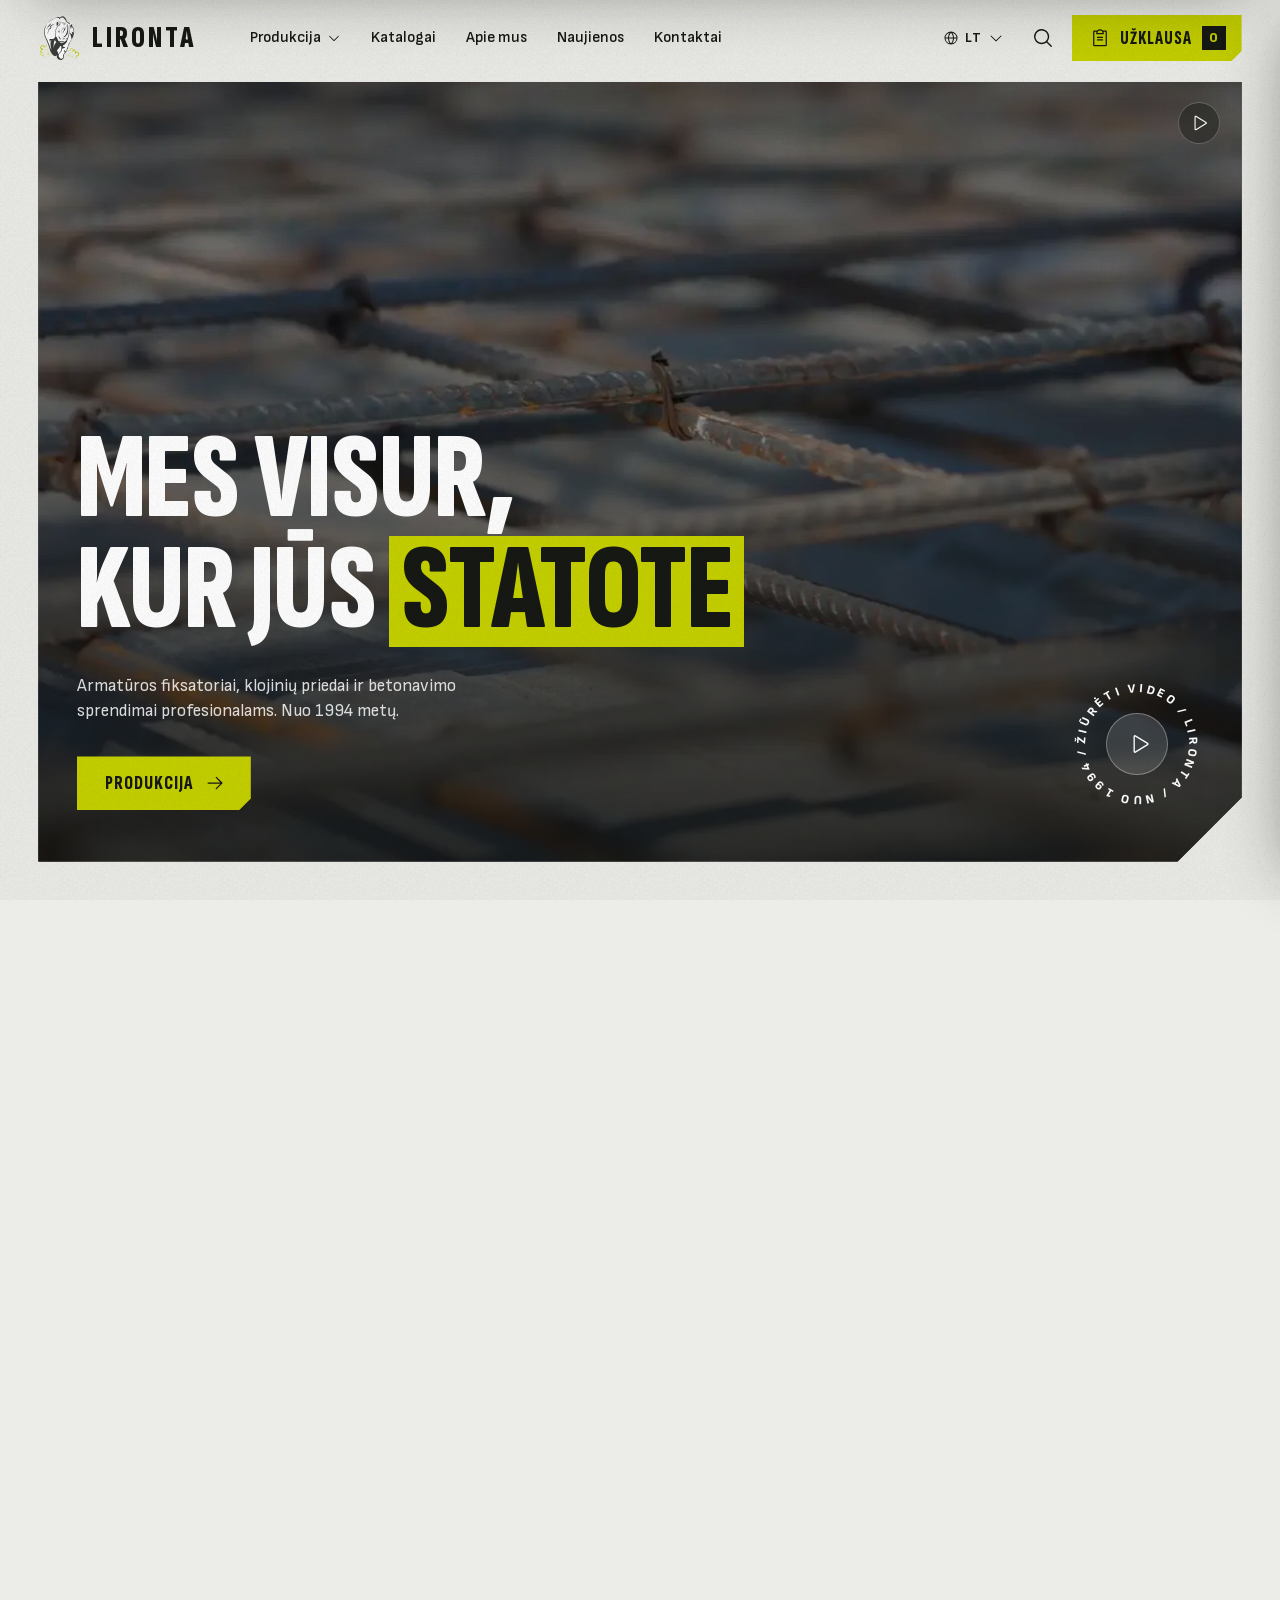
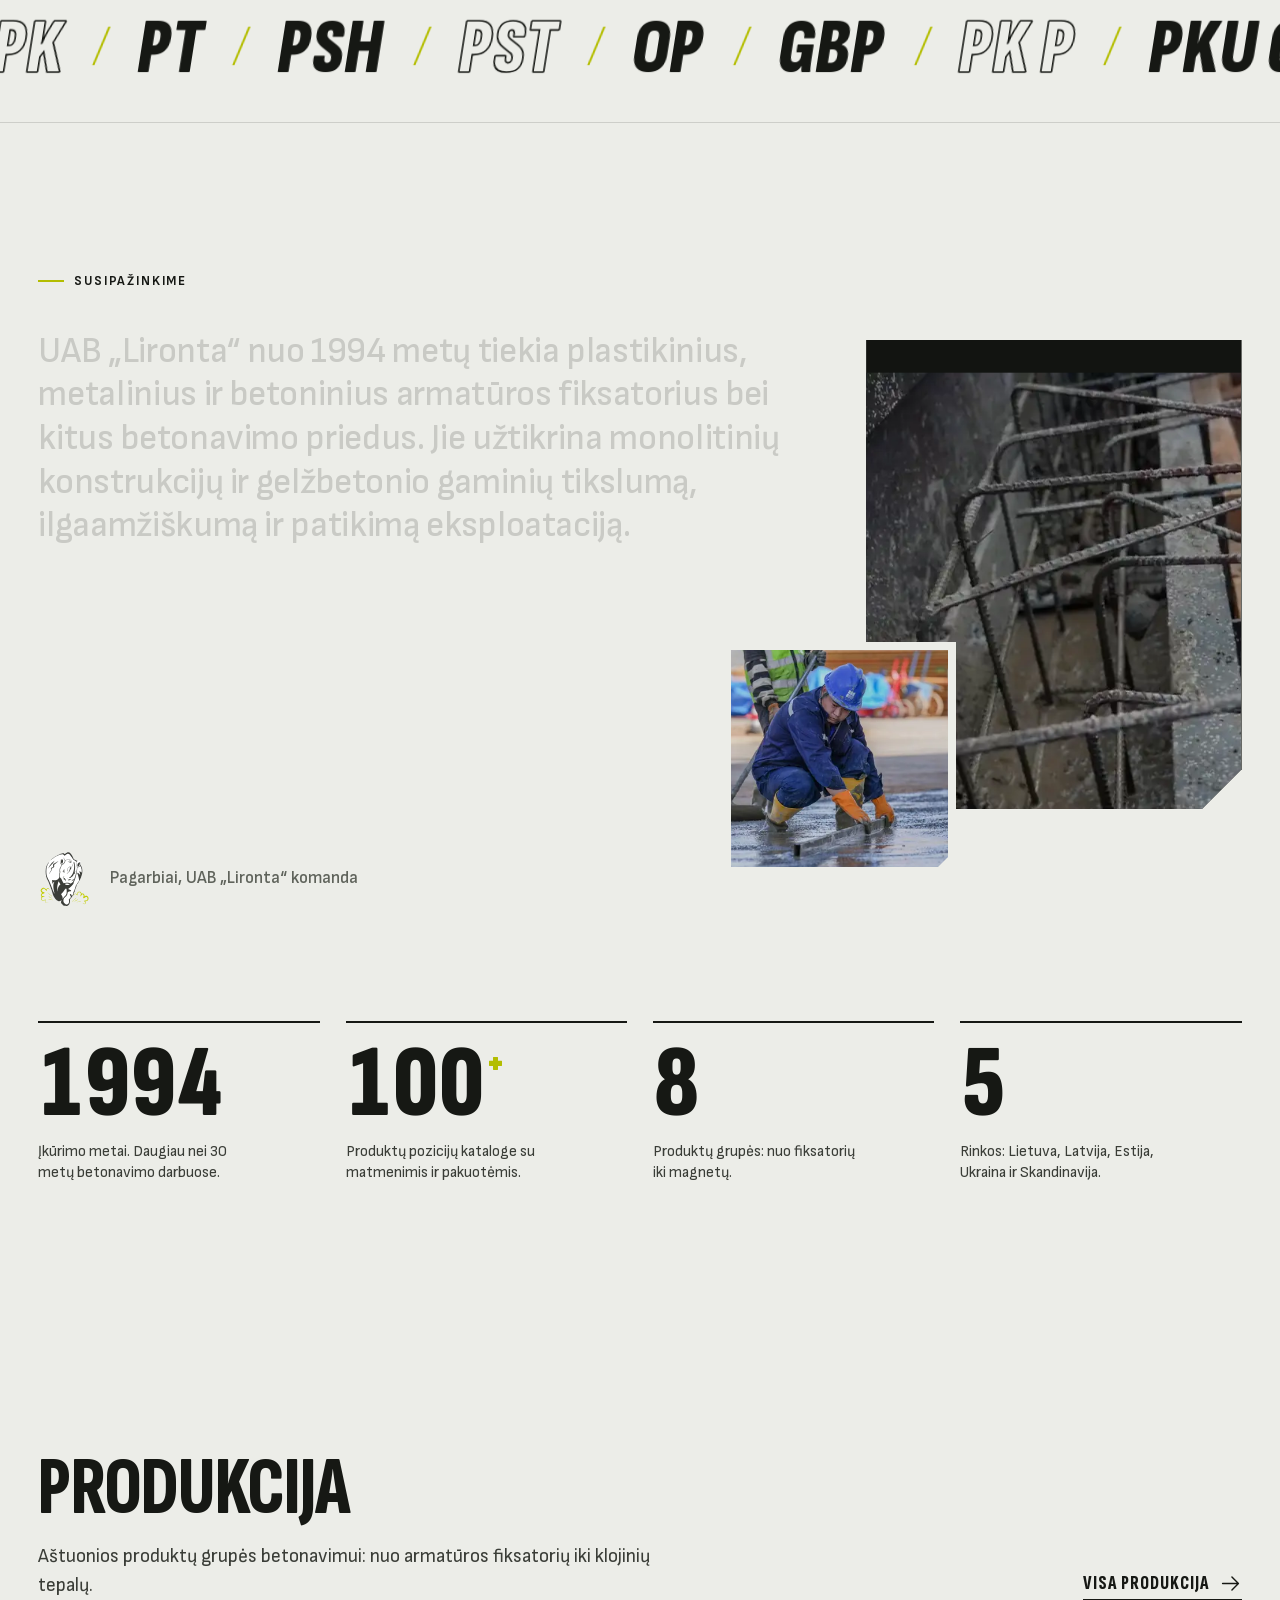
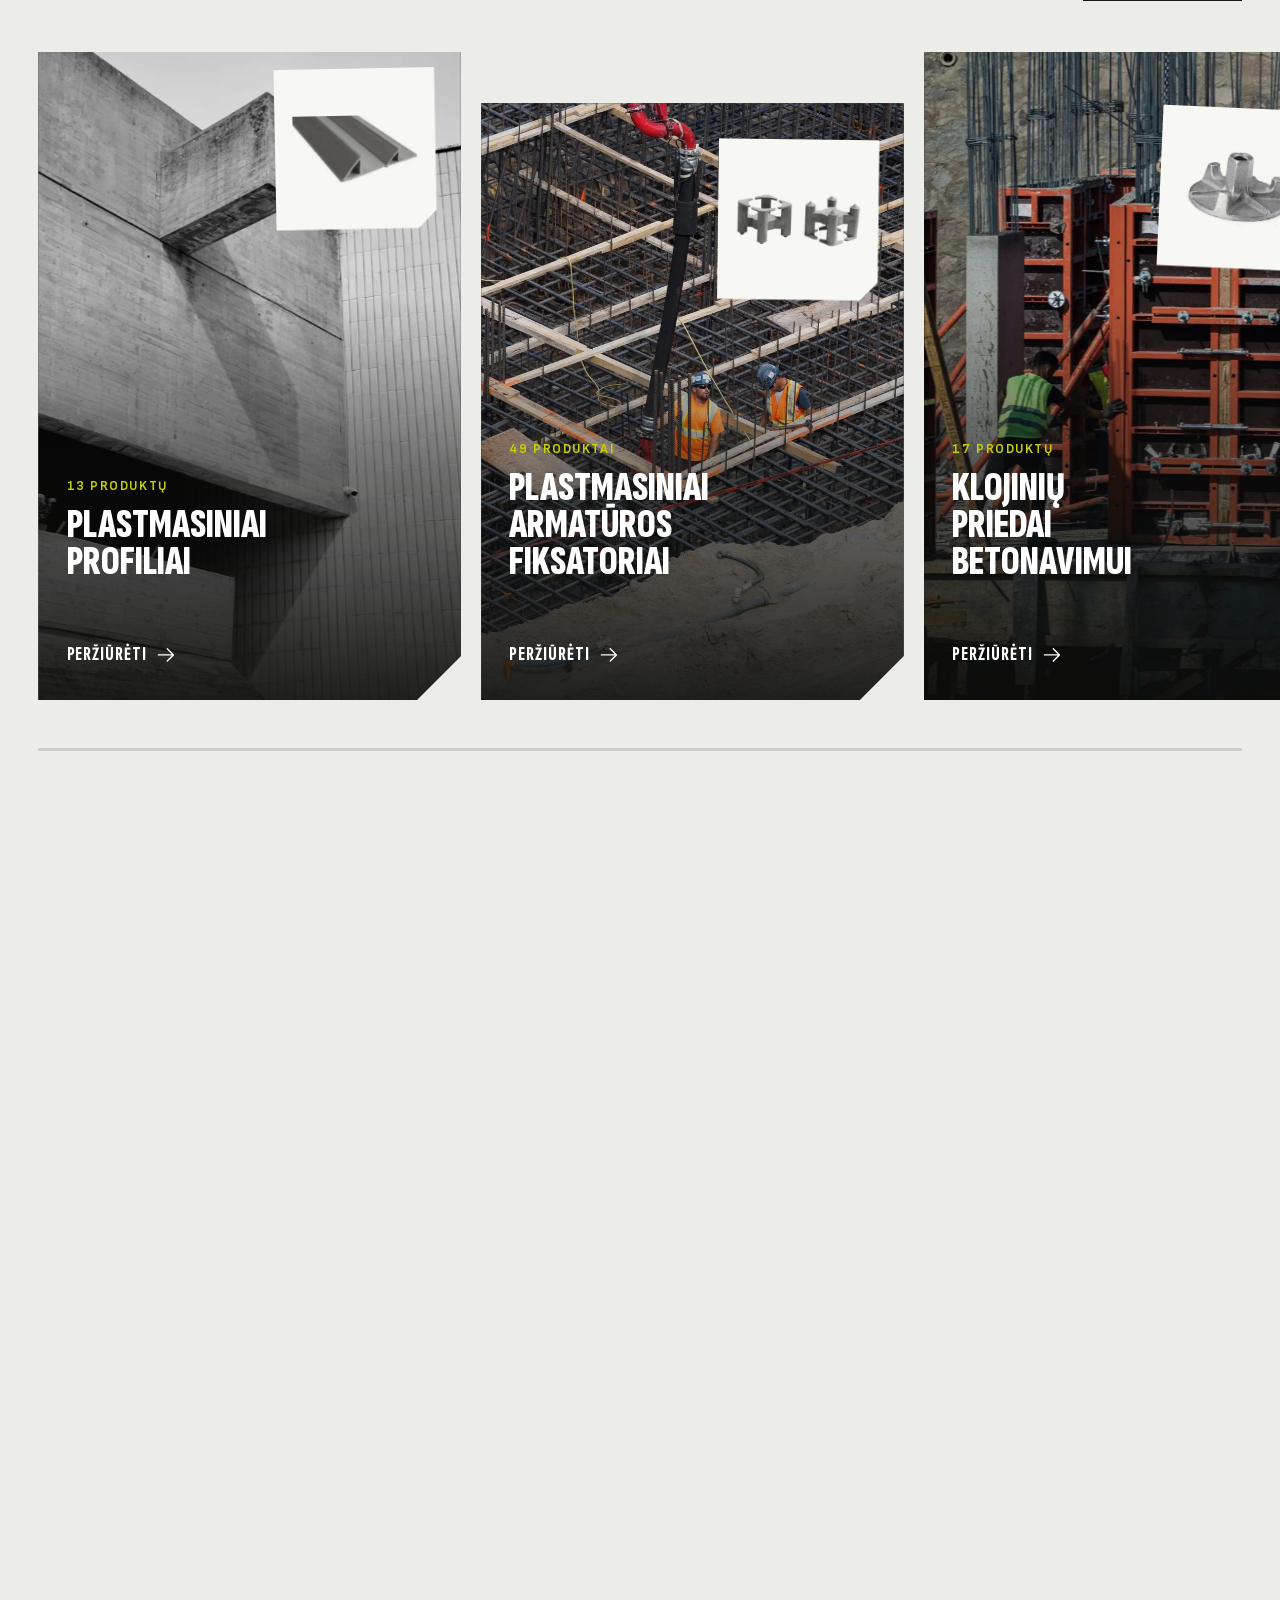
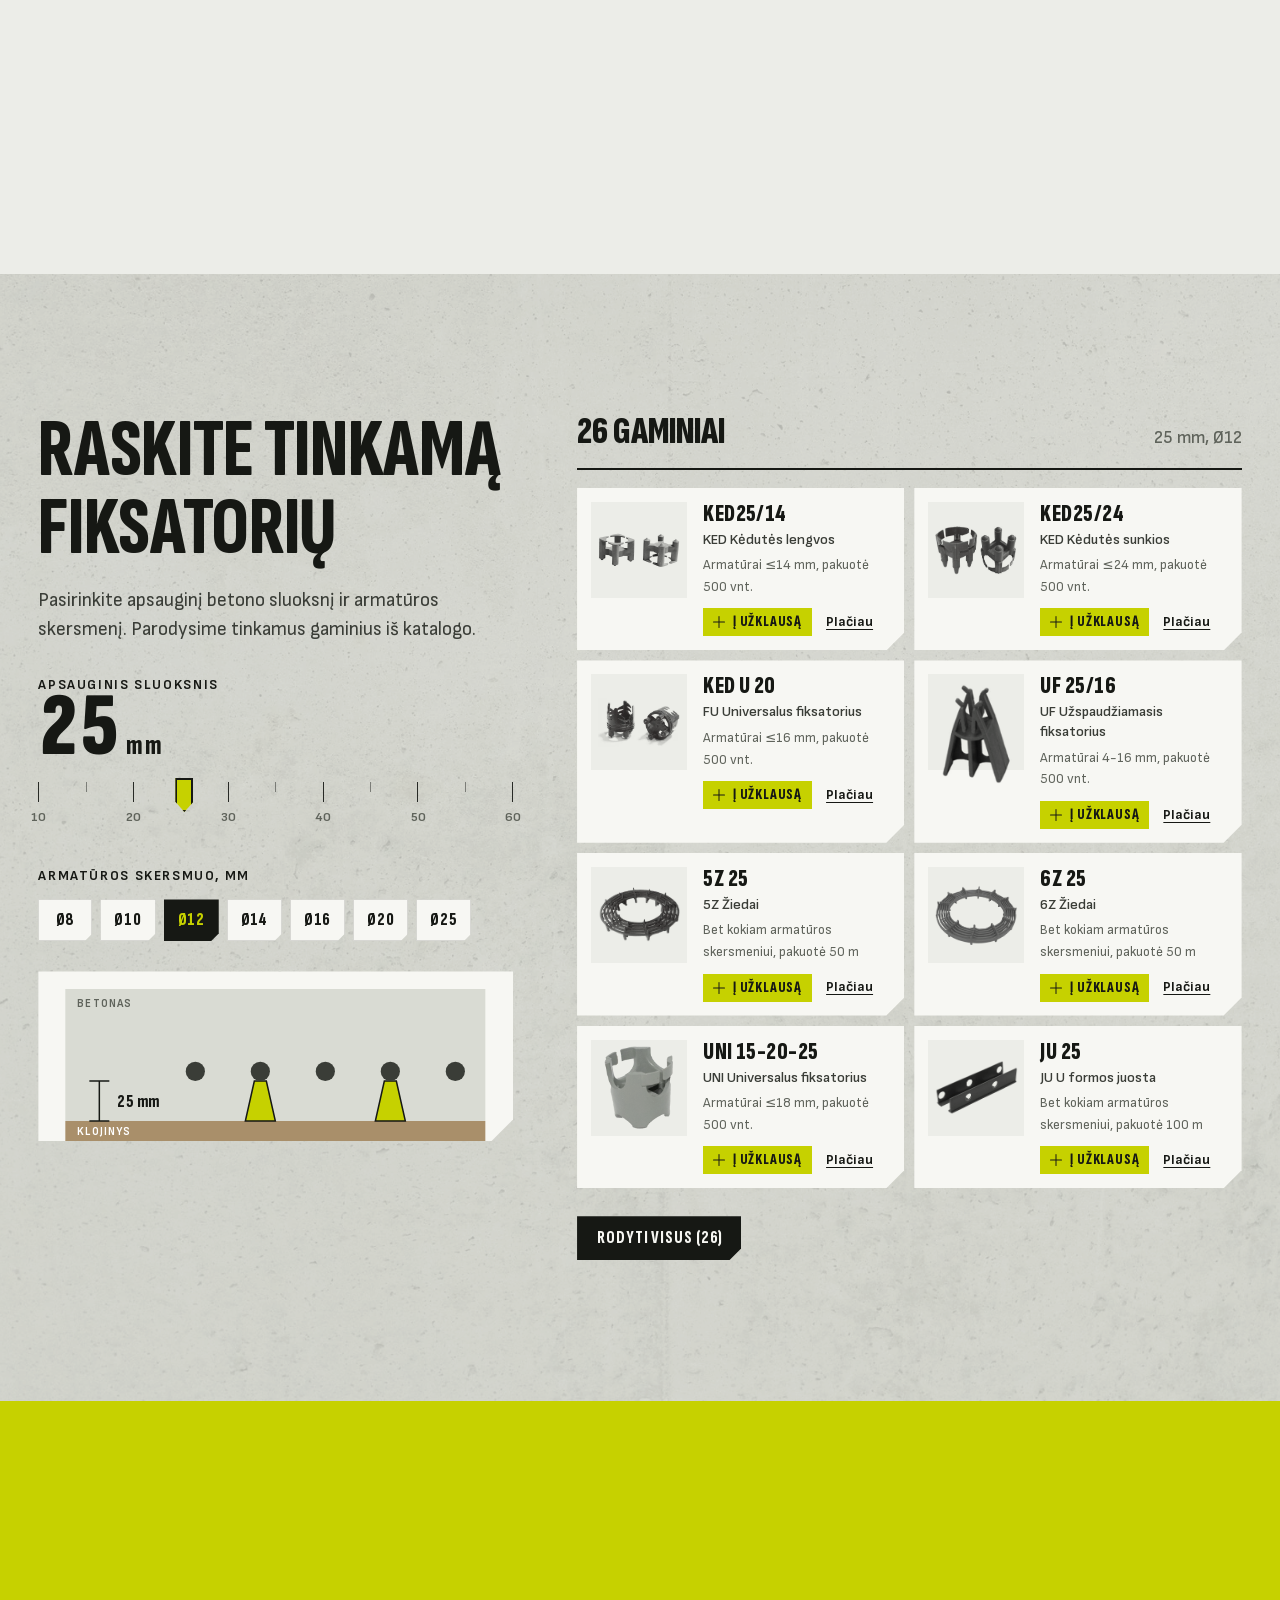
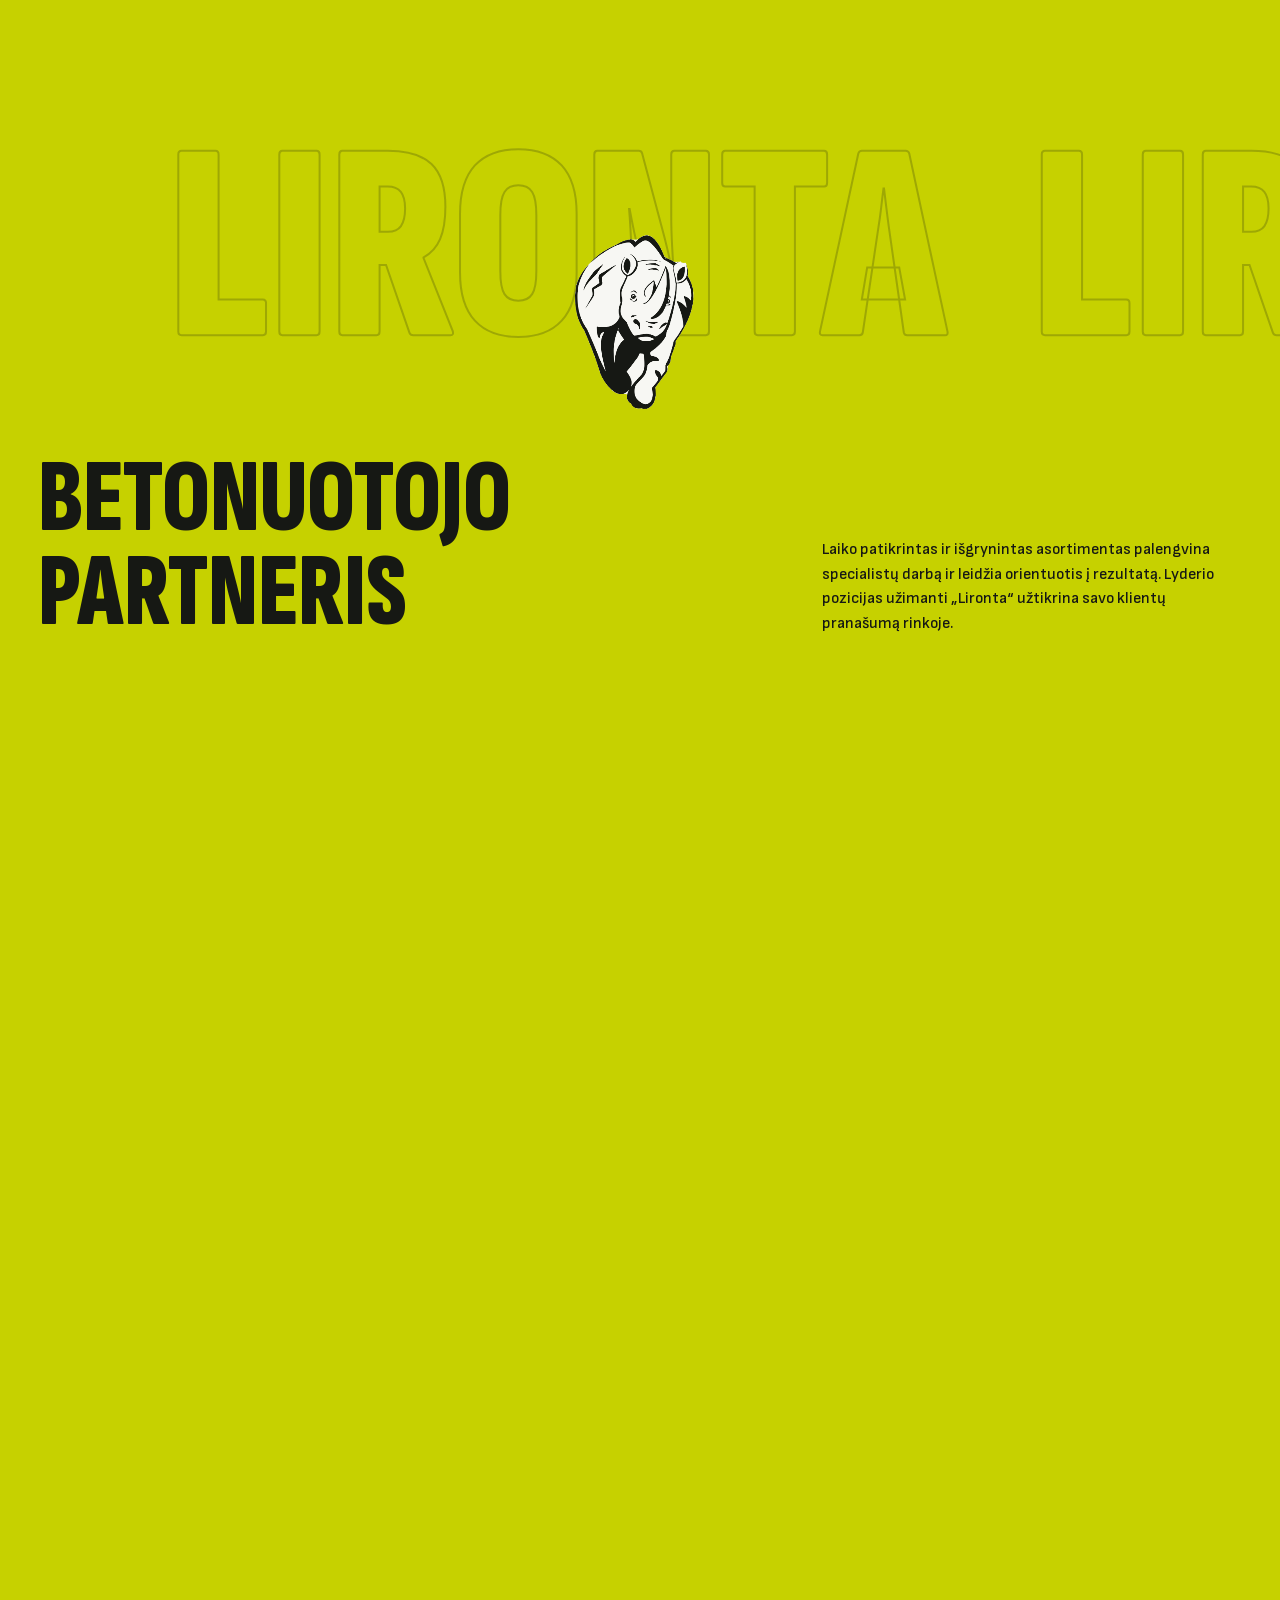
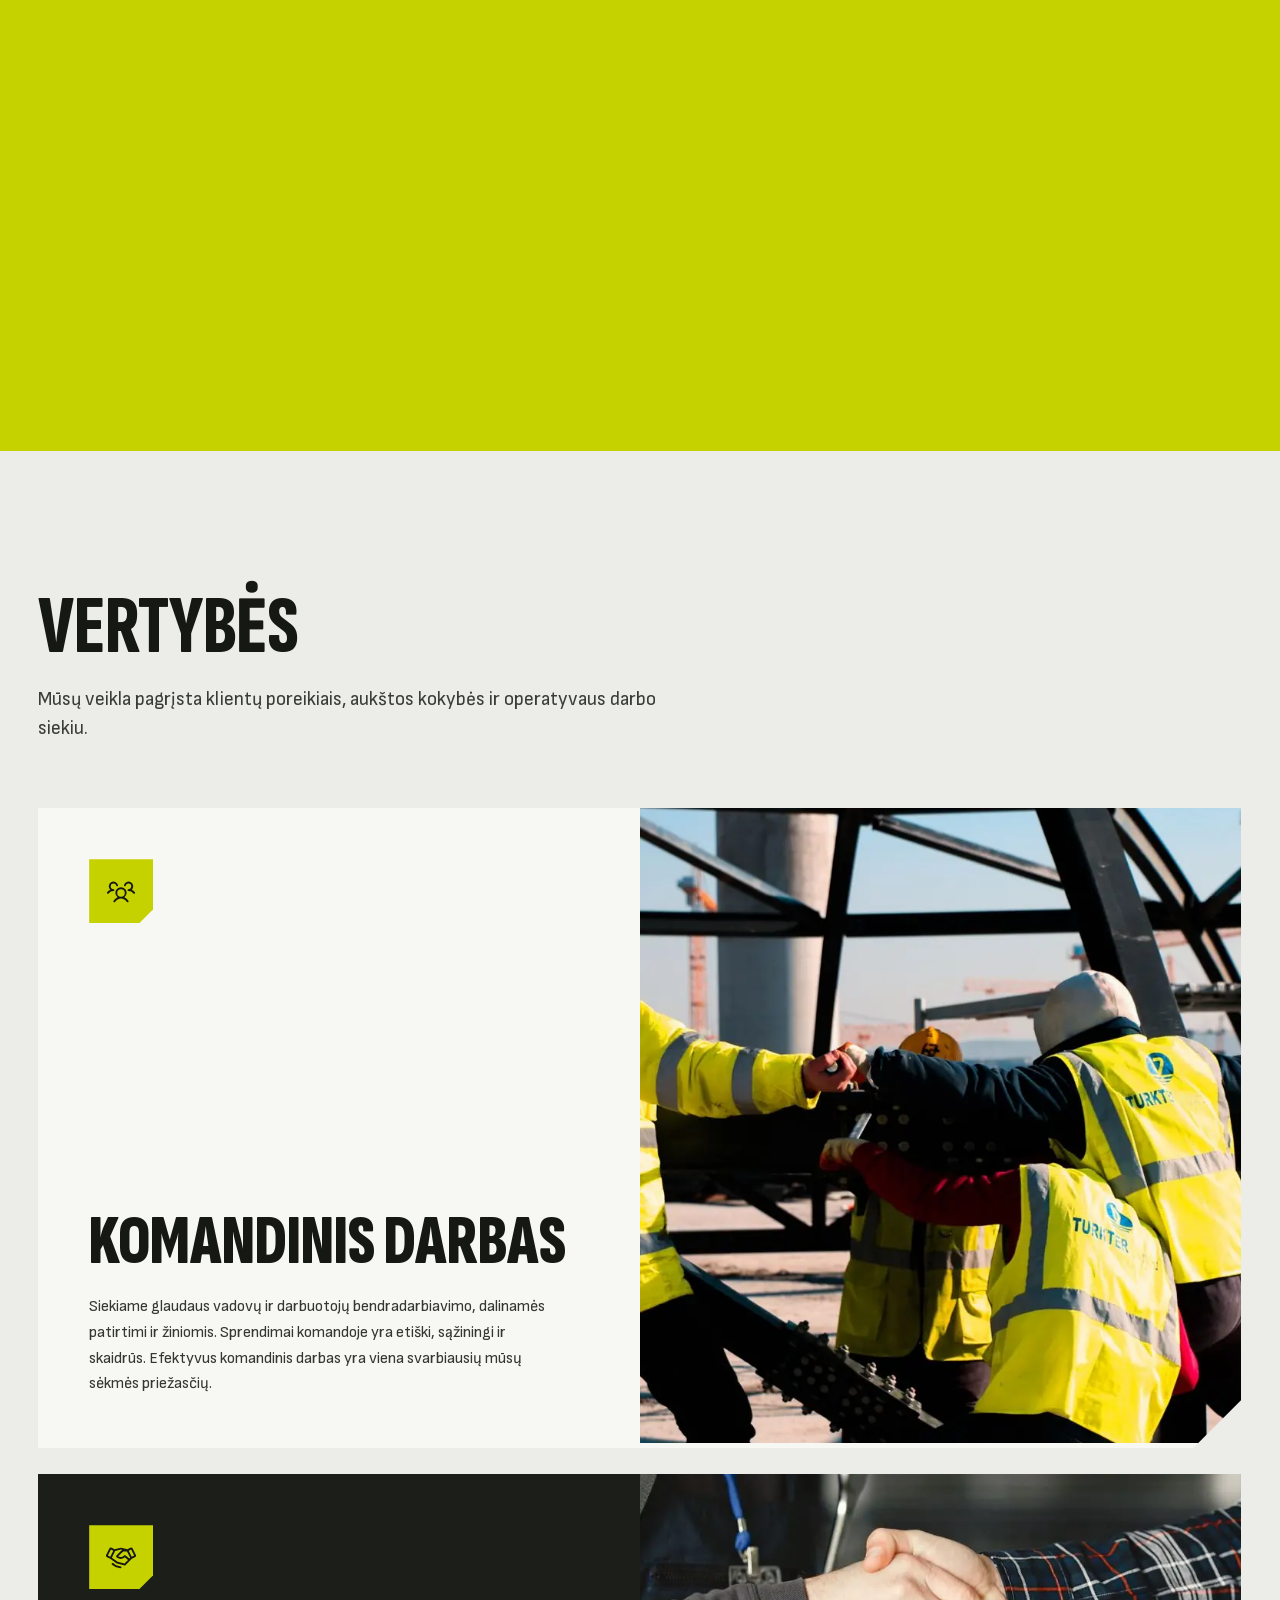
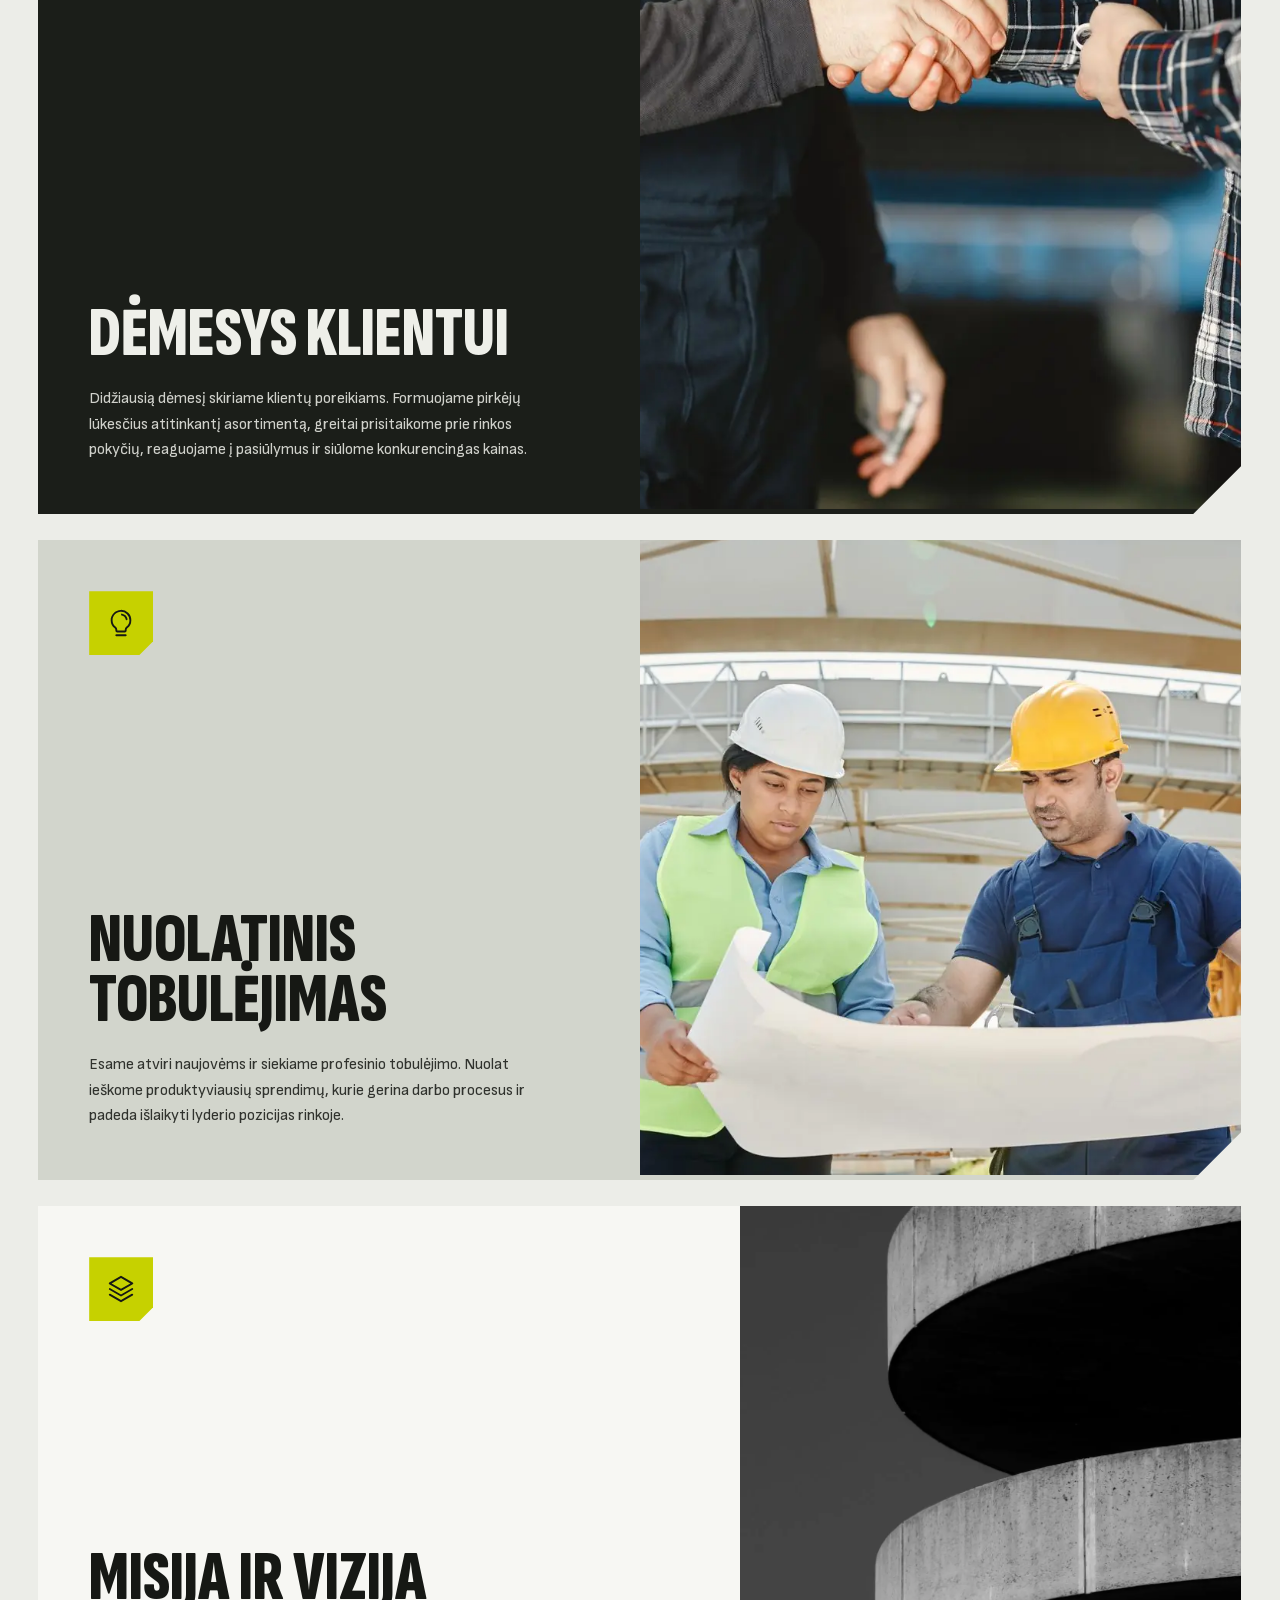
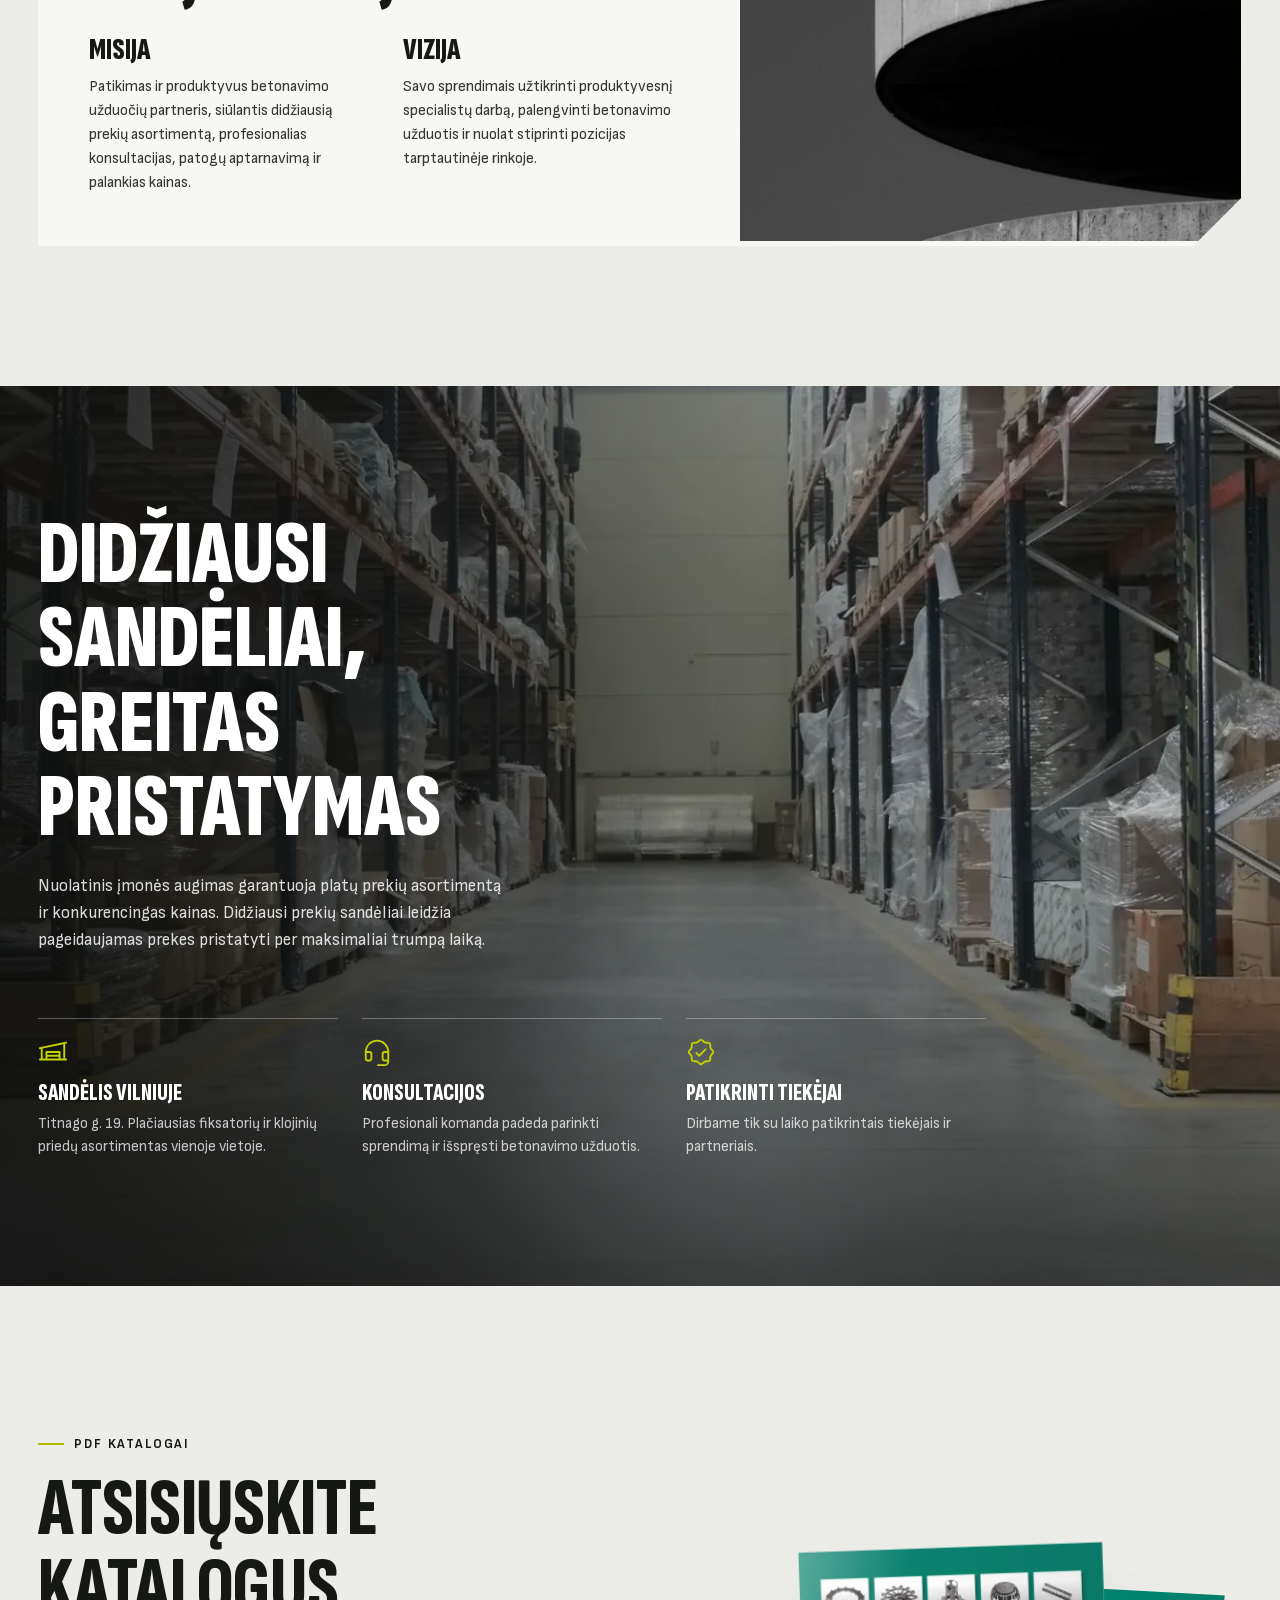
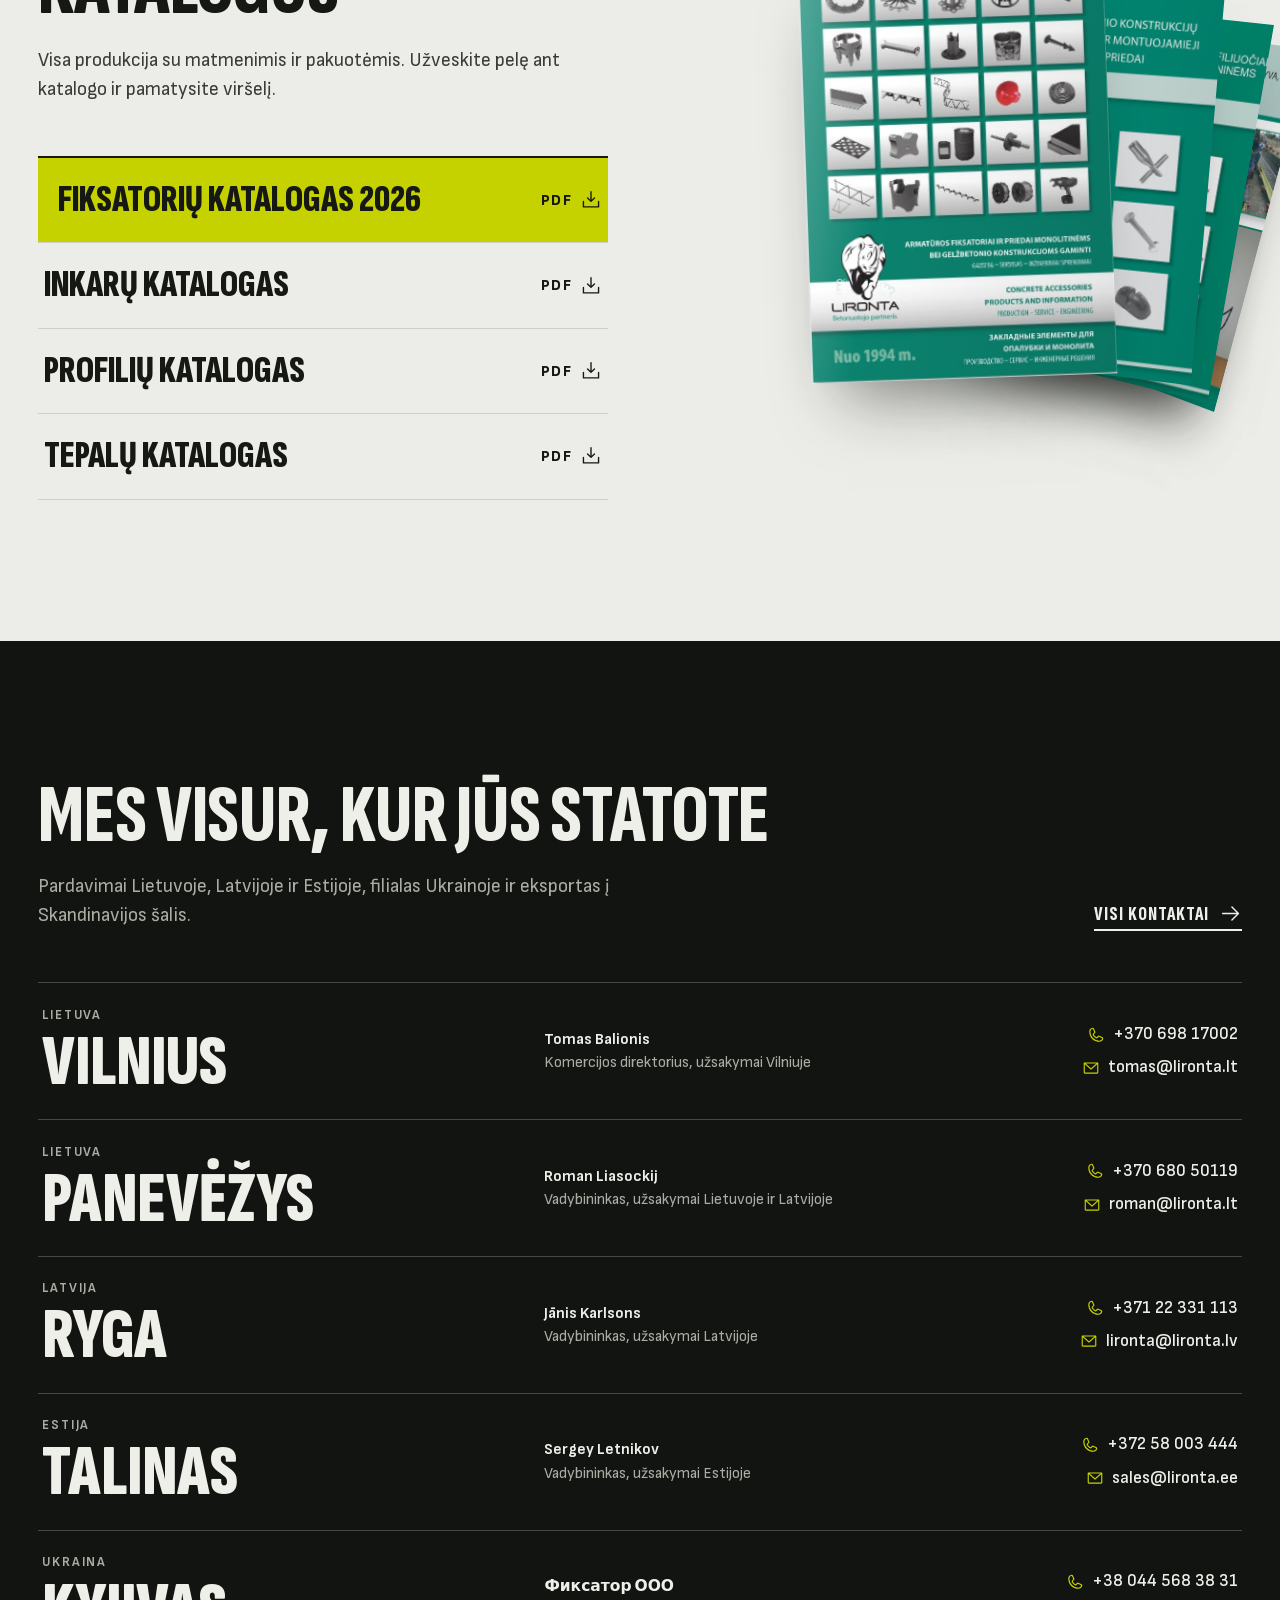
<file: index.html>
<!doctype html>
<html lang="lt" class="no-js">
<head>
<meta charset="utf-8">
<meta name="viewport" content="width=device-width, initial-scale=1, viewport-fit=cover">
<title>Lironta | Betonuotojo partneris nuo 1994 m.</title>
<meta name="description" content="Plastikiniai, metaliniai ir betoniniai armatūros fiksatoriai, klojinių priedai, profiliai, hidroizoliacija ir klojinių tepalai. UAB „Lironta“, Vilnius.">
<meta name="robots" content="noindex, nofollow">
<meta name="theme-color" content="#ECEDE8">
<link rel="icon" href="assets/img/brand/rhino.svg" type="image/svg+xml">
<link rel="preload" href="assets/fonts/sofia-sans-extra-condensed-normal-latin.woff2" as="font" type="font/woff2" crossorigin>
<link rel="preload" href="assets/fonts/sofia-sans-normal-latin.woff2" as="font" type="font/woff2" crossorigin>
<link rel="stylesheet" href="assets/css/fonts.css">
<link rel="stylesheet" href="assets/css/style.css">
<script>(function(h){h.className='js';if(/[?&]static=1/.test(location.search))h.classList.add('is-static');try{if(sessionStorage.getItem('lir-intro'))h.classList.add('no-intro')}catch(e){}})(document.documentElement);</script>
</head>
<body data-page="index">
<svg xmlns="http://www.w3.org/2000/svg" style="display:none" aria-hidden="true">
<symbol id="i-magnifying-glass" viewBox="0 0 256 256"><path d="M229.66,218.34l-50.07-50.06a88.11,88.11,0,1,0-11.31,11.31l50.06,50.07a8,8,0,0,0,11.32-11.32ZM40,112a72,72,0,1,1,72,72A72.08,72.08,0,0,1,40,112Z"/></symbol>
<symbol id="i-list" viewBox="0 0 256 256"><path d="M224,128a8,8,0,0,1-8,8H40a8,8,0,0,1,0-16H216A8,8,0,0,1,224,128ZM40,72H216a8,8,0,0,0,0-16H40a8,8,0,0,0,0,16ZM216,184H40a8,8,0,0,0,0,16H216a8,8,0,0,0,0-16Z"/></symbol>
<symbol id="i-x" viewBox="0 0 256 256"><path d="M205.66,194.34a8,8,0,0,1-11.32,11.32L128,139.31,61.66,205.66a8,8,0,0,1-11.32-11.32L116.69,128,50.34,61.66A8,8,0,0,1,61.66,50.34L128,116.69l66.34-66.35a8,8,0,0,1,11.32,11.32L139.31,128Z"/></symbol>
<symbol id="i-arrow-right" viewBox="0 0 256 256"><path d="M221.66,133.66l-72,72a8,8,0,0,1-11.32-11.32L196.69,136H40a8,8,0,0,1,0-16H196.69L138.34,61.66a8,8,0,0,1,11.32-11.32l72,72A8,8,0,0,1,221.66,133.66Z"/></symbol>
<symbol id="i-arrow-up-right" viewBox="0 0 256 256"><path d="M200,64V168a8,8,0,0,1-16,0V83.31L69.66,197.66a8,8,0,0,1-11.32-11.32L172.69,72H88a8,8,0,0,1,0-16H192A8,8,0,0,1,200,64Z"/></symbol>
<symbol id="i-arrow-left" viewBox="0 0 256 256"><path d="M224,128a8,8,0,0,1-8,8H59.31l58.35,58.34a8,8,0,0,1-11.32,11.32l-72-72a8,8,0,0,1,0-11.32l72-72a8,8,0,0,1,11.32,11.32L59.31,120H216A8,8,0,0,1,224,128Z"/></symbol>
<symbol id="i-arrow-down" viewBox="0 0 256 256"><path d="M205.66,149.66l-72,72a8,8,0,0,1-11.32,0l-72-72a8,8,0,0,1,11.32-11.32L120,196.69V40a8,8,0,0,1,16,0V196.69l58.34-58.35a8,8,0,0,1,11.32,11.32Z"/></symbol>
<symbol id="i-arrow-up" viewBox="0 0 256 256"><path d="M205.66,117.66a8,8,0,0,1-11.32,0L136,59.31V216a8,8,0,0,1-16,0V59.31L61.66,117.66a8,8,0,0,1-11.32-11.32l72-72a8,8,0,0,1,11.32,0l72,72A8,8,0,0,1,205.66,117.66Z"/></symbol>
<symbol id="i-caret-down" viewBox="0 0 256 256"><path d="M213.66,101.66l-80,80a8,8,0,0,1-11.32,0l-80-80A8,8,0,0,1,53.66,90.34L128,164.69l74.34-74.35a8,8,0,0,1,11.32,11.32Z"/></symbol>
<symbol id="i-caret-right" viewBox="0 0 256 256"><path d="M181.66,133.66l-80,80a8,8,0,0,1-11.32-11.32L164.69,128,90.34,53.66a8,8,0,0,1,11.32-11.32l80,80A8,8,0,0,1,181.66,133.66Z"/></symbol>
<symbol id="i-caret-left" viewBox="0 0 256 256"><path d="M165.66,202.34a8,8,0,0,1-11.32,11.32l-80-80a8,8,0,0,1,0-11.32l80-80a8,8,0,0,1,11.32,11.32L91.31,128Z"/></symbol>
<symbol id="i-phone" viewBox="0 0 256 256"><path d="M222.37,158.46l-47.11-21.11-.13-.06a16,16,0,0,0-15.17,1.4,8.12,8.12,0,0,0-.75.56L134.87,160c-15.42-7.49-31.34-23.29-38.83-38.51l20.78-24.71c.2-.25.39-.5.57-.77a16,16,0,0,0,1.32-15.06l0-.12L97.54,33.64a16,16,0,0,0-16.62-9.52A56.26,56.26,0,0,0,32,80c0,79.4,64.6,144,144,144a56.26,56.26,0,0,0,55.88-48.92A16,16,0,0,0,222.37,158.46ZM176,208A128.14,128.14,0,0,1,48,80,40.2,40.2,0,0,1,82.87,40a.61.61,0,0,0,0,.12l21,47L83.2,111.86a6.13,6.13,0,0,0-.57.77,16,16,0,0,0-1,15.7c9.06,18.53,27.73,37.06,46.46,46.11a16,16,0,0,0,15.75-1.14,8.44,8.44,0,0,0,.74-.56L168.89,152l47,21.05h0s.08,0,.11,0A40.21,40.21,0,0,1,176,208Z"/></symbol>
<symbol id="i-envelope-simple" viewBox="0 0 256 256"><path d="M224,48H32a8,8,0,0,0-8,8V192a16,16,0,0,0,16,16H216a16,16,0,0,0,16-16V56A8,8,0,0,0,224,48ZM203.43,64,128,133.15,52.57,64ZM216,192H40V74.19l82.59,75.71a8,8,0,0,0,10.82,0L216,74.19V192Z"/></symbol>
<symbol id="i-map-pin" viewBox="0 0 256 256"><path d="M128,64a40,40,0,1,0,40,40A40,40,0,0,0,128,64Zm0,64a24,24,0,1,1,24-24A24,24,0,0,1,128,128Zm0-112a88.1,88.1,0,0,0-88,88c0,31.4,14.51,64.68,42,96.25a254.19,254.19,0,0,0,41.45,38.3,8,8,0,0,0,9.18,0A254.19,254.19,0,0,0,174,200.25c27.45-31.57,42-64.85,42-96.25A88.1,88.1,0,0,0,128,16Zm0,206c-16.53-13-72-60.75-72-118a72,72,0,0,1,144,0C200,161.23,144.53,209,128,222Z"/></symbol>
<symbol id="i-download-simple" viewBox="0 0 256 256"><path d="M224,144v64a8,8,0,0,1-8,8H40a8,8,0,0,1-8-8V144a8,8,0,0,1,16,0v56H208V144a8,8,0,0,1,16,0Zm-101.66,5.66a8,8,0,0,0,11.32,0l40-40a8,8,0,0,0-11.32-11.32L136,124.69V32a8,8,0,0,0-16,0v92.69L93.66,98.34a8,8,0,0,0-11.32,11.32Z"/></symbol>
<symbol id="i-file-pdf" viewBox="0 0 256 256"><path d="M224,152a8,8,0,0,1-8,8H192v16h16a8,8,0,0,1,0,16H192v16a8,8,0,0,1-16,0V152a8,8,0,0,1,8-8h32A8,8,0,0,1,224,152ZM92,172a28,28,0,0,1-28,28H56v8a8,8,0,0,1-16,0V152a8,8,0,0,1,8-8H64A28,28,0,0,1,92,172Zm-16,0a12,12,0,0,0-12-12H56v24h8A12,12,0,0,0,76,172Zm88,8a36,36,0,0,1-36,36H112a8,8,0,0,1-8-8V152a8,8,0,0,1,8-8h16A36,36,0,0,1,164,180Zm-16,0a20,20,0,0,0-20-20h-8v40h8A20,20,0,0,0,148,180ZM40,112V40A16,16,0,0,1,56,24h96a8,8,0,0,1,5.66,2.34l56,56A8,8,0,0,1,216,88v24a8,8,0,0,1-16,0V96H152a8,8,0,0,1-8-8V40H56v72a8,8,0,0,1-16,0ZM160,80h28.69L160,51.31Z"/></symbol>
<symbol id="i-play" viewBox="0 0 256 256"><path d="M232.4,114.49,88.32,26.35a16,16,0,0,0-16.2-.3A15.86,15.86,0,0,0,64,39.87V216.13A15.94,15.94,0,0,0,80,232a16.07,16.07,0,0,0,8.36-2.35L232.4,141.51a15.81,15.81,0,0,0,0-27ZM80,215.94V40l143.83,88Z"/></symbol>
<symbol id="i-pause" viewBox="0 0 256 256"><path d="M200,32H160a16,16,0,0,0-16,16V208a16,16,0,0,0,16,16h40a16,16,0,0,0,16-16V48A16,16,0,0,0,200,32Zm0,176H160V48h40ZM96,32H56A16,16,0,0,0,40,48V208a16,16,0,0,0,16,16H96a16,16,0,0,0,16-16V48A16,16,0,0,0,96,32Zm0,176H56V48H96Z"/></symbol>
<symbol id="i-plus" viewBox="0 0 256 256"><path d="M224,128a8,8,0,0,1-8,8H136v80a8,8,0,0,1-16,0V136H40a8,8,0,0,1,0-16h80V40a8,8,0,0,1,16,0v80h80A8,8,0,0,1,224,128Z"/></symbol>
<symbol id="i-minus" viewBox="0 0 256 256"><path d="M224,128a8,8,0,0,1-8,8H40a8,8,0,0,1,0-16H216A8,8,0,0,1,224,128Z"/></symbol>
<symbol id="i-check" viewBox="0 0 256 256"><path d="M229.66,77.66l-128,128a8,8,0,0,1-11.32,0l-56-56a8,8,0,0,1,11.32-11.32L96,188.69,218.34,66.34a8,8,0,0,1,11.32,11.32Z"/></symbol>
<symbol id="i-clipboard-text" viewBox="0 0 256 256"><path d="M168,152a8,8,0,0,1-8,8H96a8,8,0,0,1,0-16h64A8,8,0,0,1,168,152Zm-8-40H96a8,8,0,0,0,0,16h64a8,8,0,0,0,0-16Zm56-64V216a16,16,0,0,1-16,16H56a16,16,0,0,1-16-16V48A16,16,0,0,1,56,32H92.26a47.92,47.92,0,0,1,71.48,0H200A16,16,0,0,1,216,48ZM96,64h64a32,32,0,0,0-64,0ZM200,48H173.25A47.93,47.93,0,0,1,176,64v8a8,8,0,0,1-8,8H88a8,8,0,0,1-8-8V64a47.93,47.93,0,0,1,2.75-16H56V216H200Z"/></symbol>
<symbol id="i-trash" viewBox="0 0 256 256"><path d="M216,48H176V40a24,24,0,0,0-24-24H104A24,24,0,0,0,80,40v8H40a8,8,0,0,0,0,16h8V208a16,16,0,0,0,16,16H192a16,16,0,0,0,16-16V64h8a8,8,0,0,0,0-16ZM96,40a8,8,0,0,1,8-8h48a8,8,0,0,1,8,8v8H96Zm96,168H64V64H192ZM112,104v64a8,8,0,0,1-16,0V104a8,8,0,0,1,16,0Zm48,0v64a8,8,0,0,1-16,0V104a8,8,0,0,1,16,0Z"/></symbol>
<symbol id="i-globe-simple" viewBox="0 0 256 256"><path d="M128,24h0A104,104,0,1,0,232,128,104.12,104.12,0,0,0,128,24Zm87.62,96H175.79C174,83.49,159.94,57.67,148.41,42.4A88.19,88.19,0,0,1,215.63,120ZM96.23,136h63.54c-2.31,41.61-22.23,67.11-31.77,77C118.45,203.1,98.54,177.6,96.23,136Zm0-16C98.54,78.39,118.46,52.89,128,43c9.55,9.93,29.46,35.43,31.77,77Zm11.36-77.6C96.06,57.67,82,83.49,80.21,120H40.37A88.19,88.19,0,0,1,107.59,42.4ZM40.37,136H80.21c1.82,36.51,15.85,62.33,27.38,77.6A88.19,88.19,0,0,1,40.37,136Zm108,77.6c11.53-15.27,25.56-41.09,27.38-77.6h39.84A88.19,88.19,0,0,1,148.41,213.6Z"/></symbol>
<symbol id="i-truck" viewBox="0 0 256 256"><path d="M255.42,117l-14-35A15.93,15.93,0,0,0,226.58,72H192V64a8,8,0,0,0-8-8H32A16,16,0,0,0,16,72V184a16,16,0,0,0,16,16H49a32,32,0,0,0,62,0h50a32,32,0,0,0,62,0h17a16,16,0,0,0,16-16V120A7.94,7.94,0,0,0,255.42,117ZM192,88h34.58l9.6,24H192ZM32,72H176v64H32ZM80,208a16,16,0,1,1,16-16A16,16,0,0,1,80,208Zm81-24H111a32,32,0,0,0-62,0H32V152H176v12.31A32.11,32.11,0,0,0,161,184Zm31,24a16,16,0,1,1,16-16A16,16,0,0,1,192,208Zm48-24H223a32.06,32.06,0,0,0-31-24V128h48Z"/></symbol>
<symbol id="i-warehouse" viewBox="0 0 256 256"><path d="M240,184h-8V57.9l9.67-2.08a8,8,0,1,0-3.35-15.64l-224,48A8,8,0,0,0,16,104a8.16,8.16,0,0,0,1.69-.18L24,102.47V184H16a8,8,0,0,0,0,16H240a8,8,0,0,0,0-16ZM40,99,216,61.33V184H192V128a8,8,0,0,0-8-8H72a8,8,0,0,0-8,8v56H40Zm136,53H80V136h96ZM80,168h96v16H80Z"/></symbol>
<symbol id="i-headset" viewBox="0 0 256 256"><path d="M201.89,54.66A103.43,103.43,0,0,0,128.79,24H128A104,104,0,0,0,24,128v56a24,24,0,0,0,24,24H64a24,24,0,0,0,24-24V144a24,24,0,0,0-24-24H40.36A88.12,88.12,0,0,1,190.54,65.93,87.39,87.39,0,0,1,215.65,120H192a24,24,0,0,0-24,24v40a24,24,0,0,0,24,24h24a24,24,0,0,1-24,24H136a8,8,0,0,0,0,16h56a40,40,0,0,0,40-40V128A103.41,103.41,0,0,0,201.89,54.66ZM64,136a8,8,0,0,1,8,8v40a8,8,0,0,1-8,8H48a8,8,0,0,1-8-8V136Zm128,56a8,8,0,0,1-8-8V144a8,8,0,0,1,8-8h24v56Z"/></symbol>
<symbol id="i-seal-check" viewBox="0 0 256 256"><path d="M225.86,102.82c-3.77-3.94-7.67-8-9.14-11.57-1.36-3.27-1.44-8.69-1.52-13.94-.15-9.76-.31-20.82-8-28.51s-18.75-7.85-28.51-8c-5.25-.08-10.67-.16-13.94-1.52-3.56-1.47-7.63-5.37-11.57-9.14C146.28,23.51,138.44,16,128,16s-18.27,7.51-25.18,14.14c-3.94,3.77-8,7.67-11.57,9.14C88,40.64,82.56,40.72,77.31,40.8c-9.76.15-20.82.31-28.51,8S41,67.55,40.8,77.31c-.08,5.25-.16,10.67-1.52,13.94-1.47,3.56-5.37,7.63-9.14,11.57C23.51,109.72,16,117.56,16,128s7.51,18.27,14.14,25.18c3.77,3.94,7.67,8,9.14,11.57,1.36,3.27,1.44,8.69,1.52,13.94.15,9.76.31,20.82,8,28.51s18.75,7.85,28.51,8c5.25.08,10.67.16,13.94,1.52,3.56,1.47,7.63,5.37,11.57,9.14C109.72,232.49,117.56,240,128,240s18.27-7.51,25.18-14.14c3.94-3.77,8-7.67,11.57-9.14,3.27-1.36,8.69-1.44,13.94-1.52,9.76-.15,20.82-.31,28.51-8s7.85-18.75,8-28.51c.08-5.25.16-10.67,1.52-13.94,1.47-3.56,5.37-7.63,9.14-11.57C232.49,146.28,240,138.44,240,128S232.49,109.73,225.86,102.82Zm-11.55,39.29c-4.79,5-9.75,10.17-12.38,16.52-2.52,6.1-2.63,13.07-2.73,19.82-.1,7-.21,14.33-3.32,17.43s-10.39,3.22-17.43,3.32c-6.75.1-13.72.21-19.82,2.73-6.35,2.63-11.52,7.59-16.52,12.38S132,224,128,224s-9.15-4.92-14.11-9.69-10.17-9.75-16.52-12.38c-6.1-2.52-13.07-2.63-19.82-2.73-7-.1-14.33-.21-17.43-3.32s-3.22-10.39-3.32-17.43c-.1-6.75-.21-13.72-2.73-19.82-2.63-6.35-7.59-11.52-12.38-16.52S32,132,32,128s4.92-9.15,9.69-14.11,9.75-10.17,12.38-16.52c2.52-6.1,2.63-13.07,2.73-19.82.1-7,.21-14.33,3.32-17.43S70.51,56.9,77.55,56.8c6.75-.1,13.72-.21,19.82-2.73,6.35-2.63,11.52-7.59,16.52-12.38S124,32,128,32s9.15,4.92,14.11,9.69,10.17,9.75,16.52,12.38c6.1,2.52,13.07,2.63,19.82,2.73,7,.1,14.33.21,17.43,3.32s3.22,10.39,3.32,17.43c.1,6.75.21,13.72,2.73,19.82,2.63,6.35,7.59,11.52,12.38,16.52S224,124,224,128,219.08,137.15,214.31,142.11ZM173.66,98.34a8,8,0,0,1,0,11.32l-56,56a8,8,0,0,1-11.32,0l-24-24a8,8,0,0,1,11.32-11.32L112,148.69l50.34-50.35A8,8,0,0,1,173.66,98.34Z"/></symbol>
<symbol id="i-funnel" viewBox="0 0 256 256"><path d="M230.6,49.53A15.81,15.81,0,0,0,216,40H40A16,16,0,0,0,28.19,66.76l.08.09L96,139.17V216a16,16,0,0,0,24.87,13.32l32-21.34A16,16,0,0,0,160,194.66V139.17l67.74-72.32.08-.09A15.8,15.8,0,0,0,230.6,49.53ZM40,56h0Zm106.18,74.58A8,8,0,0,0,144,136v58.66L112,216V136a8,8,0,0,0-2.16-5.47L40,56H216Z"/></symbol>
<symbol id="i-squares-four" viewBox="0 0 256 256"><path d="M104,40H56A16,16,0,0,0,40,56v48a16,16,0,0,0,16,16h48a16,16,0,0,0,16-16V56A16,16,0,0,0,104,40Zm0,64H56V56h48v48Zm96-64H152a16,16,0,0,0-16,16v48a16,16,0,0,0,16,16h48a16,16,0,0,0,16-16V56A16,16,0,0,0,200,40Zm0,64H152V56h48v48Zm-96,32H56a16,16,0,0,0-16,16v48a16,16,0,0,0,16,16h48a16,16,0,0,0,16-16V152A16,16,0,0,0,104,136Zm0,64H56V152h48v48Zm96-64H152a16,16,0,0,0-16,16v48a16,16,0,0,0,16,16h48a16,16,0,0,0,16-16V152A16,16,0,0,0,200,136Zm0,64H152V152h48v48Z"/></symbol>
<symbol id="i-rows" viewBox="0 0 256 256"><path d="M208,136H48a16,16,0,0,0-16,16v40a16,16,0,0,0,16,16H208a16,16,0,0,0,16-16V152A16,16,0,0,0,208,136Zm0,56H48V152H208v40Zm0-144H48A16,16,0,0,0,32,64v40a16,16,0,0,0,16,16H208a16,16,0,0,0,16-16V64A16,16,0,0,0,208,48Zm0,56H48V64H208v40Z"/></symbol>
<symbol id="i-arrows-out-simple" viewBox="0 0 256 256"><path d="M216,48V96a8,8,0,0,1-16,0V67.31l-50.34,50.35a8,8,0,0,1-11.32-11.32L188.69,56H160a8,8,0,0,1,0-16h48A8,8,0,0,1,216,48ZM106.34,138.34,56,188.69V160a8,8,0,0,0-16,0v48a8,8,0,0,0,8,8H96a8,8,0,0,0,0-16H67.31l50.35-50.34a8,8,0,0,0-11.32-11.32Z"/></symbol>
<symbol id="i-ruler" viewBox="0 0 256 256"><path d="M235.32,73.37,182.63,20.69a16,16,0,0,0-22.63,0L20.68,160a16,16,0,0,0,0,22.63l52.69,52.68a16,16,0,0,0,22.63,0L235.32,96A16,16,0,0,0,235.32,73.37ZM84.68,224,32,171.31l32-32,26.34,26.35a8,8,0,0,0,11.32-11.32L75.31,128,96,107.31l26.34,26.35a8,8,0,0,0,11.32-11.32L107.31,96,128,75.31l26.34,26.35a8,8,0,0,0,11.32-11.32L139.31,64l32-32L224,84.69Z"/></symbol>
<symbol id="i-package" viewBox="0 0 256 256"><path d="M223.68,66.15,135.68,18a15.88,15.88,0,0,0-15.36,0l-88,48.17a16,16,0,0,0-8.32,14v95.64a16,16,0,0,0,8.32,14l88,48.17a15.88,15.88,0,0,0,15.36,0l88-48.17a16,16,0,0,0,8.32-14V80.18A16,16,0,0,0,223.68,66.15ZM128,32l80.34,44-29.77,16.3-80.35-44ZM128,120,47.66,76l33.9-18.56,80.34,44ZM40,90l80,43.78v85.79L40,175.82Zm176,85.78h0l-80,43.79V133.82l32-17.51V152a8,8,0,0,0,16,0V107.55L216,90v85.77Z"/></symbol>
<symbol id="i-cube" viewBox="0 0 256 256"><path d="M223.68,66.15,135.68,18h0a15.88,15.88,0,0,0-15.36,0l-88,48.17a16,16,0,0,0-8.32,14v95.64a16,16,0,0,0,8.32,14l88,48.17a15.88,15.88,0,0,0,15.36,0l88-48.17a16,16,0,0,0,8.32-14V80.18A16,16,0,0,0,223.68,66.15ZM128,32h0l80.34,44L128,120,47.66,76ZM40,90l80,43.78v85.79L40,175.82Zm96,129.57V133.82L216,90v85.78Z"/></symbol>
<symbol id="i-facebook-logo" viewBox="0 0 256 256"><path d="M128,24A104,104,0,1,0,232,128,104.11,104.11,0,0,0,128,24Zm8,191.63V152h24a8,8,0,0,0,0-16H136V112a16,16,0,0,1,16-16h16a8,8,0,0,0,0-16H152a32,32,0,0,0-32,32v24H96a8,8,0,0,0,0,16h24v63.63a88,88,0,1,1,16,0Z"/></symbol>
<symbol id="i-linkedin-logo" viewBox="0 0 256 256"><path d="M216,24H40A16,16,0,0,0,24,40V216a16,16,0,0,0,16,16H216a16,16,0,0,0,16-16V40A16,16,0,0,0,216,24Zm0,192H40V40H216V216ZM96,112v64a8,8,0,0,1-16,0V112a8,8,0,0,1,16,0Zm88,28v36a8,8,0,0,1-16,0V140a20,20,0,0,0-40,0v36a8,8,0,0,1-16,0V112a8,8,0,0,1,15.79-1.78A36,36,0,0,1,184,140ZM100,84A12,12,0,1,1,88,72,12,12,0,0,1,100,84Z"/></symbol>
<symbol id="i-youtube-logo" viewBox="0 0 256 256"><path d="M164.44,121.34l-48-32A8,8,0,0,0,104,96v64a8,8,0,0,0,12.44,6.66l48-32a8,8,0,0,0,0-13.32ZM120,145.05V111l25.58,17ZM234.33,69.52a24,24,0,0,0-14.49-16.4C185.56,39.88,131,40,128,40s-57.56-.12-91.84,13.12a24,24,0,0,0-14.49,16.4C19.08,79.5,16,97.74,16,128s3.08,48.5,5.67,58.48a24,24,0,0,0,14.49,16.41C69,215.56,120.4,216,127.34,216h1.32c6.94,0,58.37-.44,91.18-13.11a24,24,0,0,0,14.49-16.41c2.59-10,5.67-28.22,5.67-58.48S236.92,79.5,234.33,69.52Zm-15.49,113a8,8,0,0,1-4.77,5.49c-31.65,12.22-85.48,12-86,12H128c-.54,0-54.33.2-86-12a8,8,0,0,1-4.77-5.49C34.8,173.39,32,156.57,32,128s2.8-45.39,5.16-54.47A8,8,0,0,1,41.93,68c30.52-11.79,81.66-12,85.85-12h.27c.54,0,54.38-.18,86,12a8,8,0,0,1,4.77,5.49C221.2,82.61,224,99.43,224,128S221.2,173.39,218.84,182.47Z"/></symbol>
<symbol id="i-instagram-logo" viewBox="0 0 256 256"><path d="M128,80a48,48,0,1,0,48,48A48.05,48.05,0,0,0,128,80Zm0,80a32,32,0,1,1,32-32A32,32,0,0,1,128,160ZM176,24H80A56.06,56.06,0,0,0,24,80v96a56.06,56.06,0,0,0,56,56h96a56.06,56.06,0,0,0,56-56V80A56.06,56.06,0,0,0,176,24Zm40,152a40,40,0,0,1-40,40H80a40,40,0,0,1-40-40V80A40,40,0,0,1,80,40h96a40,40,0,0,1,40,40ZM192,76a12,12,0,1,1-12-12A12,12,0,0,1,192,76Z"/></symbol>
<symbol id="i-magnet" viewBox="0 0 256 256"><path d="M207,50.25A87.46,87.46,0,0,0,144.6,24h-.33A87.48,87.48,0,0,0,82,49.81L20.61,112a16,16,0,0,0,.06,22.56l28.66,28.66a15.92,15.92,0,0,0,11.32,4.69h.09a16,16,0,0,0,11.36-4.82L133,100.69a16.08,16.08,0,0,1,22.41-.21,15.6,15.6,0,0,1,4.73,11.19,16.89,16.89,0,0,1-4.85,12L93,183.88a16,16,0,0,0-.17,22.79l28.66,28.66a16.06,16.06,0,0,0,22.52.12L205.81,175C240.26,140.5,240.79,84.56,207,50.25ZM60.65,151.89,32,123.24,55.8,99.12l28.52,28.52ZM132.79,224l-28.68-28.65,24.38-23.57L157,200.32Zm61.76-60.44-26.11,25.54L140,160.68l26.44-25.57.1-.09a33,33,0,0,0,9.57-23.5A31.44,31.44,0,0,0,166.47,89a32.2,32.2,0,0,0-44.9.5L95.49,116.18,67,87.74,93.35,61.09A71.51,71.51,0,0,1,144.27,40h.27a71.55,71.55,0,0,1,51.05,21.48C223.25,89.55,222.75,135.38,194.55,163.58Z"/></symbol>
<symbol id="i-drop" viewBox="0 0 256 256"><path d="M174,47.75a254.19,254.19,0,0,0-41.45-38.3,8,8,0,0,0-9.18,0A254.19,254.19,0,0,0,82,47.75C54.51,79.32,40,112.6,40,144a88,88,0,0,0,176,0C216,112.6,201.49,79.32,174,47.75ZM128,216a72.08,72.08,0,0,1-72-72c0-57.23,55.47-105,72-118,16.53,13,72,60.75,72,118A72.08,72.08,0,0,1,128,216Zm55.89-62.66a57.6,57.6,0,0,1-46.56,46.55A8.75,8.75,0,0,1,136,200a8,8,0,0,1-1.32-15.89c16.57-2.79,30.63-16.85,33.44-33.45a8,8,0,0,1,15.78,2.68Z"/></symbol>
<symbol id="i-stack" viewBox="0 0 256 256"><path d="M230.91,172A8,8,0,0,1,228,182.91l-96,56a8,8,0,0,1-8.06,0l-96-56A8,8,0,0,1,36,169.09l92,53.65,92-53.65A8,8,0,0,1,230.91,172ZM220,121.09l-92,53.65L36,121.09A8,8,0,0,0,28,134.91l96,56a8,8,0,0,0,8.06,0l96-56A8,8,0,1,0,220,121.09ZM24,80a8,8,0,0,1,4-6.91l96-56a8,8,0,0,1,8.06,0l96,56a8,8,0,0,1,0,13.82l-96,56a8,8,0,0,1-8.06,0l-96-56A8,8,0,0,1,24,80Zm23.88,0L128,126.74,208.12,80,128,33.26Z"/></symbol>
<symbol id="i-shield-check" viewBox="0 0 256 256"><path d="M208,40H48A16,16,0,0,0,32,56v56c0,52.72,25.52,84.67,46.93,102.19,23.06,18.86,46,25.26,47,25.53a8,8,0,0,0,4.2,0c1-.27,23.91-6.67,47-25.53C198.48,196.67,224,164.72,224,112V56A16,16,0,0,0,208,40Zm0,72c0,37.07-13.66,67.16-40.6,89.42A129.3,129.3,0,0,1,128,223.62a128.25,128.25,0,0,1-38.92-21.81C61.82,179.51,48,149.3,48,112l0-56,160,0ZM82.34,141.66a8,8,0,0,1,11.32-11.32L112,148.69l50.34-50.35a8,8,0,0,1,11.32,11.32l-56,56a8,8,0,0,1-11.32,0Z"/></symbol>
<symbol id="i-buildings" viewBox="0 0 256 256"><path d="M240,208H224V96a16,16,0,0,0-16-16H144V32a16,16,0,0,0-24.88-13.32L39.12,72A16,16,0,0,0,32,85.34V208H16a8,8,0,0,0,0,16H240a8,8,0,0,0,0-16ZM208,96V208H144V96ZM48,85.34,128,32V208H48ZM112,112v16a8,8,0,0,1-16,0V112a8,8,0,1,1,16,0Zm-32,0v16a8,8,0,0,1-16,0V112a8,8,0,1,1,16,0Zm0,56v16a8,8,0,0,1-16,0V168a8,8,0,0,1,16,0Zm32,0v16a8,8,0,0,1-16,0V168a8,8,0,0,1,16,0Z"/></symbol>
<symbol id="i-factory" viewBox="0 0 256 256"><path d="M116,176a8,8,0,0,1-8,8H80a8,8,0,0,1,0-16h28A8,8,0,0,1,116,176Zm60-8H148a8,8,0,0,0,0,16h28a8,8,0,0,0,0-16Zm64,48a8,8,0,0,1-8,8H24a8,8,0,0,1,0-16h8V88a8,8,0,0,1,12.8-6.4L96,120V88a8,8,0,0,1,12.8-6.4l38.74,29.05L159.1,29.74A16.08,16.08,0,0,1,174.94,16h18.12A16.08,16.08,0,0,1,208.9,29.74l15,105.13s.08.78.08,1.13v72h8A8,8,0,0,1,240,216Zm-77.86-94.4,8.53,6.4h36.11L193.06,32H174.94ZM48,208H208V144H168a8,8,0,0,1-4.8-1.6l-14.4-10.8,0,0L112,104v32a8,8,0,0,1-12.8,6.4L48,104Z"/></symbol>
<symbol id="i-handshake" viewBox="0 0 256 256"><path d="M254.3,107.91,228.78,56.85a16,16,0,0,0-21.47-7.15L182.44,62.13,130.05,48.27a8.14,8.14,0,0,0-4.1,0L73.56,62.13,48.69,49.7a16,16,0,0,0-21.47,7.15L1.7,107.9a16,16,0,0,0,7.15,21.47l27,13.51,55.49,39.63a8.06,8.06,0,0,0,2.71,1.25l64,16a8,8,0,0,0,7.6-2.1l55.07-55.08,26.42-13.21a16,16,0,0,0,7.15-21.46Zm-54.89,33.37L165,113.72a8,8,0,0,0-10.68.61C136.51,132.27,116.66,130,104,122L147.24,80h31.81l27.21,54.41ZM41.53,64,62,74.22,36.43,125.27,16,115.06Zm116,119.13L99.42,168.61l-49.2-35.14,28-56L128,64.28l9.8,2.59-45,43.68-.08.09a16,16,0,0,0,2.72,24.81c20.56,13.13,45.37,11,64.91-5L188,152.66Zm62-57.87-25.52-51L214.47,64,240,115.06Zm-87.75,92.67a8,8,0,0,1-7.75,6.06,8.13,8.13,0,0,1-1.95-.24L80.41,213.33a7.89,7.89,0,0,1-2.71-1.25L51.35,193.26a8,8,0,0,1,9.3-13l25.11,17.94L126,208.24A8,8,0,0,1,131.82,217.94Z"/></symbol>
<symbol id="i-users-three" viewBox="0 0 256 256"><path d="M244.8,150.4a8,8,0,0,1-11.2-1.6A51.6,51.6,0,0,0,192,128a8,8,0,0,1-7.37-4.89,8,8,0,0,1,0-6.22A8,8,0,0,1,192,112a24,24,0,1,0-23.24-30,8,8,0,1,1-15.5-4A40,40,0,1,1,219,117.51a67.94,67.94,0,0,1,27.43,21.68A8,8,0,0,1,244.8,150.4ZM190.92,212a8,8,0,1,1-13.84,8,57,57,0,0,0-98.16,0,8,8,0,1,1-13.84-8,72.06,72.06,0,0,1,33.74-29.92,48,48,0,1,1,58.36,0A72.06,72.06,0,0,1,190.92,212ZM128,176a32,32,0,1,0-32-32A32,32,0,0,0,128,176ZM72,120a8,8,0,0,0-8-8A24,24,0,1,1,87.24,82a8,8,0,1,0,15.5-4A40,40,0,1,0,37,117.51,67.94,67.94,0,0,0,9.6,139.19a8,8,0,1,0,12.8,9.61A51.6,51.6,0,0,1,64,128,8,8,0,0,0,72,120Z"/></symbol>
<symbol id="i-lightbulb" viewBox="0 0 256 256"><path d="M176,232a8,8,0,0,1-8,8H88a8,8,0,0,1,0-16h80A8,8,0,0,1,176,232Zm40-128a87.55,87.55,0,0,1-33.64,69.21A16.24,16.24,0,0,0,176,186v6a16,16,0,0,1-16,16H96a16,16,0,0,1-16-16v-6a16,16,0,0,0-6.23-12.66A87.59,87.59,0,0,1,40,104.49C39.74,56.83,78.26,17.14,125.88,16A88,88,0,0,1,216,104Zm-16,0a72,72,0,0,0-73.74-72c-39,.92-70.47,33.39-70.26,72.39a71.65,71.65,0,0,0,27.64,56.3A32,32,0,0,1,96,186v6h64v-6a32.15,32.15,0,0,1,12.47-25.35A71.65,71.65,0,0,0,200,104Zm-16.11-9.34a57.6,57.6,0,0,0-46.56-46.55,8,8,0,0,0-2.66,15.78c16.57,2.79,30.63,16.85,33.44,33.45A8,8,0,0,0,176,104a9,9,0,0,0,1.35-.11A8,8,0,0,0,183.89,94.66Z"/></symbol>
<symbol id="i-wrench" viewBox="0 0 256 256"><path d="M226.76,69a8,8,0,0,0-12.84-2.88l-40.3,37.19-17.23-3.7-3.7-17.23,37.19-40.3A8,8,0,0,0,187,29.24,72,72,0,0,0,88,96,72.34,72.34,0,0,0,94,124.94L33.79,177c-.15.12-.29.26-.43.39a32,32,0,0,0,45.26,45.26c.13-.13.27-.28.39-.42L131.06,162A72,72,0,0,0,232,96,71.56,71.56,0,0,0,226.76,69ZM160,152a56.14,56.14,0,0,1-27.07-7,8,8,0,0,0-9.92,1.77L67.11,211.51a16,16,0,0,1-22.62-22.62L109.18,133a8,8,0,0,0,1.77-9.93,56,56,0,0,1,58.36-82.31l-31.2,33.81a8,8,0,0,0-1.94,7.1L141.83,108a8,8,0,0,0,6.14,6.14l26.35,5.66a8,8,0,0,0,7.1-1.94l33.81-31.2A56.06,56.06,0,0,1,160,152Z"/></symbol>
<symbol id="i-clock" viewBox="0 0 256 256"><path d="M128,24A104,104,0,1,0,232,128,104.11,104.11,0,0,0,128,24Zm0,192a88,88,0,1,1,88-88A88.1,88.1,0,0,1,128,216Zm64-88a8,8,0,0,1-8,8H128a8,8,0,0,1-8-8V72a8,8,0,0,1,16,0v48h48A8,8,0,0,1,192,128Z"/></symbol>
<symbol id="i-info" viewBox="0 0 256 256"><path d="M128,24A104,104,0,1,0,232,128,104.11,104.11,0,0,0,128,24Zm0,192a88,88,0,1,1,88-88A88.1,88.1,0,0,1,128,216Zm16-40a8,8,0,0,1-8,8,16,16,0,0,1-16-16V128a8,8,0,0,1,0-16,16,16,0,0,1,16,16v40A8,8,0,0,1,144,176ZM112,84a12,12,0,1,1,12,12A12,12,0,0,1,112,84Z"/></symbol>
<symbol id="i-sliders-horizontal" viewBox="0 0 256 256"><path d="M40,88H73a32,32,0,0,0,62,0h81a8,8,0,0,0,0-16H135a32,32,0,0,0-62,0H40a8,8,0,0,0,0,16Zm64-24A16,16,0,1,1,88,80,16,16,0,0,1,104,64ZM216,168H199a32,32,0,0,0-62,0H40a8,8,0,0,0,0,16h97a32,32,0,0,0,62,0h17a8,8,0,0,0,0-16Zm-48,24a16,16,0,1,1,16-16A16,16,0,0,1,168,192Z"/></symbol>
<symbol id="i-circle-notch" viewBox="0 0 256 256"><path d="M232,128a104,104,0,0,1-208,0c0-41,23.81-78.36,60.66-95.27a8,8,0,0,1,6.68,14.54C60.15,61.59,40,93.27,40,128a88,88,0,0,0,176,0c0-34.73-20.15-66.41-51.34-80.73a8,8,0,0,1,6.68-14.54C208.19,49.64,232,87,232,128Z"/></symbol>
<symbol id="i-copy" viewBox="0 0 256 256"><path d="M216,32H88a8,8,0,0,0-8,8V80H40a8,8,0,0,0-8,8V216a8,8,0,0,0,8,8H168a8,8,0,0,0,8-8V176h40a8,8,0,0,0,8-8V40A8,8,0,0,0,216,32ZM160,208H48V96H160Zm48-48H176V88a8,8,0,0,0-8-8H96V48H208Z"/></symbol>
<symbol id="i-arrow-counter-clockwise" viewBox="0 0 256 256"><path d="M224,128a96,96,0,0,1-94.71,96H128A95.38,95.38,0,0,1,62.1,197.8a8,8,0,0,1,11-11.63A80,80,0,1,0,71.43,71.39a3.07,3.07,0,0,1-.26.25L44.59,96H72a8,8,0,0,1,0,16H24a8,8,0,0,1-8-8V56a8,8,0,0,1,16,0V85.8L60.25,60A96,96,0,0,1,224,128Z"/></symbol>
<symbol id="i-speaker-simple-slash" viewBox="0 0 256 256"><path d="M192,152V104a8,8,0,0,1,16,0v48a8,8,0,0,1-16,0Zm40-72a8,8,0,0,0-8,8v80a8,8,0,0,0,16,0V88A8,8,0,0,0,232,80ZM221.92,210.62a8,8,0,1,1-11.84,10.76L168,175.09V224a8,8,0,0,1-12.91,6.31L85.25,176H40a16,16,0,0,1-16-16V96A16,16,0,0,1,40,80H81.55L50.08,45.38A8,8,0,0,1,61.92,34.62ZM152,157.49,96.1,96H40v64H88a7.94,7.94,0,0,1,4.91,1.69L152,207.64ZM125.06,69.31l26.94-21v58.47a8,8,0,0,0,16,0V32a8,8,0,0,0-12.91-6.31l-39.85,31a8,8,0,0,0,9.82,12.63Z"/></symbol>
<symbol id="i-newspaper" viewBox="0 0 256 256"><path d="M88,112a8,8,0,0,1,8-8h80a8,8,0,0,1,0,16H96A8,8,0,0,1,88,112Zm8,40h80a8,8,0,0,0,0-16H96a8,8,0,0,0,0,16ZM232,64V184a24,24,0,0,1-24,24H32A24,24,0,0,1,8,184.11V88a8,8,0,0,1,16,0v96a8,8,0,0,0,16,0V64A16,16,0,0,1,56,48H216A16,16,0,0,1,232,64Zm-16,0H56V184a23.84,23.84,0,0,1-1.37,8H208a8,8,0,0,0,8-8Z"/></symbol>
<symbol id="i-calendar-blank" viewBox="0 0 256 256"><path d="M208,32H184V24a8,8,0,0,0-16,0v8H88V24a8,8,0,0,0-16,0v8H48A16,16,0,0,0,32,48V208a16,16,0,0,0,16,16H208a16,16,0,0,0,16-16V48A16,16,0,0,0,208,32ZM72,48v8a8,8,0,0,0,16,0V48h80v8a8,8,0,0,0,16,0V48h24V80H48V48ZM208,208H48V96H208V208Z"/></symbol>
</svg>
<a class="skip" href="#main">Pereiti prie turinio</a>
<!-- XStore: Header Builder (Elementor), permatoma virš hero, lipni su fonu ir slėpimu slenkant žemyn. Produkcija: XStore Mega Menu. Užklausa: mini krepšelis (off-canvas). -->
<header class="hdr " id="hdr">
  <div class="wrap hdr__in">
    <a class="brand" href="index.html" aria-label="Lironta, pradžia">
      <img class="brand__mark" src="assets/img/brand/rhino.svg" alt="" width="44" height="44">
      <span class="brand__word">Lironta</span>
    </a>
    <nav class="nav" aria-label="Pagrindinis meniu">
      <div class="nav__item" data-mega>
        <a class="nav__link" href="produkcija.html" aria-haspopup="true" aria-expanded="false" >Produkcija <svg class="ic" aria-hidden="true" focusable="false"><use href="#i-caret-down"/></svg></a>
        <div class="mega">
          <div class="mega__panel">
            <div class="wrap mega__in">
              <div class="mega__grid">
<a class="mega__item" href="produkcija.html?k=plastmasiniai-profiliai" style="--i:0">
  <span class="mega__thumb"><img src="assets/img/products/2017-08-pku.webp" alt="" loading="lazy" decoding="async"></span>
  <span class="mega__txt"><span class="mega__name">Plastmasiniai profiliai</span><span class="mega__count">13 produktų</span></span>
</a>
<a class="mega__item" href="produkcija.html?k=plastmasiniai-armaturos-fiksatoriai" style="--i:1">
  <span class="mega__thumb"><img src="assets/img/products/2017-08-ked-14-smail.webp" alt="" loading="lazy" decoding="async"></span>
  <span class="mega__txt"><span class="mega__name">Plastmasiniai armatūros fiksatoriai</span><span class="mega__count">49 produktai</span></span>
</a>
<a class="mega__item" href="produkcija.html?k=klojiniu-priedai-betonavimui" style="--i:2">
  <span class="mega__thumb"><img src="assets/img/products/2017-08-poverzle1-1.webp" alt="" loading="lazy" decoding="async"></span>
  <span class="mega__txt"><span class="mega__name">Klojinių priedai betonavimui</span><span class="mega__count">17 produktų</span></span>
</a>
<a class="mega__item" href="produkcija.html?k=metaliniai-armaturos-fiksatoriai" style="--i:3">
  <span class="mega__thumb"><img src="assets/img/products/2017-08-metalinis-gyvatukas-perdangai-130.webp" alt="" loading="lazy" decoding="async"></span>
  <span class="mega__txt"><span class="mega__name">Metaliniai armatūros fiksatoriai</span><span class="mega__count">6 produktai</span></span>
</a>
<a class="mega__item" href="produkcija.html?k=betoniniai-armaturos-fiksatoriai" style="--i:4">
  <span class="mega__thumb"><img src="assets/img/products/2017-08-armaturos-fiksatorius-betoninis-kaulas130.webp" alt="" loading="lazy" decoding="async"></span>
  <span class="mega__txt"><span class="mega__name">Betoniniai armatūros fiksatoriai</span><span class="mega__count">11 produktų</span></span>
</a>
<a class="mega__item" href="produkcija.html?k=hidroizoliacines-medziagos" style="--i:5">
  <span class="mega__thumb"><img src="assets/img/products/2017-08-bhj2.webp" alt="" loading="lazy" decoding="async"></span>
  <span class="mega__txt"><span class="mega__name">Hidroizoliacinės medžiagos</span><span class="mega__count">3 produktai</span></span>
</a>
<a class="mega__item" href="produkcija.html?k=klojiniu-alyva-tepalai" style="--i:6">
  <span class="mega__thumb"><img src="assets/img/products/2017-08-tepalai1.webp" alt="" loading="lazy" decoding="async"></span>
  <span class="mega__txt"><span class="mega__name">Klojinių ir gelžbetonių alyva, tepalai bei priedai</span><span class="mega__count">7 produktų grupės</span></span>
</a>
<a class="mega__item" href="produkcija.html?k=magnetai" style="--i:7">
  <span class="mega__thumb"><img src="assets/img/products/2017-08-magnetas21.webp" alt="" loading="lazy" decoding="async"></span>
  <span class="mega__txt"><span class="mega__name">Magnetai</span><span class="mega__count">1 produktas</span></span>
</a>
              </div>
              <a class="mega__promo" href="index.html#katalogai">
                <img src="assets/img/products/2026-07-lironta-katalogas-2026.webp" alt="" loading="lazy">
                <div><b>Katalogas 2026</b><span>Atsisiųsti PDF <svg class="ic" aria-hidden="true" focusable="false"><use href="#i-arrow-right"/></svg></span></div>
              </a>
            </div>
          </div>
        </div>
      </div>
      <a class="nav__link" href="index.html#katalogai">Katalogai</a>
      <a class="nav__link" href="index.html#apie">Apie mus</a>
      <a class="nav__link" href="index.html#naujienos">Naujienos</a>
      <a class="nav__link" href="kontaktai.html" >Kontaktai</a>
    </nav>
    <div class="hdr__actions">
      <a class="hdr__phone" href="tel:+37069817002"><svg class="ic" aria-hidden="true" focusable="false"><use href="#i-phone"/></svg>+370 698 17002</a>
      <div class="lang" data-lang>
        <button class="lang__btn" type="button" aria-expanded="false" aria-label="Kalba: lietuvių"><svg class="ic" aria-hidden="true" focusable="false"><use href="#i-globe-simple"/></svg>LT<svg class="ic" aria-hidden="true" focusable="false"><use href="#i-caret-down"/></svg></button>
        <div class="lang__menu">
          <a href="#" aria-current="true">Lietuvių <span>LT</span></a>
          <a href="#" data-demo="lang">English <span>EN</span></a>
          <a href="#" data-demo="lang">Русский <span>RU</span></a>
          <a href="#" data-demo="lang">Eesti <span>ET</span></a>
          <a href="#" data-demo="lang">Suomi <span>FI</span></a>
        </div>
      </div>
      <button class="icon-btn hdr__search" type="button" data-open="search" aria-label="Produktų paieška"><svg class="ic" aria-hidden="true" focusable="false"><use href="#i-magnifying-glass"/></svg></button>
      <button class="inq-btn" type="button" data-open="drawer" aria-label="Užklausos sąrašas"><svg class="ic" aria-hidden="true" focusable="false"><use href="#i-clipboard-text"/></svg><span>Užklausa</span><span class="inq-btn__count" data-inq-count>0</span></button>
      <button class="icon-btn burger" type="button" data-open="mnav" aria-label="Meniu" aria-expanded="false"><svg class="ic" aria-hidden="true" focusable="false"><use href="#i-list"/></svg></button>
    </div>
  </div>
</header>

<div class="mnav" id="mnav" aria-hidden="true">
  <ul class="mnav__main">
    <li style="--i:0"><a href="produkcija.html">Produkcija</a></li>
    <li style="--i:1"><a href="index.html#katalogai">Katalogai</a></li>
    <li style="--i:2"><a href="index.html#apie">Apie mus</a></li>
    <li style="--i:3"><a href="index.html#naujienos">Naujienos</a></li>
    <li style="--i:4"><a href="kontaktai.html">Kontaktai</a></li>
  </ul>
  <ul class="mnav__cats">
<li><a href="produkcija.html?k=plastmasiniai-profiliai">Profiliai</a></li>
<li><a href="produkcija.html?k=plastmasiniai-armaturos-fiksatoriai">Plastmasiniai fiksatoriai</a></li>
<li><a href="produkcija.html?k=klojiniu-priedai-betonavimui">Klojinių priedai</a></li>
<li><a href="produkcija.html?k=metaliniai-armaturos-fiksatoriai">Metaliniai fiksatoriai</a></li>
<li><a href="produkcija.html?k=betoniniai-armaturos-fiksatoriai">Betoniniai fiksatoriai</a></li>
<li><a href="produkcija.html?k=hidroizoliacines-medziagos">Hidroizoliacija</a></li>
<li><a href="produkcija.html?k=klojiniu-alyva-tepalai">Alyva ir tepalai</a></li>
<li><a href="produkcija.html?k=magnetai">Magnetai</a></li>
  </ul>
  <div class="mnav__foot">
    <button type="button" data-open="search" style="justify-self:start;display:inline-flex;gap:10px;align-items:center"><svg class="ic" aria-hidden="true" focusable="false"><use href="#i-magnifying-glass"/></svg>Produktų paieška</button>
    <a href="tel:+37069817002"><svg class="ic" aria-hidden="true" focusable="false"><use href="#i-phone"/></svg>+370 698 17002</a>
    <a href="mailto:lironta@lironta.lt"><svg class="ic" aria-hidden="true" focusable="false"><use href="#i-envelope-simple"/></svg>lironta@lironta.lt</a>
    <span style="color:var(--on-night-2)">LT / <a href="#" data-demo="lang">EN</a> / <a href="#" data-demo="lang">RU</a> / <a href="#" data-demo="lang">ET</a> / <a href="#" data-demo="lang">FI</a></span>
  </div>
</div>

<main id="main">


<div class="intro-curtain" aria-hidden="true">
  <div>
    <img class="intro-curtain__mark" src="assets/img/brand/rhino.svg" alt="">
    <div class="intro-curtain__word">Lironta</div>
  </div>
</div>

<!-- XStore: Elementor sekcija su fono video (Pexels) ir „Scrolling effects“; išsiplečiantis rėmelis yra papildomas GSAP scenarijus child temoje. -->
<section class="hero" id="top" aria-label="Lironta">
  <div class="hero__frame" data-hero-frame>
    <div class="hero__media" data-hero-media>
      <video class="is-d" autoplay muted loop playsinline preload="auto" poster="assets/video/hero-rebar.webp" data-hero-video><source src="assets/video/hero-rebar.mp4" type="video/mp4"></video>
      <video class="is-m" autoplay muted loop playsinline preload="metadata" poster="assets/video/hero-rebar-m.webp" data-hero-video><source src="assets/video/hero-rebar-m.mp4" type="video/mp4"></video>
    </div>
  </div>
  <button class="vtoggle" type="button" data-vtoggle aria-label="Sustabdyti fono video"><svg class="ic i-pause" aria-hidden="true"><use href="#i-pause"/></svg><svg class="ic i-play" aria-hidden="true"><use href="#i-play"/></svg></button>
  <div class="hero__content" data-hero-content>
    <div class="wrap">
      <div>
        <h1 class="h-display hero__title" data-hero-title><span class="line"><span>Mes visur,</span></span><span class="line"><span>kur Jūs <span class="tape">statote</span></span></span></h1>
        <p class="hero__sub" data-hero-fade>Armatūros fiksatoriai, klojinių priedai ir betonavimo sprendimai profesionalams. Nuo 1994 metų.</p>
        <div class="hero__ctas" data-hero-fade>
          <a class="btn" href="produkcija.html">Produkcija <span class="btn__arrow"><svg class="ic" aria-hidden="true" focusable="false"><use href="#i-arrow-right"/></svg><svg class="ic" aria-hidden="true" focusable="false"><use href="#i-arrow-right"/></svg></span></a>
        </div>
      </div>
      <button class="play" type="button" data-open="lightbox" aria-label="Žiūrėti video apie Lironta" data-hero-fade data-magnet>
        <svg class="play__ring" viewBox="0 0 132 132" aria-hidden="true"><defs><path id="play-ring" d="M66,66 m-52,0 a52,52 0 1,1 104,0 a52,52 0 1,1 -104,0"/></defs><text><textPath href="#play-ring" textLength="322" lengthAdjust="spacing">Žiūrėti video / Lironta / nuo 1994 /</textPath></text></svg>
        <span class="play__core"><svg class="ic" aria-hidden="true" focusable="false"><use href="#i-play"/></svg></span>
      </button>
    </div>
  </div>
</section>

<!-- XStore: „Marquee“ tipo teksto juosta (Elementor Pro Loop arba child temos trumpasis kodas). Kodai generuojami iš katalogo. -->
<div class="mq" role="img" aria-label="Lironta produktų kodai: KED, FU, UF, 5Z, ZV ir kiti">
  <div class="mq__track" data-marquee><div class="mq__group"><span class="mq__item">PKU</span><span class="mq__sep" aria-hidden="true">/</span><span class="mq__item mq__item--o">PK</span><span class="mq__sep" aria-hidden="true">/</span><span class="mq__item">PT</span><span class="mq__sep" aria-hidden="true">/</span><span class="mq__item">PSH</span><span class="mq__sep" aria-hidden="true">/</span><span class="mq__item mq__item--o">PST</span><span class="mq__sep" aria-hidden="true">/</span><span class="mq__item">OP</span><span class="mq__sep" aria-hidden="true">/</span><span class="mq__item">GBP</span><span class="mq__sep" aria-hidden="true">/</span><span class="mq__item mq__item--o">PK P</span><span class="mq__sep" aria-hidden="true">/</span><span class="mq__item">PKU G</span><span class="mq__sep" aria-hidden="true">/</span><span class="mq__item">PKU P</span><span class="mq__sep" aria-hidden="true">/</span><span class="mq__item mq__item--o">PKU R</span><span class="mq__sep" aria-hidden="true">/</span><span class="mq__item">PTP</span><span class="mq__sep" aria-hidden="true">/</span><span class="mq__item">PKM</span><span class="mq__sep" aria-hidden="true">/</span><span class="mq__item mq__item--o">KED</span><span class="mq__sep" aria-hidden="true">/</span><span class="mq__item">FU</span><span class="mq__sep" aria-hidden="true">/</span><span class="mq__item">UF</span><span class="mq__sep" aria-hidden="true">/</span><span class="mq__item mq__item--o">5Z</span><span class="mq__sep" aria-hidden="true">/</span><span class="mq__item">6Z</span><span class="mq__sep" aria-hidden="true">/</span><span class="mq__item">UNI</span><span class="mq__sep" aria-hidden="true">/</span><span class="mq__item mq__item--o">JU</span><span class="mq__sep" aria-hidden="true">/</span><span class="mq__item">JT</span><span class="mq__sep" aria-hidden="true">/</span><span class="mq__item">JS</span><span class="mq__sep" aria-hidden="true">/</span><span class="mq__item mq__item--o">JK</span><span class="mq__sep" aria-hidden="true">/</span><span class="mq__item">GR</span><span class="mq__sep" aria-hidden="true">/</span><span class="mq__item">ZV</span><span class="mq__sep" aria-hidden="true">/</span><span class="mq__item mq__item--o">ZVU</span><span class="mq__sep" aria-hidden="true">/</span><span class="mq__item">AN</span><span class="mq__sep" aria-hidden="true">/</span><span class="mq__item">ANG</span><span class="mq__sep" aria-hidden="true">/</span><span class="mq__item mq__item--o">KO</span><span class="mq__sep" aria-hidden="true">/</span><span class="mq__item">V</span><span class="mq__sep" aria-hidden="true">/</span><span class="mq__item">VKK</span><span class="mq__sep" aria-hidden="true">/</span><span class="mq__item mq__item--o">KS</span><span class="mq__sep" aria-hidden="true">/</span><span class="mq__item">KAI</span><span class="mq__sep" aria-hidden="true">/</span><span class="mq__item">KP</span><span class="mq__sep" aria-hidden="true">/</span></div><div class="mq__group" aria-hidden="true"><span class="mq__item">PKU</span><span class="mq__sep" aria-hidden="true">/</span><span class="mq__item mq__item--o">PK</span><span class="mq__sep" aria-hidden="true">/</span><span class="mq__item">PT</span><span class="mq__sep" aria-hidden="true">/</span><span class="mq__item">PSH</span><span class="mq__sep" aria-hidden="true">/</span><span class="mq__item mq__item--o">PST</span><span class="mq__sep" aria-hidden="true">/</span><span class="mq__item">OP</span><span class="mq__sep" aria-hidden="true">/</span><span class="mq__item">GBP</span><span class="mq__sep" aria-hidden="true">/</span><span class="mq__item mq__item--o">PK P</span><span class="mq__sep" aria-hidden="true">/</span><span class="mq__item">PKU G</span><span class="mq__sep" aria-hidden="true">/</span><span class="mq__item">PKU P</span><span class="mq__sep" aria-hidden="true">/</span><span class="mq__item mq__item--o">PKU R</span><span class="mq__sep" aria-hidden="true">/</span><span class="mq__item">PTP</span><span class="mq__sep" aria-hidden="true">/</span><span class="mq__item">PKM</span><span class="mq__sep" aria-hidden="true">/</span><span class="mq__item mq__item--o">KED</span><span class="mq__sep" aria-hidden="true">/</span><span class="mq__item">FU</span><span class="mq__sep" aria-hidden="true">/</span><span class="mq__item">UF</span><span class="mq__sep" aria-hidden="true">/</span><span class="mq__item mq__item--o">5Z</span><span class="mq__sep" aria-hidden="true">/</span><span class="mq__item">6Z</span><span class="mq__sep" aria-hidden="true">/</span><span class="mq__item">UNI</span><span class="mq__sep" aria-hidden="true">/</span><span class="mq__item mq__item--o">JU</span><span class="mq__sep" aria-hidden="true">/</span><span class="mq__item">JT</span><span class="mq__sep" aria-hidden="true">/</span><span class="mq__item">JS</span><span class="mq__sep" aria-hidden="true">/</span><span class="mq__item mq__item--o">JK</span><span class="mq__sep" aria-hidden="true">/</span><span class="mq__item">GR</span><span class="mq__sep" aria-hidden="true">/</span><span class="mq__item">ZV</span><span class="mq__sep" aria-hidden="true">/</span><span class="mq__item mq__item--o">ZVU</span><span class="mq__sep" aria-hidden="true">/</span><span class="mq__item">AN</span><span class="mq__sep" aria-hidden="true">/</span><span class="mq__item">ANG</span><span class="mq__sep" aria-hidden="true">/</span><span class="mq__item mq__item--o">KO</span><span class="mq__sep" aria-hidden="true">/</span><span class="mq__item">V</span><span class="mq__sep" aria-hidden="true">/</span><span class="mq__item">VKK</span><span class="mq__sep" aria-hidden="true">/</span><span class="mq__item mq__item--o">KS</span><span class="mq__sep" aria-hidden="true">/</span><span class="mq__item">KAI</span><span class="mq__sep" aria-hidden="true">/</span><span class="mq__item">KP</span><span class="mq__sep" aria-hidden="true">/</span></div></div>
</div>

<!-- XStore: Text Editor + Counter valdikliai; žodžių paryškėjimas slenkant yra child temos GSAP scenarijus. -->
<section class="section about" id="apie">
  <div class="wrap about__grid">
    <div class="about__head"><span class="kicker">Susipažinkime</span></div>
    <p class="about__statement" data-words>UAB „Lironta“ nuo 1994 metų tiekia plastikinius, metalinius ir betoninius armatūros fiksatorius bei kitus betonavimo priedus. Jie užtikrina monolitinių konstrukcijų ir gelžbetonio gaminių tikslumą, ilgaamžiškumą ir patikimą eksploataciją.</p>
    <div class="about__media">
      <div class="about__video cut" data-reveal><video muted loop playsinline preload="none" poster="assets/video/pour-formwork.webp" data-src="assets/video/pour-formwork.mp4" data-autoplay data-parallax="-6"></video></div>
      <div class="about__photo cut" data-reveal style="--d:.15s"><img src="assets/img/photos/about-worker-sm.webp" alt="Darbininkas lygina šviežią betoną" loading="lazy" data-parallax="8"></div>
    </div>
    <div class="about__sign" data-reveal><img src="assets/img/brand/rhino.svg" alt="" width="54" height="54"><span>Pagarbiai, UAB „Lironta“ komanda</span></div>
    <div class="stats">
      <div class="stat" data-reveal><span class="stat__n" data-count="1994" data-count-from="1960">1994</span><span class="stat__l">Įkūrimo metai. Daugiau nei 30 metų betonavimo darbuose.</span></div>
      <div class="stat" data-reveal style="--d:.08s"><span class="stat__n"><span data-count="100">100</span><sup>+</sup></span><span class="stat__l">Produktų pozicijų kataloge su matmenimis ir pakuotėmis.</span></div>
      <div class="stat" data-reveal style="--d:.16s"><span class="stat__n" data-count="8">8</span><span class="stat__l">Produktų grupės: nuo fiksatorių iki magnetų.</span></div>
      <div class="stat" data-reveal style="--d:.24s"><span class="stat__n" data-count="5">5</span><span class="stat__l">Rinkos: Lietuva, Latvija, Estija, Ukraina ir Skandinavija.</span></div>
    </div>
  </div>
</section>

<!-- XStore: produktų kategorijų karuselė (Product Categories). Horizontalus slinkimas su prisegimu yra child temos GSAP ScrollTrigger scenarijus. -->
<section class="cats" id="produkcija" aria-labelledby="cats-title">
  <div class="wrap cats__head">
    <div>
      <h2 class="h2" id="cats-title" data-split>Produkcija</h2>
      <p class="lead">Aštuonios produktų grupės betonavimui: nuo armatūros fiksatorių iki klojinių tepalų.</p>
    </div>
    <a class="link-arrow" href="produkcija.html">Visa produkcija <svg class="ic" aria-hidden="true" focusable="false"><use href="#i-arrow-right"/></svg></a>
  </div>
  <div class="cats__pin" data-hscroll>
    <div class="cats__track" data-hscroll-track>
<a class="cpanel" href="produkcija.html?k=plastmasiniai-profiliai">
  <div class="cpanel__media">
    <div class="cpanel__pan">
      <img class="cpanel__photo" src="assets/img/photos/cat-profiliai.webp" alt="" loading="lazy" decoding="async">
      
    </div>
  </div>
  <div class="cpanel__tile"><img src="assets/img/products/2017-08-pku.webp" alt="" loading="lazy" decoding="async"></div>
  <div class="cpanel__body">
    <span class="cpanel__count">13 produktų</span>
    <h3 class="cpanel__title">Plastmasiniai profiliai</h3>
    <p class="cpanel__desc">Kampų, trapecijų ir siūlių profiliai klojiniams: lygios ir tikslios betono briaunos.</p>
    <span class="cpanel__more">Peržiūrėti <svg class="ic" aria-hidden="true" focusable="false"><use href="#i-arrow-right"/></svg></span>
  </div>
</a>
<a class="cpanel" href="produkcija.html?k=plastmasiniai-armaturos-fiksatoriai">
  <div class="cpanel__media">
    <div class="cpanel__pan">
      <img class="cpanel__photo" src="assets/img/photos/cat-plastmasiniai-fiksatoriai.webp" alt="" loading="lazy" decoding="async">
      <video class="cpanel__video" muted loop playsinline preload="none" data-src="assets/video/pour-formwork.mp4"></video>
    </div>
  </div>
  <div class="cpanel__tile"><img src="assets/img/products/2017-08-ked-14-smail.webp" alt="" loading="lazy" decoding="async"></div>
  <div class="cpanel__body">
    <span class="cpanel__count">49 produktai</span>
    <h3 class="cpanel__title">Plastmasiniai armatūros fiksatoriai</h3>
    <p class="cpanel__desc">Kėdutės, žiedai, juostos ir antgaliai, kurie išlaiko tikslų apsauginį betono sluoksnį.</p>
    <span class="cpanel__more">Peržiūrėti <svg class="ic" aria-hidden="true" focusable="false"><use href="#i-arrow-right"/></svg></span>
  </div>
</a>
<a class="cpanel" href="produkcija.html?k=klojiniu-priedai-betonavimui">
  <div class="cpanel__media">
    <div class="cpanel__pan">
      <img class="cpanel__photo" src="assets/img/photos/cat-klojiniu-priedai.webp" alt="" loading="lazy" decoding="async">
      <video class="cpanel__video" muted loop playsinline preload="none" data-src="assets/video/cages-formwork.mp4"></video>
    </div>
  </div>
  <div class="cpanel__tile"><img src="assets/img/products/2017-08-poverzle1-1.webp" alt="" loading="lazy" decoding="async"></div>
  <div class="cpanel__body">
    <span class="cpanel__count">17 produktų</span>
    <h3 class="cpanel__title">Klojinių priedai betonavimui</h3>
    <p class="cpanel__desc">Strypai, veržlės, gofruoti vamzdžiai, kaitinantys laidai ir kiti klojinių sistemos priedai.</p>
    <span class="cpanel__more">Peržiūrėti <svg class="ic" aria-hidden="true" focusable="false"><use href="#i-arrow-right"/></svg></span>
  </div>
</a>
<a class="cpanel" href="produkcija.html?k=metaliniai-armaturos-fiksatoriai">
  <div class="cpanel__media">
    <div class="cpanel__pan">
      <img class="cpanel__photo" src="assets/img/photos/cat-metaliniai.webp" alt="" loading="lazy" decoding="async">
      
    </div>
  </div>
  <div class="cpanel__tile"><img src="assets/img/products/2017-08-metalinis-gyvatukas-perdangai-130.webp" alt="" loading="lazy" decoding="async"></div>
  <div class="cpanel__body">
    <span class="cpanel__count">6 produktai</span>
    <h3 class="cpanel__title">Metaliniai armatūros fiksatoriai</h3>
    <p class="cpanel__desc">Metaliniai gyvatukai perdangoms, rišamoji viela ir akumuliatoriniai armatūros rišikliai.</p>
    <span class="cpanel__more">Peržiūrėti <svg class="ic" aria-hidden="true" focusable="false"><use href="#i-arrow-right"/></svg></span>
  </div>
</a>
<a class="cpanel" href="produkcija.html?k=betoniniai-armaturos-fiksatoriai">
  <div class="cpanel__media">
    <div class="cpanel__pan">
      <img class="cpanel__photo" src="assets/img/photos/cat-betoniniai.webp" alt="" loading="lazy" decoding="async">
      <video class="cpanel__video" muted loop playsinline preload="none" data-src="assets/video/chute.mp4"></video>
    </div>
  </div>
  <div class="cpanel__tile"><img src="assets/img/products/2017-08-armaturos-fiksatorius-betoninis-kaulas130.webp" alt="" loading="lazy" decoding="async"></div>
  <div class="cpanel__body">
    <span class="cpanel__count">11 produktų</span>
    <h3 class="cpanel__title">Betoniniai armatūros fiksatoriai</h3>
    <p class="cpanel__desc">Betoninės juostos, kaulai, padai ir kamščiai sunkiai armatūrai ir gelžbetonio gaminiams.</p>
    <span class="cpanel__more">Peržiūrėti <svg class="ic" aria-hidden="true" focusable="false"><use href="#i-arrow-right"/></svg></span>
  </div>
</a>
<a class="cpanel" href="produkcija.html?k=hidroizoliacines-medziagos">
  <div class="cpanel__media">
    <div class="cpanel__pan">
      <img class="cpanel__photo" src="assets/img/photos/cat-hidroizoliacija.webp" alt="" loading="lazy" decoding="async">
      
    </div>
  </div>
  <div class="cpanel__tile"><img src="assets/img/products/2017-08-bhj2.webp" alt="" loading="lazy" decoding="async"></div>
  <div class="cpanel__body">
    <span class="cpanel__count">3 produktai</span>
    <h3 class="cpanel__title">Hidroizoliacinės medžiagos</h3>
    <p class="cpanel__desc">Bentonitinės ir metalinės juostos bei guminiai profiliai siūlėms sandarinti.</p>
    <span class="cpanel__more">Peržiūrėti <svg class="ic" aria-hidden="true" focusable="false"><use href="#i-arrow-right"/></svg></span>
  </div>
</a>
<a class="cpanel" href="produkcija.html?k=klojiniu-alyva-tepalai">
  <div class="cpanel__media">
    <div class="cpanel__pan">
      <img class="cpanel__photo" src="assets/img/photos/cat-alyva.webp" alt="" loading="lazy" decoding="async">
      <video class="cpanel__video" muted loop playsinline preload="none" data-src="assets/video/cement-surface.mp4"></video>
    </div>
  </div>
  <div class="cpanel__tile"><img src="assets/img/products/2017-08-tepalai1.webp" alt="" loading="lazy" decoding="async"></div>
  <div class="cpanel__body">
    <span class="cpanel__count">7 produktų grupės</span>
    <h3 class="cpanel__title">Klojinių ir gelžbetonių alyva, tepalai bei priedai</h3>
    <p class="cpanel__desc">Saugūs, ekologiški klojinių tepalai, betono apsaugos ir paviršiaus priežiūros produktai.</p>
    <span class="cpanel__more">Peržiūrėti <svg class="ic" aria-hidden="true" focusable="false"><use href="#i-arrow-right"/></svg></span>
  </div>
</a>
<a class="cpanel" href="produkcija.html?k=magnetai">
  <div class="cpanel__media">
    <div class="cpanel__pan">
      <img class="cpanel__photo" src="assets/img/photos/cat-magnetai.webp" alt="" loading="lazy" decoding="async">
      
    </div>
  </div>
  <div class="cpanel__tile"><img src="assets/img/products/2017-08-magnetas21.webp" alt="" loading="lazy" decoding="async"></div>
  <div class="cpanel__body">
    <span class="cpanel__count">1 produktas</span>
    <h3 class="cpanel__title">Magnetai</h3>
    <p class="cpanel__desc">Universalūs magnetai klojiniams tvirtinti ant metalinio paviršiaus gelžbetonio gamyklose.</p>
    <span class="cpanel__more">Peržiūrėti <svg class="ic" aria-hidden="true" focusable="false"><use href="#i-arrow-right"/></svg></span>
  </div>
</a>
      <div class="cats__end">
        <p>Nerandate reikiamo gaminio?</p>
        <a class="btn btn--ink" href="kontaktai.html#forma">Pateikti užklausą <span class="btn__arrow"><svg class="ic" aria-hidden="true" focusable="false"><use href="#i-arrow-right"/></svg><svg class="ic" aria-hidden="true" focusable="false"><use href="#i-arrow-right"/></svg></span></a>
      </div>
    </div>
    <div class="cats__bar" aria-hidden="true"><i data-hscroll-bar></i></div>
  </div>
</section>

<!-- XStore: nėra standartinio atitikmens. Parinkiklis yra child temos JS modulis, duomenys imami iš WooCommerce variacijų (apsauginis sluoksnis, armatūros skersmuo). -->
<section class="section pick" id="parinkimas" aria-labelledby="pick-title">
  <div class="wrap pick__grid">
    <div class="pick__ctrl">
      <h2 class="h2" id="pick-title" data-split>Raskite tinkamą fiksatorių</h2>
      <p class="lead">Pasirinkite apsauginį betono sluoksnį ir armatūros skersmenį. Parodysime tinkamus gaminius iš katalogo.</p>
      <div class="pick__field">
        <div class="pick__label"><label for="pick-cover">Apsauginis sluoksnis</label></div>
        <div class="pick__value" aria-hidden="true"><span data-pick-cover-out>25</span><small>mm</small></div>
        <div class="ruler">
          <div class="ruler__ticks" aria-hidden="true"><i></i><i></i><i></i><i></i><i></i><i></i><i></i><i></i><i></i><i></i><i></i></div>
          <input id="pick-cover" type="range" min="10" max="60" step="5" value="25" data-pick-cover aria-valuetext="25 milimetrai">
          <div class="ruler__nums" aria-hidden="true"><span>10</span><span>20</span><span>30</span><span>40</span><span>50</span><span>60</span></div>
        </div>
      </div>
      <div class="pick__field">
        <div class="pick__label" id="pick-rebar-l">Armatūros skersmuo, mm</div>
        <div class="chips" role="group" aria-labelledby="pick-rebar-l" data-pick-rebar>
          <button class="chip" type="button" aria-pressed="false" data-v="8">Ø8</button>
          <button class="chip" type="button" aria-pressed="false" data-v="10">Ø10</button>
          <button class="chip" type="button" aria-pressed="true" data-v="12">Ø12</button>
          <button class="chip" type="button" aria-pressed="false" data-v="14">Ø14</button>
          <button class="chip" type="button" aria-pressed="false" data-v="16">Ø16</button>
          <button class="chip" type="button" aria-pressed="false" data-v="20">Ø20</button>
          <button class="chip" type="button" aria-pressed="false" data-v="25">Ø25</button>
        </div>
      </div>
      <div class="section-x cut" aria-hidden="true">
        <svg viewBox="0 0 420 170" preserveAspectRatio="xMidYMid meet" data-pick-svg>
          <rect class="sx-concrete" x="0" y="18" width="420" height="132"/>
          <rect class="sx-form" x="0" y="150" width="420" height="20"/>
          <g data-sx-spacers></g>
          <g data-sx-rebars></g>
          <line class="sx-dim" x1="34" y1="150" x2="34" y2="110" data-sx-dim/>
          <line class="sx-dim" x1="24" y1="150" x2="44" y2="150"/>
          <line class="sx-dim" x1="24" y1="110" x2="44" y2="110" data-sx-dimtop/>
          <text class="sx-label" x="52" y="136" data-sx-label>25 mm</text>
          <text class="sx-cap" x="12" y="36">Betonas</text>
          <text class="sx-cap" x="12" y="164" style="fill:#fff">Klojinys</text>
        </svg>
      </div>
    </div>
    <div class="pick__res" aria-live="polite">
      <div class="pick__res-head"><b data-pick-count>Gaminiai</b><span data-pick-summary></span></div>
      <div class="pick__list" data-pick-list></div>
    </div>
  </div>
</section>

<!-- XStore: Elementor sekcija su „Sticky“ ir „Scrolling effects“ (mastelis); raganosio judesys yra child temos GSAP scenarijus, SVG perpieštas iš logotipo. -->
<section class="rhino-sec" aria-labelledby="rhino-title">
  <div class="rhino-sec__pin" data-rhino>
    <div class="rhino-sec__bg" aria-hidden="true" data-rhino-bg><span>Lironta</span><span>Lironta</span><span>Lironta</span><span>Lironta</span></div>
    <div class="rhino-sec__beast" data-rhino-beast><svg class="rhino" xmlns="http://www.w3.org/2000/svg" viewBox="0 0 512 512" role="img" aria-label="Lironta">
  <path class="rh-body" fill="#fff" d="M262.8 511.3C262.0 510.2 260.7 510.0 253.2 510.0L246.6 510.0L244.3 509.3C240.6 508.1 238.3 506.8 236.0 504.4C233.9 502.3 231.2 498.5 230.9 497.3C230.8 496.9 230.3 496.2 229.8 495.8C222.4 489.5 219.8 486.2 219.0 481.9C218.8 481.1 218.6 480.2 218.4 479.9C218.2 479.6 218.1 477.3 218.0 473.8C217.9 468.5 217.9 468.2 217.3 467.7L216.7 467.1L206.3 467.0L195.9 466.9L192.5 465.7C187.8 464.1 185.8 463.0 181.6 460.0C181.1 459.7 180.2 459.1 179.8 458.9C178.6 458.3 163.3 442.9 162.1 441.1C161.5 440.2 160.8 439.4 160.6 439.2C160.4 439.0 159.8 438.1 159.2 437.2C158.6 436.3 157.6 434.9 156.9 433.9C156.3 433.0 155.5 431.9 155.1 431.6C154.8 431.2 154.2 430.2 153.7 429.4C153.3 428.6 152.5 427.2 152.0 426.5C151.5 425.7 149.1 421.2 146.8 416.5C143.0 409.1 142.3 407.4 140.9 403.1C140.0 400.4 139.1 397.5 138.9 396.7C138.7 395.8 138.3 394.2 138.0 393.0C137.7 391.8 137.3 390.2 137.1 389.3C136.9 388.4 135.7 384.5 134.4 380.6C133.1 376.7 132.0 373.3 132.0 373.0C132.0 372.3 123.6 347.2 123.0 346.0C122.7 345.4 121.8 343.0 121.0 340.5C120.2 338.0 119.3 335.6 119.0 335.0C118.7 334.4 117.6 331.3 116.5 328.0C115.4 324.7 114.2 321.5 113.9 320.8C113.6 320.2 113.2 319.1 113.0 318.5C112.8 317.9 112.4 316.8 112.0 316.0C111.6 315.2 111.2 314.1 111.0 313.5C110.8 312.9 110.4 311.8 110.1 311.2C109.7 310.5 108.8 307.9 108.0 305.5C107.2 303.1 106.3 300.5 105.9 299.8C105.6 299.2 105.2 298.1 105.0 297.5C104.8 296.9 104.4 295.8 104.0 295.0C103.6 294.2 103.2 293.1 103.0 292.5C102.8 291.9 102.4 290.8 102.0 290.0C101.6 289.2 101.2 288.1 101.0 287.5C100.8 286.9 100.4 285.8 100.0 285.0C99.6 284.2 98.9 282.3 98.4 280.7C97.7 278.6 97.1 277.1 96.0 275.5C94.7 273.4 94.2 272.6 92.2 269.1C91.7 268.3 90.8 266.9 90.2 265.8C88.6 263.4 86.4 258.9 86.0 257.5C85.8 256.9 85.4 255.8 85.0 255.0C84.6 254.2 84.2 253.1 84.0 252.5C83.8 251.9 83.4 250.8 83.1 250.2C82.4 248.8 78.4 237.0 77.9 234.6C77.7 233.7 77.3 232.2 77.1 231.3C76.9 230.4 76.6 229.1 76.4 228.6C76.2 228.0 76.0 227.1 76.0 226.5C76.0 226.0 75.8 224.9 75.5 224.0C75.2 223.1 75.0 221.8 75.0 221.0C75.0 220.2 74.8 218.9 74.5 218.0C74.1 216.9 74.0 215.7 74.0 214.0C74.0 212.3 73.9 211.1 73.5 210.0C73.1 208.7 73.0 207.7 73.0 204.0C73.0 200.3 72.9 199.3 72.5 198.0C71.7 195.6 71.7 179.4 72.5 177.0C72.9 175.7 73.0 174.7 73.0 170.5C73.0 166.3 73.1 165.3 73.5 164.0C73.9 162.9 74.0 161.7 74.0 160.0C74.0 158.3 74.1 157.1 74.5 156.0C74.8 155.0 75.0 153.7 75.0 152.5C75.0 151.3 75.2 150.0 75.5 149.0C75.8 148.1 76.0 147.0 76.0 146.5C76.0 146.0 76.4 144.3 76.9 142.8C77.4 141.4 77.9 139.6 78.0 138.9C78.1 138.2 78.6 136.8 79.1 135.8C79.6 134.7 80.0 133.6 80.0 133.4C80.0 132.8 88.9 115.1 90.0 113.5C90.5 112.7 91.2 111.6 91.6 111.1C92.0 110.5 92.7 109.5 93.0 109.0C94.3 107.0 96.0 104.6 96.3 104.2C96.5 104.0 97.3 103.0 98.0 102.0C98.7 101.0 99.5 100.0 99.7 99.8C99.9 99.6 100.5 98.8 101.0 98.0C101.5 97.3 102.9 95.7 104.0 94.5C105.1 93.3 106.5 91.7 107.0 90.9C107.6 90.1 109.7 87.9 111.7 85.9C113.7 84.0 116.1 81.5 117.1 80.5C122.2 75.2 134.2 63.4 135.0 63.0C135.5 62.7 136.8 61.6 138.0 60.5C139.2 59.4 140.5 58.3 141.0 58.0C141.5 57.7 142.4 57.1 143.0 56.5C143.6 55.9 144.5 55.3 144.9 55.1C145.3 54.9 146.0 54.4 146.5 54.0C147.0 53.6 147.7 53.2 148.0 53.0C148.4 52.8 149.3 52.1 150.0 51.5C150.7 50.9 151.7 50.1 152.2 49.9C152.6 49.6 153.5 49.0 154.1 48.6C157.1 46.5 158.1 46.0 160.0 45.0C161.2 44.4 162.7 43.5 163.5 43.0C164.3 42.5 166.3 41.4 168.0 40.5C169.7 39.6 171.7 38.5 172.5 38.0C174.3 36.8 179.1 34.4 180.5 34.0C181.1 33.8 183.6 32.7 186.0 31.5C188.4 30.3 190.9 29.2 191.5 29.0C192.1 28.8 197.8 26.1 204.3 22.9C210.7 19.6 216.2 17.0 216.4 17.0C216.6 17.0 217.7 16.6 218.7 16.1C219.8 15.7 221.4 15.1 222.2 14.9C223.1 14.7 224.8 14.3 225.9 14.1C227.0 13.8 228.0 13.5 228.2 13.4C228.4 13.3 229.8 13.1 231.4 13.0C232.9 12.9 234.7 12.6 235.3 12.4C236.0 12.2 236.9 12.0 237.5 12.0C238.0 12.0 239.0 11.8 239.7 11.6L241.0 11.2L243.2 12.1L245.4 13.0L252.5 13.0C261.0 13.0 261.0 13.0 264.5 10.1C267.1 7.8 269.5 6.2 272.7 4.6C275.4 3.3 279.2 2.0 280.4 2.0C280.8 2.0 281.9 1.8 282.8 1.5C286.7 0.3 293.1 1.6 299.8 4.9L303.0 6.5L308.0 11.5C310.7 14.2 313.4 17.1 314.0 18.0C314.5 18.8 315.2 19.6 315.4 19.8C315.7 20.2 316.8 21.8 318.5 24.2C318.7 24.6 319.4 25.6 319.9 26.4C320.5 27.2 321.2 28.4 321.5 29.0C321.8 29.6 322.5 30.7 323.0 31.5C324.2 33.3 330.6 46.1 331.0 47.5C331.2 48.1 331.6 49.2 332.0 50.0C332.4 50.8 332.8 51.9 333.0 52.5C333.2 53.1 333.6 54.2 334.0 55.0C334.4 55.8 334.8 56.9 335.0 57.5C335.2 58.1 335.6 59.2 336.0 60.0C336.4 60.8 336.9 62.0 337.1 62.9C337.6 64.6 339.3 66.4 341.7 67.8C342.6 68.2 344.1 69.2 345.2 69.8C347.3 71.2 351.0 73.0 351.6 73.0C352.2 73.0 361.9 77.9 363.6 79.1C366.4 81.0 366.6 81.0 374.9 81.0C381.0 81.0 382.6 80.9 383.9 80.6C385.8 80.1 386.6 80.4 387.0 82.0C387.5 83.8 387.6 83.9 394.0 84.0C399.7 84.1 399.7 84.1 400.3 84.8C401.0 85.4 402.4 89.4 403.1 92.3C403.3 93.2 403.7 94.8 403.9 95.7C404.1 96.6 404.4 97.9 404.6 98.4C404.8 99.0 405.0 100.0 405.0 100.6C405.0 101.2 405.2 102.1 405.4 102.6C405.8 103.5 405.9 105.2 406.0 114.4L406.1 125.1L407.0 127.0C407.5 128.1 408.4 129.6 408.9 130.4C410.2 132.3 411.6 135.1 412.0 136.5C412.2 137.1 412.6 138.2 412.9 138.8C413.9 140.7 418.0 153.4 418.0 154.5C418.0 155.0 418.2 156.1 418.5 157.0C418.8 157.9 419.0 159.0 419.0 159.5C419.0 160.0 419.2 161.1 419.5 162.0C419.8 163.0 420.0 164.3 420.0 165.5C420.0 166.7 420.2 168.0 420.5 169.0C421.0 170.4 421.0 171.3 421.0 179.5C421.0 187.7 421.0 188.6 420.5 190.0C420.1 191.2 420.0 192.3 420.0 194.5C420.0 196.7 419.9 197.8 419.5 199.0C419.2 199.9 419.0 201.0 419.0 201.5C419.0 202.0 418.8 203.1 418.5 204.0C418.2 204.9 418.0 206.0 418.0 206.5C418.0 207.0 417.8 208.1 417.5 209.0C417.2 209.9 417.0 211.0 417.0 211.5C417.0 212.1 416.8 213.0 416.6 213.6C416.4 214.1 416.1 215.4 415.9 216.3C415.7 217.2 415.3 218.8 415.1 219.7C414.9 220.6 414.4 222.3 414.0 223.6C413.6 224.8 413.1 226.3 413.0 227.1C412.9 227.8 412.5 229.0 412.1 229.7C411.7 230.5 411.0 232.4 410.5 234.0C410.0 235.6 409.3 237.5 408.9 238.1C408.6 238.8 408.2 239.9 408.0 240.5C407.8 241.1 407.4 242.2 407.0 243.0C406.6 243.8 406.2 244.9 406.0 245.5C405.8 246.1 405.4 247.2 405.0 248.0C404.6 248.8 404.2 249.9 404.0 250.5C403.6 251.9 394.2 270.7 393.0 272.5C392.5 273.3 391.6 274.8 391.0 276.0C390.4 277.2 389.5 278.8 389.0 279.6C388.4 280.4 387.6 281.6 387.0 282.4C386.5 283.2 385.6 284.8 385.0 286.0C384.0 287.9 383.5 288.8 381.4 291.9C381.0 292.5 380.3 293.5 380.0 294.0C378.7 296.0 377.0 298.4 376.5 299.0C376.0 299.6 374.4 301.9 373.0 304.0C371.3 306.6 370.3 308.0 368.8 309.7C366.2 312.8 365.4 314.9 365.1 320.1C365.0 323.4 364.9 323.9 363.7 327.3C363.1 329.3 362.3 331.5 361.9 332.2C361.6 332.8 361.2 333.9 361.0 334.5C360.8 335.1 360.4 336.2 360.0 337.0C359.6 337.8 359.2 338.9 359.0 339.5C358.8 340.1 358.4 341.2 358.0 342.0C357.6 342.8 357.2 343.9 357.0 344.5C356.8 345.1 356.4 346.2 356.1 346.9C355.7 347.5 355.0 349.4 354.5 351.0C354.0 352.6 353.3 354.4 353.0 355.0C352.4 356.2 351.0 360.4 351.0 361.0C351.0 361.2 350.8 362.1 350.5 363.0C350.1 364.1 350.0 365.3 350.0 367.0C350.0 368.6 349.9 369.9 349.6 370.6C349.4 371.2 349.1 372.3 349.0 373.0C348.9 373.7 348.4 375.2 347.9 376.2C347.4 377.3 347.0 378.4 347.0 378.6C347.0 379.3 344.0 383.4 342.3 385.0C341.4 385.8 340.5 386.7 340.4 387.0C340.2 387.2 340.1 390.0 340.0 393.2L339.9 399.1L338.9 401.2C338.3 402.4 337.3 404.2 336.7 405.1C334.1 408.9 332.7 410.9 332.5 411.0C332.4 411.1 331.7 412.0 331.0 413.0C330.3 414.0 329.5 415.0 329.3 415.2C329.1 415.4 328.6 416.1 328.2 416.7C327.8 417.3 326.8 418.6 326.0 419.5C325.2 420.4 324.2 421.6 323.8 422.2C323.4 422.9 322.8 423.7 322.5 424.0C322.2 424.3 321.6 425.1 321.2 425.8C320.8 426.4 319.8 427.6 319.0 428.5C318.2 429.4 317.3 430.5 317.0 431.0C316.7 431.5 315.8 432.6 315.0 433.5C314.2 434.4 313.2 435.7 312.8 436.3C312.4 436.9 311.9 437.6 311.7 437.8C311.5 438.0 310.7 439.0 310.0 440.0C309.3 441.0 308.5 442.0 308.3 442.2C308.1 442.4 307.6 443.1 307.2 443.7C306.8 444.3 305.8 445.6 305.0 446.5C304.2 447.4 303.4 448.5 303.3 448.8C303.1 449.2 303.0 454.4 303.0 462.4C303.0 474.8 303.0 475.4 302.5 477.0C302.2 477.8 302.0 479.0 302.0 479.5C302.0 480.0 301.8 481.1 301.5 482.0C301.2 482.9 301.0 483.8 301.0 484.0C301.0 484.7 299.6 488.8 298.8 490.5C298.3 491.4 298.0 492.3 298.0 492.5C298.0 493.0 295.5 496.9 294.5 498.0C294.2 498.3 293.5 499.3 293.0 500.0C291.8 501.7 288.2 505.4 287.1 505.9C286.7 506.2 285.9 506.7 285.4 507.0C283.2 508.6 281.0 510.0 279.7 510.6C278.9 511.0 278.2 511.5 278.2 511.6C278.0 511.9 276.8 512.0 270.7 512.0L263.3 512.0L262.8 511.3Z"/>
  <path class="rh-dust rh-dust-l" fill="#C1CC00" fill-rule="evenodd" d="M82.4 482.3C77.2 481.1 74.0 479.5 71.2 476.5C69.0 474.2 68.2 473.0 67.2 470.1C66.3 467.6 66.2 464.7 66.6 459.3C66.8 456.9 66.8 456.5 66.4 456.4C66.2 456.3 64.8 456.7 63.2 457.4C48.7 463.4 43.0 463.4 35.8 457.6C32.6 455.1 29.9 450.7 28.7 446.3C28.0 443.5 28.0 439.3 28.8 436.6C29.7 433.3 32.1 429.1 34.0 427.3C35.1 426.4 36.0 425.3 36.0 424.9C36.0 424.7 35.1 424.0 34.0 423.2C29.5 420.3 27.5 416.8 27.0 411.2C26.8 407.9 27.0 405.9 28.2 402.2C30.0 397.0 33.4 392.9 39.4 388.5C40.3 387.9 41.0 387.3 41.1 387.1C41.2 386.7 40.2 385.9 37.9 384.6C35.9 383.5 32.0 380.8 32.0 380.5C32.0 380.4 31.2 379.5 30.2 378.4C28.8 376.8 28.1 375.7 26.9 373.1C24.6 368.5 24.4 366.9 25.3 363.1C27.4 353.9 34.1 345.8 42.5 341.9C47.4 339.7 55.2 339.1 59.6 340.6C64.5 342.4 70.0 346.6 74.3 351.9C76.5 354.7 77.9 356.0 78.5 356.0C78.8 356.0 79.7 354.4 79.9 353.5C80.4 351.2 82.7 347.2 84.7 345.4C86.9 343.5 90.0 342.3 93.7 342.1C97.1 341.8 101.6 343.6 103.1 345.7C105.4 348.8 106.4 351.1 107.0 354.8C107.3 356.6 107.0 362.4 106.5 363.6C106.0 365.0 105.8 364.2 105.8 360.6C105.7 358.0 105.6 356.5 105.3 355.5C103.6 349.3 101.2 346.6 97.0 345.6C94.4 345.1 93.4 345.2 91.1 346.4C85.8 349.0 82.8 356.3 83.7 364.0C84.2 367.1 84.0 367.4 82.4 368.1C79.9 369.2 79.2 368.9 78.5 366.6C78.2 365.7 77.9 365.3 76.9 364.6C74.9 363.1 72.7 361.0 68.8 356.8C63.7 351.3 62.1 350.0 59.2 348.7C57.2 347.8 51.3 347.8 49.2 348.7C43.1 351.4 37.9 357.1 35.8 363.6C35.1 365.6 35.2 366.7 36.1 368.9C38.2 373.5 46.7 378.5 57.6 381.5C59.3 382.0 60.8 382.5 61.0 382.6C61.4 383.0 61.4 387.7 61.0 389.6C60.6 391.6 60.3 391.8 56.4 392.3C49.0 393.3 43.3 395.9 39.4 399.9C37.7 401.6 36.2 404.2 35.9 406.0C35.8 406.5 35.5 407.2 35.4 407.5C33.8 410.6 34.9 414.4 37.7 415.9C41.6 417.8 41.8 417.9 48.0 417.8C51.6 417.8 53.9 417.7 54.3 417.5C55.7 417.0 60.5 416.4 60.9 416.8C62.0 417.7 62.7 421.7 61.9 422.6C61.2 423.3 57.4 424.2 51.2 425.1C50.6 425.2 49.3 425.6 48.2 426.1C47.2 426.5 46.0 427.0 45.5 427.1C40.5 429.0 36.3 432.7 34.7 436.6C33.9 438.5 33.4 441.2 33.6 442.7C34.6 452.0 41.4 458.5 49.1 457.3C55.2 456.3 58.6 455.2 65.1 452.0C67.6 450.7 69.8 449.8 70.1 449.8C70.5 449.8 71.0 450.1 71.4 450.5C72.3 451.6 72.1 452.9 70.6 457.2L69.4 460.6L69.3 464.6L69.2 468.7L70.5 471.3C71.9 474.1 72.6 475.0 74.8 476.7C81.0 481.3 90.6 482.9 96.0 480.1C98.0 479.1 98.1 479.1 97.6 480.0C97.2 480.7 95.2 481.8 93.1 482.3C90.9 482.8 84.6 482.8 82.4 482.3ZM142.4 457.4C142.0 457.2 141.0 456.9 140.2 456.7C139.5 456.5 137.6 455.9 136.0 455.5C132.5 454.5 123.3 452.3 119.9 451.5C118.5 451.2 116.8 450.8 116.1 450.6C115.4 450.4 114.4 450.2 113.8 450.1C112.4 449.9 108.9 449.1 107.8 448.6C106.9 448.3 104.6 447.7 101.3 447.1C100.3 446.9 99.3 446.7 99.0 446.5C98.7 446.3 98.0 446.1 97.4 446.0C96.9 445.9 96.4 445.7 96.3 445.6C96.2 445.3 97.1 445.3 100.4 445.3C108.5 445.6 112.5 446.3 121.4 449.0C122.3 449.3 123.7 449.7 124.4 449.9C125.1 450.1 126.3 450.4 127.1 450.7C128.0 451.0 129.8 451.7 131.1 452.1C132.5 452.6 134.0 453.1 134.5 453.3C135.0 453.5 136.1 453.9 136.9 454.2C137.7 454.5 138.7 454.9 139.1 455.1C139.5 455.3 140.9 455.9 142.2 456.4C143.6 456.9 144.7 457.4 144.9 457.5C145.2 457.9 143.2 457.8 142.4 457.4ZM136.9 443.3C136.7 443.3 135.8 442.8 135.0 442.4C134.3 442.0 133.2 441.4 132.6 441.2C131.7 440.8 131.0 440.4 129.5 439.6C129.2 439.4 125.1 437.4 120.6 435.2C116.0 432.9 111.3 430.5 110.2 429.8C102.6 425.1 99.7 423.0 100.6 422.8C101.7 422.6 113.9 428.0 118.0 430.6C119.3 431.4 120.9 432.3 121.6 432.7C122.3 433.0 123.5 433.7 124.2 434.2C125.0 434.8 127.5 436.3 129.7 437.6C137.4 442.3 137.8 442.6 137.8 443.3C137.8 443.5 137.7 443.5 136.9 443.3ZM132.1 420.1C130.9 419.3 127.3 416.6 124.0 414.0C122.6 413.0 120.3 411.2 118.9 410.1C116.0 408.0 110.8 403.7 106.5 400.1C102.1 396.4 91.2 385.0 91.6 384.6C91.8 384.4 94.0 385.8 96.3 387.8C97.5 388.8 99.3 390.2 100.2 390.9C101.2 391.6 102.6 392.6 103.4 393.2C104.2 393.9 105.1 394.5 105.4 394.8C105.7 395.0 106.9 396.0 108.0 397.1C109.2 398.3 111.1 400.1 112.4 401.3C113.6 402.4 115.2 403.9 115.9 404.5C116.6 405.2 117.8 406.3 118.7 407.0C119.6 407.8 121.5 409.4 122.9 410.8C126.1 413.8 129.2 416.6 131.0 418.0C133.7 420.2 134.4 421.6 132.1 420.1Z"/>
  <path class="rh-dust rh-dust-r" fill="#C1CC00" fill-rule="evenodd" d="M439.4 494.2C433.8 493.8 430.7 492.3 426.2 487.8C423.0 484.7 422.9 484.1 426.0 486.5C427.9 488.0 431.9 490.3 434.3 491.3C437.6 492.6 442.0 492.4 444.2 490.8C445.8 489.7 447.0 488.4 448.0 486.5C449.1 484.4 449.2 481.2 448.2 478.9C446.4 474.5 443.2 471.2 437.8 468.1C434.7 466.4 434.4 465.9 435.6 463.3C436.3 461.9 436.5 461.8 438.2 462.4C439.4 462.8 439.4 462.8 442.1 461.9C445.1 460.9 450.6 459.7 452.2 459.8C454.5 459.8 460.9 457.9 463.0 456.7C463.8 456.2 465.2 455.0 466.4 453.5C469.2 450.3 469.8 448.8 469.8 443.8C469.8 440.1 469.3 437.9 468.0 434.3C466.6 430.4 463.5 426.6 461.1 426.0C458.2 425.1 453.7 426.0 449.5 428.3C446.3 430.0 440.5 434.1 438.2 436.1C436.5 437.7 434.7 439.0 434.2 439.0C433.3 439.0 427.9 434.8 427.7 433.8C427.6 433.5 428.2 431.8 429.1 429.8C431.5 424.5 432.0 422.8 432.5 418.1C432.8 414.9 432.2 410.7 431.1 408.4C430.5 407.3 427.5 403.3 426.5 402.3C426.0 401.9 425.0 401.2 424.2 400.9C422.8 400.2 422.6 400.2 421.5 400.5C419.1 401.2 417.8 402.0 415.6 404.4C412.5 407.7 411.4 409.5 408.7 415.7C406.7 420.1 406.5 420.5 405.8 420.5C405.1 420.5 403.4 419.9 401.9 419.1C401.1 418.7 400.9 418.4 400.8 417.9C400.7 417.1 401.8 413.5 402.7 411.5C404.4 407.8 404.7 407.0 404.9 406.2C405.0 405.8 405.2 404.9 405.4 404.2C405.8 402.9 406.2 400.5 406.5 397.4C406.9 393.3 405.2 388.5 402.4 385.7C399.4 382.7 395.4 381.1 390.6 381.1C386.4 381.1 383.8 382.2 380.8 385.2C379.2 386.8 379.0 387.1 377.7 390.5C376.9 392.5 376.0 395.2 375.7 396.5C375.5 397.8 375.0 399.7 374.8 400.8C374.5 401.9 374.2 404.1 374.1 406.2C374.0 408.2 373.8 410.0 373.7 410.2C373.4 410.6 372.0 410.8 371.1 410.6C370.5 410.5 369.8 409.8 368.4 408.0C367.3 406.7 366.2 405.2 365.7 404.7C364.6 403.3 361.3 400.7 359.2 399.7C355.7 397.9 351.6 397.9 347.1 399.7C342.3 401.7 337.2 406.7 334.9 411.7C333.9 413.7 333.9 414.0 333.9 415.9C333.9 418.2 333.6 418.6 333.1 416.9C332.6 415.3 332.7 414.0 333.4 412.4C333.8 411.6 334.1 410.6 334.2 410.2C334.3 409.9 334.5 409.5 334.7 409.4C334.9 409.2 335.0 408.9 335.0 408.6C334.9 408.3 335.4 407.4 336.4 406.1C337.2 405.0 338.1 403.7 338.3 403.1C338.7 402.3 338.9 402.1 339.3 402.2C339.6 402.3 340.1 402.0 340.8 401.3C342.2 400.0 345.1 398.1 346.5 397.5C349.9 396.2 350.8 396.0 354.0 396.0C359.0 396.0 362.0 397.3 366.7 401.3C368.1 402.5 369.5 403.5 369.7 403.4C370.2 403.3 370.6 402.2 371.1 399.2C372.1 393.1 372.2 392.8 374.5 386.8C376.0 383.1 378.6 380.1 381.9 378.5C382.8 378.1 383.9 377.5 384.3 377.4C384.9 377.0 385.9 376.7 388.1 376.2C391.2 375.6 396.4 376.2 400.5 377.8C405.5 379.7 409.8 384.5 411.5 390.1C411.7 391.1 412.2 392.6 412.4 393.4C413.0 395.3 413.4 395.4 416.1 394.0C419.9 392.1 424.6 392.3 429.1 394.5C431.4 395.6 431.9 396.0 433.7 398.0C437.6 402.1 438.6 403.8 440.1 408.3C440.8 410.4 441.0 411.5 441.2 414.8C441.4 416.9 441.6 418.9 441.8 419.2C442.1 420.0 443.0 419.9 445.7 418.5C452.5 415.1 460.2 414.4 466.4 416.6C469.2 417.6 474.7 424.0 476.4 428.3C476.7 429.2 477.2 430.6 477.6 431.4C478.4 433.3 479.3 438.4 479.2 441.1C479.2 446.8 476.8 453.9 473.3 458.2C469.4 463.0 461.2 466.2 450.1 467.4C448.2 467.6 447.2 467.9 447.2 468.5C447.2 468.8 447.9 469.7 448.6 470.5C450.0 472.2 452.0 475.5 452.5 477.1C453.1 478.8 453.0 483.6 452.3 485.3C451.5 487.2 450.1 489.7 449.3 490.6C447.1 492.9 444.1 494.6 442.4 494.5C442.1 494.4 440.8 494.3 439.4 494.2ZM363.3 478.8C363.5 478.6 366.0 477.6 367.6 477.1C368.3 476.9 369.0 476.6 369.2 476.5C369.6 476.1 371.6 475.4 374.9 474.3C376.4 473.8 378.4 473.1 379.4 472.7C380.3 472.3 381.5 471.9 382.0 471.8C382.5 471.6 383.8 471.2 385.0 470.8C388.7 469.5 392.1 468.4 393.8 468.0C394.6 467.8 396.3 467.3 397.5 466.9C398.7 466.6 400.9 466.1 402.5 465.8C404.1 465.5 407.1 464.9 409.2 464.5C411.4 464.1 413.5 463.7 414.0 463.7C414.5 463.7 415.3 463.6 415.8 463.5C416.3 463.4 416.7 463.4 416.7 463.5C416.7 463.7 414.5 464.6 411.4 465.6C410.0 466.1 407.6 466.9 406.0 467.5C401.0 469.3 398.9 469.9 396.5 470.5C393.8 471.1 390.7 471.9 388.9 472.4C388.2 472.6 385.2 473.4 382.2 474.1C379.3 474.8 375.8 475.8 374.4 476.2C373.0 476.6 370.6 477.3 369.0 477.6C367.4 477.9 365.6 478.4 365.0 478.6C363.9 479.0 363.0 479.1 363.3 478.8ZM339.5 471.5C339.5 471.2 340.5 470.4 341.4 469.9C343.4 468.9 352.6 463.6 355.0 462.0C355.8 461.5 356.7 461.0 357.1 460.8C357.4 460.5 359.5 459.3 361.7 458.1C366.1 455.5 368.3 454.4 370.9 453.4C371.8 453.0 372.7 452.6 372.9 452.5C373.0 452.4 373.6 452.1 374.1 451.9C374.7 451.7 376.0 451.2 377.0 450.7C378.0 450.2 379.3 449.7 379.7 449.6L380.6 449.4L379.5 450.4C378.9 451.0 378.1 451.6 377.8 451.7C377.5 451.9 375.8 453.0 374.0 454.3C370.1 457.0 368.1 458.2 364.5 460.0C363.1 460.7 361.6 461.4 361.4 461.6C358.7 463.0 352.8 465.8 351.5 466.3C350.6 466.7 348.0 467.9 345.6 469.0C341.2 471.2 339.5 471.9 339.5 471.5ZM324.0 469.5C324.0 469.4 324.7 468.7 325.6 468.1C327.0 467.0 328.7 465.5 334.0 460.6C335.1 459.7 337.0 457.9 338.3 456.8C339.7 455.6 342.9 452.6 345.4 450.0C348.0 447.4 351.5 444.1 353.2 442.5C355.0 440.9 358.0 438.1 359.9 436.1C361.9 434.2 363.5 432.7 363.5 432.8C363.5 433.1 360.7 437.8 359.9 438.8C359.5 439.4 358.9 440.2 358.7 440.5C356.7 443.7 347.3 452.7 340.3 458.1C339.2 458.9 337.0 460.7 335.2 462.0C333.5 463.3 330.7 465.4 328.9 466.6C327.1 467.7 325.4 468.9 325.1 469.2C324.7 469.8 324.0 469.9 324.0 469.5Z"/>
  <path class="rh-ink" fill="#3B3D38" fill-rule="evenodd" d="M263.7 511.4C262.7 510.0 261.5 509.7 257.6 510.0C249.9 510.4 245.8 509.8 241.1 507.6C238.0 506.1 235.1 503.7 233.1 500.9C232.1 499.4 230.8 496.8 230.8 496.3C230.8 496.0 229.5 494.9 228.1 494.1C224.9 492.2 221.7 488.2 219.7 483.4C219.0 481.9 218.3 477.7 218.2 475.6C218.2 471.1 220.3 464.0 222.9 459.5C223.9 457.7 224.3 456.2 223.8 456.2C223.6 456.2 222.7 457.0 221.7 457.9C220.7 458.8 219.3 460.0 218.5 460.5C217.7 461.1 216.5 461.9 215.8 462.5C210.4 466.3 202.7 467.8 196.1 466.4C193.5 465.8 189.2 464.3 187.2 463.3C179.1 459.3 166.3 447.1 158.6 436.0C154.9 430.8 152.2 426.5 149.7 421.9C149.0 420.5 148.2 419.1 148.0 418.7C146.6 416.4 146.0 415.2 146.0 415.1C146.0 415.0 144.9 412.5 143.6 409.5C142.2 406.1 141.0 403.1 140.5 401.2C138.9 395.0 137.9 391.6 137.0 388.4C136.7 387.4 136.3 386.2 136.2 385.6C136.1 385.1 135.7 384.0 135.5 383.3C135.2 382.6 135.0 381.8 135.0 381.5C135.0 381.3 134.8 380.8 134.6 380.5C134.5 380.1 134.2 379.4 134.1 379.0C134.0 378.5 133.8 377.7 133.6 377.2C133.5 376.8 133.0 375.4 132.7 374.2C129.9 365.2 125.1 350.7 124.5 349.4C124.4 349.1 124.1 348.5 124.0 348.1C123.9 347.7 123.5 346.6 123.1 345.6C122.8 344.7 122.3 343.4 122.1 342.8C121.8 341.7 120.3 337.5 118.2 331.8C117.8 330.6 117.2 329.1 117.0 328.4C116.7 327.7 116.3 326.5 116.0 325.8C115.7 325.0 115.2 323.8 115.0 323.1C114.7 322.4 114.3 321.3 114.0 320.5C113.2 318.4 112.8 317.5 112.2 315.8C111.8 314.9 110.8 312.1 109.9 309.6C108.9 307.1 108.0 304.7 107.9 304.2C107.7 303.8 107.2 302.5 106.8 301.5C106.3 300.5 106.0 299.5 106.0 299.4C106.0 299.3 105.8 298.8 105.6 298.4C105.4 298.0 105.0 296.8 104.6 295.9C104.3 294.9 103.8 293.7 103.5 293.1C103.2 292.5 103.0 292.0 103.0 291.9C103.0 291.8 102.5 290.4 101.9 288.8C101.2 287.2 100.0 284.0 99.1 281.6C97.5 277.2 97.0 276.2 94.5 272.6C91.8 268.6 86.9 259.2 84.9 254.1C84.7 253.7 84.2 252.5 83.8 251.4C83.3 250.3 82.8 249.0 82.6 248.6C82.3 247.8 80.9 243.8 79.8 240.2C76.6 230.2 73.5 212.9 73.0 201.9C72.8 199.4 72.7 196.1 72.6 194.6C72.2 187.5 72.8 170.8 73.6 164.9C73.8 163.4 74.0 161.6 74.0 161.0C74.0 160.4 74.1 159.5 74.2 159.0C74.4 158.5 74.6 156.8 74.9 155.2C76.2 145.2 77.7 139.7 81.8 130.1C88.1 115.5 97.1 102.0 109.2 88.9C111.9 86.0 113.9 84.2 113.9 84.5C114.0 84.6 113.9 84.9 113.8 85.1C113.7 85.2 112.6 86.6 111.5 88.1C108.6 91.9 106.2 95.3 102.6 100.8C100.3 104.3 97.1 109.9 95.0 114.3C94.7 114.8 94.4 115.3 94.3 115.4C94.1 115.5 94.0 115.7 94.0 115.9C94.0 116.1 93.3 117.7 92.4 119.6C91.5 121.4 90.6 123.4 90.3 124.1C88.6 128.3 87.2 132.0 86.9 132.9C86.7 133.4 86.2 134.7 85.9 135.6C85.5 136.6 85.1 137.8 85.0 138.3C84.8 138.9 84.6 139.6 84.4 140.0C84.2 140.4 84.0 140.9 84.0 141.2C84.0 141.4 83.8 141.9 83.6 142.3C83.4 142.7 83.2 143.4 83.1 143.9C83.0 144.5 82.8 145.1 82.7 145.4C82.4 145.9 81.6 150.8 81.1 155.4C80.9 157.3 80.6 159.5 80.5 160.4C79.3 168.1 79.0 189.5 80.0 200.4C80.3 203.8 80.6 207.1 80.7 207.6C80.9 208.2 81.0 209.4 81.1 210.2C81.4 212.7 82.7 219.9 83.3 222.4C83.4 222.9 83.7 223.9 83.8 224.6C84.3 227.3 85.6 231.5 87.6 237.8C91.7 250.4 96.7 260.3 105.2 272.9C105.7 273.6 107.8 278.6 109.6 283.1C109.8 283.8 110.3 285.0 110.6 285.8C110.9 286.5 111.4 287.7 111.7 288.5C112.0 289.3 112.4 290.1 112.5 290.4C112.6 290.6 113.0 291.6 113.4 292.5C113.7 293.4 114.3 294.5 114.5 295.0C114.8 295.6 115.0 296.1 115.0 296.3C115.0 296.4 115.2 297.1 115.5 297.7C115.8 298.3 116.2 299.2 116.5 299.8C116.8 300.4 117.0 301.1 117.0 301.2C117.0 301.4 117.2 301.8 117.4 302.2C117.7 302.8 119.0 306.1 120.6 310.2C121.8 313.3 123.2 316.8 123.6 317.5C123.8 317.9 124.0 318.4 124.0 318.5C124.0 318.7 124.2 319.3 124.5 319.9C124.8 320.4 125.0 321.0 125.0 321.2C125.0 321.4 125.2 321.9 125.5 322.5C125.8 323.0 126.5 324.7 127.1 326.4C127.8 328.0 128.6 330.2 129.0 331.1C129.6 332.6 131.3 337.2 133.1 342.2C133.3 342.7 133.8 344.0 134.2 345.0C134.7 346.0 135.0 347.0 135.0 347.1C135.0 347.3 135.2 347.7 135.4 348.1C135.6 348.5 135.8 349.1 136.0 349.6C136.1 350.0 136.5 351.1 136.8 352.0C137.9 354.8 139.5 359.4 139.7 359.9C140.0 361.0 144.1 370.5 146.3 375.2C146.7 376.0 147.3 377.5 147.7 378.3C148.1 379.2 149.4 382.0 150.6 384.7C151.8 387.4 153.3 390.6 153.9 391.9C154.5 393.2 155.0 394.4 155.0 394.6C155.0 394.8 155.2 395.2 155.5 395.5C155.7 395.9 156.0 396.4 156.1 396.7C156.3 397.3 156.6 397.4 156.9 397.0C157.0 396.8 156.8 395.7 156.5 394.6C156.3 393.4 155.8 391.4 155.5 390.1C155.2 388.8 155.0 387.7 155.0 387.4C155.0 387.2 154.8 386.5 154.6 385.8C154.4 385.2 154.0 383.5 153.8 382.1C153.5 380.8 153.0 378.6 152.7 377.4C152.5 376.1 151.9 373.4 151.5 371.4C151.1 369.3 150.6 367.1 150.5 366.4C150.1 364.4 149.2 359.8 149.0 358.1C148.9 357.3 148.6 355.7 148.4 354.5C147.9 351.5 147.5 349.0 147.2 346.2C147.1 344.9 146.7 342.3 146.5 340.3C146.2 338.4 146.0 335.9 146.0 334.7C146.0 333.6 145.9 331.0 145.7 329.0C145.2 321.8 145.6 308.6 146.5 306.4C146.6 306.1 146.8 305.1 147.0 304.2C147.2 303.3 147.4 302.5 147.5 302.4C147.6 302.2 147.8 301.7 147.9 301.2C148.0 300.8 148.2 300.0 148.4 299.5C148.5 299.0 149.1 297.5 149.6 296.1C150.8 293.2 153.8 287.2 155.1 285.2C156.4 283.2 156.2 282.9 153.9 283.1C148.1 283.5 143.5 289.3 142.2 297.8C141.8 300.7 141.1 301.0 139.3 299.1C136.1 295.7 134.6 288.5 134.3 274.5C134.2 267.6 134.2 267.6 134.7 267.0C135.1 266.7 135.5 266.5 135.7 266.6C136.8 267.1 145.0 268.1 149.2 268.3C162.8 269.0 172.4 267.5 180.9 263.3C189.3 259.2 195.2 253.4 199.6 245.0C202.0 240.4 202.4 238.5 201.5 235.9C201.3 235.2 201.0 234.0 200.9 233.3C200.8 232.7 200.5 231.7 200.3 231.1C199.7 229.7 199.7 217.1 200.3 214.9C200.5 214.1 200.8 212.9 200.9 212.3C201.0 211.3 201.6 209.1 202.7 205.6C203.4 203.6 205.0 199.8 205.6 198.9C206.1 198.3 206.1 198.2 205.7 196.2C205.4 195.1 205.2 193.5 205.2 192.8C205.2 192.0 205.1 189.7 204.8 187.6C204.2 181.4 204.2 170.5 204.9 165.0C205.6 159.8 206.0 158.2 207.3 155.0C208.3 152.5 208.4 152.2 211.1 147.6C212.6 145.0 217.5 135.2 219.2 131.4C220.3 129.1 221.1 127.4 222.0 125.8C223.1 123.9 224.2 120.8 224.3 119.9C224.3 119.4 224.0 119.1 223.1 118.6C219.4 116.3 215.7 112.6 213.1 108.2C208.8 101.1 208.1 91.6 211.1 82.1C211.6 80.6 212.1 79.2 212.2 78.9C212.4 78.6 212.8 77.5 213.3 76.5C214.2 74.2 215.5 71.8 217.3 68.9C218.0 67.7 218.7 66.5 218.9 66.3C219.4 65.4 221.6 62.8 221.8 62.8C222.1 62.7 222.0 63.1 221.5 63.8C221.2 64.2 221.0 64.5 221.0 64.6C221.0 64.7 220.6 65.5 220.1 66.3C218.5 68.9 218.3 69.3 216.9 72.1C215.4 75.0 215.2 75.5 214.0 79.0C211.0 87.4 210.8 95.6 213.4 102.4C214.3 104.7 218.7 110.3 221.9 113.2C224.2 115.4 225.9 116.1 228.6 116.1L230.9 116.1L233.8 114.6C241.0 110.8 245.1 106.4 249.9 97.4C250.7 95.9 251.4 94.5 251.6 94.2C253.8 91.5 254.8 84.2 253.9 78.9C252.5 71.1 247.2 62.8 240.3 57.5C239.3 56.8 238.2 56.0 238.0 55.9C237.7 55.7 237.5 55.5 237.5 55.3C237.5 55.1 237.6 55.0 237.7 55.1C237.8 55.1 238.4 55.4 239.1 55.7C242.5 57.3 248.4 62.2 251.5 66.1C253.6 68.8 257.2 75.5 257.2 76.7C257.2 77.2 258.4 77.3 259.7 77.0C271.7 74.2 272.1 74.1 283.6 73.5C291.6 73.1 306.0 74.0 313.4 75.5C314.1 75.6 315.8 76.0 317.2 76.3C318.7 76.6 321.0 77.1 322.4 77.4C323.8 77.8 325.5 78.2 326.3 78.4C327.8 78.7 328.2 78.9 327.9 79.2C327.8 79.3 326.9 79.2 325.9 78.9C324.9 78.7 323.3 78.4 322.4 78.3C321.4 78.1 319.9 77.9 319.0 77.7C315.5 77.1 308.0 76.1 304.5 75.8C298.9 75.2 292.0 75.0 286.9 75.3C281.9 75.5 274.1 76.2 273.8 76.4C273.7 76.4 272.6 76.6 271.4 76.7C270.2 76.9 268.4 77.2 267.5 77.4C266.6 77.6 264.5 78.0 262.9 78.4C258.6 79.4 258.2 79.5 258.3 80.7C258.3 81.2 258.4 82.6 258.6 83.8C259.2 87.4 258.0 93.7 256.1 97.9C252.6 105.3 247.0 111.8 240.4 116.3C239.8 116.7 239.3 117.0 239.1 117.0C239.0 117.0 238.7 117.2 238.5 117.3C237.5 118.2 232.2 120.0 230.4 120.2C229.3 120.3 228.4 120.4 228.3 120.6C228.2 120.8 227.8 121.7 227.5 122.8C227.2 123.8 226.3 126.0 225.5 127.8C224.7 129.5 224.0 131.0 224.0 131.1C224.0 131.3 222.0 135.5 217.5 144.6C212.9 154.0 211.2 158.5 209.6 165.6C209.2 167.2 209.1 168.6 209.1 172.8C209.2 177.8 209.2 177.9 210.0 180.9C210.8 183.8 210.9 184.0 210.9 188.9C210.9 192.7 210.8 194.4 210.4 196.2C209.8 199.5 208.3 205.8 207.6 208.0C207.3 209.1 206.9 210.6 205.8 215.8C204.7 221.3 204.8 227.6 206.1 231.4C206.5 232.3 206.9 233.6 207.1 234.1C209.2 240.3 212.1 244.5 218.4 250.9C220.4 253.0 222.3 255.1 222.4 255.4C222.6 255.8 223.4 257.8 224.1 259.8C224.9 261.7 225.6 263.6 225.7 263.9C225.9 264.1 226.3 265.1 226.6 266.0C227.5 268.2 228.7 270.7 230.8 275.3C231.5 276.6 232.0 277.8 232.0 277.8C232.0 277.9 232.7 279.2 233.5 280.6C234.3 282.0 235.0 283.3 235.0 283.3C235.0 283.5 237.6 288.0 238.6 289.6C239.2 290.4 240.4 292.0 241.5 293.0C243.8 295.4 245.2 296.0 246.9 295.6C247.5 295.4 249.0 295.1 250.3 295.0C253.1 294.7 256.4 294.1 259.2 293.5C260.3 293.2 261.6 293.0 261.9 293.0C262.3 293.0 263.4 292.8 264.4 292.6C266.1 292.2 269.6 291.8 276.1 291.2C278.5 291.0 279.9 291.0 281.6 291.2C285.3 291.7 288.3 292.2 289.5 292.6C290.1 292.8 290.7 293.0 291.0 293.0C291.2 293.0 292.0 293.2 292.7 293.5C293.5 293.8 294.5 294.2 295.0 294.4C300.7 296.4 302.8 297.5 303.9 298.6C304.6 299.4 304.8 299.5 306.0 299.5C308.9 299.5 312.2 297.9 319.2 292.9C327.2 287.2 330.6 283.7 335.2 276.4C337.9 272.0 341.5 263.8 340.6 263.8C340.6 263.8 339.9 264.2 339.2 264.7C338.4 265.3 336.5 266.4 334.7 267.3C332.1 268.7 330.4 269.6 328.3 270.9C326.1 272.2 320.9 276.3 320.2 277.3C319.7 278.0 318.8 278.2 318.3 277.7C317.8 277.2 317.9 276.8 319.3 274.5C324.6 265.7 331.8 259.6 337.4 259.1C339.0 258.9 339.2 259.0 339.9 259.6C340.4 260.0 340.8 260.6 340.9 261.1C341.1 261.5 341.3 261.9 341.4 261.9C341.7 262.0 343.0 259.5 343.0 258.9C343.0 258.8 343.2 258.3 343.4 257.9C343.8 256.9 344.4 255.2 344.9 253.8C345.1 253.1 345.7 251.2 346.4 249.4C348.1 244.6 349.6 239.7 352.3 231.2C352.8 229.4 353.4 227.4 353.6 226.9C353.9 225.9 354.3 224.5 355.5 220.5C355.8 219.5 356.2 218.3 356.3 217.9C356.4 217.5 356.7 216.6 356.9 215.9C357.1 215.2 357.5 213.6 357.9 212.4C358.2 211.1 359.1 207.6 359.9 204.5C360.7 201.4 361.4 198.3 361.6 197.6C361.8 196.9 362.1 195.9 362.2 195.2C362.4 194.6 362.8 192.8 363.1 191.1C364.3 185.9 364.5 184.9 364.8 183.4C364.9 182.6 365.3 181.0 365.5 179.9C365.8 178.8 366.0 177.5 366.0 177.1C366.0 176.7 366.2 175.8 366.4 175.1C366.6 174.4 366.8 172.9 367.0 171.7C367.1 170.5 367.4 169.2 367.5 168.9C367.6 168.6 367.8 167.5 367.9 166.5C368.0 165.5 368.1 163.9 368.3 163.1C368.7 160.2 369.3 153.3 369.4 149.0C369.6 145.3 369.5 144.4 369.2 143.4C368.9 142.7 368.7 141.4 368.7 140.5C368.7 139.6 368.6 138.0 368.4 136.9C368.2 135.8 368.0 134.4 368.0 133.8C368.0 133.1 367.9 132.2 367.7 131.6C367.6 131.1 367.3 129.2 367.0 127.5C366.5 124.4 366.4 123.8 365.6 119.5C365.4 118.3 365.1 116.8 365.0 116.0C364.9 115.2 364.8 114.5 364.7 114.3C364.6 114.2 364.4 113.4 364.2 112.6C364.1 111.8 363.8 110.4 363.6 109.5C362.8 105.7 362.3 100.4 362.7 98.7C362.9 98.0 362.9 97.5 362.6 96.8C362.2 96.0 362.2 95.9 363.0 95.2C363.4 94.7 363.8 93.9 364.0 93.4L364.4 92.4L363.2 91.4C362.3 90.6 360.1 89.0 355.7 85.9C351.3 82.7 345.0 78.7 340.2 76.0C338.3 74.9 336.5 73.9 336.2 73.7C336.0 73.6 335.5 73.3 335.1 73.1C334.4 72.8 333.9 72.2 332.9 70.4C332.3 69.3 327.9 62.1 327.4 61.2C326.3 59.5 323.9 55.8 323.3 54.9C322.9 54.4 322.3 53.5 322.0 53.0C321.7 52.5 320.7 51.1 319.9 49.9C319.1 48.7 318.2 47.5 318.0 47.2C317.6 46.5 314.1 41.9 312.1 39.2C306.5 31.9 297.9 23.0 293.4 20.1C292.9 19.7 292.1 19.2 291.8 18.9C286.6 15.5 280.9 15.1 275.6 17.9C275.2 18.1 274.8 18.2 274.7 18.2C274.4 18.3 269.5 21.1 266.8 23.0C262.9 25.6 259.0 28.5 254.5 32.4C252.4 34.2 250.6 35.6 250.4 35.6C250.3 35.6 249.6 34.9 249.0 34.0C243.5 26.0 240.3 22.6 237.0 21.5C235.4 21.0 234.9 21.0 231.5 21.1C224.9 21.2 217.9 22.8 203.0 27.3C199.6 28.3 199.1 28.5 197.4 29.1C196.4 29.5 195.2 29.9 194.8 30.0C193.9 30.3 179.4 37.6 176.8 39.1C175.9 39.6 175.2 40.0 175.1 40.0C174.9 40.0 168.8 43.5 162.9 47.1C157.2 50.5 145.4 58.3 141.5 61.1C134.7 66.2 128.5 71.2 123.6 75.4C122.0 76.7 120.6 77.7 120.4 77.7C119.9 77.5 130.6 66.8 134.5 63.6C134.9 63.4 135.9 62.5 136.8 61.8C139.8 59.1 148.4 52.8 153.6 49.3C157.5 46.8 163.7 43.1 166.2 41.7C166.5 41.6 167.6 41.0 168.8 40.3C172.1 38.4 187.2 31.0 187.8 31.0C188.0 31.0 188.3 30.9 188.4 30.8C188.5 30.6 189.9 30.0 191.5 29.3C193.9 28.3 199.9 25.3 203.4 23.4C206.3 21.9 214.8 17.9 217.0 17.1C224.2 14.5 229.5 13.1 234.0 12.9C236.2 12.7 238.5 12.2 239.9 11.6C241.1 11.1 241.5 11.2 241.5 11.9C241.6 12.5 241.7 12.6 242.6 12.7C244.0 12.7 247.6 14.4 249.4 15.9C250.2 16.6 251.5 17.4 252.1 17.8C253.4 18.4 253.5 18.7 252.8 19.1C252.4 19.4 252.4 19.5 252.7 20.1C253.2 21.0 254.0 21.0 254.0 20.1C254.0 19.8 254.2 19.4 254.5 19.2C254.8 19.1 256.1 18.0 257.2 16.8C268.3 5.6 279.7 0.4 290.1 1.7C301.4 3.2 312.7 13.6 323.2 32.3C325.1 35.7 328.7 43.0 330.4 46.9C332.2 51.1 332.5 51.9 333.6 54.3C333.8 54.8 334.0 55.3 334.0 55.4C334.0 55.6 335.1 58.5 335.5 59.4C335.8 60.0 336.4 61.7 336.9 63.4C337.7 66.0 341.6 68.6 350.4 72.6C357.4 75.8 364.4 79.6 368.8 82.6C369.8 83.3 371.0 84.1 371.5 84.4C371.9 84.7 372.6 85.0 372.9 85.0C373.5 85.0 376.4 83.6 376.6 83.2C376.7 83.1 377.2 83.0 377.6 83.0C378.1 83.0 378.6 82.8 378.7 82.7C378.9 82.2 379.8 82.0 380.2 82.2C380.6 82.5 379.9 83.0 379.1 83.0C378.8 83.0 378.4 83.2 378.2 83.5C377.9 83.8 377.5 84.0 377.2 84.0C376.8 84.0 376.4 84.2 376.1 84.5C375.9 84.8 375.6 85.0 375.4 85.0C375.0 85.0 371.7 87.1 369.8 88.4C365.4 91.8 363.4 96.9 364.2 102.8C364.8 106.9 365.2 108.5 366.5 113.4C366.8 114.3 367.0 115.4 367.0 115.8C367.0 116.2 367.1 116.8 367.3 117.2C367.4 117.6 367.6 118.5 367.8 119.2C367.9 120.0 368.2 121.3 368.4 122.1C368.6 123.0 368.8 124.4 369.0 125.2C369.2 126.1 369.6 128.3 369.9 130.0C370.2 131.7 370.7 134.8 371.0 137.0C371.8 142.7 371.7 142.5 372.3 142.7C372.9 142.9 373.2 142.9 377.9 141.9C382.8 140.8 386.0 139.8 389.0 138.3C391.6 137.0 392.1 136.6 394.3 134.5C400.1 128.7 402.6 123.3 403.6 114.5C404.2 109.7 404.0 104.5 402.9 97.8C402.2 93.2 402.0 91.7 402.1 91.6C402.2 91.4 402.4 91.8 403.3 94.6C403.7 95.7 404.0 97.1 404.1 97.8C404.2 98.4 404.4 99.4 404.6 100.0C405.9 104.1 406.4 117.0 405.4 120.4C404.8 122.7 404.9 123.9 405.9 125.4C408.3 129.0 412.6 138.2 414.8 144.4C416.3 148.6 417.6 153.0 418.1 155.9C418.3 156.8 418.6 157.9 418.7 158.3C418.9 158.7 419.0 159.4 419.0 159.8C419.0 160.3 419.2 161.4 419.4 162.4C420.0 165.5 420.6 173.4 420.6 179.5C420.6 185.3 420.0 195.1 419.5 196.8C419.4 197.2 419.2 198.4 419.1 199.5C419.0 200.5 418.7 202.2 418.5 203.2C418.3 204.3 418.0 205.7 417.9 206.4C417.8 207.1 417.6 208.2 417.4 208.8C417.2 209.3 417.0 210.2 417.0 210.7C417.0 211.1 416.8 211.9 416.7 212.3C416.5 212.8 416.2 213.7 416.1 214.3C416.0 214.9 415.8 215.9 415.6 216.5C415.5 217.1 414.8 219.3 414.3 221.4C413.1 225.6 410.3 234.2 409.4 236.5C409.2 237.0 408.7 238.2 408.4 239.1C408.0 240.1 407.6 241.2 407.4 241.6C407.2 242.0 406.7 243.2 406.4 244.1C406.0 245.1 405.6 246.0 405.5 246.1C405.4 246.3 405.2 246.7 405.1 247.0C405.0 247.3 404.6 248.3 404.2 249.1C403.9 249.9 402.9 252.2 402.0 254.1C399.0 260.8 390.9 276.1 387.9 280.7C387.7 281.1 387.3 281.7 387.1 282.2C383.7 288.3 370.0 308.4 367.1 311.5C365.7 313.0 365.3 314.4 365.2 319.1C365.0 323.6 364.7 324.7 363.1 328.2C362.6 329.2 362.2 330.1 362.2 330.2C362.2 330.3 361.3 332.8 360.2 335.7C359.1 338.5 358.1 341.3 358.0 341.8C357.8 342.2 357.6 342.7 357.5 342.9C357.4 343.0 357.2 343.6 357.0 344.1C356.8 344.7 356.5 345.3 356.3 345.6C356.2 345.9 356.0 346.3 356.0 346.5C356.0 346.8 355.8 347.5 355.5 348.1C354.8 349.7 354.1 351.3 352.9 354.6C352.2 356.3 351.5 358.2 351.2 358.8C350.6 360.3 350.1 363.1 349.7 366.8C348.8 375.9 345.7 382.6 340.5 386.1L338.8 387.3L338.8 388.9C338.8 389.7 338.9 391.4 339.2 392.6C339.4 394.2 339.5 395.7 339.4 397.6C339.3 400.1 339.2 400.5 338.5 402.1C337.6 403.9 336.6 405.5 334.9 407.7C334.4 408.3 333.5 409.5 332.9 410.3C332.3 411.0 330.5 413.3 328.9 415.4C327.2 417.4 325.3 419.9 324.6 420.8C322.6 423.4 317.2 430.4 313.6 435.0C310.0 439.6 307.7 442.6 305.4 445.6C304.6 446.7 303.5 448.0 303.1 448.5C302.2 449.5 302.2 449.5 302.4 451.2C302.5 452.1 302.6 453.5 302.8 454.3C303.1 456.0 303.1 471.1 302.9 473.1C301.9 480.8 300.1 487.2 297.5 492.6C293.9 500.1 288.1 506.0 280.6 509.7C279.6 510.3 278.2 510.9 277.7 511.0C277.2 511.2 276.7 511.4 276.6 511.6C276.5 511.9 275.4 512.0 270.3 512.0L264.1 512.0L263.7 511.4ZM274.3 498.4C282.0 496.9 287.4 493.0 290.6 486.5C291.0 485.7 291.4 484.9 291.5 484.7C293.0 481.9 294.4 474.0 294.3 468.9C294.3 466.1 293.7 459.3 293.4 458.2C293.2 457.5 293.0 456.5 293.0 456.1C293.0 455.7 292.8 454.6 292.5 453.6C292.2 452.6 292.0 451.5 292.0 451.2C292.0 450.9 293.6 449.1 296.9 445.7C299.7 442.9 302.7 439.6 303.7 438.2C304.7 436.9 306.5 434.7 307.6 433.2C310.0 430.3 310.6 429.0 311.1 426.0C311.8 422.2 310.8 419.3 307.7 415.9C306.5 414.6 305.7 413.4 305.3 412.5C305.0 411.7 304.6 410.9 304.5 410.6C303.5 408.4 302.3 403.8 302.3 402.0C302.2 397.9 304.8 397.4 310.1 400.3C313.4 402.1 316.0 404.1 316.9 405.5C318.0 407.2 319.7 411.7 320.4 415.1C320.7 416.6 321.8 415.6 326.8 409.0C327.7 408.0 329.1 406.1 330.1 404.9C333.4 400.8 333.1 401.6 333.3 396.4C333.4 393.9 333.6 390.5 333.6 388.9C333.7 387.2 333.7 385.7 333.7 385.5C333.7 385.2 334.0 384.7 334.3 384.3C334.6 383.9 335.2 382.7 335.5 381.6C336.3 378.6 336.4 378.4 337.9 376.2C339.1 374.5 342.3 368.3 343.7 365.0C343.9 364.5 344.3 363.7 344.5 363.1C344.9 362.2 345.5 360.7 347.4 355.6C348.2 353.5 351.6 343.5 352.5 340.2C352.8 339.2 353.2 337.9 353.4 337.2C353.7 336.6 353.9 335.7 354.0 335.2C354.1 334.8 354.4 333.9 354.6 333.2C354.9 332.2 355.3 331.0 356.5 326.8C356.8 325.7 357.2 324.3 357.4 323.6C358.1 321.3 358.7 318.6 359.2 316.5C359.7 314.7 359.9 314.3 360.8 313.3C361.4 312.6 362.0 311.9 362.1 311.6C362.3 311.0 363.3 309.5 367.0 304.8C368.7 302.5 372.5 297.3 374.6 294.2C375.1 293.5 375.9 292.3 376.4 291.6C376.9 290.9 377.6 289.9 378.0 289.2C378.8 288.1 383.6 280.5 384.3 279.3C384.5 278.9 385.7 277.0 386.9 275.0L389.1 271.4L388.9 265.5C388.9 262.1 388.6 258.6 388.4 257.2C388.2 255.9 387.9 254.1 387.8 253.1C387.4 250.0 386.8 246.7 386.5 245.9C386.4 245.5 386.2 244.5 386.0 243.8C385.7 241.9 385.2 239.7 383.7 234.2C382.5 229.4 380.0 221.0 379.5 219.8C379.3 219.4 378.9 218.2 378.5 217.0C378.1 215.8 377.5 214.1 377.2 213.2C376.8 212.4 376.4 211.2 376.2 210.8C376.1 210.3 375.8 209.5 375.6 209.1C375.4 208.7 375.1 208.0 375.0 207.6C374.9 207.2 373.9 204.7 372.9 202.1C370.7 196.6 370.7 196.6 373.2 197.1C379.8 198.5 387.9 204.1 395.8 212.6C397.7 214.8 399.5 216.5 399.7 216.5C400.1 216.5 399.9 213.4 399.4 211.2C399.2 210.5 399.0 209.6 399.0 209.3C399.0 208.9 398.8 207.7 398.5 206.6C398.0 204.5 397.7 203.0 397.2 201.1C397.1 200.4 396.8 199.4 396.6 198.8C396.4 198.1 396.1 197.1 396.0 196.5C395.7 195.3 394.9 192.3 394.5 191.1C391.6 182.3 391.6 182.4 394.3 183.0C400.5 184.3 405.2 187.5 411.7 195.0C412.4 195.8 412.5 195.8 412.8 195.5C413.7 194.6 414.7 186.4 414.7 180.2C414.8 176.5 414.2 168.5 413.7 166.6C413.6 166.1 413.4 164.8 413.3 163.9C412.8 160.9 411.0 154.1 409.9 151.1C409.5 150.2 409.1 149.0 409.0 148.6C408.9 148.2 408.6 147.5 408.3 147.0C408.1 146.5 407.7 145.7 407.5 145.1C406.5 142.9 405.4 140.5 404.6 139.0C401.5 132.7 400.9 132.3 399.5 134.5C398.5 136.0 397.0 137.4 393.9 139.4C389.8 142.1 386.2 143.7 381.6 144.8C380.4 145.0 375.5 145.0 374.0 144.8C372.7 144.5 372.3 144.6 372.2 145.3C372.1 145.6 372.0 149.0 372.0 152.8C371.9 162.8 371.1 171.1 369.4 181.9C369.1 183.1 368.9 184.9 368.8 185.8C368.6 186.6 368.4 188.0 368.3 188.8C367.4 193.2 367.2 194.8 367.0 196.0C366.9 196.8 366.6 197.9 366.4 198.6C366.2 199.2 366.0 200.1 366.0 200.6C366.0 201.1 365.8 202.1 365.5 203.0C365.2 203.9 365.0 204.8 365.0 205.1C365.0 205.6 364.3 209.0 363.6 211.4C363.4 212.1 363.0 213.8 362.7 215.1C362.4 216.5 362.0 218.2 361.9 219.0C361.7 219.8 361.1 222.1 360.6 224.1C360.1 226.2 359.5 228.7 359.2 229.8C359.0 230.8 358.6 232.3 358.3 233.1C357.6 236.0 357.0 238.1 356.5 239.8C355.6 242.9 355.0 244.9 354.5 246.8C354.2 247.8 353.9 249.0 353.7 249.4C353.6 249.8 353.3 250.7 353.1 251.4C352.9 252.1 352.7 253.0 352.5 253.4C352.4 253.8 352.0 255.0 351.7 256.0C348.9 265.8 346.4 272.6 343.6 278.1C343.1 279.1 342.5 280.2 342.3 280.6C342.1 281.0 341.5 282.1 341.0 282.9C339.9 284.7 338.7 289.2 337.7 295.1C337.6 295.8 337.4 297.0 337.1 297.9C336.9 298.7 336.8 299.6 336.8 300.0C336.8 300.4 336.4 301.0 335.5 301.8C334.8 302.5 334.2 303.3 334.1 303.5C333.9 304.1 331.9 307.4 330.6 309.3C325.8 316.3 316.8 325.3 306.2 333.8C305.6 334.3 304.9 334.8 304.7 334.9C304.5 335.0 303.9 335.5 303.3 335.9C302.3 336.9 293.7 343.0 292.3 343.9C289.9 345.3 289.4 346.5 289.6 349.5C289.7 351.4 290.0 352.4 290.8 353.7C291.8 355.5 292.5 355.9 295.2 356.5C296.5 356.8 298.7 357.3 300.0 357.6C310.7 360.4 315.8 365.0 314.2 370.4C313.6 372.3 313.4 372.4 310.6 371.9C309.0 371.6 306.9 371.4 304.6 371.4C295.9 371.4 289.1 374.3 283.3 380.7C280.9 383.2 280.5 384.1 280.1 387.7C279.2 396.1 275.9 406.6 272.6 411.4C272.3 411.9 272.0 412.3 272.0 412.4C272.0 412.5 271.2 413.6 270.2 415.0C269.0 416.6 265.8 420.0 260.4 425.4C251.1 434.6 245.4 440.6 244.7 442.1C243.6 444.3 242.2 448.9 241.3 454.0C240.6 457.6 240.8 466.4 241.6 469.4C243.2 474.8 244.5 477.9 246.7 481.2C250.1 486.3 256.1 491.5 262.5 495.0C265.9 496.8 271.3 499.0 271.9 498.9C272.2 498.8 273.3 498.6 274.3 498.4ZM232.8 443.6C237.4 437.5 248.1 425.9 259.0 415.0C263.7 410.3 265.9 407.1 268.1 401.3C269.3 398.2 269.7 396.8 270.1 395.0C270.3 394.1 270.6 393.1 270.7 392.7C270.9 392.3 271.0 391.6 271.0 391.1C271.0 390.7 271.2 389.5 271.4 388.6C272.5 384.0 272.5 366.2 271.5 359.0C271.3 358.0 271.1 356.2 271.0 355.1C270.5 350.5 270.1 349.5 268.3 349.5C267.8 349.5 266.8 349.3 266.0 349.1C264.2 348.7 259.1 348.1 258.6 348.3C258.4 348.4 257.9 349.1 257.6 349.9C256.0 353.4 255.6 354.3 254.3 356.5C252.5 359.6 250.1 363.1 247.8 365.9C246.8 367.2 242.3 372.9 241.5 374.0C240.8 375.0 231.7 386.2 229.3 389.1C227.0 391.9 222.1 397.6 220.7 399.1C218.9 401.2 218.8 401.3 220.0 402.7C222.0 405.3 225.1 410.2 227.0 413.8C228.1 415.9 229.0 417.7 229.0 417.8C229.0 418.0 229.2 418.3 229.4 418.7C229.8 419.5 230.4 421.1 230.9 422.8C231.1 423.4 231.3 424.2 231.5 424.5C231.7 424.8 232.1 426.0 232.4 427.1C233.0 428.9 233.1 429.5 233.1 433.4C233.1 437.7 232.6 440.5 231.4 443.5C230.7 445.3 231.4 445.3 232.8 443.6ZM184.8 373.2C184.9 372.9 185.0 371.1 185.1 369.1C185.2 367.2 185.4 364.6 185.6 363.2C185.8 361.9 186.1 359.8 186.2 358.6C186.4 357.3 186.6 356.0 186.8 355.6C186.9 355.3 187.0 354.7 187.0 354.3C187.0 351.4 191.0 338.4 193.9 332.0C198.1 322.7 205.3 313.2 211.7 308.5C212.7 307.8 213.5 307.0 213.6 306.8C213.8 306.4 213.7 306.2 209.5 299.9C206.1 294.9 203.1 290.1 202.0 288.0C201.7 287.5 201.3 286.8 201.0 286.4C200.6 285.7 199.9 284.5 199.1 283.0C198.9 282.7 198.3 281.6 197.8 280.6C197.0 279.2 196.7 278.9 196.2 278.9C195.5 278.9 194.2 281.7 191.3 290.1C190.1 293.5 189.2 296.3 188.2 300.0C188.1 300.6 187.7 301.9 187.5 302.8C187.2 303.6 186.8 305.4 186.5 306.6C186.3 307.9 185.9 309.6 185.7 310.5C185.4 311.4 185.2 312.7 185.1 313.5C185.0 314.3 184.9 315.3 184.7 315.8C184.5 316.9 183.4 325.4 182.8 330.6C182.5 334.0 182.4 337.4 182.4 347.6C182.4 360.3 182.6 363.4 183.5 370.9C183.8 373.4 184.5 374.6 184.8 373.2ZM285.8 312.7C286.4 312.6 287.5 312.4 288.2 312.2C290.6 311.8 295.2 310.4 299.2 308.8C302.0 307.8 302.5 307.4 302.0 306.9C301.7 306.5 298.6 305.0 295.5 303.6C294.3 303.1 293.1 302.6 292.7 302.4C292.3 302.2 291.9 302.0 291.6 302.0C291.4 302.0 290.9 301.8 290.5 301.6C289.5 301.1 288.0 300.7 284.2 299.9C278.7 298.6 269.4 299.2 257.1 301.6C254.5 302.2 254.2 302.2 254.2 302.5C254.2 302.9 257.1 305.4 259.4 307.2C262.5 309.5 266.8 311.4 271.6 312.4C272.7 312.6 273.7 312.8 273.9 312.9C274.5 313.1 284.8 312.9 285.8 312.7ZM199.9 274.3C199.9 270.9 199.6 270.6 198.5 272.8C197.6 274.8 197.6 275.1 198.5 276.3C199.7 277.8 199.9 277.5 199.9 274.3ZM258.6 276.8C258.3 276.6 258.3 276.2 258.4 275.8C259.1 272.7 258.5 270.2 256.2 266.8C255.1 265.2 251.9 262.1 251.1 261.9C247.4 261.0 244.0 258.6 242.7 255.9C241.8 254.0 241.8 252.9 242.6 250.9C243.5 248.9 244.0 248.4 245.6 247.9C250.0 246.5 254.2 248.3 256.9 252.6C257.5 253.5 258.5 254.9 259.0 255.5C260.7 257.7 261.7 260.1 262.0 262.9C262.4 265.8 262.4 265.4 262.0 269.0C261.9 270.6 261.6 272.3 261.4 272.9C261.2 273.4 261.0 274.4 260.9 275.0C260.5 277.0 259.6 277.8 258.6 276.8ZM292.8 273.4C291.0 272.5 287.3 271.0 286.8 271.0C286.3 271.0 284.2 269.9 284.3 269.6C284.4 269.5 285.0 269.3 285.6 269.2C286.3 269.1 287.8 268.8 288.9 268.6C291.4 268.2 294.7 268.1 295.4 268.4C296.1 268.8 299.0 272.0 299.0 272.4C299.0 272.8 298.4 273.0 297.1 273.0C296.5 273.0 295.6 273.2 295.1 273.4C294.0 273.8 293.6 273.8 292.8 273.4ZM298.4 262.0C296.6 261.8 295.4 261.5 291.6 260.3C286.4 258.7 277.5 253.9 278.3 253.1C278.5 252.9 279.1 253.1 281.9 254.4C286.0 256.2 292.3 257.2 298.1 256.9C300.2 256.8 302.3 256.7 302.8 256.7C303.2 256.8 306.1 256.8 309.2 256.8C312.2 256.9 314.7 257.0 314.7 257.1C314.7 257.2 314.8 257.4 314.8 257.5C314.8 257.7 308.3 261.0 307.8 261.0C307.6 261.0 307.0 261.2 306.3 261.5C305.0 262.1 301.3 262.3 298.4 262.0ZM295.2 247.3C294.2 246.9 293.4 245.7 293.6 244.9C293.7 244.5 294.9 243.5 297.7 241.6C303.6 237.7 306.2 235.5 310.4 231.3C316.0 225.7 319.2 221.6 323.8 214.1C326.6 209.6 330.2 202.1 332.1 197.0C332.3 196.2 332.8 195.1 333.0 194.4C333.3 193.7 333.8 192.2 334.2 191.0C334.7 189.8 335.0 188.7 335.0 188.5C335.0 188.3 335.2 187.7 335.5 187.1C335.8 186.6 336.0 185.9 336.0 185.6C336.0 185.3 336.2 184.6 336.4 184.0C336.6 183.4 336.9 182.4 337.0 181.9C337.1 181.3 337.5 179.8 337.8 178.4C338.5 175.6 339.2 172.3 340.0 168.0C341.0 162.0 341.2 160.3 341.2 159.1C341.2 158.4 341.4 157.5 341.5 157.1C341.6 156.8 341.9 155.0 342.0 153.1C342.1 151.2 342.4 148.5 342.5 147.1C343.0 142.5 343.1 140.2 343.1 128.0C343.1 118.8 343.0 114.7 342.7 111.0C342.4 108.3 342.1 104.7 342.0 103.0C341.7 98.5 341.0 98.3 339.6 102.1C339.1 103.4 338.5 104.8 338.2 105.4C338.0 106.0 337.8 106.5 337.8 106.7C337.8 106.8 337.6 107.3 337.4 107.7C337.0 108.3 336.9 108.8 335.5 112.0C335.2 112.8 334.6 114.0 334.2 114.9C333.9 115.7 332.2 119.4 330.6 123.0C329.0 126.6 327.4 130.2 327.1 131.0C324.5 136.5 316.0 153.7 314.5 156.5C313.9 157.5 313.2 158.8 312.9 159.4C309.3 166.0 304.3 174.4 302.2 177.4C301.8 177.9 301.3 178.7 301.1 179.0C299.1 182.7 292.9 190.6 288.6 194.9C283.3 200.3 279.1 202.7 275.0 202.8L273.1 202.9L273.1 201.9C273.1 200.9 273.1 200.9 274.2 200.7C277.0 200.3 280.1 199.0 282.5 197.1C283.1 196.6 285.1 194.7 286.8 193.0C289.5 190.4 290.0 189.8 290.0 189.1C290.0 188.7 290.2 188.1 290.6 187.8C290.9 187.4 291.9 186.0 292.6 184.6C293.4 183.2 294.2 182.0 294.4 181.8C294.6 181.5 295.4 180.1 296.2 178.5C297.5 175.9 298.2 174.1 299.6 169.1C300.4 166.3 301.6 161.2 302.0 158.9C302.1 158.2 302.4 156.9 302.6 156.1C302.8 155.2 303.0 154.1 303.0 153.6C303.0 153.1 303.2 151.9 303.4 151.1C303.6 150.3 303.8 148.9 303.9 148.0C304.0 147.1 304.2 145.4 304.4 144.2C305.4 137.5 305.2 137.0 302.3 139.0C296.6 142.9 287.6 151.0 284.2 155.2C282.5 157.4 280.3 160.8 279.4 162.9C277.8 166.2 277.5 167.5 277.5 170.9C277.5 174.4 277.9 175.8 279.5 178.5C280.6 180.4 280.7 181.0 279.6 181.5C278.8 181.9 278.1 181.3 276.9 179.0C272.8 171.1 275.4 161.2 284.1 151.5C284.7 150.9 285.6 149.8 286.1 149.2C286.7 148.5 287.9 147.3 288.9 146.5C289.8 145.7 291.2 144.5 292.0 143.8C293.6 142.2 297.9 139.0 301.4 136.6C302.7 135.7 304.1 134.7 304.5 134.4C306.0 133.4 306.1 133.6 308.4 141.2C308.9 143.0 309.5 144.9 309.7 145.6C310.0 146.3 310.4 147.7 310.7 148.8C311.1 149.8 311.5 151.2 311.7 151.9C311.9 152.6 312.1 153.3 312.2 153.5C312.2 153.6 312.4 153.8 312.7 153.7C313.3 153.6 322.7 134.6 327.9 123.0C328.8 121.0 329.7 119.0 329.9 118.6C330.1 118.2 330.2 117.7 330.2 117.6C330.2 117.5 330.6 116.7 331.1 115.7C331.6 114.7 332.2 113.1 332.6 112.2C333.0 111.4 333.5 110.1 333.8 109.5C335.7 105.3 336.9 102.3 338.6 98.0C339.5 95.7 340.3 93.7 340.3 93.4C340.4 93.2 340.6 93.0 340.8 93.0C341.0 93.0 341.3 93.2 341.6 93.4C341.9 93.9 345.0 100.1 345.0 100.4C345.0 100.5 345.2 101.1 345.5 101.7C346.8 104.6 346.7 104.2 348.1 108.4C349.5 112.4 350.3 116.4 350.5 120.9C350.6 123.3 350.8 125.3 350.8 125.4C350.9 125.6 351.6 132.6 351.8 135.2C351.8 136.2 351.8 144.4 351.8 148.2C351.7 156.0 350.4 168.6 349.1 175.5C348.5 178.8 348.6 179.4 349.7 180.0C352.0 181.2 355.0 185.3 355.0 187.3C355.0 188.2 354.5 188.1 354.0 187.1C353.1 185.1 349.7 182.0 348.5 182.0C348.0 182.0 347.0 184.2 347.0 185.3C347.0 185.5 346.8 186.4 346.5 187.2C345.7 189.4 345.8 189.5 347.6 190.3C350.4 191.5 351.5 193.3 351.5 196.2C351.5 201.4 347.7 204.6 343.0 203.3C342.5 203.1 342.0 203.1 341.8 203.2C341.3 203.5 339.5 207.8 339.5 208.6C339.5 209.1 341.2 209.9 342.8 210.1C345.0 210.4 344.1 210.9 341.1 211.0C338.5 211.1 338.4 211.2 338.1 211.8C337.9 212.1 336.8 214.5 335.5 217.0C334.3 219.5 332.3 223.3 331.1 225.4C329.0 229.0 328.8 229.2 324.8 233.3C317.8 240.2 312.3 244.0 305.9 246.2C301.9 247.5 297.1 248.1 295.2 247.3ZM235.0 241.5C235.0 241.0 235.6 239.9 237.4 237.6C238.3 236.4 238.8 235.9 239.5 235.7C240.9 235.3 249.0 235.6 250.7 236.1C252.8 236.8 252.3 237.1 248.0 238.0C246.9 238.2 244.5 239.3 241.8 240.8C241.3 241.0 240.4 241.3 239.8 241.3C239.1 241.3 238.1 241.4 237.4 241.6C235.7 242.1 235.0 242.1 235.0 241.5ZM102.2 211.4C102.2 211.2 102.4 210.9 102.6 210.8C102.8 210.8 103.0 210.5 103.0 210.2C103.0 210.0 103.4 209.1 104.0 208.3C104.5 207.5 105.0 206.8 105.0 206.7C105.0 206.6 105.6 205.5 106.3 204.3C107.5 202.5 111.3 195.9 113.0 192.8C113.3 192.4 113.8 191.6 114.1 191.0C114.5 190.4 114.9 189.7 115.0 189.4C115.3 188.8 115.6 188.3 118.7 183.1C120.0 180.9 121.3 178.8 121.6 178.4C121.8 178.0 122.5 176.6 123.0 175.2C124.0 172.7 124.1 172.5 124.1 169.6C124.1 167.3 124.0 166.2 123.6 164.6C123.3 163.5 122.8 161.2 122.6 159.4C122.2 156.4 122.2 156.0 122.6 155.4C122.8 155.0 123.0 154.3 123.1 153.9C123.4 152.6 125.1 150.8 126.8 150.0C127.7 149.6 129.2 148.7 130.3 147.9C131.3 147.2 132.8 146.2 133.5 145.8C134.3 145.3 135.6 144.4 136.5 143.9C137.4 143.3 139.1 142.2 140.2 141.5C145.0 138.7 145.2 138.6 144.7 136.1C144.5 135.2 144.2 133.3 144.1 131.9C144.0 130.5 143.8 129.1 143.6 128.6C142.9 126.9 142.5 123.8 142.7 122.4C142.9 121.7 143.0 120.5 143.1 119.8C143.2 119.0 143.5 118.0 143.6 117.5C143.8 117.0 144.0 116.3 144.1 115.9C144.5 114.3 145.2 113.6 148.4 111.7C150.2 110.8 154.5 108.3 157.9 106.3C165.6 101.8 165.1 102.1 170.5 99.1C172.9 97.8 175.4 96.4 176.0 96.1C176.6 95.7 177.5 95.2 178.0 95.0C178.5 94.7 179.7 94.0 180.6 93.5C184.2 91.5 193.5 87.0 194.1 87.0C195.1 87.0 194.9 87.4 193.1 88.6C192.1 89.2 190.0 90.7 188.4 92.0C185.0 94.5 184.8 94.7 178.7 99.6C176.2 101.5 173.8 103.5 173.3 103.9C172.3 104.6 165.1 110.7 161.2 113.9C160.2 114.8 158.0 116.7 156.2 118.1C154.5 119.6 153.0 120.9 153.0 121.1C152.8 121.6 153.2 131.3 153.5 135.4C153.7 138.3 153.7 139.5 153.5 140.1C152.9 141.8 149.8 146.0 149.1 146.0C148.5 146.0 147.0 146.6 146.1 147.2C145.1 147.8 142.5 149.2 135.2 153.0C132.7 154.2 130.2 155.5 129.6 155.9L128.4 156.6L128.6 160.5C129.1 169.8 128.8 172.8 127.4 175.8C127.2 176.1 126.9 176.7 126.8 177.0C126.6 177.3 126.2 178.1 125.9 178.6C125.5 179.2 125.2 179.8 125.1 180.0C124.8 180.7 122.1 184.6 119.9 187.6C118.8 189.1 117.4 191.0 116.9 191.8C115.2 194.2 114.5 195.1 113.2 196.9C112.1 198.5 108.6 203.5 105.8 207.6C105.2 208.4 104.6 209.2 104.4 209.3C104.2 209.4 104.0 209.7 104.0 209.9C104.0 210.1 103.8 210.4 103.5 210.5C103.3 210.7 103.0 211.1 102.9 211.3C102.7 211.9 102.2 211.9 102.2 211.4ZM343.0 208.4C342.3 208.1 341.6 207.7 341.6 207.6C341.5 207.4 342.4 207.3 343.7 207.2C345.7 207.1 346.0 207.0 347.7 206.0C348.6 205.5 349.6 205.0 349.8 205.0C350.0 205.0 350.7 204.8 351.4 204.6C352.3 204.3 352.6 204.2 352.8 204.5C353.2 205.2 351.5 207.6 350.0 208.4C348.3 209.2 345.0 209.2 343.0 208.4ZM347.5 199.5C348.2 199.1 348.8 197.3 348.6 196.2C348.4 194.9 346.6 193.0 345.6 193.0C345.3 193.0 345.0 193.0 345.0 193.1C345.0 193.2 344.9 193.4 344.8 193.6C344.7 193.9 345.1 194.3 345.8 195.0C346.8 196.0 346.9 196.1 346.9 197.4C346.9 198.2 346.8 199.1 346.7 199.3C346.4 199.8 346.8 199.9 347.5 199.5ZM243.8 195.2C243.0 195.0 242.0 194.6 241.6 194.4L240.9 193.9L243.7 193.7C247.4 193.5 248.3 193.1 250.5 190.3C251.5 189.2 252.5 187.7 252.8 187.1C253.3 185.9 253.9 185.7 254.1 186.6C254.3 187.4 253.8 191.2 253.4 192.0C252.0 194.6 247.6 196.1 243.8 195.2ZM239.2 191.8C236.1 191.2 234.1 189.4 233.6 186.6C233.5 185.6 233.5 185.5 233.9 185.5C234.6 185.5 236.6 186.9 238.4 188.5C239.2 189.3 240.5 190.2 241.3 190.6C242.1 191.0 242.8 191.4 242.8 191.5C242.8 192.0 241.4 192.1 239.2 191.8ZM240.6 186.5C238.5 185.6 237.5 184.3 237.0 181.9C236.1 176.9 238.8 173.2 243.5 173.2C246.5 173.2 248.2 174.1 249.5 176.4C249.9 177.1 250.6 178.0 251.0 178.3C251.4 178.6 252.1 179.1 252.5 179.5C253.4 180.2 253.4 180.4 252.7 180.7C252.3 180.9 251.8 181.3 251.5 181.7C248.9 185.0 248.4 185.6 246.9 186.3C245.0 187.2 242.6 187.3 240.6 186.5ZM241.0 181.4C241.0 178.5 243.9 177.3 246.3 179.1C247.9 180.4 248.1 180.2 247.3 178.6C246.5 176.8 243.8 176.0 242.0 176.9C239.9 177.9 239.1 180.7 240.3 182.2C240.8 182.8 241.0 182.5 241.0 181.4ZM252.7 170.4C251.8 169.7 250.8 168.9 250.4 168.6C250.0 168.3 249.1 167.7 248.5 167.1C245.1 164.0 242.4 164.3 237.7 168.1C235.7 169.7 235.4 169.2 237.1 167.2C240.3 163.2 244.9 161.6 248.5 163.2C250.1 163.9 251.1 164.8 252.5 166.9C255.8 171.9 255.9 173.0 252.7 170.4ZM98.0 157.8C98.0 155.8 99.8 149.4 101.4 146.1C104.2 140.0 107.3 134.5 110.6 129.6C114.2 124.4 115.2 123.0 124.7 110.8C126.0 109.0 127.7 106.7 128.6 105.6C130.3 103.2 131.1 102.5 141.8 94.5C146.1 91.2 146.9 90.6 149.5 88.7C150.8 87.8 152.8 86.3 153.9 85.5C155.7 84.2 157.0 83.6 157.0 84.1C157.0 84.2 156.5 84.8 155.9 85.6C155.4 86.3 153.5 88.7 151.9 91.0C150.2 93.2 148.5 95.6 148.0 96.2C146.9 97.6 140.9 106.0 139.0 109.0C138.0 110.5 136.2 112.4 132.2 116.2C125.6 122.6 115.4 132.8 113.3 135.1C108.4 140.5 103.9 147.0 101.2 152.4C100.3 154.2 98.8 157.8 98.8 158.1C98.8 158.3 98.6 158.6 98.4 158.8C98.1 159.0 98.0 158.9 98.0 157.8ZM375.4 136.4C374.2 135.1 373.6 121.9 374.6 117.8C375.2 115.3 375.4 114.6 375.8 113.5C378.7 105.1 384.9 99.3 393.6 96.6C394.7 96.3 396.0 96.0 396.3 96.0L396.9 96.1L396.9 103.6C396.9 109.9 396.8 111.4 396.4 112.7C396.2 113.5 396.0 114.5 396.0 114.8C396.0 115.5 395.2 118.4 394.3 121.1C392.1 127.6 388.4 132.2 383.3 134.8C380.4 136.2 376.1 137.1 375.4 136.4ZM226.7 111.2C216.5 102.4 214.3 89.8 220.8 76.3C222.2 73.3 222.9 72.1 225.0 69.0C226.4 66.9 226.9 66.8 229.3 68.4C232.9 70.9 235.0 73.8 236.5 78.5C237.1 80.2 237.1 80.7 237.1 85.8C237.1 91.6 237.0 92.4 235.3 98.4C234.5 101.3 234.3 101.9 233.2 104.6C231.8 108.0 229.7 112.3 229.4 112.6C228.9 112.9 228.6 112.7 226.7 111.2ZM319.5 105.4C319.2 105.2 318.7 105.0 318.5 105.0C318.3 105.0 317.4 104.8 316.7 104.5C315.9 104.2 314.1 104.0 312.6 103.9C311.1 103.8 309.6 103.6 309.2 103.4C308.5 103.1 305.9 102.6 303.2 102.2C301.0 101.9 295.4 102.1 293.1 102.6C289.5 103.4 288.4 103.3 289.3 102.5C289.9 102.0 293.8 100.5 296.7 99.7C301.0 98.4 304.1 97.9 307.9 97.9L311.2 97.9L313.1 99.0C314.2 99.6 315.7 100.5 316.5 101.1C318.1 102.3 321.0 105.1 321.0 105.5C321.0 105.8 320.3 105.8 319.5 105.4ZM322.7 92.7C321.2 91.8 315.6 90.4 312.4 90.0C311.0 89.8 309.1 89.5 308.2 89.2C301.8 87.4 291.4 86.7 284.8 87.8C282.8 88.1 281.5 87.9 281.9 87.5C282.3 87.1 285.1 86.1 287.9 85.5C289.2 85.2 291.1 84.8 292.0 84.6C296.2 83.7 310.2 83.4 311.9 84.3C316.7 86.7 318.7 88.0 322.2 90.7C324.5 92.5 324.8 93.0 323.8 93.0C323.4 93.0 322.9 92.9 322.7 92.7ZM343.4 70.8C343.4 70.7 343.1 70.3 342.7 70.0C342.2 69.8 341.4 69.2 340.8 68.8C339.6 67.9 338.8 67.8 338.8 68.5C338.8 69.1 339.7 69.9 340.6 70.1C341.0 70.2 341.6 70.5 341.9 70.7C342.4 71.0 343.2 71.1 343.4 70.8Z"/>
</svg>
</div>
    <div class="rhino-sec__copy">
      <h2 class="rhino-sec__title" id="rhino-title" data-split>Betonuotojo partneris</h2>
      <p class="rhino-sec__text" data-reveal>Laiko patikrintas ir išgrynintas asortimentas palengvina specialistų darbą ir leidžia orientuotis į rezultatą. Lyderio pozicijas užimanti „Lironta“ užtikrina savo klientų pranašumą rinkoje.</p>
    </div>
  </div>
</section>

<!-- XStore: keturios Elementor kortelės su „Sticky“ (top) ir „Scrolling effects“ (mastelis). -->
<section class="section values" id="vertybes" aria-labelledby="values-title">
  <div class="wrap">
    <div class="values__head">
      <h2 class="h2" id="values-title" data-split>Vertybės</h2>
      <p class="lead" data-reveal>Mūsų veikla pagrįsta klientų poreikiais, aukštos kokybės ir operatyvaus darbo siekiu.</p>
    </div>
    <div class="vstack" data-vstack>
      <article class="vcard" style="--i:0">
        <div class="vcard__body">
          <span class="vcard__icon"><svg class="ic" aria-hidden="true" focusable="false"><use href="#i-users-three"/></svg></span>
          <h3 class="vcard__title">Komandinis darbas</h3>
          <p class="vcard__text">Siekiame glaudaus vadovų ir darbuotojų bendradarbiavimo, dalinamės patirtimi ir žiniomis. Sprendimai komandoje yra etiški, sąžiningi ir skaidrūs. Efektyvus komandinis darbas yra viena svarbiausių mūsų sėkmės priežasčių.</p>
        </div>
        <div class="vcard__media"><img src="assets/img/photos/val-komanda.webp" alt="Statybininkų komanda ant plieninės konstrukcijos" loading="lazy" data-parallax="6"></div>
      </article>
      <article class="vcard vcard--dark" style="--i:1">
        <div class="vcard__body">
          <span class="vcard__icon"><svg class="ic" aria-hidden="true" focusable="false"><use href="#i-handshake"/></svg></span>
          <h3 class="vcard__title">Dėmesys klientui</h3>
          <p class="vcard__text">Didžiausią dėmesį skiriame klientų poreikiams. Formuojame pirkėjų lūkesčius atitinkantį asortimentą, greitai prisitaikome prie rinkos pokyčių, reaguojame į pasiūlymus ir siūlome konkurencingas kainas.</p>
        </div>
        <div class="vcard__media"><img src="assets/img/photos/val-klientas.webp" alt="Rankų paspaudimas statybų aikštelėje" loading="lazy" data-parallax="6"></div>
      </article>
      <article class="vcard vcard--stone" style="--i:2">
        <div class="vcard__body">
          <span class="vcard__icon"><svg class="ic" aria-hidden="true" focusable="false"><use href="#i-lightbulb"/></svg></span>
          <h3 class="vcard__title">Nuolatinis tobulėjimas</h3>
          <p class="vcard__text">Esame atviri naujovėms ir siekiame profesinio tobulėjimo. Nuolat ieškome produktyviausių sprendimų, kurie gerina darbo procesus ir padeda išlaikyti lyderio pozicijas rinkoje.</p>
        </div>
        <div class="vcard__media"><img src="assets/img/photos/val-tobulejimas.webp" alt="Inžinieriai aptaria brėžinį statybvietėje" loading="lazy" data-parallax="6"></div>
      </article>
      <article class="vcard vcard--mv" style="--i:3">
        <div class="vcard__body">
          <span class="vcard__icon"><svg class="ic" aria-hidden="true" focusable="false"><use href="#i-stack"/></svg></span>
          <h3 class="vcard__title">Misija ir vizija</h3>
          <div class="vcard__mv">
            <div><b>Misija</b><p>Patikimas ir produktyvus betonavimo užduočių partneris, siūlantis didžiausią prekių asortimentą, profesionalias konsultacijas, patogų aptarnavimą ir palankias kainas.</p></div>
            <div><b>Vizija</b><p>Savo sprendimais užtikrinti produktyvesnį specialistų darbą, palengvinti betonavimo užduotis ir nuolat stiprinti pozicijas tarptautinėje rinkoje.</p></div>
          </div>
        </div>
        <div class="vcard__media"><img src="assets/img/photos/arch-curve.webp" alt="Lenktos betoninės architektūros detalė" loading="lazy" data-parallax="6"></div>
      </article>
    </div>
  </div>
</section>

<!-- XStore: Elementor sekcija su fono video ir „Scrolling effects“ (vertikalus paralaksas). -->
<section class="band on-dark" id="sandeliai" aria-labelledby="band-title">
  <div class="band__media" data-parallax-bg><video muted loop playsinline preload="none" poster="assets/video/warehouse.webp" data-src="assets/video/warehouse.mp4" data-autoplay></video></div>
  <div class="wrap band__in">
    <h2 class="band__title" id="band-title" data-split>Didžiausi sandėliai, greitas pristatymas</h2>
    <p class="band__text" data-reveal>Nuolatinis įmonės augimas garantuoja platų prekių asortimentą ir konkurencingas kainas. Didžiausi prekių sandėliai leidžia pageidaujamas prekes pristatyti per maksimaliai trumpą laiką.</p>
    <div class="band__feats">
      <div class="feat" data-reveal><svg class="ic" aria-hidden="true" focusable="false"><use href="#i-warehouse"/></svg><b>Sandėlis Vilniuje</b><p>Titnago g. 19. Plačiausias fiksatorių ir klojinių priedų asortimentas vienoje vietoje.</p></div>
      <div class="feat" data-reveal style="--d:.1s"><svg class="ic" aria-hidden="true" focusable="false"><use href="#i-headset"/></svg><b>Konsultacijos</b><p>Profesionali komanda padeda parinkti sprendimą ir išspręsti betonavimo užduotis.</p></div>
      <div class="feat" data-reveal style="--d:.2s"><svg class="ic" aria-hidden="true" focusable="false"><use href="#i-seal-check"/></svg><b>Patikrinti tiekėjai</b><p>Dirbame tik su laiko patikrintais tiekėjais ir partneriais.</p></div>
    </div>
  </div>
</section>

<!-- XStore: Elementor sąrašas su failų nuorodomis; viršelių vėduoklė yra child temos scenarijus (atsarginis variantas: XStore Image Hotspot / Banner). -->
<section class="section kat" id="katalogai" aria-labelledby="kat-title">
  <div class="wrap kat__grid">
    <div>
      <span class="kicker">PDF katalogai</span>
      <h2 class="h2" id="kat-title" data-split style="margin-top:20px">Atsisiųskite katalogus</h2>
      <p class="lead" data-reveal style="margin-top:22px">Visa produkcija su matmenimis ir pakuotėmis. Užveskite pelę ant katalogo ir pamatysite viršelį.</p>
      <ul class="kat__list" data-kat-list>
<li class="kat__row" data-i="0">
  <a href="https://lironta.lt/wp-content/uploads/2026/07/Lironta-katalogas-2026.pdf" target="_blank" rel="noopener">
    <span class="kat__name">Fiksatorių katalogas 2026</span>
    <span class="kat__meta">PDF <svg class="ic" aria-hidden="true" focusable="false"><use href="#i-download-simple"/></svg></span>
  </a>
</li>
<li class="kat__row" data-i="1">
  <a href="https://lironta.lt/wp-content/uploads/Lironta%20Inkarai%20.pdf" target="_blank" rel="noopener">
    <span class="kat__name">Inkarų katalogas</span>
    <span class="kat__meta">PDF <svg class="ic" aria-hidden="true" focusable="false"><use href="#i-download-simple"/></svg></span>
  </a>
</li>
<li class="kat__row" data-i="2">
  <a href="https://lironta.lt/wp-content/uploads/Profiliuociai_Lironta.pdf" target="_blank" rel="noopener">
    <span class="kat__name">Profilių katalogas</span>
    <span class="kat__meta">PDF <svg class="ic" aria-hidden="true" focusable="false"><use href="#i-download-simple"/></svg></span>
  </a>
</li>
<li class="kat__row" data-i="3">
  <a href="https://lironta.lt/wp-content/uploads/Tepalu%20katalogas.pdf" target="_blank" rel="noopener">
    <span class="kat__name">Tepalų katalogas</span>
    <span class="kat__meta">PDF <svg class="ic" aria-hidden="true" focusable="false"><use href="#i-download-simple"/></svg></span>
  </a>
</li>
      </ul>
    </div>
    <div class="kat__stage" data-kat-stage>
<figure class="kat__cover" data-i="0"><img src="assets/img/products/2026-07-lironta-katalogas-2026.webp" alt="Fiksatorių katalogas 2026, viršelis" loading="lazy" decoding="async"></figure>
<figure class="kat__cover" data-i="1"><img src="assets/img/products/2017-08-lironta-inkarai-page-001.webp" alt="Inkarų katalogas, viršelis" loading="lazy" decoding="async"></figure>
<figure class="kat__cover" data-i="2"><img src="assets/img/products/2017-08-profiliuociai-lironta-page-001.webp" alt="Profilių katalogas, viršelis" loading="lazy" decoding="async"></figure>
<figure class="kat__cover" data-i="3"><img src="assets/img/products/2017-08-tepalu-katalogas-page-001.webp" alt="Tepalų katalogas, viršelis" loading="lazy" decoding="async"></figure>
    </div>
  </div>
</section>

<!-- XStore: Elementor sąrašas; vaizdas, sekantis pelę, yra child temos scenarijus (mobiliajame išjungtas). -->
<section class="section mk on-dark" id="rinkos" aria-labelledby="mk-title">
  <div class="wrap">
    <div class="mk__head">
      <div>
        <h2 class="h2" id="mk-title" data-split>Mes visur, kur Jūs statote</h2>
        <p class="lead" data-reveal>Pardavimai Lietuvoje, Latvijoje ir Estijoje, filialas Ukrainoje ir eksportas į Skandinavijos šalis.</p>
      </div>
      <a class="link-arrow" href="kontaktai.html">Visi kontaktai <svg class="ic" aria-hidden="true" focusable="false"><use href="#i-arrow-right"/></svg></a>
    </div>
    <ul class="mk__list" data-mk>
      <li class="mrow" data-img="0" data-reveal>
        <div><span class="mrow__country">Lietuva</span><span class="mrow__city">Vilnius</span></div>
        <div class="mrow__who"><b>Tomas Balionis</b><span>Komercijos direktorius, užsakymai Vilniuje</span></div>
        <div class="mrow__links"><a href="tel:+37069817002"><svg class="ic" aria-hidden="true" focusable="false"><use href="#i-phone"/></svg>+370 698 17002</a><a href="mailto:tomas@lironta.lt"><svg class="ic" aria-hidden="true" focusable="false"><use href="#i-envelope-simple"/></svg>tomas@lironta.lt</a></div>
      </li>
      <li class="mrow" data-img="1" data-reveal>
        <div><span class="mrow__country">Lietuva</span><span class="mrow__city">Panevėžys</span></div>
        <div class="mrow__who"><b>Roman Liasockij</b><span>Vadybininkas, užsakymai Lietuvoje ir Latvijoje</span></div>
        <div class="mrow__links"><a href="tel:+37068050119"><svg class="ic" aria-hidden="true" focusable="false"><use href="#i-phone"/></svg>+370 680 50119</a><a href="mailto:roman@lironta.lt"><svg class="ic" aria-hidden="true" focusable="false"><use href="#i-envelope-simple"/></svg>roman@lironta.lt</a></div>
      </li>
      <li class="mrow" data-img="2" data-reveal>
        <div><span class="mrow__country">Latvija</span><span class="mrow__city">Ryga</span></div>
        <div class="mrow__who"><b>Jānis Karlsons</b><span>Vadybininkas, užsakymai Latvijoje</span></div>
        <div class="mrow__links"><a href="tel:+37122331113"><svg class="ic" aria-hidden="true" focusable="false"><use href="#i-phone"/></svg>+371 22 331 113</a><a href="mailto:lironta@lironta.lv"><svg class="ic" aria-hidden="true" focusable="false"><use href="#i-envelope-simple"/></svg>lironta@lironta.lv</a></div>
      </li>
      <li class="mrow" data-img="3" data-reveal>
        <div><span class="mrow__country">Estija</span><span class="mrow__city">Talinas</span></div>
        <div class="mrow__who"><b>Sergey Letnikov</b><span>Vadybininkas, užsakymai Estijoje</span></div>
        <div class="mrow__links"><a href="tel:+37258003444"><svg class="ic" aria-hidden="true" focusable="false"><use href="#i-phone"/></svg>+372 58 003 444</a><a href="mailto:sales@lironta.ee"><svg class="ic" aria-hidden="true" focusable="false"><use href="#i-envelope-simple"/></svg>sales@lironta.ee</a></div>
      </li>
      <li class="mrow" data-img="4" data-reveal>
        <div><span class="mrow__country">Ukraina</span><span class="mrow__city">Kyjivas</span></div>
        <div class="mrow__who"><b>Фиксатор ООО</b><span>Filialas Ukrainoje, ул. Бориспольская 40</span></div>
        <div class="mrow__links"><a href="tel:+380445683831"><svg class="ic" aria-hidden="true" focusable="false"><use href="#i-phone"/></svg>+38 044 568 38 31</a><a href="mailto:info@fiksator.biz.ua"><svg class="ic" aria-hidden="true" focusable="false"><use href="#i-envelope-simple"/></svg>info@fiksator.biz.ua</a></div>
      </li>
      <li class="mrow" data-img="5" data-reveal>
        <div><span class="mrow__country">Eksportas</span><span class="mrow__city">Skandinavija</span></div>
        <div class="mrow__who"><b>Joris Girštautas</b><span>Eksportas Skandinavijos rinkai</span></div>
        <div class="mrow__links"><a href="tel:+37062220766"><svg class="ic" aria-hidden="true" focusable="false"><use href="#i-phone"/></svg>+370 622 20766</a><a href="mailto:sales@lironta.lt"><svg class="ic" aria-hidden="true" focusable="false"><use href="#i-envelope-simple"/></svg>sales@lironta.lt</a></div>
      </li>
    </ul>
  </div>
  <div class="mk__float" aria-hidden="true" data-mk-float>
    <img src="assets/img/photos/city-vilnius-sm.webp" alt="" loading="lazy">
    <img src="assets/img/photos/warehouse-sm.webp" alt="" loading="lazy">
    <img src="assets/img/photos/city-riga-sm.webp" alt="" loading="lazy">
    <img src="assets/img/photos/city-tallinn-sm.webp" alt="" loading="lazy">
    <img src="assets/img/photos/city-kyiv-sm.webp" alt="" loading="lazy">
    <img src="assets/img/photos/city-stockholm-sm.webp" alt="" loading="lazy">
  </div>
</section>

<!-- XStore: Blog Posts (Elementor) arba XStore Posts valdiklis, du įrašai. -->
<section class="section news" id="naujienos" aria-labelledby="news-title">
  <div class="wrap">
    <h2 class="h2" id="news-title" data-split>Naujienos</h2>
    <div class="news__grid">
      <article class="ncard" data-reveal>
        <div class="ncard__media"><img src="assets/img/photos/catalog-flatlay.webp" alt="Brėžiniai, gulsčiukas ir šalmas ant betono" loading="lazy"></div>
        <div class="ncard__body">
          <span class="ncard__date"><svg class="ic" aria-hidden="true" focusable="false"><use href="#i-calendar-blank"/></svg>2026 m. liepa</span>
          <h3 class="ncard__title">Fiksatorių katalogas 2026</h3>
          <p class="ncard__text">Atnaujintame kataloge rasite visus plastikinius, metalinius ir betoninius armatūros fiksatorius su matmenimis ir pakuotėmis.</p>
          <a class="link-arrow" href="https://lironta.lt/wp-content/uploads/2026/07/Lironta-katalogas-2026.pdf" target="_blank" rel="noopener">Atsisiųsti PDF <svg class="ic" aria-hidden="true" focusable="false"><use href="#i-arrow-right"/></svg></a>
        </div>
      </article>
      <article class="ncard" data-reveal style="--d:.1s">
        <div class="ncard__media ncard__media--prod"><img src="assets/img/products/2017-08-fanera130.webp" alt="Laminuota fanera" loading="lazy"></div>
        <div class="ncard__body">
          <span class="ncard__date"><svg class="ic" aria-hidden="true" focusable="false"><use href="#i-package"/></svg>Asortimentas</span>
          <h3 class="ncard__title">Laminuota fanera klojiniams</h3>
          <p class="ncard__text">Ruda laminuota fanera (topolis) klojinių gamybai ir kitiems statybos darbams. 2440 × 1220 × 21 mm, parduodama lapais po 2,98 m².</p>
          <a class="link-arrow" href="produktas.html?p=laminuota-fanera">Peržiūrėti produktą <svg class="ic" aria-hidden="true" focusable="false"><use href="#i-arrow-right"/></svg></a>
        </div>
      </article>
    </div>
  </div>
</section>

<!-- XStore: Elementor sekcija su fono video ir mygtuku į užklausos formą. -->
<section class="section cta on-dark" id="uzklausa" aria-labelledby="cta-title">
  <div class="cta__media" data-parallax-bg><video muted loop playsinline preload="none" poster="assets/video/drone-site.webp" data-src="assets/video/drone-site.mp4" data-autoplay></video></div>
  <div class="wrap cta__in">
    <h2 class="cta__title" id="cta-title" data-split>Reikia pasiūlymo?</h2>
    <div data-reveal>
      <p class="cta__text">Atsiųskite produktų sąrašą arba brėžinį. Mūsų specialistai parinks sprendimą ir paskaičiuos kainą.</p>
      <div class="cta__actions"><a class="btn" href="kontaktai.html#forma">Pateikti užklausą <span class="btn__arrow"><svg class="ic" aria-hidden="true" focusable="false"><use href="#i-arrow-right"/></svg><svg class="ic" aria-hidden="true" focusable="false"><use href="#i-arrow-right"/></svg></span></a></div>
      <div class="cta__contacts">
        <a href="tel:+37069817002"><svg class="ic" aria-hidden="true" focusable="false"><use href="#i-phone"/></svg>+370 698 17002</a>
        <a href="mailto:lironta@lironta.lt"><svg class="ic" aria-hidden="true" focusable="false"><use href="#i-envelope-simple"/></svg>lironta@lironta.lt</a>
      </div>
    </div>
  </div>
</section>

</main>
<!-- XStore: Footer Builder (Elementor): 4 stulpeliai, socialiniai tinklai, didelis žodinis ženklas. -->
<footer class="ftr on-dark">
  <div class="wrap">
    <div class="ftr__grid">
      <div class="ftr__brand">
        <a class="brand" href="index.html" aria-label="Lironta, pradžia"><img class="brand__mark" src="assets/img/brand/rhino.svg" alt="" width="44" height="44"><span class="brand__word">Lironta</span></a>
        <p>Betonuotojo partneris nuo 1994 metų. Armatūros fiksatoriai, klojinių priedai ir betonavimo sprendimai monolitinėms konstrukcijoms ir gelžbetonio gaminiams.</p>
        <div class="ftr__social">
          <a href="#" data-demo="social" aria-label="Facebook"><svg class="ic" aria-hidden="true" focusable="false"><use href="#i-facebook-logo"/></svg></a>
          <a href="#" data-demo="social" aria-label="LinkedIn"><svg class="ic" aria-hidden="true" focusable="false"><use href="#i-linkedin-logo"/></svg></a>
          <a href="#" data-demo="social" aria-label="YouTube"><svg class="ic" aria-hidden="true" focusable="false"><use href="#i-youtube-logo"/></svg></a>
        </div>
      </div>
      <div>
        <h4>Produkcija</h4>
        <ul>
<li><a href="produkcija.html?k=plastmasiniai-profiliai">Profiliai</a></li>
<li><a href="produkcija.html?k=plastmasiniai-armaturos-fiksatoriai">Plastmasiniai fiksatoriai</a></li>
<li><a href="produkcija.html?k=klojiniu-priedai-betonavimui">Klojinių priedai</a></li>
<li><a href="produkcija.html?k=metaliniai-armaturos-fiksatoriai">Metaliniai fiksatoriai</a></li>
<li><a href="produkcija.html?k=betoniniai-armaturos-fiksatoriai">Betoniniai fiksatoriai</a></li>
<li><a href="produkcija.html?k=hidroizoliacines-medziagos">Hidroizoliacija</a></li>
<li><a href="produkcija.html?k=klojiniu-alyva-tepalai">Alyva ir tepalai</a></li>
<li><a href="produkcija.html?k=magnetai">Magnetai</a></li>
        </ul>
      </div>
      <div>
        <h4>Įmonė</h4>
        <ul>
          <li><a href="index.html#apie">Apie mus</a></li>
          <li><a href="index.html#katalogai">Katalogai</a></li>
          <li><a href="index.html#naujienos">Naujienos</a></li>
          <li><a href="kontaktai.html">Kontaktai</a></li>
          <li><a href="kontaktai.html#forma">Užklausa</a></li>
          <li><a href="#" data-demo="privacy">Privatumo politika</a></li>
        </ul>
      </div>
      <div>
        <h4>Rekvizitai</h4>
        <p class="ftr__req"><b>UAB „Lironta“</b><br>Įmonės kodas 134230429<br>PVM kodas LT342304219<br>Titnago g. 19, LT-02300 Vilnius<br><a href="mailto:lironta@lironta.lt">lironta@lironta.lt</a></p>
        <p class="ftr__req"><b>Lironta OÜ</b><br>Reg. nr. 12157020, KMKR EE101482381<br>Suur-Sõjamäe põik 9, 11415 Tallinn<br><a href="mailto:sales@lironta.ee">sales@lironta.ee</a></p>
      </div>
    </div>
    <div class="ftr__word" aria-hidden="true"><img src="assets/img/brand/rhino.svg" alt="" loading="lazy"><span data-ftr-word>Lironta</span></div>
  </div>
  <div class="ftr__bottom wrap">
    <span>© 1994-2026 UAB „Lironta“</span>
  </div>
</footer>

<!-- XStore: Ajax Search (pilno ekrano), off-canvas mini krepšelis kaip užklausų sąrašas (Request a Quote įskiepis), pranešimas apie pridėjimą. -->
<div class="overlay-bg" data-close></div>

<div class="search" id="search" role="dialog" aria-modal="true" aria-label="Produktų paieška" aria-hidden="true">
  <div class="wrap search__in">
    <div class="search__top">
      <svg class="ic" aria-hidden="true" focusable="false"><use href="#i-magnifying-glass"/></svg>
      <input class="search__input" type="search" placeholder="Kodas arba pavadinimas" aria-label="Ieškoti produkto" autocomplete="off" data-search-input>
      <button class="icon-btn" type="button" data-close aria-label="Uždaryti paiešką"><svg class="ic" aria-hidden="true" focusable="false"><use href="#i-x"/></svg></button>
    </div>
    <p class="search__hint">Pavyzdžiui: KED, žvaigždutės, gofruotas vamzdis, BHJ</p>
    <div class="search__res" data-search-res></div>
  </div>
</div>

<aside class="drawer" id="drawer" role="dialog" aria-modal="true" aria-label="Užklausos sąrašas" aria-hidden="true">
  <div class="drawer__head">
    <h2 class="h4">Užklausa <b data-inq-total></b></h2>
    <button class="icon-btn" type="button" data-close aria-label="Uždaryti užklausos sąrašą"><svg class="ic" aria-hidden="true" focusable="false"><use href="#i-x"/></svg></button>
  </div>
  <div class="drawer__list" data-inq-list></div>
  <div class="drawer__foot">
    <p class="drawer__note">Kainų čia nerodome: vadybininkas paskaičiuos pasiūlymą pagal kiekius ir pristatymo vietą.</p>
    <a class="btn btn--block" href="kontaktai.html#forma">Pateikti užklausą <span class="btn__arrow"><svg class="ic" aria-hidden="true" focusable="false"><use href="#i-arrow-right"/></svg><svg class="ic" aria-hidden="true" focusable="false"><use href="#i-arrow-right"/></svg></span></a>
  </div>
</aside>

<div class="lightbox" id="lightbox" role="dialog" aria-modal="true" aria-label="Video apie Lironta" aria-hidden="true">
  <button class="icon-btn lightbox__close" type="button" data-close aria-label="Uždaryti video"><svg class="ic" aria-hidden="true" focusable="false"><use href="#i-x"/></svg></button>
  <video controls playsinline preload="none" poster="assets/video/reel.webp" data-lightbox-video data-src="assets/video/reel.mp4"></video>
</div>

<div class="toast" role="status" aria-live="polite"><svg class="ic" aria-hidden="true" focusable="false"><use href="#i-check"/></svg><span data-toast-text></span></div>

<script src="assets/js/vendor/gsap.min.js"></script>
<script src="assets/js/vendor/ScrollTrigger.min.js"></script>
<script src="assets/js/vendor/SplitText.min.js"></script>
<script src="assets/js/vendor/lenis.min.js"></script>
<script src="assets/js/data.js"></script>
<script src="assets/js/main.js"></script>
<script src="assets/js/home.js"></script>
</body>
</html>
</file>
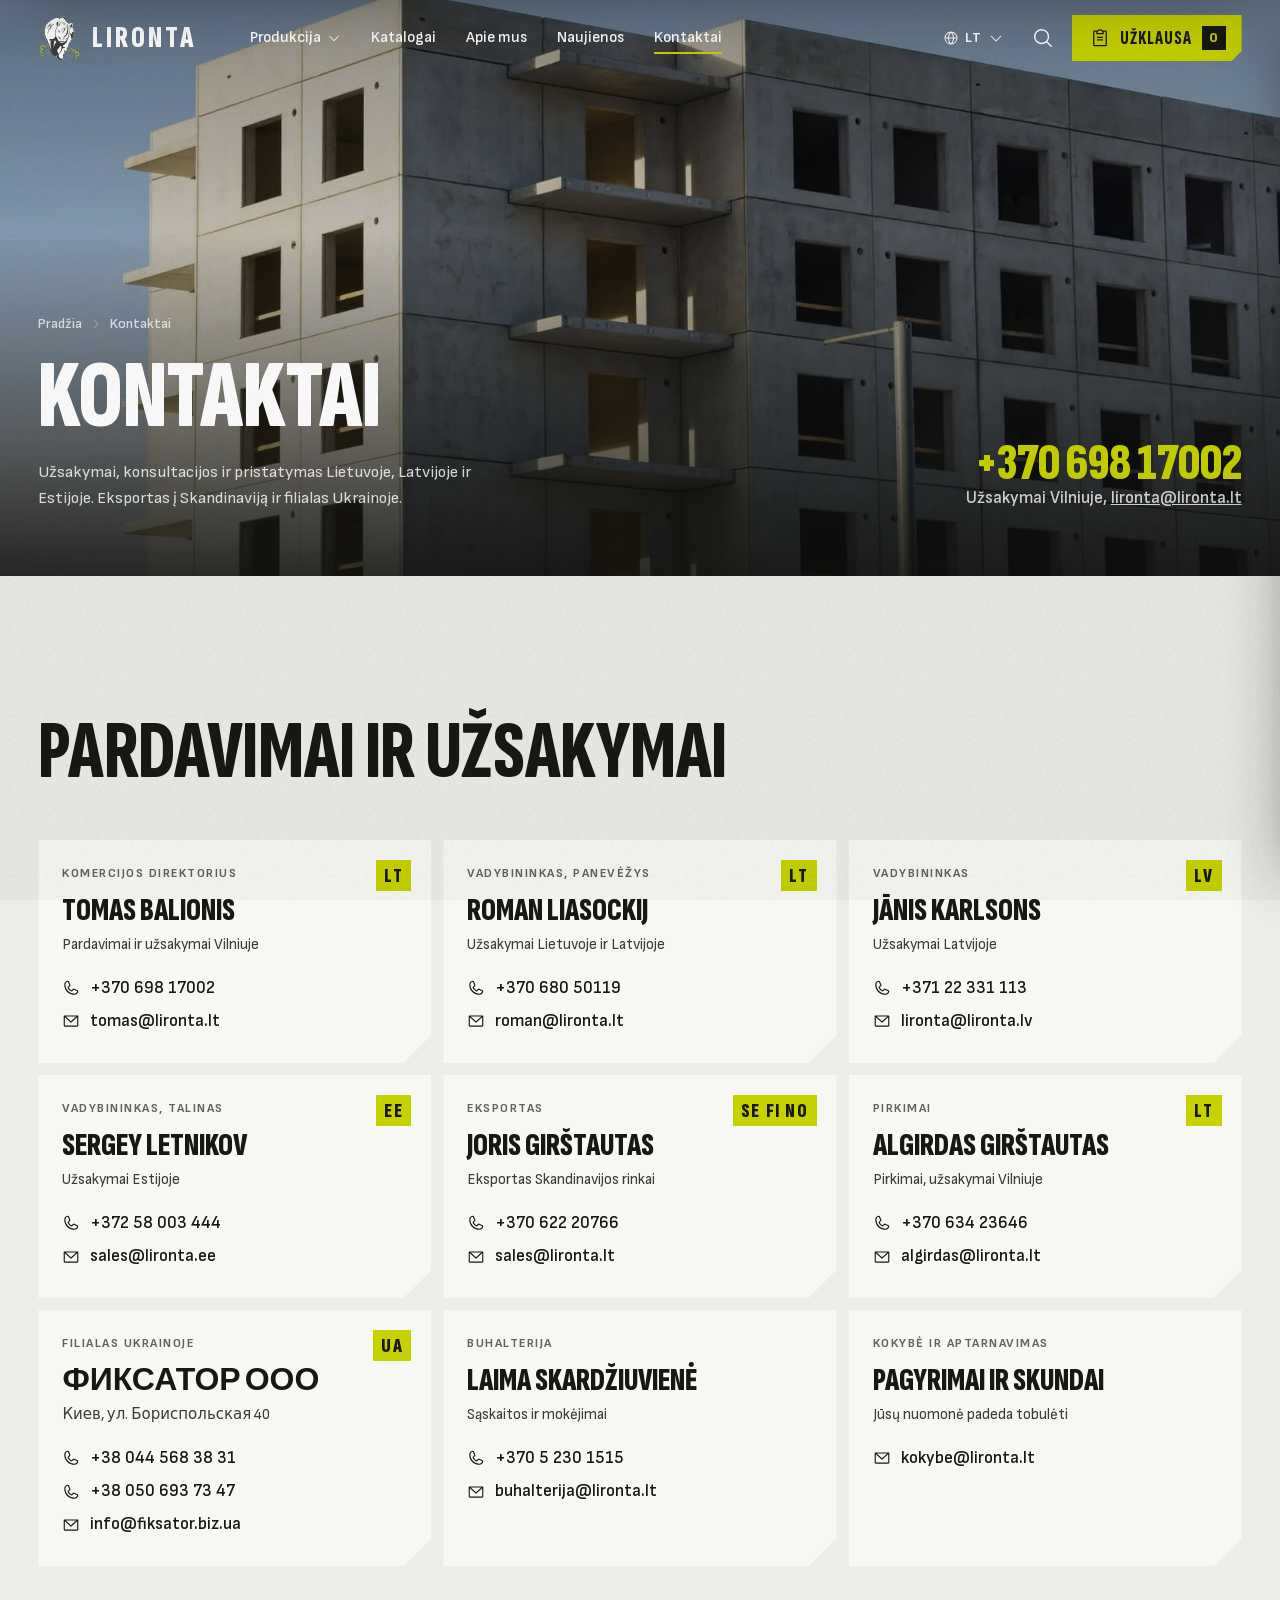
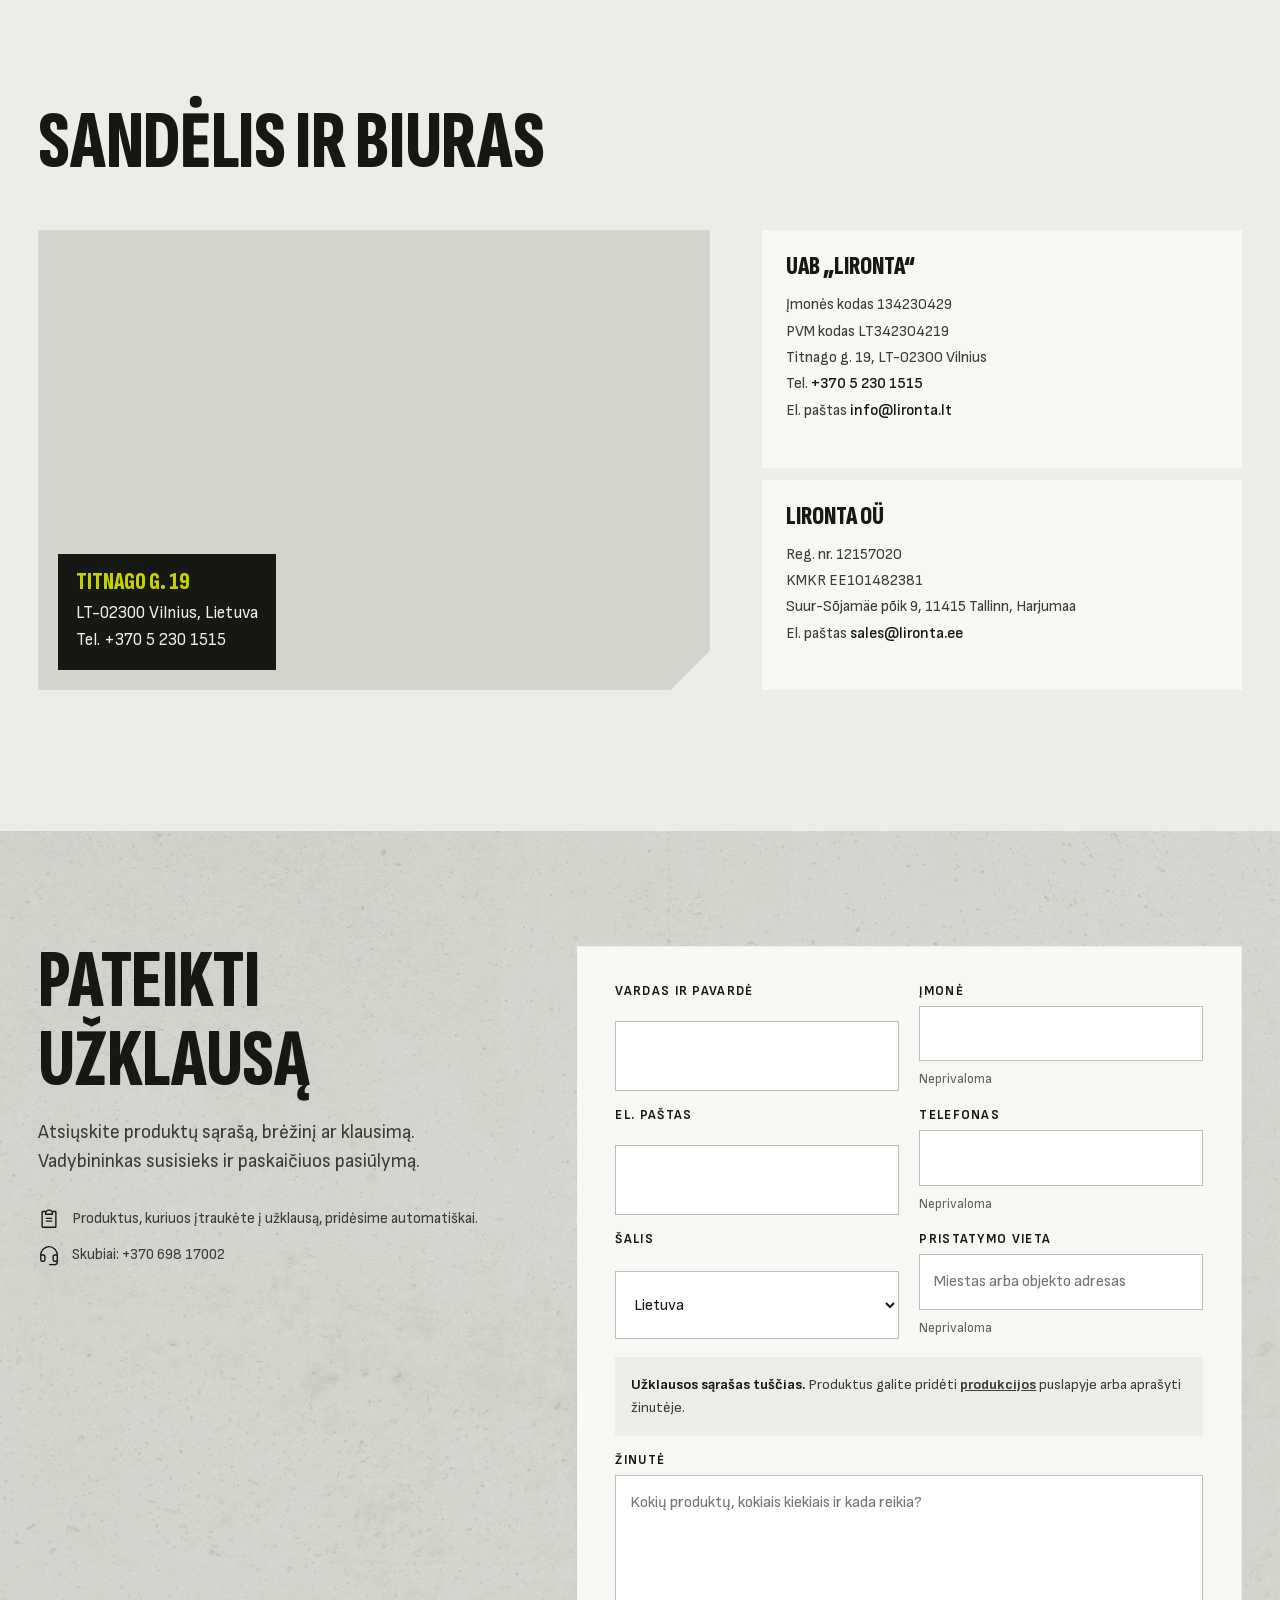
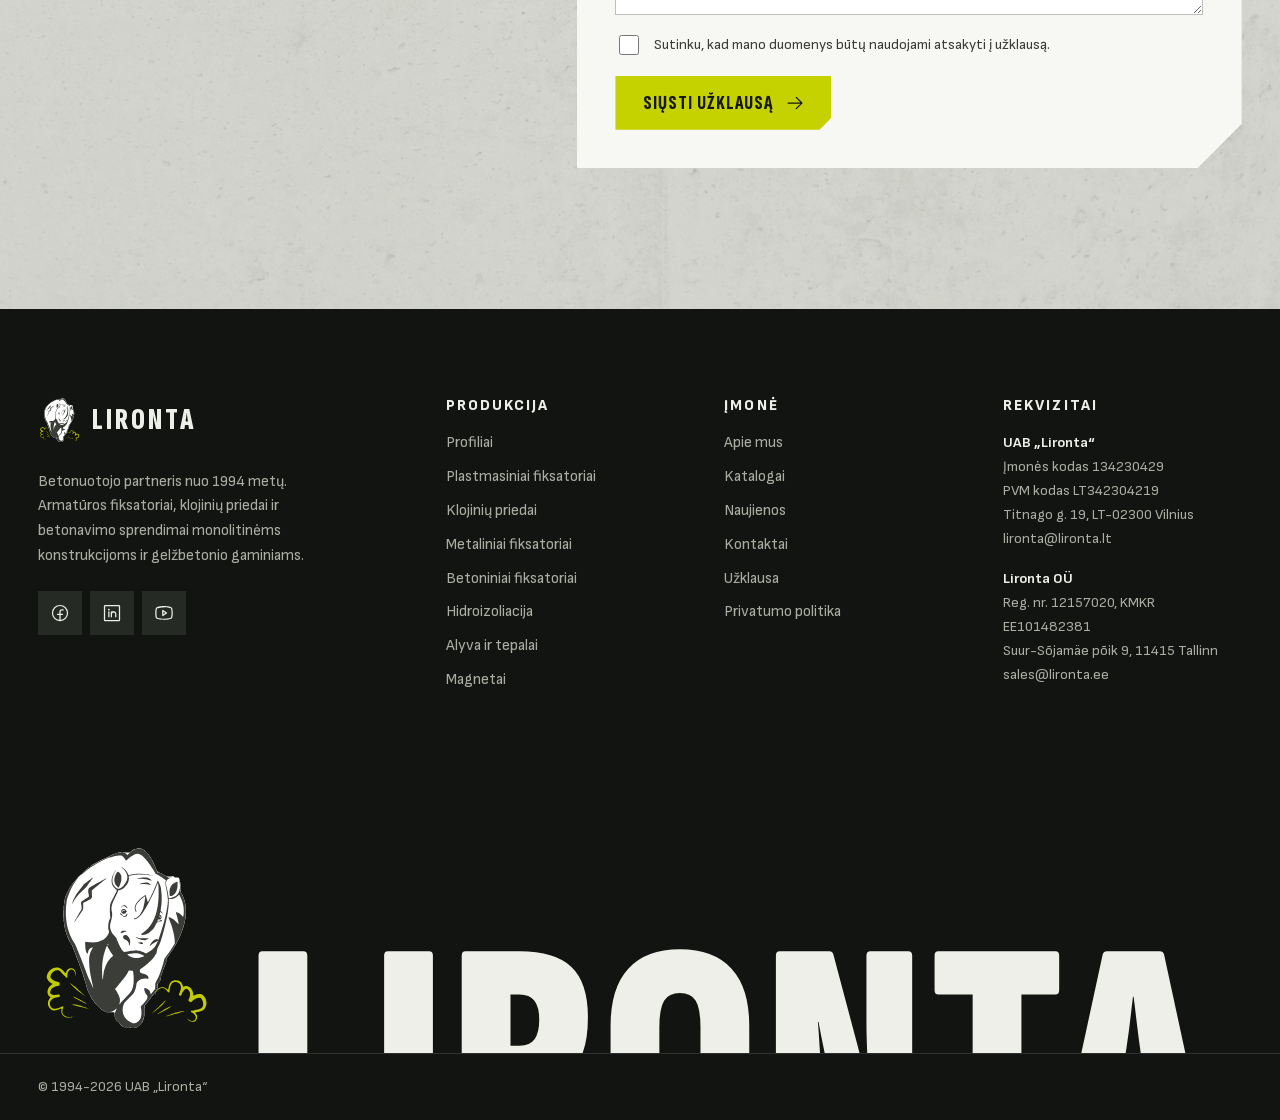
<file: kontaktai.html>
<!doctype html>
<html lang="lt" class="no-js">
<head>
<meta charset="utf-8">
<meta name="viewport" content="width=device-width, initial-scale=1, viewport-fit=cover">
<title>Kontaktai | Lironta</title>
<meta name="description" content="UAB „Lironta“ kontaktai: pardavimai Vilniuje, Lietuvoje, Latvijoje ir Estijoje, eksportas į Skandinaviją, filialas Ukrainoje. Titnago g. 19, Vilnius.">
<meta name="robots" content="noindex, nofollow">
<meta name="theme-color" content="#ECEDE8">
<link rel="icon" href="assets/img/brand/rhino.svg" type="image/svg+xml">
<link rel="preload" href="assets/fonts/sofia-sans-extra-condensed-normal-latin.woff2" as="font" type="font/woff2" crossorigin>
<link rel="preload" href="assets/fonts/sofia-sans-normal-latin.woff2" as="font" type="font/woff2" crossorigin>
<link rel="stylesheet" href="assets/css/fonts.css">
<link rel="stylesheet" href="assets/css/style.css">
<script>(function(h){h.className='js';if(/[?&]static=1/.test(location.search))h.classList.add('is-static');try{if(sessionStorage.getItem('lir-intro'))h.classList.add('no-intro')}catch(e){}})(document.documentElement);</script>
</head>
<body data-page="kontaktai">
<svg xmlns="http://www.w3.org/2000/svg" style="display:none" aria-hidden="true">
<symbol id="i-magnifying-glass" viewBox="0 0 256 256"><path d="M229.66,218.34l-50.07-50.06a88.11,88.11,0,1,0-11.31,11.31l50.06,50.07a8,8,0,0,0,11.32-11.32ZM40,112a72,72,0,1,1,72,72A72.08,72.08,0,0,1,40,112Z"/></symbol>
<symbol id="i-list" viewBox="0 0 256 256"><path d="M224,128a8,8,0,0,1-8,8H40a8,8,0,0,1,0-16H216A8,8,0,0,1,224,128ZM40,72H216a8,8,0,0,0,0-16H40a8,8,0,0,0,0,16ZM216,184H40a8,8,0,0,0,0,16H216a8,8,0,0,0,0-16Z"/></symbol>
<symbol id="i-x" viewBox="0 0 256 256"><path d="M205.66,194.34a8,8,0,0,1-11.32,11.32L128,139.31,61.66,205.66a8,8,0,0,1-11.32-11.32L116.69,128,50.34,61.66A8,8,0,0,1,61.66,50.34L128,116.69l66.34-66.35a8,8,0,0,1,11.32,11.32L139.31,128Z"/></symbol>
<symbol id="i-arrow-right" viewBox="0 0 256 256"><path d="M221.66,133.66l-72,72a8,8,0,0,1-11.32-11.32L196.69,136H40a8,8,0,0,1,0-16H196.69L138.34,61.66a8,8,0,0,1,11.32-11.32l72,72A8,8,0,0,1,221.66,133.66Z"/></symbol>
<symbol id="i-arrow-up-right" viewBox="0 0 256 256"><path d="M200,64V168a8,8,0,0,1-16,0V83.31L69.66,197.66a8,8,0,0,1-11.32-11.32L172.69,72H88a8,8,0,0,1,0-16H192A8,8,0,0,1,200,64Z"/></symbol>
<symbol id="i-arrow-left" viewBox="0 0 256 256"><path d="M224,128a8,8,0,0,1-8,8H59.31l58.35,58.34a8,8,0,0,1-11.32,11.32l-72-72a8,8,0,0,1,0-11.32l72-72a8,8,0,0,1,11.32,11.32L59.31,120H216A8,8,0,0,1,224,128Z"/></symbol>
<symbol id="i-arrow-down" viewBox="0 0 256 256"><path d="M205.66,149.66l-72,72a8,8,0,0,1-11.32,0l-72-72a8,8,0,0,1,11.32-11.32L120,196.69V40a8,8,0,0,1,16,0V196.69l58.34-58.35a8,8,0,0,1,11.32,11.32Z"/></symbol>
<symbol id="i-arrow-up" viewBox="0 0 256 256"><path d="M205.66,117.66a8,8,0,0,1-11.32,0L136,59.31V216a8,8,0,0,1-16,0V59.31L61.66,117.66a8,8,0,0,1-11.32-11.32l72-72a8,8,0,0,1,11.32,0l72,72A8,8,0,0,1,205.66,117.66Z"/></symbol>
<symbol id="i-caret-down" viewBox="0 0 256 256"><path d="M213.66,101.66l-80,80a8,8,0,0,1-11.32,0l-80-80A8,8,0,0,1,53.66,90.34L128,164.69l74.34-74.35a8,8,0,0,1,11.32,11.32Z"/></symbol>
<symbol id="i-caret-right" viewBox="0 0 256 256"><path d="M181.66,133.66l-80,80a8,8,0,0,1-11.32-11.32L164.69,128,90.34,53.66a8,8,0,0,1,11.32-11.32l80,80A8,8,0,0,1,181.66,133.66Z"/></symbol>
<symbol id="i-caret-left" viewBox="0 0 256 256"><path d="M165.66,202.34a8,8,0,0,1-11.32,11.32l-80-80a8,8,0,0,1,0-11.32l80-80a8,8,0,0,1,11.32,11.32L91.31,128Z"/></symbol>
<symbol id="i-phone" viewBox="0 0 256 256"><path d="M222.37,158.46l-47.11-21.11-.13-.06a16,16,0,0,0-15.17,1.4,8.12,8.12,0,0,0-.75.56L134.87,160c-15.42-7.49-31.34-23.29-38.83-38.51l20.78-24.71c.2-.25.39-.5.57-.77a16,16,0,0,0,1.32-15.06l0-.12L97.54,33.64a16,16,0,0,0-16.62-9.52A56.26,56.26,0,0,0,32,80c0,79.4,64.6,144,144,144a56.26,56.26,0,0,0,55.88-48.92A16,16,0,0,0,222.37,158.46ZM176,208A128.14,128.14,0,0,1,48,80,40.2,40.2,0,0,1,82.87,40a.61.61,0,0,0,0,.12l21,47L83.2,111.86a6.13,6.13,0,0,0-.57.77,16,16,0,0,0-1,15.7c9.06,18.53,27.73,37.06,46.46,46.11a16,16,0,0,0,15.75-1.14,8.44,8.44,0,0,0,.74-.56L168.89,152l47,21.05h0s.08,0,.11,0A40.21,40.21,0,0,1,176,208Z"/></symbol>
<symbol id="i-envelope-simple" viewBox="0 0 256 256"><path d="M224,48H32a8,8,0,0,0-8,8V192a16,16,0,0,0,16,16H216a16,16,0,0,0,16-16V56A8,8,0,0,0,224,48ZM203.43,64,128,133.15,52.57,64ZM216,192H40V74.19l82.59,75.71a8,8,0,0,0,10.82,0L216,74.19V192Z"/></symbol>
<symbol id="i-map-pin" viewBox="0 0 256 256"><path d="M128,64a40,40,0,1,0,40,40A40,40,0,0,0,128,64Zm0,64a24,24,0,1,1,24-24A24,24,0,0,1,128,128Zm0-112a88.1,88.1,0,0,0-88,88c0,31.4,14.51,64.68,42,96.25a254.19,254.19,0,0,0,41.45,38.3,8,8,0,0,0,9.18,0A254.19,254.19,0,0,0,174,200.25c27.45-31.57,42-64.85,42-96.25A88.1,88.1,0,0,0,128,16Zm0,206c-16.53-13-72-60.75-72-118a72,72,0,0,1,144,0C200,161.23,144.53,209,128,222Z"/></symbol>
<symbol id="i-download-simple" viewBox="0 0 256 256"><path d="M224,144v64a8,8,0,0,1-8,8H40a8,8,0,0,1-8-8V144a8,8,0,0,1,16,0v56H208V144a8,8,0,0,1,16,0Zm-101.66,5.66a8,8,0,0,0,11.32,0l40-40a8,8,0,0,0-11.32-11.32L136,124.69V32a8,8,0,0,0-16,0v92.69L93.66,98.34a8,8,0,0,0-11.32,11.32Z"/></symbol>
<symbol id="i-file-pdf" viewBox="0 0 256 256"><path d="M224,152a8,8,0,0,1-8,8H192v16h16a8,8,0,0,1,0,16H192v16a8,8,0,0,1-16,0V152a8,8,0,0,1,8-8h32A8,8,0,0,1,224,152ZM92,172a28,28,0,0,1-28,28H56v8a8,8,0,0,1-16,0V152a8,8,0,0,1,8-8H64A28,28,0,0,1,92,172Zm-16,0a12,12,0,0,0-12-12H56v24h8A12,12,0,0,0,76,172Zm88,8a36,36,0,0,1-36,36H112a8,8,0,0,1-8-8V152a8,8,0,0,1,8-8h16A36,36,0,0,1,164,180Zm-16,0a20,20,0,0,0-20-20h-8v40h8A20,20,0,0,0,148,180ZM40,112V40A16,16,0,0,1,56,24h96a8,8,0,0,1,5.66,2.34l56,56A8,8,0,0,1,216,88v24a8,8,0,0,1-16,0V96H152a8,8,0,0,1-8-8V40H56v72a8,8,0,0,1-16,0ZM160,80h28.69L160,51.31Z"/></symbol>
<symbol id="i-play" viewBox="0 0 256 256"><path d="M232.4,114.49,88.32,26.35a16,16,0,0,0-16.2-.3A15.86,15.86,0,0,0,64,39.87V216.13A15.94,15.94,0,0,0,80,232a16.07,16.07,0,0,0,8.36-2.35L232.4,141.51a15.81,15.81,0,0,0,0-27ZM80,215.94V40l143.83,88Z"/></symbol>
<symbol id="i-pause" viewBox="0 0 256 256"><path d="M200,32H160a16,16,0,0,0-16,16V208a16,16,0,0,0,16,16h40a16,16,0,0,0,16-16V48A16,16,0,0,0,200,32Zm0,176H160V48h40ZM96,32H56A16,16,0,0,0,40,48V208a16,16,0,0,0,16,16H96a16,16,0,0,0,16-16V48A16,16,0,0,0,96,32Zm0,176H56V48H96Z"/></symbol>
<symbol id="i-plus" viewBox="0 0 256 256"><path d="M224,128a8,8,0,0,1-8,8H136v80a8,8,0,0,1-16,0V136H40a8,8,0,0,1,0-16h80V40a8,8,0,0,1,16,0v80h80A8,8,0,0,1,224,128Z"/></symbol>
<symbol id="i-minus" viewBox="0 0 256 256"><path d="M224,128a8,8,0,0,1-8,8H40a8,8,0,0,1,0-16H216A8,8,0,0,1,224,128Z"/></symbol>
<symbol id="i-check" viewBox="0 0 256 256"><path d="M229.66,77.66l-128,128a8,8,0,0,1-11.32,0l-56-56a8,8,0,0,1,11.32-11.32L96,188.69,218.34,66.34a8,8,0,0,1,11.32,11.32Z"/></symbol>
<symbol id="i-clipboard-text" viewBox="0 0 256 256"><path d="M168,152a8,8,0,0,1-8,8H96a8,8,0,0,1,0-16h64A8,8,0,0,1,168,152Zm-8-40H96a8,8,0,0,0,0,16h64a8,8,0,0,0,0-16Zm56-64V216a16,16,0,0,1-16,16H56a16,16,0,0,1-16-16V48A16,16,0,0,1,56,32H92.26a47.92,47.92,0,0,1,71.48,0H200A16,16,0,0,1,216,48ZM96,64h64a32,32,0,0,0-64,0ZM200,48H173.25A47.93,47.93,0,0,1,176,64v8a8,8,0,0,1-8,8H88a8,8,0,0,1-8-8V64a47.93,47.93,0,0,1,2.75-16H56V216H200Z"/></symbol>
<symbol id="i-trash" viewBox="0 0 256 256"><path d="M216,48H176V40a24,24,0,0,0-24-24H104A24,24,0,0,0,80,40v8H40a8,8,0,0,0,0,16h8V208a16,16,0,0,0,16,16H192a16,16,0,0,0,16-16V64h8a8,8,0,0,0,0-16ZM96,40a8,8,0,0,1,8-8h48a8,8,0,0,1,8,8v8H96Zm96,168H64V64H192ZM112,104v64a8,8,0,0,1-16,0V104a8,8,0,0,1,16,0Zm48,0v64a8,8,0,0,1-16,0V104a8,8,0,0,1,16,0Z"/></symbol>
<symbol id="i-globe-simple" viewBox="0 0 256 256"><path d="M128,24h0A104,104,0,1,0,232,128,104.12,104.12,0,0,0,128,24Zm87.62,96H175.79C174,83.49,159.94,57.67,148.41,42.4A88.19,88.19,0,0,1,215.63,120ZM96.23,136h63.54c-2.31,41.61-22.23,67.11-31.77,77C118.45,203.1,98.54,177.6,96.23,136Zm0-16C98.54,78.39,118.46,52.89,128,43c9.55,9.93,29.46,35.43,31.77,77Zm11.36-77.6C96.06,57.67,82,83.49,80.21,120H40.37A88.19,88.19,0,0,1,107.59,42.4ZM40.37,136H80.21c1.82,36.51,15.85,62.33,27.38,77.6A88.19,88.19,0,0,1,40.37,136Zm108,77.6c11.53-15.27,25.56-41.09,27.38-77.6h39.84A88.19,88.19,0,0,1,148.41,213.6Z"/></symbol>
<symbol id="i-truck" viewBox="0 0 256 256"><path d="M255.42,117l-14-35A15.93,15.93,0,0,0,226.58,72H192V64a8,8,0,0,0-8-8H32A16,16,0,0,0,16,72V184a16,16,0,0,0,16,16H49a32,32,0,0,0,62,0h50a32,32,0,0,0,62,0h17a16,16,0,0,0,16-16V120A7.94,7.94,0,0,0,255.42,117ZM192,88h34.58l9.6,24H192ZM32,72H176v64H32ZM80,208a16,16,0,1,1,16-16A16,16,0,0,1,80,208Zm81-24H111a32,32,0,0,0-62,0H32V152H176v12.31A32.11,32.11,0,0,0,161,184Zm31,24a16,16,0,1,1,16-16A16,16,0,0,1,192,208Zm48-24H223a32.06,32.06,0,0,0-31-24V128h48Z"/></symbol>
<symbol id="i-warehouse" viewBox="0 0 256 256"><path d="M240,184h-8V57.9l9.67-2.08a8,8,0,1,0-3.35-15.64l-224,48A8,8,0,0,0,16,104a8.16,8.16,0,0,0,1.69-.18L24,102.47V184H16a8,8,0,0,0,0,16H240a8,8,0,0,0,0-16ZM40,99,216,61.33V184H192V128a8,8,0,0,0-8-8H72a8,8,0,0,0-8,8v56H40Zm136,53H80V136h96ZM80,168h96v16H80Z"/></symbol>
<symbol id="i-headset" viewBox="0 0 256 256"><path d="M201.89,54.66A103.43,103.43,0,0,0,128.79,24H128A104,104,0,0,0,24,128v56a24,24,0,0,0,24,24H64a24,24,0,0,0,24-24V144a24,24,0,0,0-24-24H40.36A88.12,88.12,0,0,1,190.54,65.93,87.39,87.39,0,0,1,215.65,120H192a24,24,0,0,0-24,24v40a24,24,0,0,0,24,24h24a24,24,0,0,1-24,24H136a8,8,0,0,0,0,16h56a40,40,0,0,0,40-40V128A103.41,103.41,0,0,0,201.89,54.66ZM64,136a8,8,0,0,1,8,8v40a8,8,0,0,1-8,8H48a8,8,0,0,1-8-8V136Zm128,56a8,8,0,0,1-8-8V144a8,8,0,0,1,8-8h24v56Z"/></symbol>
<symbol id="i-seal-check" viewBox="0 0 256 256"><path d="M225.86,102.82c-3.77-3.94-7.67-8-9.14-11.57-1.36-3.27-1.44-8.69-1.52-13.94-.15-9.76-.31-20.82-8-28.51s-18.75-7.85-28.51-8c-5.25-.08-10.67-.16-13.94-1.52-3.56-1.47-7.63-5.37-11.57-9.14C146.28,23.51,138.44,16,128,16s-18.27,7.51-25.18,14.14c-3.94,3.77-8,7.67-11.57,9.14C88,40.64,82.56,40.72,77.31,40.8c-9.76.15-20.82.31-28.51,8S41,67.55,40.8,77.31c-.08,5.25-.16,10.67-1.52,13.94-1.47,3.56-5.37,7.63-9.14,11.57C23.51,109.72,16,117.56,16,128s7.51,18.27,14.14,25.18c3.77,3.94,7.67,8,9.14,11.57,1.36,3.27,1.44,8.69,1.52,13.94.15,9.76.31,20.82,8,28.51s18.75,7.85,28.51,8c5.25.08,10.67.16,13.94,1.52,3.56,1.47,7.63,5.37,11.57,9.14C109.72,232.49,117.56,240,128,240s18.27-7.51,25.18-14.14c3.94-3.77,8-7.67,11.57-9.14,3.27-1.36,8.69-1.44,13.94-1.52,9.76-.15,20.82-.31,28.51-8s7.85-18.75,8-28.51c.08-5.25.16-10.67,1.52-13.94,1.47-3.56,5.37-7.63,9.14-11.57C232.49,146.28,240,138.44,240,128S232.49,109.73,225.86,102.82Zm-11.55,39.29c-4.79,5-9.75,10.17-12.38,16.52-2.52,6.1-2.63,13.07-2.73,19.82-.1,7-.21,14.33-3.32,17.43s-10.39,3.22-17.43,3.32c-6.75.1-13.72.21-19.82,2.73-6.35,2.63-11.52,7.59-16.52,12.38S132,224,128,224s-9.15-4.92-14.11-9.69-10.17-9.75-16.52-12.38c-6.1-2.52-13.07-2.63-19.82-2.73-7-.1-14.33-.21-17.43-3.32s-3.22-10.39-3.32-17.43c-.1-6.75-.21-13.72-2.73-19.82-2.63-6.35-7.59-11.52-12.38-16.52S32,132,32,128s4.92-9.15,9.69-14.11,9.75-10.17,12.38-16.52c2.52-6.1,2.63-13.07,2.73-19.82.1-7,.21-14.33,3.32-17.43S70.51,56.9,77.55,56.8c6.75-.1,13.72-.21,19.82-2.73,6.35-2.63,11.52-7.59,16.52-12.38S124,32,128,32s9.15,4.92,14.11,9.69,10.17,9.75,16.52,12.38c6.1,2.52,13.07,2.63,19.82,2.73,7,.1,14.33.21,17.43,3.32s3.22,10.39,3.32,17.43c.1,6.75.21,13.72,2.73,19.82,2.63,6.35,7.59,11.52,12.38,16.52S224,124,224,128,219.08,137.15,214.31,142.11ZM173.66,98.34a8,8,0,0,1,0,11.32l-56,56a8,8,0,0,1-11.32,0l-24-24a8,8,0,0,1,11.32-11.32L112,148.69l50.34-50.35A8,8,0,0,1,173.66,98.34Z"/></symbol>
<symbol id="i-funnel" viewBox="0 0 256 256"><path d="M230.6,49.53A15.81,15.81,0,0,0,216,40H40A16,16,0,0,0,28.19,66.76l.08.09L96,139.17V216a16,16,0,0,0,24.87,13.32l32-21.34A16,16,0,0,0,160,194.66V139.17l67.74-72.32.08-.09A15.8,15.8,0,0,0,230.6,49.53ZM40,56h0Zm106.18,74.58A8,8,0,0,0,144,136v58.66L112,216V136a8,8,0,0,0-2.16-5.47L40,56H216Z"/></symbol>
<symbol id="i-squares-four" viewBox="0 0 256 256"><path d="M104,40H56A16,16,0,0,0,40,56v48a16,16,0,0,0,16,16h48a16,16,0,0,0,16-16V56A16,16,0,0,0,104,40Zm0,64H56V56h48v48Zm96-64H152a16,16,0,0,0-16,16v48a16,16,0,0,0,16,16h48a16,16,0,0,0,16-16V56A16,16,0,0,0,200,40Zm0,64H152V56h48v48Zm-96,32H56a16,16,0,0,0-16,16v48a16,16,0,0,0,16,16h48a16,16,0,0,0,16-16V152A16,16,0,0,0,104,136Zm0,64H56V152h48v48Zm96-64H152a16,16,0,0,0-16,16v48a16,16,0,0,0,16,16h48a16,16,0,0,0,16-16V152A16,16,0,0,0,200,136Zm0,64H152V152h48v48Z"/></symbol>
<symbol id="i-rows" viewBox="0 0 256 256"><path d="M208,136H48a16,16,0,0,0-16,16v40a16,16,0,0,0,16,16H208a16,16,0,0,0,16-16V152A16,16,0,0,0,208,136Zm0,56H48V152H208v40Zm0-144H48A16,16,0,0,0,32,64v40a16,16,0,0,0,16,16H208a16,16,0,0,0,16-16V64A16,16,0,0,0,208,48Zm0,56H48V64H208v40Z"/></symbol>
<symbol id="i-arrows-out-simple" viewBox="0 0 256 256"><path d="M216,48V96a8,8,0,0,1-16,0V67.31l-50.34,50.35a8,8,0,0,1-11.32-11.32L188.69,56H160a8,8,0,0,1,0-16h48A8,8,0,0,1,216,48ZM106.34,138.34,56,188.69V160a8,8,0,0,0-16,0v48a8,8,0,0,0,8,8H96a8,8,0,0,0,0-16H67.31l50.35-50.34a8,8,0,0,0-11.32-11.32Z"/></symbol>
<symbol id="i-ruler" viewBox="0 0 256 256"><path d="M235.32,73.37,182.63,20.69a16,16,0,0,0-22.63,0L20.68,160a16,16,0,0,0,0,22.63l52.69,52.68a16,16,0,0,0,22.63,0L235.32,96A16,16,0,0,0,235.32,73.37ZM84.68,224,32,171.31l32-32,26.34,26.35a8,8,0,0,0,11.32-11.32L75.31,128,96,107.31l26.34,26.35a8,8,0,0,0,11.32-11.32L107.31,96,128,75.31l26.34,26.35a8,8,0,0,0,11.32-11.32L139.31,64l32-32L224,84.69Z"/></symbol>
<symbol id="i-package" viewBox="0 0 256 256"><path d="M223.68,66.15,135.68,18a15.88,15.88,0,0,0-15.36,0l-88,48.17a16,16,0,0,0-8.32,14v95.64a16,16,0,0,0,8.32,14l88,48.17a15.88,15.88,0,0,0,15.36,0l88-48.17a16,16,0,0,0,8.32-14V80.18A16,16,0,0,0,223.68,66.15ZM128,32l80.34,44-29.77,16.3-80.35-44ZM128,120,47.66,76l33.9-18.56,80.34,44ZM40,90l80,43.78v85.79L40,175.82Zm176,85.78h0l-80,43.79V133.82l32-17.51V152a8,8,0,0,0,16,0V107.55L216,90v85.77Z"/></symbol>
<symbol id="i-cube" viewBox="0 0 256 256"><path d="M223.68,66.15,135.68,18h0a15.88,15.88,0,0,0-15.36,0l-88,48.17a16,16,0,0,0-8.32,14v95.64a16,16,0,0,0,8.32,14l88,48.17a15.88,15.88,0,0,0,15.36,0l88-48.17a16,16,0,0,0,8.32-14V80.18A16,16,0,0,0,223.68,66.15ZM128,32h0l80.34,44L128,120,47.66,76ZM40,90l80,43.78v85.79L40,175.82Zm96,129.57V133.82L216,90v85.78Z"/></symbol>
<symbol id="i-facebook-logo" viewBox="0 0 256 256"><path d="M128,24A104,104,0,1,0,232,128,104.11,104.11,0,0,0,128,24Zm8,191.63V152h24a8,8,0,0,0,0-16H136V112a16,16,0,0,1,16-16h16a8,8,0,0,0,0-16H152a32,32,0,0,0-32,32v24H96a8,8,0,0,0,0,16h24v63.63a88,88,0,1,1,16,0Z"/></symbol>
<symbol id="i-linkedin-logo" viewBox="0 0 256 256"><path d="M216,24H40A16,16,0,0,0,24,40V216a16,16,0,0,0,16,16H216a16,16,0,0,0,16-16V40A16,16,0,0,0,216,24Zm0,192H40V40H216V216ZM96,112v64a8,8,0,0,1-16,0V112a8,8,0,0,1,16,0Zm88,28v36a8,8,0,0,1-16,0V140a20,20,0,0,0-40,0v36a8,8,0,0,1-16,0V112a8,8,0,0,1,15.79-1.78A36,36,0,0,1,184,140ZM100,84A12,12,0,1,1,88,72,12,12,0,0,1,100,84Z"/></symbol>
<symbol id="i-youtube-logo" viewBox="0 0 256 256"><path d="M164.44,121.34l-48-32A8,8,0,0,0,104,96v64a8,8,0,0,0,12.44,6.66l48-32a8,8,0,0,0,0-13.32ZM120,145.05V111l25.58,17ZM234.33,69.52a24,24,0,0,0-14.49-16.4C185.56,39.88,131,40,128,40s-57.56-.12-91.84,13.12a24,24,0,0,0-14.49,16.4C19.08,79.5,16,97.74,16,128s3.08,48.5,5.67,58.48a24,24,0,0,0,14.49,16.41C69,215.56,120.4,216,127.34,216h1.32c6.94,0,58.37-.44,91.18-13.11a24,24,0,0,0,14.49-16.41c2.59-10,5.67-28.22,5.67-58.48S236.92,79.5,234.33,69.52Zm-15.49,113a8,8,0,0,1-4.77,5.49c-31.65,12.22-85.48,12-86,12H128c-.54,0-54.33.2-86-12a8,8,0,0,1-4.77-5.49C34.8,173.39,32,156.57,32,128s2.8-45.39,5.16-54.47A8,8,0,0,1,41.93,68c30.52-11.79,81.66-12,85.85-12h.27c.54,0,54.38-.18,86,12a8,8,0,0,1,4.77,5.49C221.2,82.61,224,99.43,224,128S221.2,173.39,218.84,182.47Z"/></symbol>
<symbol id="i-instagram-logo" viewBox="0 0 256 256"><path d="M128,80a48,48,0,1,0,48,48A48.05,48.05,0,0,0,128,80Zm0,80a32,32,0,1,1,32-32A32,32,0,0,1,128,160ZM176,24H80A56.06,56.06,0,0,0,24,80v96a56.06,56.06,0,0,0,56,56h96a56.06,56.06,0,0,0,56-56V80A56.06,56.06,0,0,0,176,24Zm40,152a40,40,0,0,1-40,40H80a40,40,0,0,1-40-40V80A40,40,0,0,1,80,40h96a40,40,0,0,1,40,40ZM192,76a12,12,0,1,1-12-12A12,12,0,0,1,192,76Z"/></symbol>
<symbol id="i-magnet" viewBox="0 0 256 256"><path d="M207,50.25A87.46,87.46,0,0,0,144.6,24h-.33A87.48,87.48,0,0,0,82,49.81L20.61,112a16,16,0,0,0,.06,22.56l28.66,28.66a15.92,15.92,0,0,0,11.32,4.69h.09a16,16,0,0,0,11.36-4.82L133,100.69a16.08,16.08,0,0,1,22.41-.21,15.6,15.6,0,0,1,4.73,11.19,16.89,16.89,0,0,1-4.85,12L93,183.88a16,16,0,0,0-.17,22.79l28.66,28.66a16.06,16.06,0,0,0,22.52.12L205.81,175C240.26,140.5,240.79,84.56,207,50.25ZM60.65,151.89,32,123.24,55.8,99.12l28.52,28.52ZM132.79,224l-28.68-28.65,24.38-23.57L157,200.32Zm61.76-60.44-26.11,25.54L140,160.68l26.44-25.57.1-.09a33,33,0,0,0,9.57-23.5A31.44,31.44,0,0,0,166.47,89a32.2,32.2,0,0,0-44.9.5L95.49,116.18,67,87.74,93.35,61.09A71.51,71.51,0,0,1,144.27,40h.27a71.55,71.55,0,0,1,51.05,21.48C223.25,89.55,222.75,135.38,194.55,163.58Z"/></symbol>
<symbol id="i-drop" viewBox="0 0 256 256"><path d="M174,47.75a254.19,254.19,0,0,0-41.45-38.3,8,8,0,0,0-9.18,0A254.19,254.19,0,0,0,82,47.75C54.51,79.32,40,112.6,40,144a88,88,0,0,0,176,0C216,112.6,201.49,79.32,174,47.75ZM128,216a72.08,72.08,0,0,1-72-72c0-57.23,55.47-105,72-118,16.53,13,72,60.75,72,118A72.08,72.08,0,0,1,128,216Zm55.89-62.66a57.6,57.6,0,0,1-46.56,46.55A8.75,8.75,0,0,1,136,200a8,8,0,0,1-1.32-15.89c16.57-2.79,30.63-16.85,33.44-33.45a8,8,0,0,1,15.78,2.68Z"/></symbol>
<symbol id="i-stack" viewBox="0 0 256 256"><path d="M230.91,172A8,8,0,0,1,228,182.91l-96,56a8,8,0,0,1-8.06,0l-96-56A8,8,0,0,1,36,169.09l92,53.65,92-53.65A8,8,0,0,1,230.91,172ZM220,121.09l-92,53.65L36,121.09A8,8,0,0,0,28,134.91l96,56a8,8,0,0,0,8.06,0l96-56A8,8,0,1,0,220,121.09ZM24,80a8,8,0,0,1,4-6.91l96-56a8,8,0,0,1,8.06,0l96,56a8,8,0,0,1,0,13.82l-96,56a8,8,0,0,1-8.06,0l-96-56A8,8,0,0,1,24,80Zm23.88,0L128,126.74,208.12,80,128,33.26Z"/></symbol>
<symbol id="i-shield-check" viewBox="0 0 256 256"><path d="M208,40H48A16,16,0,0,0,32,56v56c0,52.72,25.52,84.67,46.93,102.19,23.06,18.86,46,25.26,47,25.53a8,8,0,0,0,4.2,0c1-.27,23.91-6.67,47-25.53C198.48,196.67,224,164.72,224,112V56A16,16,0,0,0,208,40Zm0,72c0,37.07-13.66,67.16-40.6,89.42A129.3,129.3,0,0,1,128,223.62a128.25,128.25,0,0,1-38.92-21.81C61.82,179.51,48,149.3,48,112l0-56,160,0ZM82.34,141.66a8,8,0,0,1,11.32-11.32L112,148.69l50.34-50.35a8,8,0,0,1,11.32,11.32l-56,56a8,8,0,0,1-11.32,0Z"/></symbol>
<symbol id="i-buildings" viewBox="0 0 256 256"><path d="M240,208H224V96a16,16,0,0,0-16-16H144V32a16,16,0,0,0-24.88-13.32L39.12,72A16,16,0,0,0,32,85.34V208H16a8,8,0,0,0,0,16H240a8,8,0,0,0,0-16ZM208,96V208H144V96ZM48,85.34,128,32V208H48ZM112,112v16a8,8,0,0,1-16,0V112a8,8,0,1,1,16,0Zm-32,0v16a8,8,0,0,1-16,0V112a8,8,0,1,1,16,0Zm0,56v16a8,8,0,0,1-16,0V168a8,8,0,0,1,16,0Zm32,0v16a8,8,0,0,1-16,0V168a8,8,0,0,1,16,0Z"/></symbol>
<symbol id="i-factory" viewBox="0 0 256 256"><path d="M116,176a8,8,0,0,1-8,8H80a8,8,0,0,1,0-16h28A8,8,0,0,1,116,176Zm60-8H148a8,8,0,0,0,0,16h28a8,8,0,0,0,0-16Zm64,48a8,8,0,0,1-8,8H24a8,8,0,0,1,0-16h8V88a8,8,0,0,1,12.8-6.4L96,120V88a8,8,0,0,1,12.8-6.4l38.74,29.05L159.1,29.74A16.08,16.08,0,0,1,174.94,16h18.12A16.08,16.08,0,0,1,208.9,29.74l15,105.13s.08.78.08,1.13v72h8A8,8,0,0,1,240,216Zm-77.86-94.4,8.53,6.4h36.11L193.06,32H174.94ZM48,208H208V144H168a8,8,0,0,1-4.8-1.6l-14.4-10.8,0,0L112,104v32a8,8,0,0,1-12.8,6.4L48,104Z"/></symbol>
<symbol id="i-handshake" viewBox="0 0 256 256"><path d="M254.3,107.91,228.78,56.85a16,16,0,0,0-21.47-7.15L182.44,62.13,130.05,48.27a8.14,8.14,0,0,0-4.1,0L73.56,62.13,48.69,49.7a16,16,0,0,0-21.47,7.15L1.7,107.9a16,16,0,0,0,7.15,21.47l27,13.51,55.49,39.63a8.06,8.06,0,0,0,2.71,1.25l64,16a8,8,0,0,0,7.6-2.1l55.07-55.08,26.42-13.21a16,16,0,0,0,7.15-21.46Zm-54.89,33.37L165,113.72a8,8,0,0,0-10.68.61C136.51,132.27,116.66,130,104,122L147.24,80h31.81l27.21,54.41ZM41.53,64,62,74.22,36.43,125.27,16,115.06Zm116,119.13L99.42,168.61l-49.2-35.14,28-56L128,64.28l9.8,2.59-45,43.68-.08.09a16,16,0,0,0,2.72,24.81c20.56,13.13,45.37,11,64.91-5L188,152.66Zm62-57.87-25.52-51L214.47,64,240,115.06Zm-87.75,92.67a8,8,0,0,1-7.75,6.06,8.13,8.13,0,0,1-1.95-.24L80.41,213.33a7.89,7.89,0,0,1-2.71-1.25L51.35,193.26a8,8,0,0,1,9.3-13l25.11,17.94L126,208.24A8,8,0,0,1,131.82,217.94Z"/></symbol>
<symbol id="i-users-three" viewBox="0 0 256 256"><path d="M244.8,150.4a8,8,0,0,1-11.2-1.6A51.6,51.6,0,0,0,192,128a8,8,0,0,1-7.37-4.89,8,8,0,0,1,0-6.22A8,8,0,0,1,192,112a24,24,0,1,0-23.24-30,8,8,0,1,1-15.5-4A40,40,0,1,1,219,117.51a67.94,67.94,0,0,1,27.43,21.68A8,8,0,0,1,244.8,150.4ZM190.92,212a8,8,0,1,1-13.84,8,57,57,0,0,0-98.16,0,8,8,0,1,1-13.84-8,72.06,72.06,0,0,1,33.74-29.92,48,48,0,1,1,58.36,0A72.06,72.06,0,0,1,190.92,212ZM128,176a32,32,0,1,0-32-32A32,32,0,0,0,128,176ZM72,120a8,8,0,0,0-8-8A24,24,0,1,1,87.24,82a8,8,0,1,0,15.5-4A40,40,0,1,0,37,117.51,67.94,67.94,0,0,0,9.6,139.19a8,8,0,1,0,12.8,9.61A51.6,51.6,0,0,1,64,128,8,8,0,0,0,72,120Z"/></symbol>
<symbol id="i-lightbulb" viewBox="0 0 256 256"><path d="M176,232a8,8,0,0,1-8,8H88a8,8,0,0,1,0-16h80A8,8,0,0,1,176,232Zm40-128a87.55,87.55,0,0,1-33.64,69.21A16.24,16.24,0,0,0,176,186v6a16,16,0,0,1-16,16H96a16,16,0,0,1-16-16v-6a16,16,0,0,0-6.23-12.66A87.59,87.59,0,0,1,40,104.49C39.74,56.83,78.26,17.14,125.88,16A88,88,0,0,1,216,104Zm-16,0a72,72,0,0,0-73.74-72c-39,.92-70.47,33.39-70.26,72.39a71.65,71.65,0,0,0,27.64,56.3A32,32,0,0,1,96,186v6h64v-6a32.15,32.15,0,0,1,12.47-25.35A71.65,71.65,0,0,0,200,104Zm-16.11-9.34a57.6,57.6,0,0,0-46.56-46.55,8,8,0,0,0-2.66,15.78c16.57,2.79,30.63,16.85,33.44,33.45A8,8,0,0,0,176,104a9,9,0,0,0,1.35-.11A8,8,0,0,0,183.89,94.66Z"/></symbol>
<symbol id="i-wrench" viewBox="0 0 256 256"><path d="M226.76,69a8,8,0,0,0-12.84-2.88l-40.3,37.19-17.23-3.7-3.7-17.23,37.19-40.3A8,8,0,0,0,187,29.24,72,72,0,0,0,88,96,72.34,72.34,0,0,0,94,124.94L33.79,177c-.15.12-.29.26-.43.39a32,32,0,0,0,45.26,45.26c.13-.13.27-.28.39-.42L131.06,162A72,72,0,0,0,232,96,71.56,71.56,0,0,0,226.76,69ZM160,152a56.14,56.14,0,0,1-27.07-7,8,8,0,0,0-9.92,1.77L67.11,211.51a16,16,0,0,1-22.62-22.62L109.18,133a8,8,0,0,0,1.77-9.93,56,56,0,0,1,58.36-82.31l-31.2,33.81a8,8,0,0,0-1.94,7.1L141.83,108a8,8,0,0,0,6.14,6.14l26.35,5.66a8,8,0,0,0,7.1-1.94l33.81-31.2A56.06,56.06,0,0,1,160,152Z"/></symbol>
<symbol id="i-clock" viewBox="0 0 256 256"><path d="M128,24A104,104,0,1,0,232,128,104.11,104.11,0,0,0,128,24Zm0,192a88,88,0,1,1,88-88A88.1,88.1,0,0,1,128,216Zm64-88a8,8,0,0,1-8,8H128a8,8,0,0,1-8-8V72a8,8,0,0,1,16,0v48h48A8,8,0,0,1,192,128Z"/></symbol>
<symbol id="i-info" viewBox="0 0 256 256"><path d="M128,24A104,104,0,1,0,232,128,104.11,104.11,0,0,0,128,24Zm0,192a88,88,0,1,1,88-88A88.1,88.1,0,0,1,128,216Zm16-40a8,8,0,0,1-8,8,16,16,0,0,1-16-16V128a8,8,0,0,1,0-16,16,16,0,0,1,16,16v40A8,8,0,0,1,144,176ZM112,84a12,12,0,1,1,12,12A12,12,0,0,1,112,84Z"/></symbol>
<symbol id="i-sliders-horizontal" viewBox="0 0 256 256"><path d="M40,88H73a32,32,0,0,0,62,0h81a8,8,0,0,0,0-16H135a32,32,0,0,0-62,0H40a8,8,0,0,0,0,16Zm64-24A16,16,0,1,1,88,80,16,16,0,0,1,104,64ZM216,168H199a32,32,0,0,0-62,0H40a8,8,0,0,0,0,16h97a32,32,0,0,0,62,0h17a8,8,0,0,0,0-16Zm-48,24a16,16,0,1,1,16-16A16,16,0,0,1,168,192Z"/></symbol>
<symbol id="i-circle-notch" viewBox="0 0 256 256"><path d="M232,128a104,104,0,0,1-208,0c0-41,23.81-78.36,60.66-95.27a8,8,0,0,1,6.68,14.54C60.15,61.59,40,93.27,40,128a88,88,0,0,0,176,0c0-34.73-20.15-66.41-51.34-80.73a8,8,0,0,1,6.68-14.54C208.19,49.64,232,87,232,128Z"/></symbol>
<symbol id="i-copy" viewBox="0 0 256 256"><path d="M216,32H88a8,8,0,0,0-8,8V80H40a8,8,0,0,0-8,8V216a8,8,0,0,0,8,8H168a8,8,0,0,0,8-8V176h40a8,8,0,0,0,8-8V40A8,8,0,0,0,216,32ZM160,208H48V96H160Zm48-48H176V88a8,8,0,0,0-8-8H96V48H208Z"/></symbol>
<symbol id="i-arrow-counter-clockwise" viewBox="0 0 256 256"><path d="M224,128a96,96,0,0,1-94.71,96H128A95.38,95.38,0,0,1,62.1,197.8a8,8,0,0,1,11-11.63A80,80,0,1,0,71.43,71.39a3.07,3.07,0,0,1-.26.25L44.59,96H72a8,8,0,0,1,0,16H24a8,8,0,0,1-8-8V56a8,8,0,0,1,16,0V85.8L60.25,60A96,96,0,0,1,224,128Z"/></symbol>
<symbol id="i-speaker-simple-slash" viewBox="0 0 256 256"><path d="M192,152V104a8,8,0,0,1,16,0v48a8,8,0,0,1-16,0Zm40-72a8,8,0,0,0-8,8v80a8,8,0,0,0,16,0V88A8,8,0,0,0,232,80ZM221.92,210.62a8,8,0,1,1-11.84,10.76L168,175.09V224a8,8,0,0,1-12.91,6.31L85.25,176H40a16,16,0,0,1-16-16V96A16,16,0,0,1,40,80H81.55L50.08,45.38A8,8,0,0,1,61.92,34.62ZM152,157.49,96.1,96H40v64H88a7.94,7.94,0,0,1,4.91,1.69L152,207.64ZM125.06,69.31l26.94-21v58.47a8,8,0,0,0,16,0V32a8,8,0,0,0-12.91-6.31l-39.85,31a8,8,0,0,0,9.82,12.63Z"/></symbol>
<symbol id="i-newspaper" viewBox="0 0 256 256"><path d="M88,112a8,8,0,0,1,8-8h80a8,8,0,0,1,0,16H96A8,8,0,0,1,88,112Zm8,40h80a8,8,0,0,0,0-16H96a8,8,0,0,0,0,16ZM232,64V184a24,24,0,0,1-24,24H32A24,24,0,0,1,8,184.11V88a8,8,0,0,1,16,0v96a8,8,0,0,0,16,0V64A16,16,0,0,1,56,48H216A16,16,0,0,1,232,64Zm-16,0H56V184a23.84,23.84,0,0,1-1.37,8H208a8,8,0,0,0,8-8Z"/></symbol>
<symbol id="i-calendar-blank" viewBox="0 0 256 256"><path d="M208,32H184V24a8,8,0,0,0-16,0v8H88V24a8,8,0,0,0-16,0v8H48A16,16,0,0,0,32,48V208a16,16,0,0,0,16,16H208a16,16,0,0,0,16-16V48A16,16,0,0,0,208,32ZM72,48v8a8,8,0,0,0,16,0V48h80v8a8,8,0,0,0,16,0V48h24V80H48V48ZM208,208H48V96H208V208Z"/></symbol>
</svg>
<a class="skip" href="#main">Pereiti prie turinio</a>
<!-- XStore: Header Builder (Elementor), permatoma virš hero, lipni su fonu ir slėpimu slenkant žemyn. Produkcija: XStore Mega Menu. Užklausa: mini krepšelis (off-canvas). -->
<header class="hdr hdr--over" id="hdr">
  <div class="wrap hdr__in">
    <a class="brand" href="index.html" aria-label="Lironta, pradžia">
      <img class="brand__mark" src="assets/img/brand/rhino.svg" alt="" width="44" height="44">
      <span class="brand__word">Lironta</span>
    </a>
    <nav class="nav" aria-label="Pagrindinis meniu">
      <div class="nav__item" data-mega>
        <a class="nav__link" href="produkcija.html" aria-haspopup="true" aria-expanded="false" >Produkcija <svg class="ic" aria-hidden="true" focusable="false"><use href="#i-caret-down"/></svg></a>
        <div class="mega">
          <div class="mega__panel">
            <div class="wrap mega__in">
              <div class="mega__grid">
<a class="mega__item" href="produkcija.html?k=plastmasiniai-profiliai" style="--i:0">
  <span class="mega__thumb"><img src="assets/img/products/2017-08-pku.webp" alt="" loading="lazy" decoding="async"></span>
  <span class="mega__txt"><span class="mega__name">Plastmasiniai profiliai</span><span class="mega__count">13 produktų</span></span>
</a>
<a class="mega__item" href="produkcija.html?k=plastmasiniai-armaturos-fiksatoriai" style="--i:1">
  <span class="mega__thumb"><img src="assets/img/products/2017-08-ked-14-smail.webp" alt="" loading="lazy" decoding="async"></span>
  <span class="mega__txt"><span class="mega__name">Plastmasiniai armatūros fiksatoriai</span><span class="mega__count">49 produktai</span></span>
</a>
<a class="mega__item" href="produkcija.html?k=klojiniu-priedai-betonavimui" style="--i:2">
  <span class="mega__thumb"><img src="assets/img/products/2017-08-poverzle1-1.webp" alt="" loading="lazy" decoding="async"></span>
  <span class="mega__txt"><span class="mega__name">Klojinių priedai betonavimui</span><span class="mega__count">17 produktų</span></span>
</a>
<a class="mega__item" href="produkcija.html?k=metaliniai-armaturos-fiksatoriai" style="--i:3">
  <span class="mega__thumb"><img src="assets/img/products/2017-08-metalinis-gyvatukas-perdangai-130.webp" alt="" loading="lazy" decoding="async"></span>
  <span class="mega__txt"><span class="mega__name">Metaliniai armatūros fiksatoriai</span><span class="mega__count">6 produktai</span></span>
</a>
<a class="mega__item" href="produkcija.html?k=betoniniai-armaturos-fiksatoriai" style="--i:4">
  <span class="mega__thumb"><img src="assets/img/products/2017-08-armaturos-fiksatorius-betoninis-kaulas130.webp" alt="" loading="lazy" decoding="async"></span>
  <span class="mega__txt"><span class="mega__name">Betoniniai armatūros fiksatoriai</span><span class="mega__count">11 produktų</span></span>
</a>
<a class="mega__item" href="produkcija.html?k=hidroizoliacines-medziagos" style="--i:5">
  <span class="mega__thumb"><img src="assets/img/products/2017-08-bhj2.webp" alt="" loading="lazy" decoding="async"></span>
  <span class="mega__txt"><span class="mega__name">Hidroizoliacinės medžiagos</span><span class="mega__count">3 produktai</span></span>
</a>
<a class="mega__item" href="produkcija.html?k=klojiniu-alyva-tepalai" style="--i:6">
  <span class="mega__thumb"><img src="assets/img/products/2017-08-tepalai1.webp" alt="" loading="lazy" decoding="async"></span>
  <span class="mega__txt"><span class="mega__name">Klojinių ir gelžbetonių alyva, tepalai bei priedai</span><span class="mega__count">7 produktų grupės</span></span>
</a>
<a class="mega__item" href="produkcija.html?k=magnetai" style="--i:7">
  <span class="mega__thumb"><img src="assets/img/products/2017-08-magnetas21.webp" alt="" loading="lazy" decoding="async"></span>
  <span class="mega__txt"><span class="mega__name">Magnetai</span><span class="mega__count">1 produktas</span></span>
</a>
              </div>
              <a class="mega__promo" href="index.html#katalogai">
                <img src="assets/img/products/2026-07-lironta-katalogas-2026.webp" alt="" loading="lazy">
                <div><b>Katalogas 2026</b><span>Atsisiųsti PDF <svg class="ic" aria-hidden="true" focusable="false"><use href="#i-arrow-right"/></svg></span></div>
              </a>
            </div>
          </div>
        </div>
      </div>
      <a class="nav__link" href="index.html#katalogai">Katalogai</a>
      <a class="nav__link" href="index.html#apie">Apie mus</a>
      <a class="nav__link" href="index.html#naujienos">Naujienos</a>
      <a class="nav__link" href="kontaktai.html" aria-current="page">Kontaktai</a>
    </nav>
    <div class="hdr__actions">
      <a class="hdr__phone" href="tel:+37069817002"><svg class="ic" aria-hidden="true" focusable="false"><use href="#i-phone"/></svg>+370 698 17002</a>
      <div class="lang" data-lang>
        <button class="lang__btn" type="button" aria-expanded="false" aria-label="Kalba: lietuvių"><svg class="ic" aria-hidden="true" focusable="false"><use href="#i-globe-simple"/></svg>LT<svg class="ic" aria-hidden="true" focusable="false"><use href="#i-caret-down"/></svg></button>
        <div class="lang__menu">
          <a href="#" aria-current="true">Lietuvių <span>LT</span></a>
          <a href="#" data-demo="lang">English <span>EN</span></a>
          <a href="#" data-demo="lang">Русский <span>RU</span></a>
          <a href="#" data-demo="lang">Eesti <span>ET</span></a>
          <a href="#" data-demo="lang">Suomi <span>FI</span></a>
        </div>
      </div>
      <button class="icon-btn hdr__search" type="button" data-open="search" aria-label="Produktų paieška"><svg class="ic" aria-hidden="true" focusable="false"><use href="#i-magnifying-glass"/></svg></button>
      <button class="inq-btn" type="button" data-open="drawer" aria-label="Užklausos sąrašas"><svg class="ic" aria-hidden="true" focusable="false"><use href="#i-clipboard-text"/></svg><span>Užklausa</span><span class="inq-btn__count" data-inq-count>0</span></button>
      <button class="icon-btn burger" type="button" data-open="mnav" aria-label="Meniu" aria-expanded="false"><svg class="ic" aria-hidden="true" focusable="false"><use href="#i-list"/></svg></button>
    </div>
  </div>
</header>

<div class="mnav" id="mnav" aria-hidden="true">
  <ul class="mnav__main">
    <li style="--i:0"><a href="produkcija.html">Produkcija</a></li>
    <li style="--i:1"><a href="index.html#katalogai">Katalogai</a></li>
    <li style="--i:2"><a href="index.html#apie">Apie mus</a></li>
    <li style="--i:3"><a href="index.html#naujienos">Naujienos</a></li>
    <li style="--i:4"><a href="kontaktai.html">Kontaktai</a></li>
  </ul>
  <ul class="mnav__cats">
<li><a href="produkcija.html?k=plastmasiniai-profiliai">Profiliai</a></li>
<li><a href="produkcija.html?k=plastmasiniai-armaturos-fiksatoriai">Plastmasiniai fiksatoriai</a></li>
<li><a href="produkcija.html?k=klojiniu-priedai-betonavimui">Klojinių priedai</a></li>
<li><a href="produkcija.html?k=metaliniai-armaturos-fiksatoriai">Metaliniai fiksatoriai</a></li>
<li><a href="produkcija.html?k=betoniniai-armaturos-fiksatoriai">Betoniniai fiksatoriai</a></li>
<li><a href="produkcija.html?k=hidroizoliacines-medziagos">Hidroizoliacija</a></li>
<li><a href="produkcija.html?k=klojiniu-alyva-tepalai">Alyva ir tepalai</a></li>
<li><a href="produkcija.html?k=magnetai">Magnetai</a></li>
  </ul>
  <div class="mnav__foot">
    <button type="button" data-open="search" style="justify-self:start;display:inline-flex;gap:10px;align-items:center"><svg class="ic" aria-hidden="true" focusable="false"><use href="#i-magnifying-glass"/></svg>Produktų paieška</button>
    <a href="tel:+37069817002"><svg class="ic" aria-hidden="true" focusable="false"><use href="#i-phone"/></svg>+370 698 17002</a>
    <a href="mailto:lironta@lironta.lt"><svg class="ic" aria-hidden="true" focusable="false"><use href="#i-envelope-simple"/></svg>lironta@lironta.lt</a>
    <span style="color:var(--on-night-2)">LT / <a href="#" data-demo="lang">EN</a> / <a href="#" data-demo="lang">RU</a> / <a href="#" data-demo="lang">ET</a> / <a href="#" data-demo="lang">FI</a></span>
  </div>
</div>

<main id="main">


<!-- XStore: Elementor puslapis. Viršus su paralaksu, kontaktų kortelės (Icon Box / Team Member), Google Maps, Contact Form 7 arba WPForms forma. -->
<section class="phero on-dark" aria-labelledby="k-title">
  <div class="phero__media" data-parallax-bg><img src="assets/img/photos/building-unfinished.webp" alt=""></div>
  <div class="wrap phero__in">
    <div>
      <nav class="crumbs" aria-label="Kelias"><a href="index.html">Pradžia</a><svg class="ic" aria-hidden="true" focusable="false"><use href="#i-caret-right"/></svg><span>Kontaktai</span></nav>
      <h1 class="phero__title" id="k-title" data-split>Kontaktai</h1>
      <p class="phero__desc">Užsakymai, konsultacijos ir pristatymas Lietuvoje, Latvijoje ir Estijoje. Eksportas į Skandinaviją ir filialas Ukrainoje.</p>
    </div>
    <div class="phero__count"><b style="font-size:clamp(40px,4vw,64px)"><a href="tel:+37069817002">+370 698 17002</a></b><span>Užsakymai Vilniuje, <a href="mailto:lironta@lironta.lt" style="text-decoration:underline">lironta@lironta.lt</a></span></div>
  </div>
</section>

<section class="section people" aria-labelledby="people-title">
  <div class="wrap">
    <h2 class="h2" id="people-title" data-split>Pardavimai ir užsakymai</h2>
    <div class="people__grid">
      <article class="person" data-reveal><span class="person__flag">LT</span><span class="person__role">Komercijos direktorius</span><h3 class="person__name">Tomas Balionis</h3><p class="person__area">Pardavimai ir užsakymai Vilniuje</p><a href="tel:+37069817002"><svg class="ic" aria-hidden="true" focusable="false"><use href="#i-phone"/></svg>+370 698 17002</a><a href="mailto:tomas@lironta.lt"><svg class="ic" aria-hidden="true" focusable="false"><use href="#i-envelope-simple"/></svg>tomas@lironta.lt</a></article>
      <article class="person" data-reveal style="--d:.06s"><span class="person__flag">LT</span><span class="person__role">Vadybininkas, Panevėžys</span><h3 class="person__name">Roman Liasockij</h3><p class="person__area">Užsakymai Lietuvoje ir Latvijoje</p><a href="tel:+37068050119"><svg class="ic" aria-hidden="true" focusable="false"><use href="#i-phone"/></svg>+370 680 50119</a><a href="mailto:roman@lironta.lt"><svg class="ic" aria-hidden="true" focusable="false"><use href="#i-envelope-simple"/></svg>roman@lironta.lt</a></article>
      <article class="person" data-reveal style="--d:.12s"><span class="person__flag">LV</span><span class="person__role">Vadybininkas</span><h3 class="person__name">Jānis Karlsons</h3><p class="person__area">Užsakymai Latvijoje</p><a href="tel:+37122331113"><svg class="ic" aria-hidden="true" focusable="false"><use href="#i-phone"/></svg>+371 22 331 113</a><a href="mailto:lironta@lironta.lv"><svg class="ic" aria-hidden="true" focusable="false"><use href="#i-envelope-simple"/></svg>lironta@lironta.lv</a></article>
      <article class="person" data-reveal><span class="person__flag">EE</span><span class="person__role">Vadybininkas, Talinas</span><h3 class="person__name">Sergey Letnikov</h3><p class="person__area">Užsakymai Estijoje</p><a href="tel:+37258003444"><svg class="ic" aria-hidden="true" focusable="false"><use href="#i-phone"/></svg>+372 58 003 444</a><a href="mailto:sales@lironta.ee"><svg class="ic" aria-hidden="true" focusable="false"><use href="#i-envelope-simple"/></svg>sales@lironta.ee</a></article>
      <article class="person" data-reveal style="--d:.06s"><span class="person__flag">SE FI NO</span><span class="person__role">Eksportas</span><h3 class="person__name">Joris Girštautas</h3><p class="person__area">Eksportas Skandinavijos rinkai</p><a href="tel:+37062220766"><svg class="ic" aria-hidden="true" focusable="false"><use href="#i-phone"/></svg>+370 622 20766</a><a href="mailto:sales@lironta.lt"><svg class="ic" aria-hidden="true" focusable="false"><use href="#i-envelope-simple"/></svg>sales@lironta.lt</a></article>
      <article class="person" data-reveal style="--d:.12s"><span class="person__flag">LT</span><span class="person__role">Pirkimai</span><h3 class="person__name">Algirdas Girštautas</h3><p class="person__area">Pirkimai, užsakymai Vilniuje</p><a href="tel:+37063423646"><svg class="ic" aria-hidden="true" focusable="false"><use href="#i-phone"/></svg>+370 634 23646</a><a href="mailto:algirdas@lironta.lt"><svg class="ic" aria-hidden="true" focusable="false"><use href="#i-envelope-simple"/></svg>algirdas@lironta.lt</a></article>
      <article class="person" data-reveal><span class="person__flag">UA</span><span class="person__role">Filialas Ukrainoje</span><h3 class="person__name">Фиксатор ООО</h3><p class="person__area">Киев, ул. Бориспольская 40</p><a href="tel:+380445683831"><svg class="ic" aria-hidden="true" focusable="false"><use href="#i-phone"/></svg>+38 044 568 38 31</a><a href="tel:+380506937347"><svg class="ic" aria-hidden="true" focusable="false"><use href="#i-phone"/></svg>+38 050 693 73 47</a><a href="mailto:info@fiksator.biz.ua"><svg class="ic" aria-hidden="true" focusable="false"><use href="#i-envelope-simple"/></svg>info@fiksator.biz.ua</a></article>
      <article class="person" data-reveal style="--d:.06s"><span class="person__role">Buhalterija</span><h3 class="person__name">Laima Skardžiuvienė</h3><p class="person__area">Sąskaitos ir mokėjimai</p><a href="tel:+37052301515"><svg class="ic" aria-hidden="true" focusable="false"><use href="#i-phone"/></svg>+370 5 230 1515</a><a href="mailto:buhalterija@lironta.lt"><svg class="ic" aria-hidden="true" focusable="false"><use href="#i-envelope-simple"/></svg>buhalterija@lironta.lt</a></article>
      <article class="person" data-reveal style="--d:.12s"><span class="person__role">Kokybė ir aptarnavimas</span><h3 class="person__name">Pagyrimai ir skundai</h3><p class="person__area">Jūsų nuomonė padeda tobulėti</p><a href="mailto:kokybe@lironta.lt"><svg class="ic" aria-hidden="true" focusable="false"><use href="#i-envelope-simple"/></svg>kokybe@lironta.lt</a></article>
    </div>
  </div>
</section>

<section class="section" style="padding-top:0" aria-labelledby="office-title">
  <div class="wrap">
    <h2 class="h2" id="office-title" data-split style="margin-bottom:clamp(30px,4vw,54px)">Sandėlis ir biuras</h2>
    <div class="offices">
      <div class="map cut" data-reveal>
        <iframe title="Lironta žemėlapyje: Titnago g. 19, Vilnius" loading="lazy" referrerpolicy="no-referrer-when-downgrade" data-map-src="https://maps.google.com/maps?q=Titnago%20g.%2019%2C%20Vilnius&amp;z=15&amp;output=embed"></iframe>
        <div class="map__pin"><b>Titnago g. 19</b>LT-02300 Vilnius, Lietuva<br>Tel. +370 5 230 1515</div>
      </div>
      <div class="req">
        <div class="req__card" data-reveal>
          <h3>UAB „Lironta“</h3>
          <p>Įmonės kodas 134230429<br>PVM kodas LT342304219<br>Titnago g. 19, LT-02300 Vilnius<br>Tel. <a href="tel:+37052301515">+370 5 230 1515</a><br>El. paštas <a href="mailto:info@lironta.lt">info@lironta.lt</a></p>
        </div>
        <div class="req__card" data-reveal style="--d:.08s">
          <h3>Lironta OÜ</h3>
          <p>Reg. nr. 12157020<br>KMKR EE101482381<br>Suur-Sõjamäe põik 9, 11415 Tallinn, Harjumaa<br>El. paštas <a href="mailto:sales@lironta.ee">sales@lironta.ee</a></p>
        </div>
      </div>
    </div>
  </div>
</section>

<section class="section pick" id="forma" style="padding-top:clamp(80px,9vw,140px)" aria-labelledby="form-title">
  <div class="wrap pick__grid">
    <div class="pick__ctrl">
      <h2 class="h2" id="form-title" data-split>Pateikti užklausą</h2>
      <p class="lead">Atsiųskite produktų sąrašą, brėžinį ar klausimą. Vadybininkas susisieks ir paskaičiuos pasiūlymą.</p>
      <ul class="assure" style="margin-top:30px">
        <li><svg class="ic" aria-hidden="true" focusable="false"><use href="#i-clipboard-text"/></svg><span>Produktus, kuriuos įtraukėte į užklausą, pridėsime automatiškai.</span></li>
        <li><svg class="ic" aria-hidden="true" focusable="false"><use href="#i-headset"/></svg><span>Skubiai: <a href="tel:+37069817002">+370 698 17002</a></span></li>
      </ul>
    </div>
    <form class="form" novalidate data-form>
      <div class="fld"><label for="f-name">Vardas ir pavardė</label><input id="f-name" name="name" autocomplete="name" required><span class="err">Įrašykite vardą.</span></div>
      <div class="fld"><label for="f-company">Įmonė</label><input id="f-company" name="company" autocomplete="organization"><small>Neprivaloma</small></div>
      <div class="fld"><label for="f-email">El. paštas</label><input id="f-email" name="email" type="email" autocomplete="email" required><span class="err">Įrašykite teisingą el. pašto adresą.</span></div>
      <div class="fld"><label for="f-phone">Telefonas</label><input id="f-phone" name="phone" type="tel" autocomplete="tel"><small>Neprivaloma</small></div>
      <div class="fld"><label for="f-country">Šalis</label><select id="f-country" name="country"><option>Lietuva</option><option>Latvija</option><option>Estija</option><option>Ukraina</option><option>Švedija, Suomija, Norvegija</option><option>Kita</option></select></div>
      <div class="fld"><label for="f-city">Pristatymo vieta</label><input id="f-city" name="city" placeholder="Miestas arba objekto adresas"><small>Neprivaloma</small></div>
      <div class="form__inq" data-form-inq></div>
      <div class="fld form__full"><label for="f-msg">Žinutė</label><textarea id="f-msg" name="message" required placeholder="Kokių produktų, kokiais kiekiais ir kada reikia?"></textarea><span class="err">Parašykite trumpą žinutę.</span></div>
      <label class="check form__full"><input type="checkbox" name="consent" required data-consent> Sutinku, kad mano duomenys būtų naudojami atsakyti į užklausą.</label>
      <div class="form__full"><button class="btn" type="submit">Siųsti užklausą <span class="btn__arrow"><svg class="ic" aria-hidden="true" focusable="false"><use href="#i-arrow-right"/></svg><svg class="ic" aria-hidden="true" focusable="false"><use href="#i-arrow-right"/></svg></span></button></div>
      <div class="form__ok" role="status"><svg class="ic" aria-hidden="true" focusable="false"><use href="#i-check"/></svg><span>Ačiū! Tai demonstracinė forma, todėl duomenys niekur nesiunčiami. Tikroje svetainėje užklausa pasieks vadybininką.</span></div>
    </form>
  </div>
</section>

</main>
<!-- XStore: Footer Builder (Elementor): 4 stulpeliai, socialiniai tinklai, didelis žodinis ženklas. -->
<footer class="ftr on-dark">
  <div class="wrap">
    <div class="ftr__grid">
      <div class="ftr__brand">
        <a class="brand" href="index.html" aria-label="Lironta, pradžia"><img class="brand__mark" src="assets/img/brand/rhino.svg" alt="" width="44" height="44"><span class="brand__word">Lironta</span></a>
        <p>Betonuotojo partneris nuo 1994 metų. Armatūros fiksatoriai, klojinių priedai ir betonavimo sprendimai monolitinėms konstrukcijoms ir gelžbetonio gaminiams.</p>
        <div class="ftr__social">
          <a href="#" data-demo="social" aria-label="Facebook"><svg class="ic" aria-hidden="true" focusable="false"><use href="#i-facebook-logo"/></svg></a>
          <a href="#" data-demo="social" aria-label="LinkedIn"><svg class="ic" aria-hidden="true" focusable="false"><use href="#i-linkedin-logo"/></svg></a>
          <a href="#" data-demo="social" aria-label="YouTube"><svg class="ic" aria-hidden="true" focusable="false"><use href="#i-youtube-logo"/></svg></a>
        </div>
      </div>
      <div>
        <h4>Produkcija</h4>
        <ul>
<li><a href="produkcija.html?k=plastmasiniai-profiliai">Profiliai</a></li>
<li><a href="produkcija.html?k=plastmasiniai-armaturos-fiksatoriai">Plastmasiniai fiksatoriai</a></li>
<li><a href="produkcija.html?k=klojiniu-priedai-betonavimui">Klojinių priedai</a></li>
<li><a href="produkcija.html?k=metaliniai-armaturos-fiksatoriai">Metaliniai fiksatoriai</a></li>
<li><a href="produkcija.html?k=betoniniai-armaturos-fiksatoriai">Betoniniai fiksatoriai</a></li>
<li><a href="produkcija.html?k=hidroizoliacines-medziagos">Hidroizoliacija</a></li>
<li><a href="produkcija.html?k=klojiniu-alyva-tepalai">Alyva ir tepalai</a></li>
<li><a href="produkcija.html?k=magnetai">Magnetai</a></li>
        </ul>
      </div>
      <div>
        <h4>Įmonė</h4>
        <ul>
          <li><a href="index.html#apie">Apie mus</a></li>
          <li><a href="index.html#katalogai">Katalogai</a></li>
          <li><a href="index.html#naujienos">Naujienos</a></li>
          <li><a href="kontaktai.html">Kontaktai</a></li>
          <li><a href="kontaktai.html#forma">Užklausa</a></li>
          <li><a href="#" data-demo="privacy">Privatumo politika</a></li>
        </ul>
      </div>
      <div>
        <h4>Rekvizitai</h4>
        <p class="ftr__req"><b>UAB „Lironta“</b><br>Įmonės kodas 134230429<br>PVM kodas LT342304219<br>Titnago g. 19, LT-02300 Vilnius<br><a href="mailto:lironta@lironta.lt">lironta@lironta.lt</a></p>
        <p class="ftr__req"><b>Lironta OÜ</b><br>Reg. nr. 12157020, KMKR EE101482381<br>Suur-Sõjamäe põik 9, 11415 Tallinn<br><a href="mailto:sales@lironta.ee">sales@lironta.ee</a></p>
      </div>
    </div>
    <div class="ftr__word" aria-hidden="true"><img src="assets/img/brand/rhino.svg" alt="" loading="lazy"><span data-ftr-word>Lironta</span></div>
  </div>
  <div class="ftr__bottom wrap">
    <span>© 1994-2026 UAB „Lironta“</span>
  </div>
</footer>

<!-- XStore: Ajax Search (pilno ekrano), off-canvas mini krepšelis kaip užklausų sąrašas (Request a Quote įskiepis), pranešimas apie pridėjimą. -->
<div class="overlay-bg" data-close></div>

<div class="search" id="search" role="dialog" aria-modal="true" aria-label="Produktų paieška" aria-hidden="true">
  <div class="wrap search__in">
    <div class="search__top">
      <svg class="ic" aria-hidden="true" focusable="false"><use href="#i-magnifying-glass"/></svg>
      <input class="search__input" type="search" placeholder="Kodas arba pavadinimas" aria-label="Ieškoti produkto" autocomplete="off" data-search-input>
      <button class="icon-btn" type="button" data-close aria-label="Uždaryti paiešką"><svg class="ic" aria-hidden="true" focusable="false"><use href="#i-x"/></svg></button>
    </div>
    <p class="search__hint">Pavyzdžiui: KED, žvaigždutės, gofruotas vamzdis, BHJ</p>
    <div class="search__res" data-search-res></div>
  </div>
</div>

<aside class="drawer" id="drawer" role="dialog" aria-modal="true" aria-label="Užklausos sąrašas" aria-hidden="true">
  <div class="drawer__head">
    <h2 class="h4">Užklausa <b data-inq-total></b></h2>
    <button class="icon-btn" type="button" data-close aria-label="Uždaryti užklausos sąrašą"><svg class="ic" aria-hidden="true" focusable="false"><use href="#i-x"/></svg></button>
  </div>
  <div class="drawer__list" data-inq-list></div>
  <div class="drawer__foot">
    <p class="drawer__note">Kainų čia nerodome: vadybininkas paskaičiuos pasiūlymą pagal kiekius ir pristatymo vietą.</p>
    <a class="btn btn--block" href="kontaktai.html#forma">Pateikti užklausą <span class="btn__arrow"><svg class="ic" aria-hidden="true" focusable="false"><use href="#i-arrow-right"/></svg><svg class="ic" aria-hidden="true" focusable="false"><use href="#i-arrow-right"/></svg></span></a>
  </div>
</aside>

<div class="lightbox" id="lightbox" role="dialog" aria-modal="true" aria-label="Video apie Lironta" aria-hidden="true">
  <button class="icon-btn lightbox__close" type="button" data-close aria-label="Uždaryti video"><svg class="ic" aria-hidden="true" focusable="false"><use href="#i-x"/></svg></button>
  <video controls playsinline preload="none" poster="assets/video/reel.webp" data-lightbox-video data-src="assets/video/reel.mp4"></video>
</div>

<div class="toast" role="status" aria-live="polite"><svg class="ic" aria-hidden="true" focusable="false"><use href="#i-check"/></svg><span data-toast-text></span></div>

<script src="assets/js/vendor/gsap.min.js"></script>
<script src="assets/js/vendor/ScrollTrigger.min.js"></script>
<script src="assets/js/vendor/SplitText.min.js"></script>
<script src="assets/js/vendor/lenis.min.js"></script>
<script src="assets/js/data.js"></script>
<script src="assets/js/main.js"></script>
<script src="assets/js/contact.js"></script>
</body>
</html>
</file>
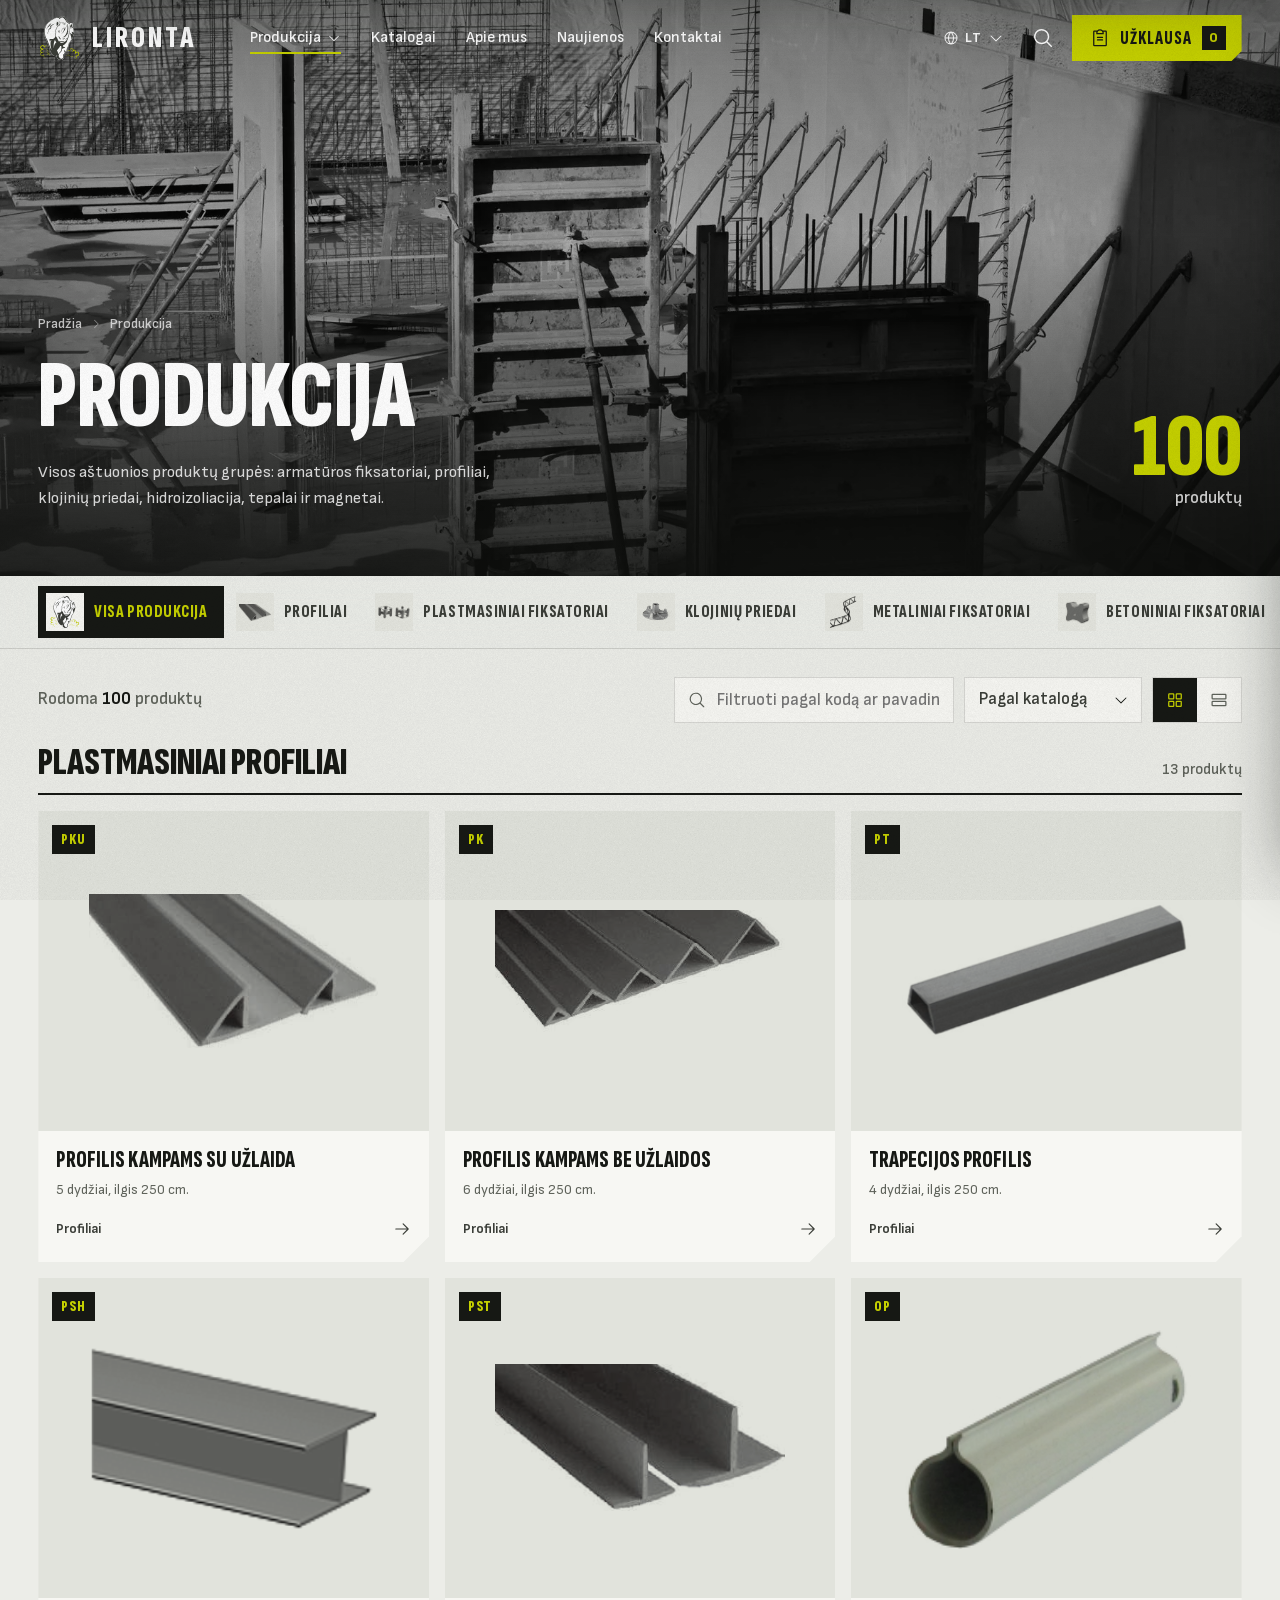
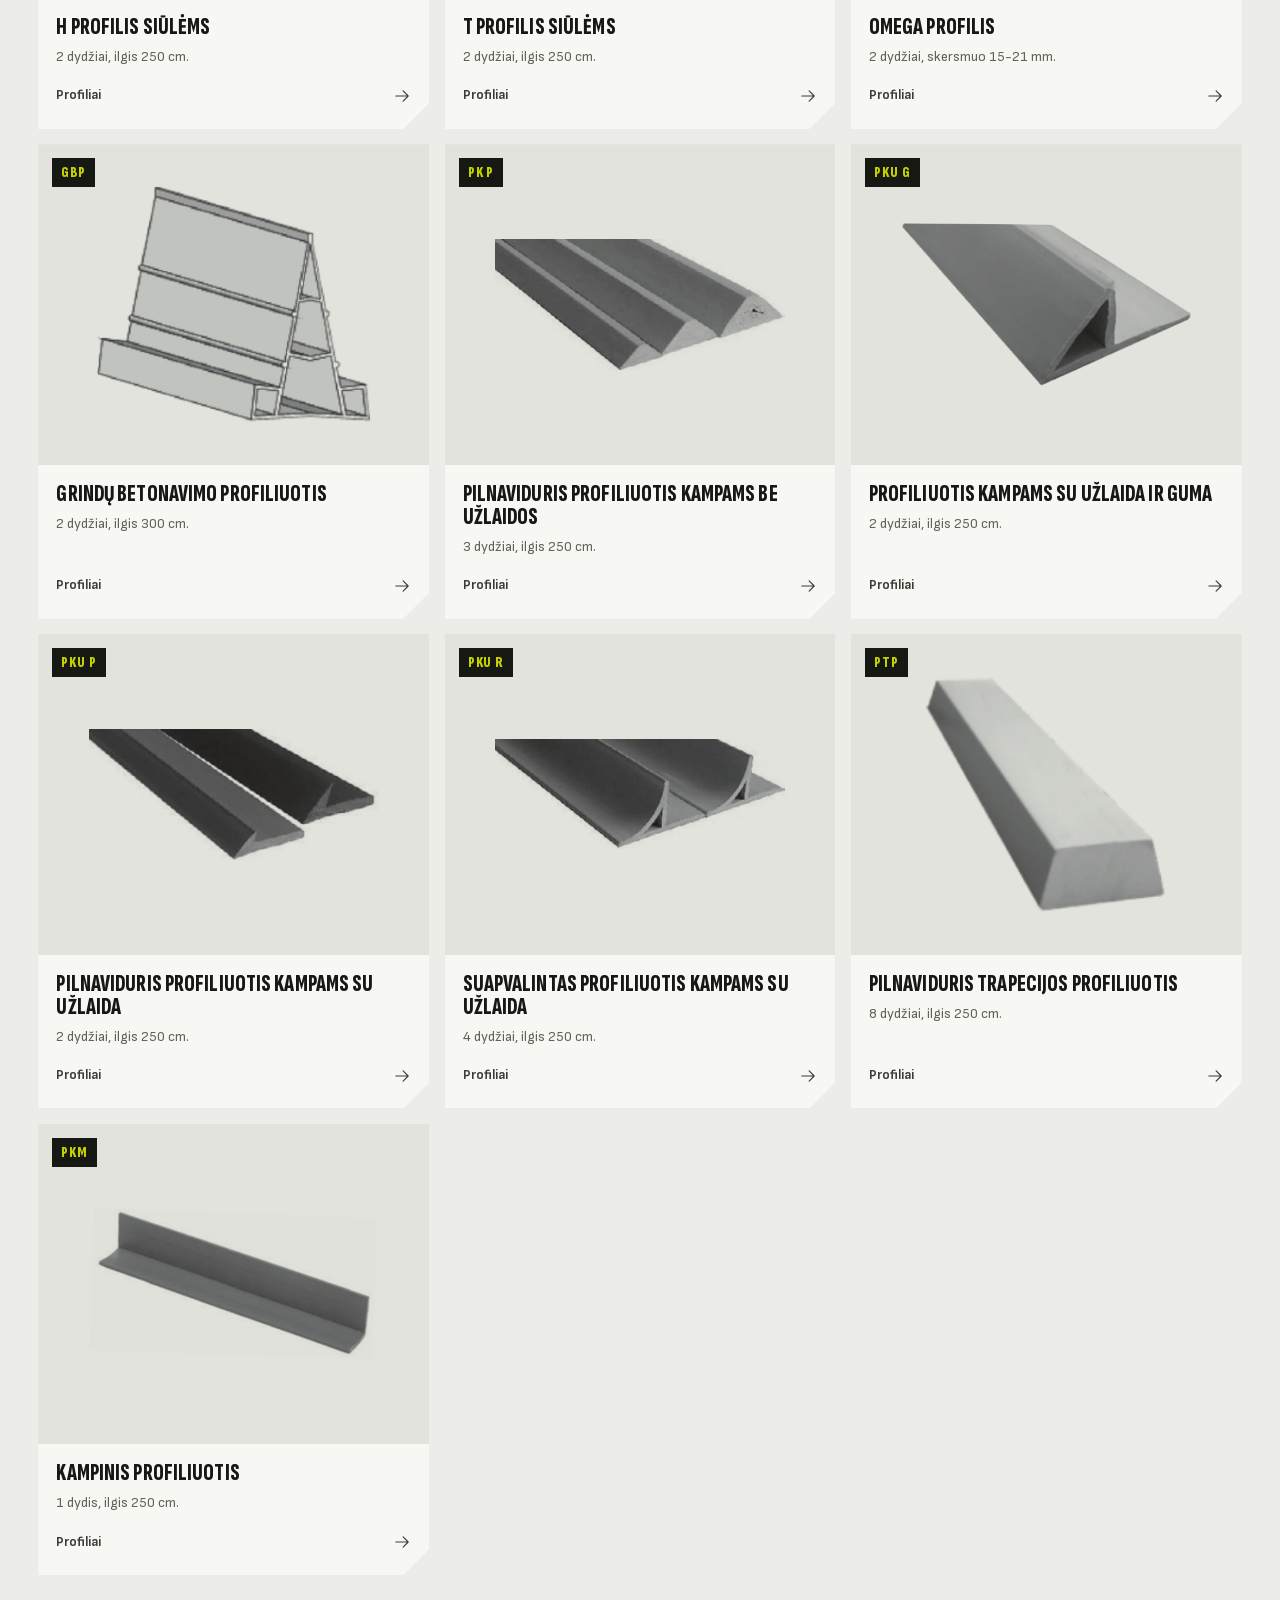
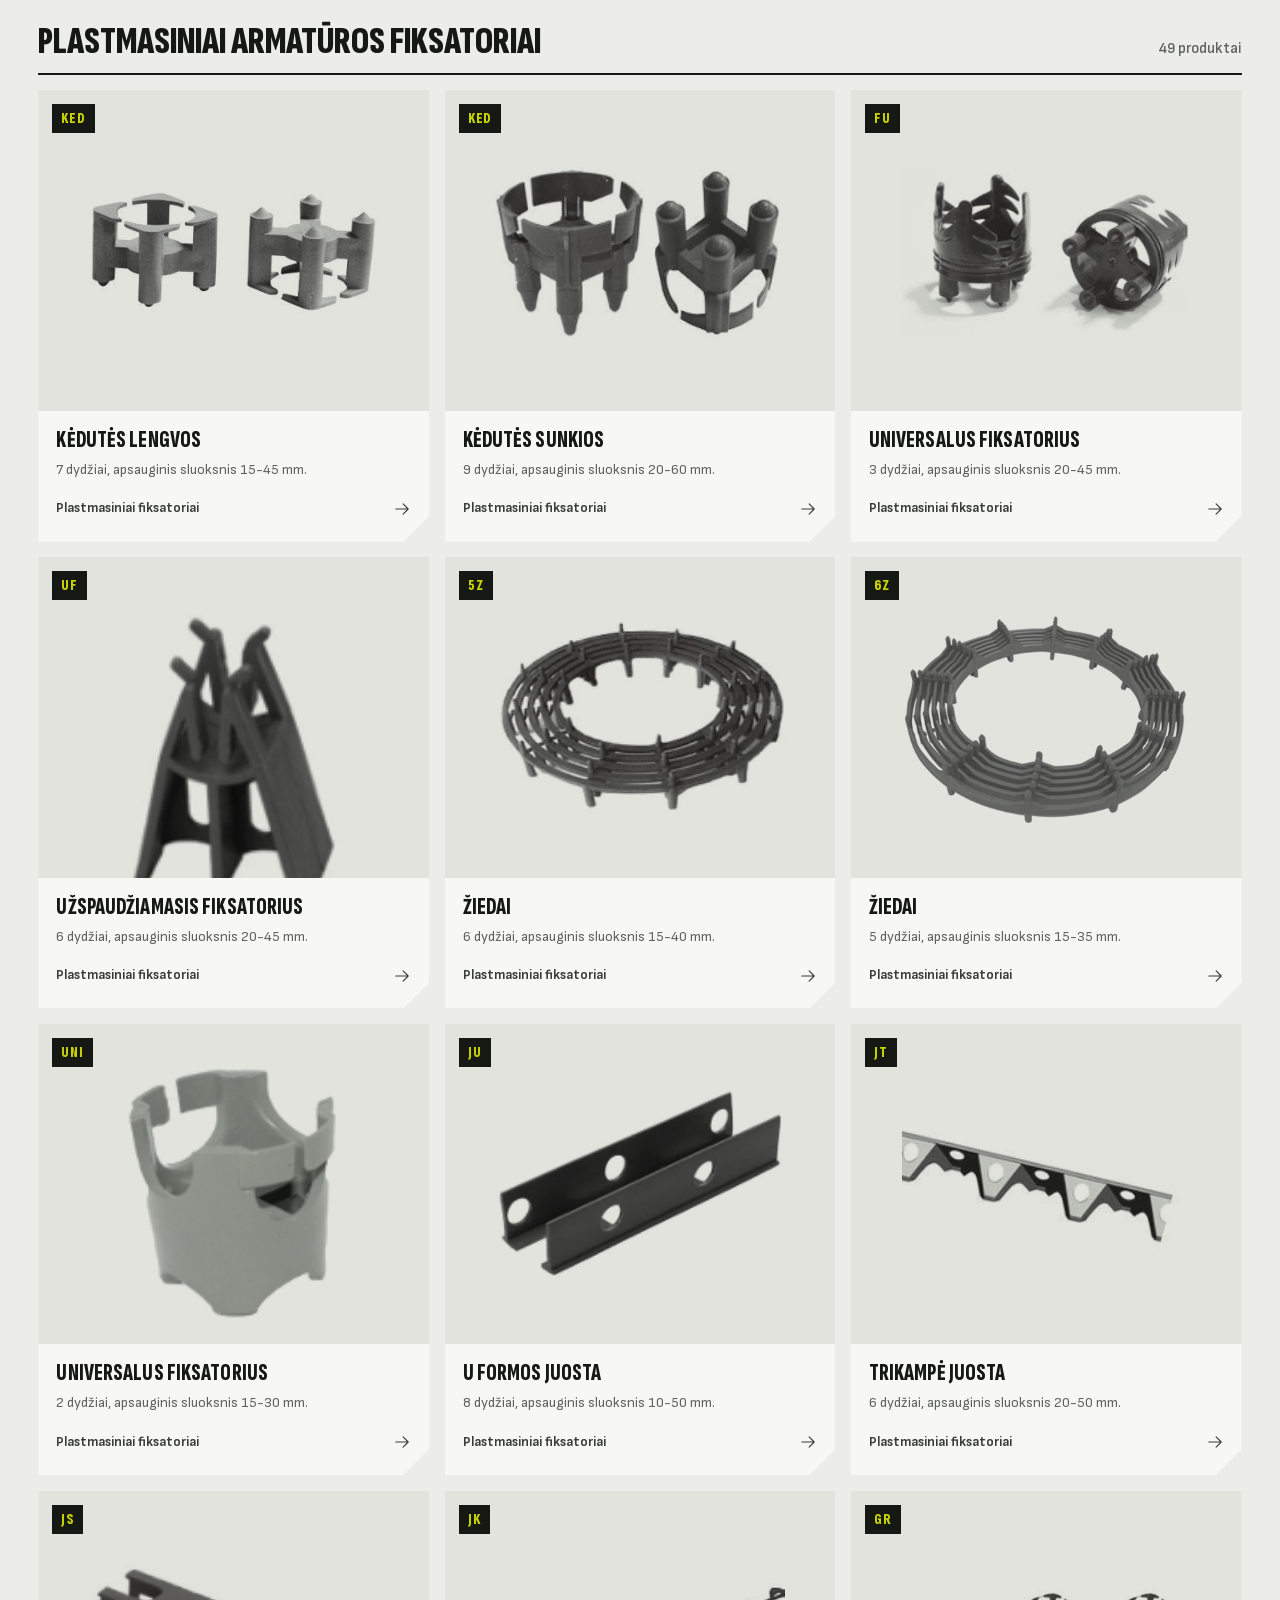
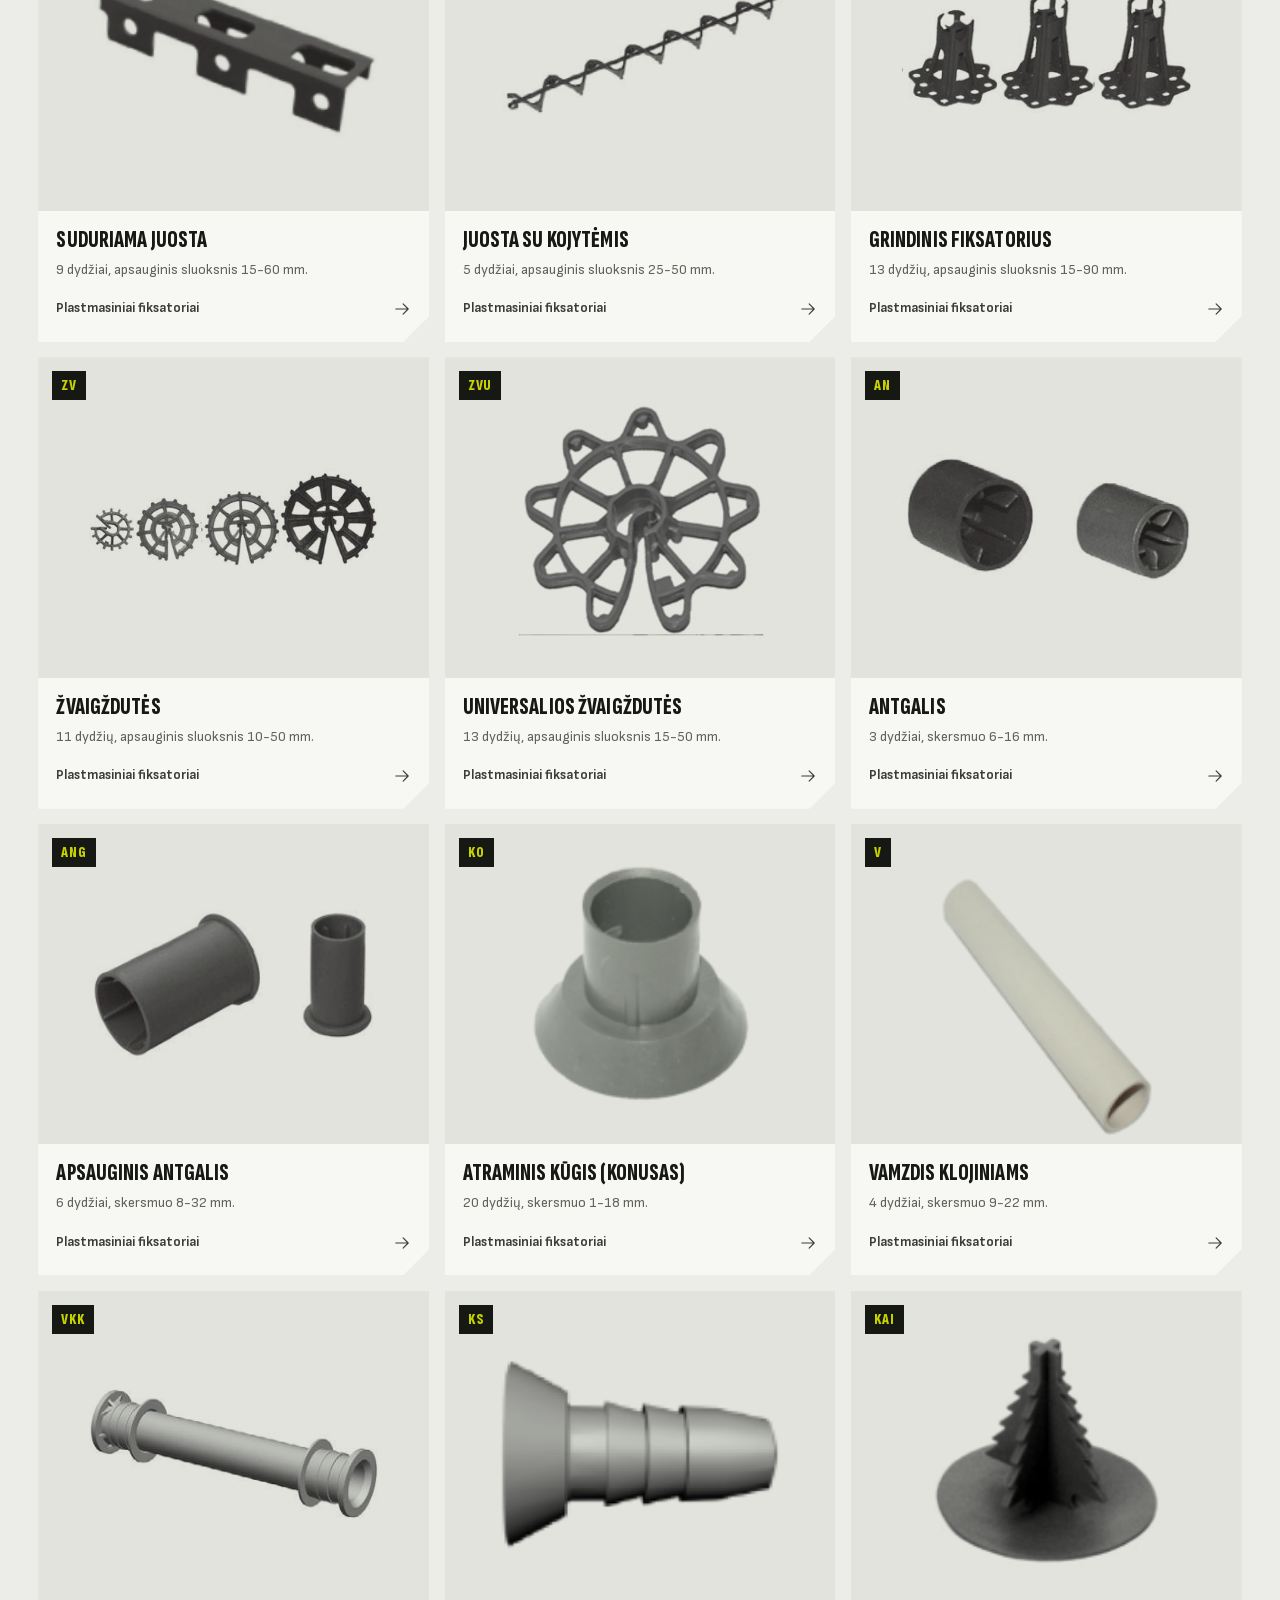
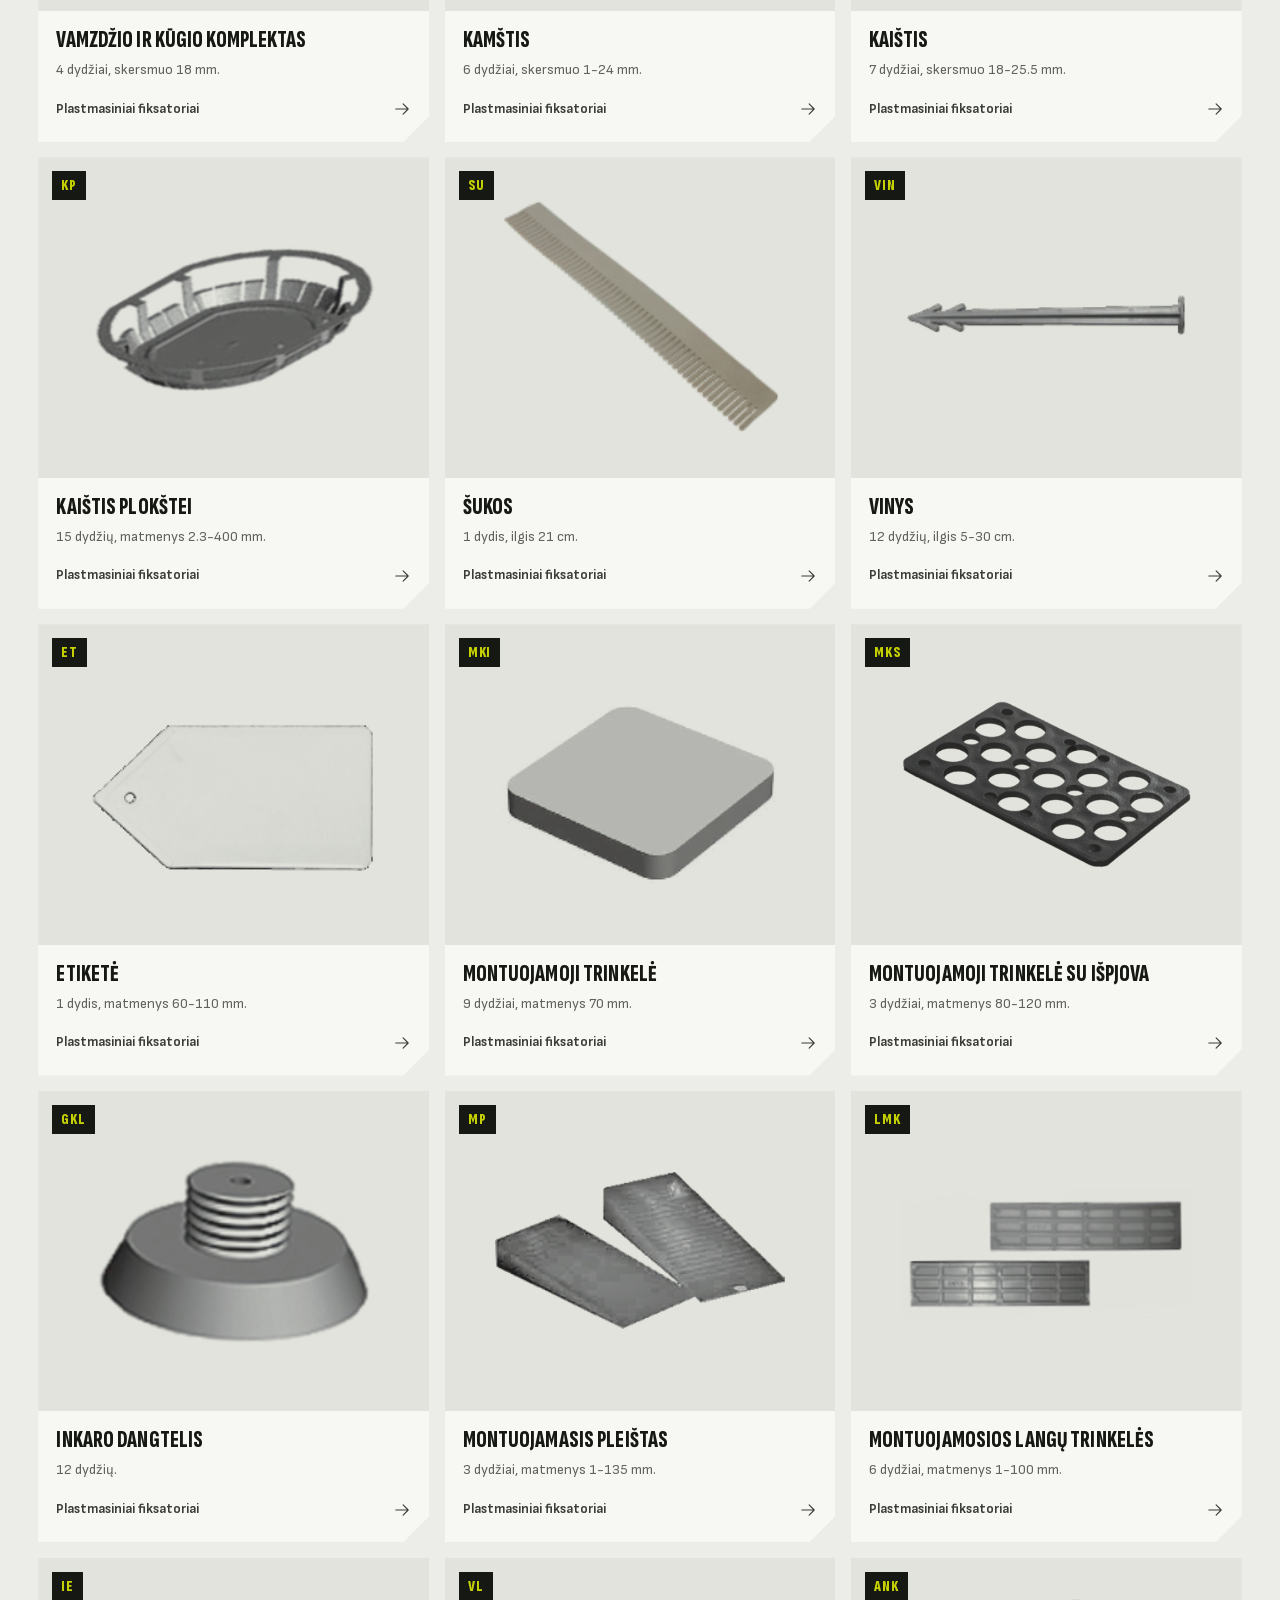
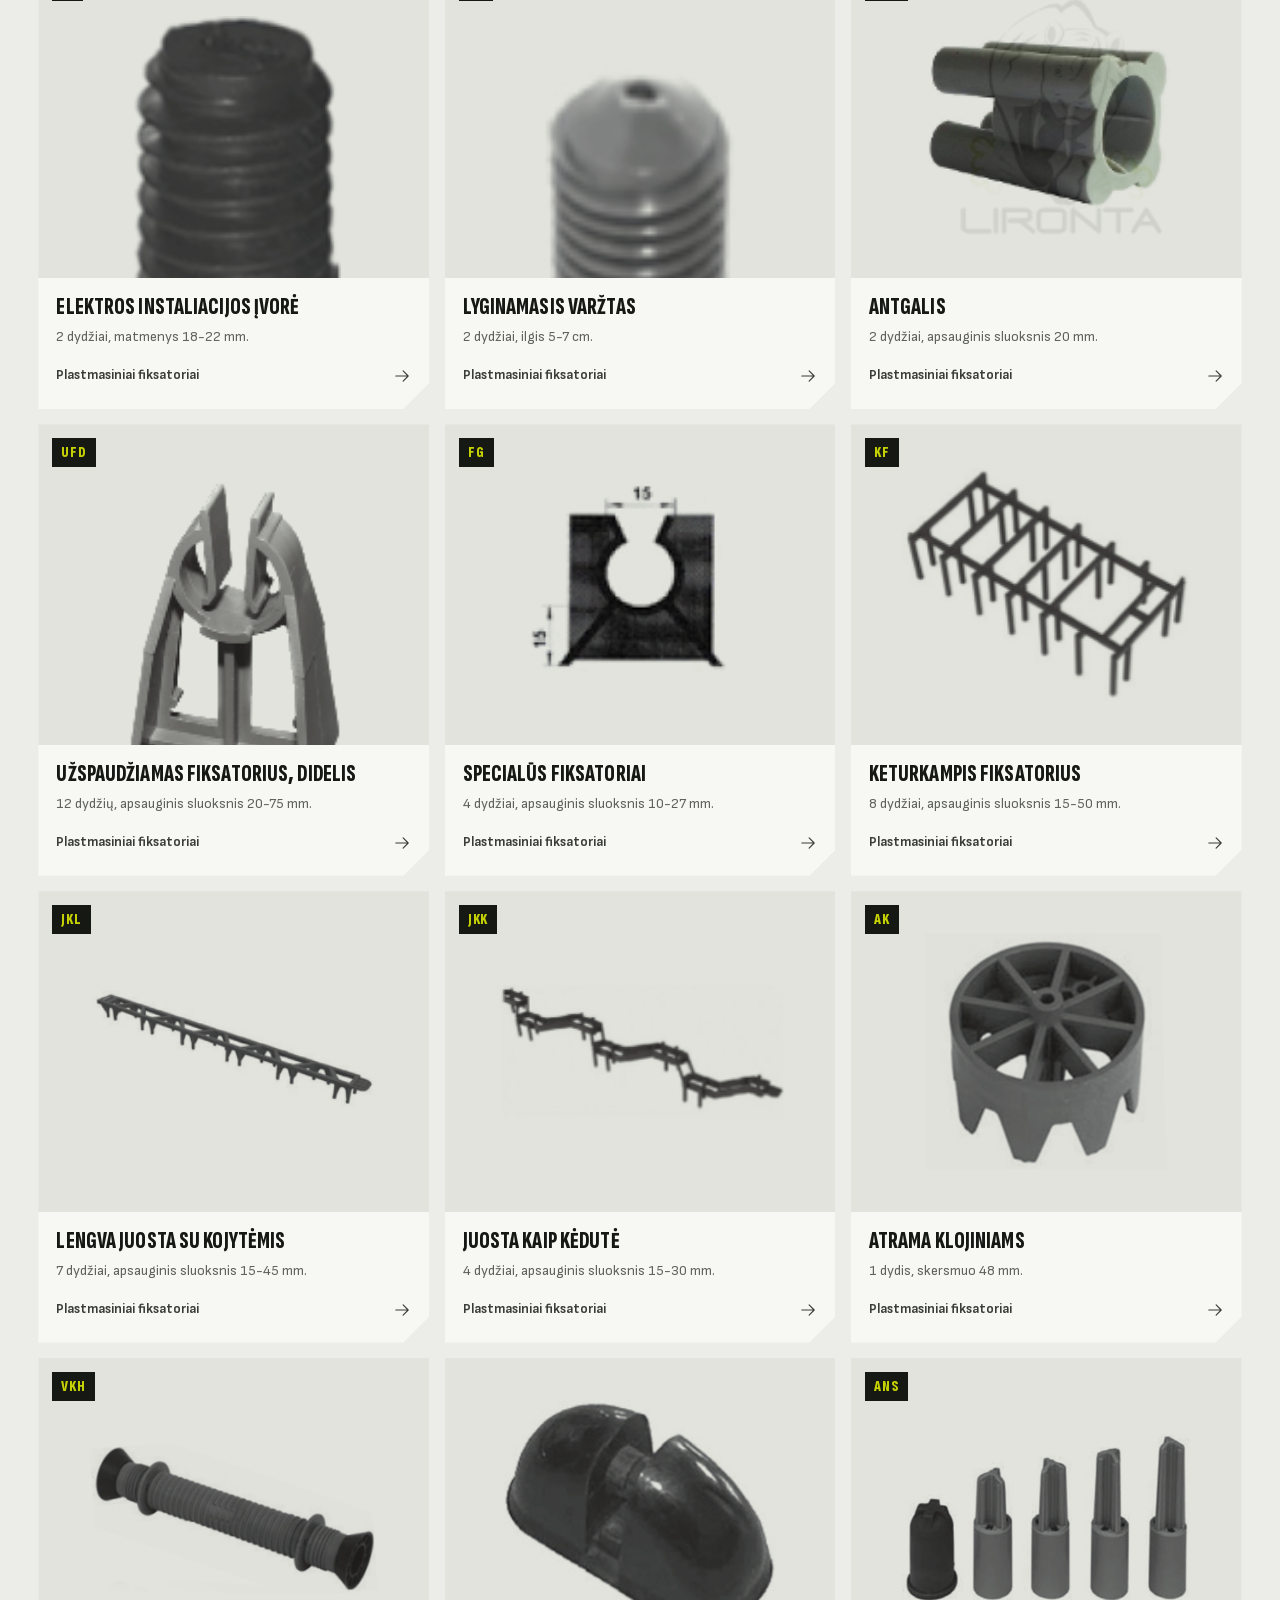
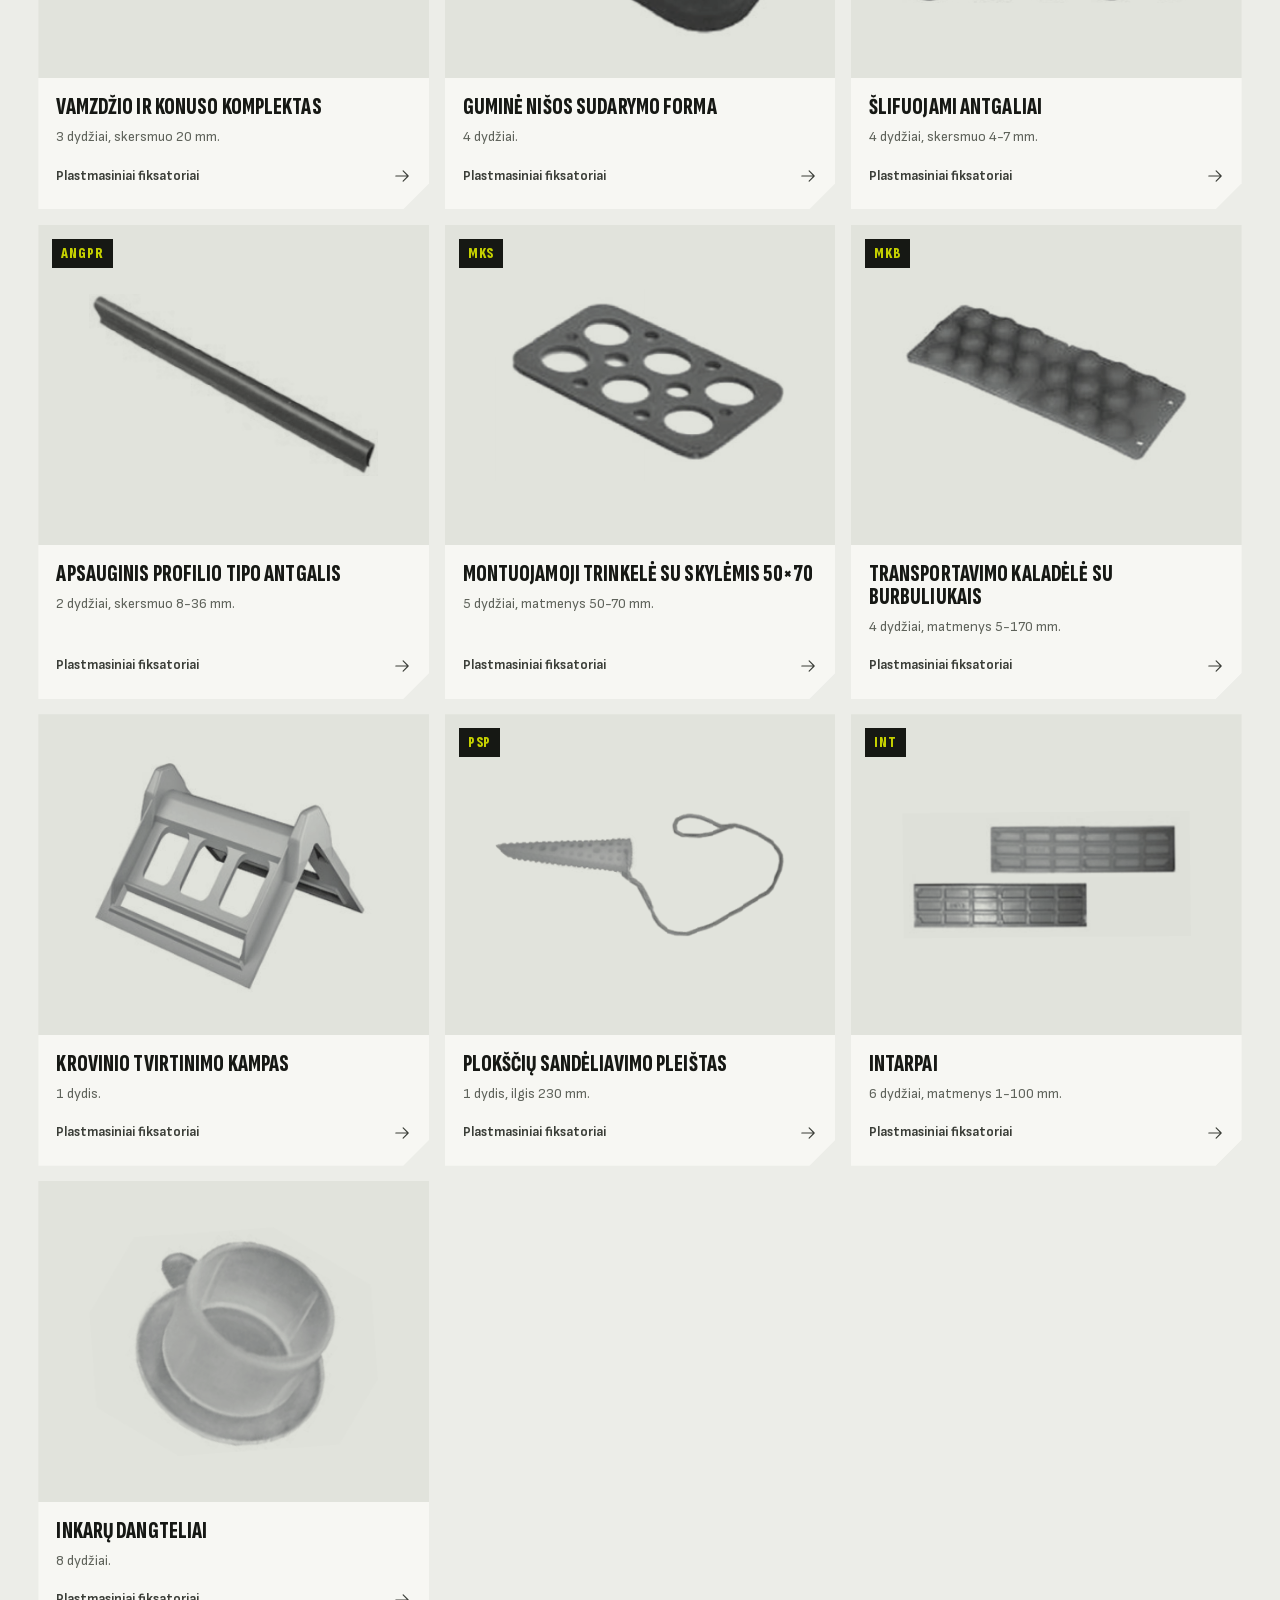
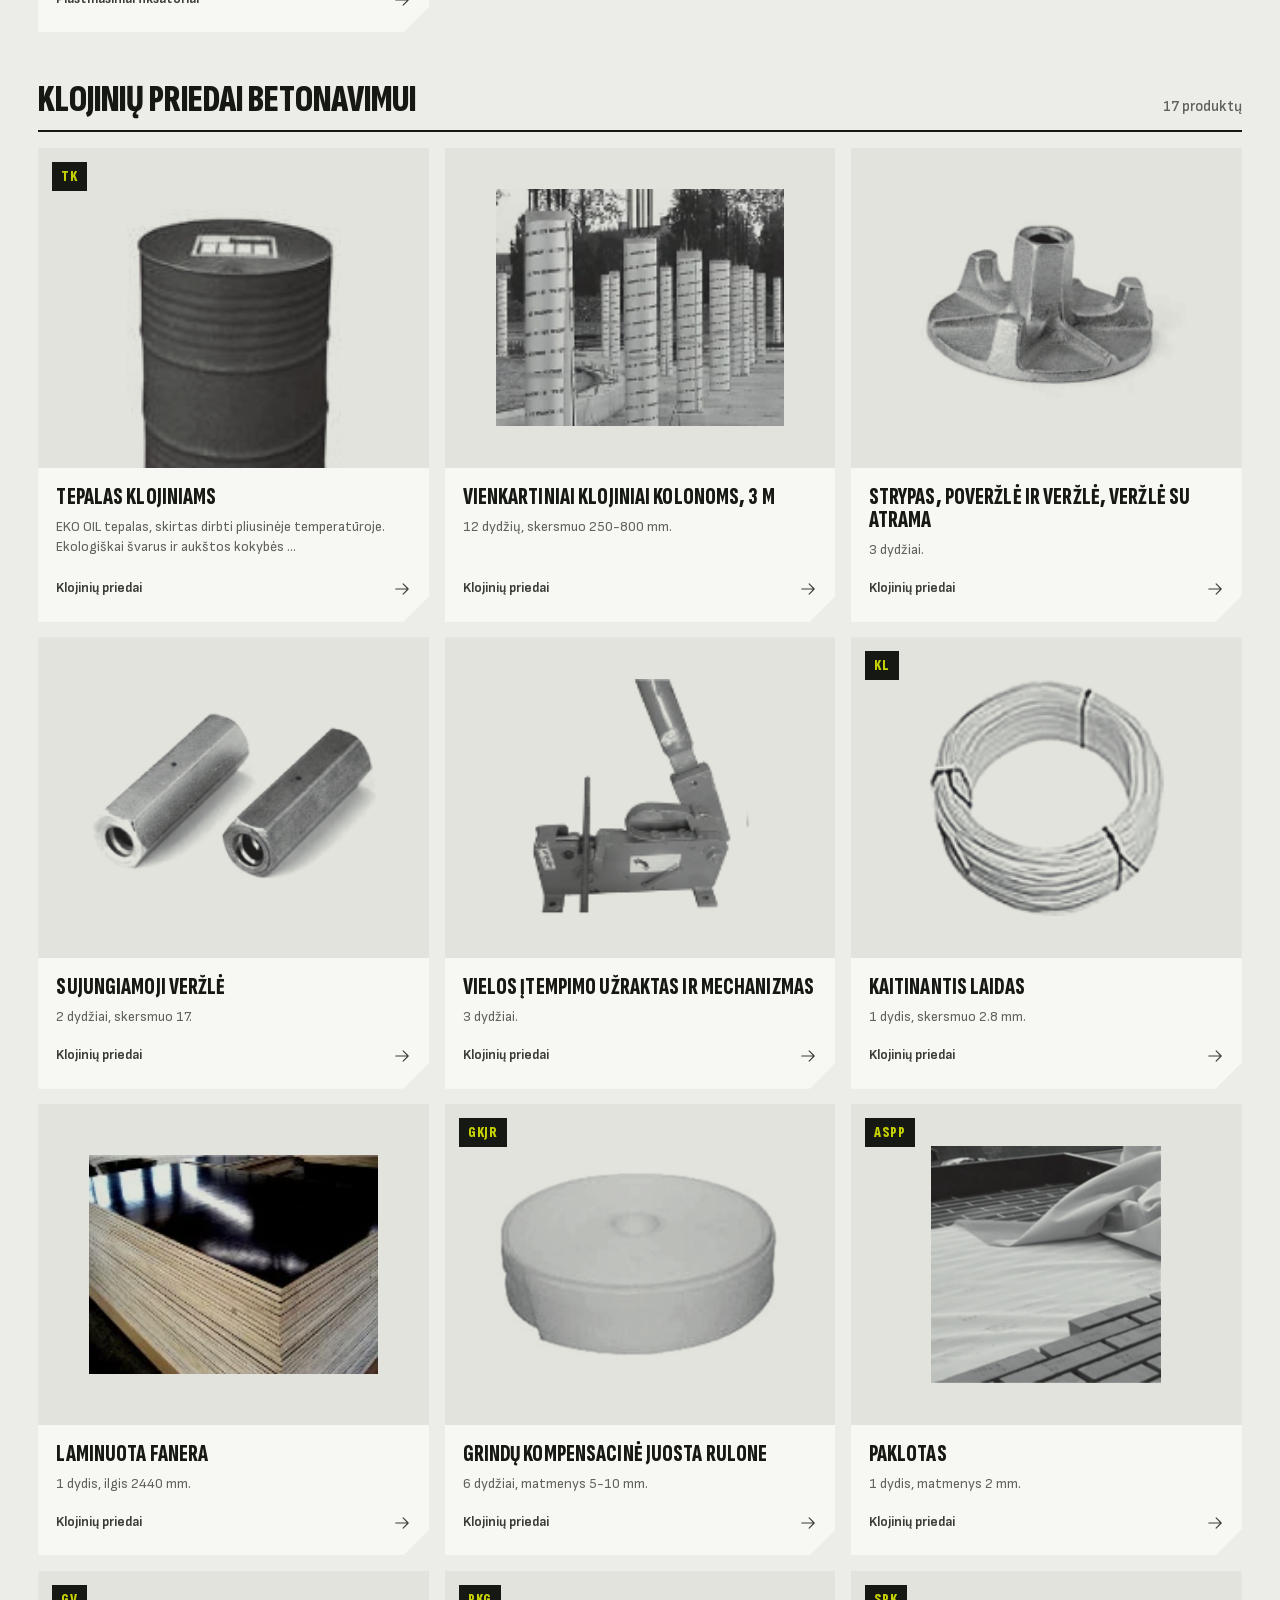
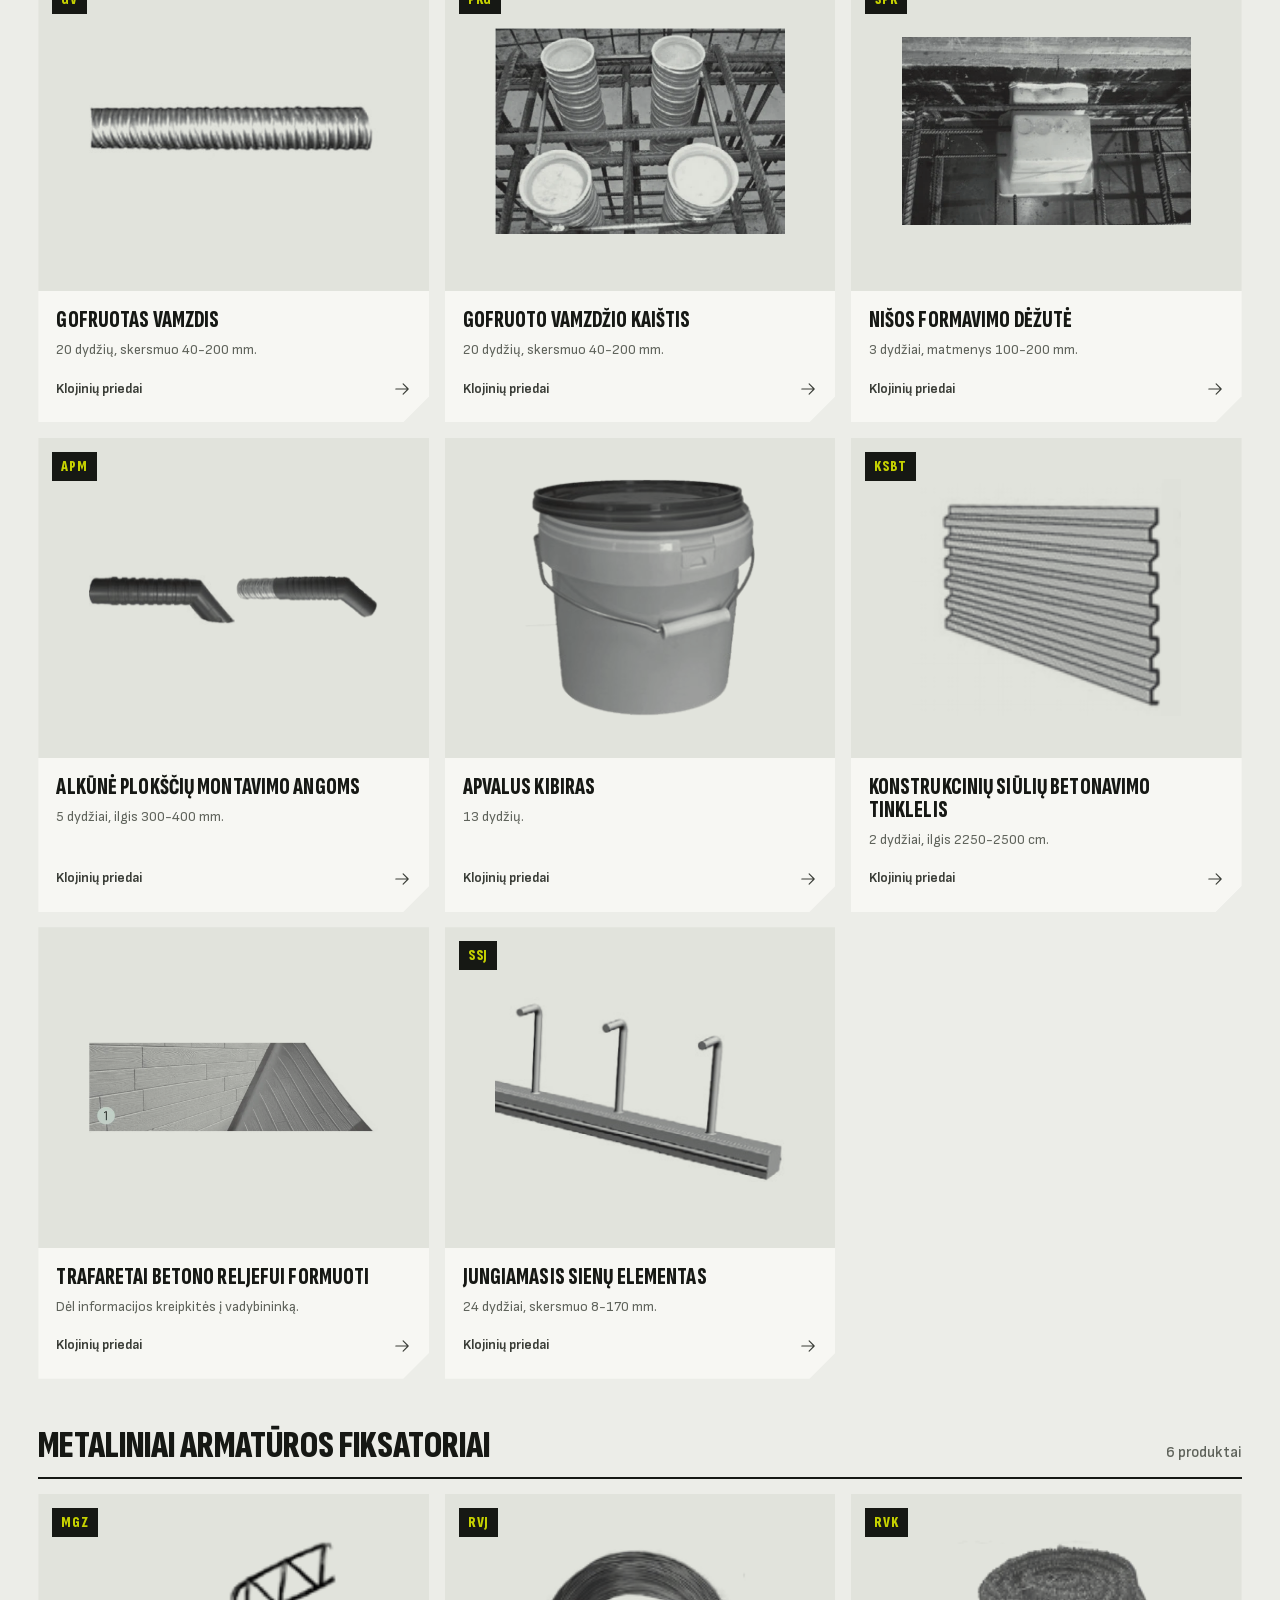
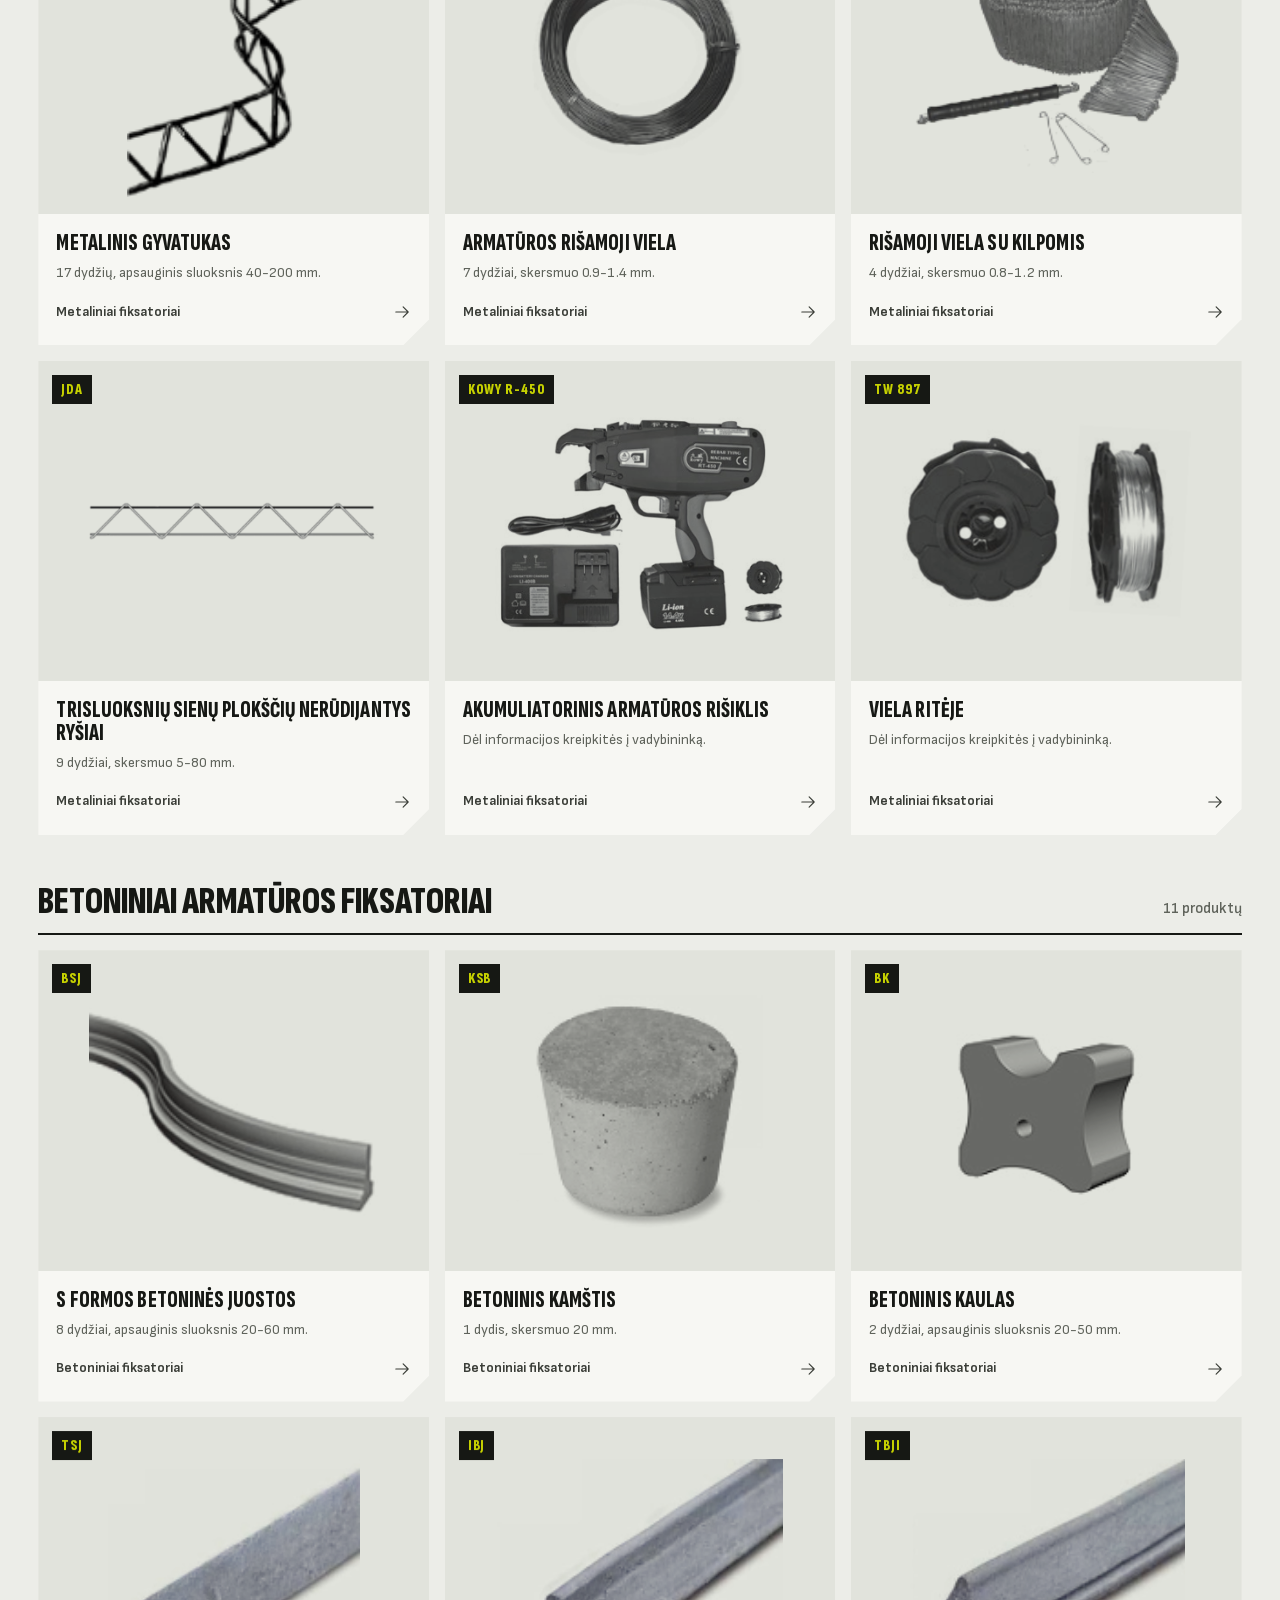
<file: produkcija.html>
<!doctype html>
<html lang="lt" class="no-js">
<head>
<meta charset="utf-8">
<meta name="viewport" content="width=device-width, initial-scale=1, viewport-fit=cover">
<title>Produkcija | Lironta</title>
<meta name="description" content="Armatūros fiksatoriai, plastmasiniai profiliai, klojinių priedai, hidroizoliacinės medžiagos, klojinių tepalai ir magnetai. Lironta produkcijos katalogas.">
<meta name="robots" content="noindex, nofollow">
<meta name="theme-color" content="#ECEDE8">
<link rel="icon" href="assets/img/brand/rhino.svg" type="image/svg+xml">
<link rel="preload" href="assets/fonts/sofia-sans-extra-condensed-normal-latin.woff2" as="font" type="font/woff2" crossorigin>
<link rel="preload" href="assets/fonts/sofia-sans-normal-latin.woff2" as="font" type="font/woff2" crossorigin>
<link rel="stylesheet" href="assets/css/fonts.css">
<link rel="stylesheet" href="assets/css/style.css">
<script>(function(h){h.className='js';if(/[?&]static=1/.test(location.search))h.classList.add('is-static');try{if(sessionStorage.getItem('lir-intro'))h.classList.add('no-intro')}catch(e){}})(document.documentElement);</script>
</head>
<body data-page="produkcija">
<svg xmlns="http://www.w3.org/2000/svg" style="display:none" aria-hidden="true">
<symbol id="i-magnifying-glass" viewBox="0 0 256 256"><path d="M229.66,218.34l-50.07-50.06a88.11,88.11,0,1,0-11.31,11.31l50.06,50.07a8,8,0,0,0,11.32-11.32ZM40,112a72,72,0,1,1,72,72A72.08,72.08,0,0,1,40,112Z"/></symbol>
<symbol id="i-list" viewBox="0 0 256 256"><path d="M224,128a8,8,0,0,1-8,8H40a8,8,0,0,1,0-16H216A8,8,0,0,1,224,128ZM40,72H216a8,8,0,0,0,0-16H40a8,8,0,0,0,0,16ZM216,184H40a8,8,0,0,0,0,16H216a8,8,0,0,0,0-16Z"/></symbol>
<symbol id="i-x" viewBox="0 0 256 256"><path d="M205.66,194.34a8,8,0,0,1-11.32,11.32L128,139.31,61.66,205.66a8,8,0,0,1-11.32-11.32L116.69,128,50.34,61.66A8,8,0,0,1,61.66,50.34L128,116.69l66.34-66.35a8,8,0,0,1,11.32,11.32L139.31,128Z"/></symbol>
<symbol id="i-arrow-right" viewBox="0 0 256 256"><path d="M221.66,133.66l-72,72a8,8,0,0,1-11.32-11.32L196.69,136H40a8,8,0,0,1,0-16H196.69L138.34,61.66a8,8,0,0,1,11.32-11.32l72,72A8,8,0,0,1,221.66,133.66Z"/></symbol>
<symbol id="i-arrow-up-right" viewBox="0 0 256 256"><path d="M200,64V168a8,8,0,0,1-16,0V83.31L69.66,197.66a8,8,0,0,1-11.32-11.32L172.69,72H88a8,8,0,0,1,0-16H192A8,8,0,0,1,200,64Z"/></symbol>
<symbol id="i-arrow-left" viewBox="0 0 256 256"><path d="M224,128a8,8,0,0,1-8,8H59.31l58.35,58.34a8,8,0,0,1-11.32,11.32l-72-72a8,8,0,0,1,0-11.32l72-72a8,8,0,0,1,11.32,11.32L59.31,120H216A8,8,0,0,1,224,128Z"/></symbol>
<symbol id="i-arrow-down" viewBox="0 0 256 256"><path d="M205.66,149.66l-72,72a8,8,0,0,1-11.32,0l-72-72a8,8,0,0,1,11.32-11.32L120,196.69V40a8,8,0,0,1,16,0V196.69l58.34-58.35a8,8,0,0,1,11.32,11.32Z"/></symbol>
<symbol id="i-arrow-up" viewBox="0 0 256 256"><path d="M205.66,117.66a8,8,0,0,1-11.32,0L136,59.31V216a8,8,0,0,1-16,0V59.31L61.66,117.66a8,8,0,0,1-11.32-11.32l72-72a8,8,0,0,1,11.32,0l72,72A8,8,0,0,1,205.66,117.66Z"/></symbol>
<symbol id="i-caret-down" viewBox="0 0 256 256"><path d="M213.66,101.66l-80,80a8,8,0,0,1-11.32,0l-80-80A8,8,0,0,1,53.66,90.34L128,164.69l74.34-74.35a8,8,0,0,1,11.32,11.32Z"/></symbol>
<symbol id="i-caret-right" viewBox="0 0 256 256"><path d="M181.66,133.66l-80,80a8,8,0,0,1-11.32-11.32L164.69,128,90.34,53.66a8,8,0,0,1,11.32-11.32l80,80A8,8,0,0,1,181.66,133.66Z"/></symbol>
<symbol id="i-caret-left" viewBox="0 0 256 256"><path d="M165.66,202.34a8,8,0,0,1-11.32,11.32l-80-80a8,8,0,0,1,0-11.32l80-80a8,8,0,0,1,11.32,11.32L91.31,128Z"/></symbol>
<symbol id="i-phone" viewBox="0 0 256 256"><path d="M222.37,158.46l-47.11-21.11-.13-.06a16,16,0,0,0-15.17,1.4,8.12,8.12,0,0,0-.75.56L134.87,160c-15.42-7.49-31.34-23.29-38.83-38.51l20.78-24.71c.2-.25.39-.5.57-.77a16,16,0,0,0,1.32-15.06l0-.12L97.54,33.64a16,16,0,0,0-16.62-9.52A56.26,56.26,0,0,0,32,80c0,79.4,64.6,144,144,144a56.26,56.26,0,0,0,55.88-48.92A16,16,0,0,0,222.37,158.46ZM176,208A128.14,128.14,0,0,1,48,80,40.2,40.2,0,0,1,82.87,40a.61.61,0,0,0,0,.12l21,47L83.2,111.86a6.13,6.13,0,0,0-.57.77,16,16,0,0,0-1,15.7c9.06,18.53,27.73,37.06,46.46,46.11a16,16,0,0,0,15.75-1.14,8.44,8.44,0,0,0,.74-.56L168.89,152l47,21.05h0s.08,0,.11,0A40.21,40.21,0,0,1,176,208Z"/></symbol>
<symbol id="i-envelope-simple" viewBox="0 0 256 256"><path d="M224,48H32a8,8,0,0,0-8,8V192a16,16,0,0,0,16,16H216a16,16,0,0,0,16-16V56A8,8,0,0,0,224,48ZM203.43,64,128,133.15,52.57,64ZM216,192H40V74.19l82.59,75.71a8,8,0,0,0,10.82,0L216,74.19V192Z"/></symbol>
<symbol id="i-map-pin" viewBox="0 0 256 256"><path d="M128,64a40,40,0,1,0,40,40A40,40,0,0,0,128,64Zm0,64a24,24,0,1,1,24-24A24,24,0,0,1,128,128Zm0-112a88.1,88.1,0,0,0-88,88c0,31.4,14.51,64.68,42,96.25a254.19,254.19,0,0,0,41.45,38.3,8,8,0,0,0,9.18,0A254.19,254.19,0,0,0,174,200.25c27.45-31.57,42-64.85,42-96.25A88.1,88.1,0,0,0,128,16Zm0,206c-16.53-13-72-60.75-72-118a72,72,0,0,1,144,0C200,161.23,144.53,209,128,222Z"/></symbol>
<symbol id="i-download-simple" viewBox="0 0 256 256"><path d="M224,144v64a8,8,0,0,1-8,8H40a8,8,0,0,1-8-8V144a8,8,0,0,1,16,0v56H208V144a8,8,0,0,1,16,0Zm-101.66,5.66a8,8,0,0,0,11.32,0l40-40a8,8,0,0,0-11.32-11.32L136,124.69V32a8,8,0,0,0-16,0v92.69L93.66,98.34a8,8,0,0,0-11.32,11.32Z"/></symbol>
<symbol id="i-file-pdf" viewBox="0 0 256 256"><path d="M224,152a8,8,0,0,1-8,8H192v16h16a8,8,0,0,1,0,16H192v16a8,8,0,0,1-16,0V152a8,8,0,0,1,8-8h32A8,8,0,0,1,224,152ZM92,172a28,28,0,0,1-28,28H56v8a8,8,0,0,1-16,0V152a8,8,0,0,1,8-8H64A28,28,0,0,1,92,172Zm-16,0a12,12,0,0,0-12-12H56v24h8A12,12,0,0,0,76,172Zm88,8a36,36,0,0,1-36,36H112a8,8,0,0,1-8-8V152a8,8,0,0,1,8-8h16A36,36,0,0,1,164,180Zm-16,0a20,20,0,0,0-20-20h-8v40h8A20,20,0,0,0,148,180ZM40,112V40A16,16,0,0,1,56,24h96a8,8,0,0,1,5.66,2.34l56,56A8,8,0,0,1,216,88v24a8,8,0,0,1-16,0V96H152a8,8,0,0,1-8-8V40H56v72a8,8,0,0,1-16,0ZM160,80h28.69L160,51.31Z"/></symbol>
<symbol id="i-play" viewBox="0 0 256 256"><path d="M232.4,114.49,88.32,26.35a16,16,0,0,0-16.2-.3A15.86,15.86,0,0,0,64,39.87V216.13A15.94,15.94,0,0,0,80,232a16.07,16.07,0,0,0,8.36-2.35L232.4,141.51a15.81,15.81,0,0,0,0-27ZM80,215.94V40l143.83,88Z"/></symbol>
<symbol id="i-pause" viewBox="0 0 256 256"><path d="M200,32H160a16,16,0,0,0-16,16V208a16,16,0,0,0,16,16h40a16,16,0,0,0,16-16V48A16,16,0,0,0,200,32Zm0,176H160V48h40ZM96,32H56A16,16,0,0,0,40,48V208a16,16,0,0,0,16,16H96a16,16,0,0,0,16-16V48A16,16,0,0,0,96,32Zm0,176H56V48H96Z"/></symbol>
<symbol id="i-plus" viewBox="0 0 256 256"><path d="M224,128a8,8,0,0,1-8,8H136v80a8,8,0,0,1-16,0V136H40a8,8,0,0,1,0-16h80V40a8,8,0,0,1,16,0v80h80A8,8,0,0,1,224,128Z"/></symbol>
<symbol id="i-minus" viewBox="0 0 256 256"><path d="M224,128a8,8,0,0,1-8,8H40a8,8,0,0,1,0-16H216A8,8,0,0,1,224,128Z"/></symbol>
<symbol id="i-check" viewBox="0 0 256 256"><path d="M229.66,77.66l-128,128a8,8,0,0,1-11.32,0l-56-56a8,8,0,0,1,11.32-11.32L96,188.69,218.34,66.34a8,8,0,0,1,11.32,11.32Z"/></symbol>
<symbol id="i-clipboard-text" viewBox="0 0 256 256"><path d="M168,152a8,8,0,0,1-8,8H96a8,8,0,0,1,0-16h64A8,8,0,0,1,168,152Zm-8-40H96a8,8,0,0,0,0,16h64a8,8,0,0,0,0-16Zm56-64V216a16,16,0,0,1-16,16H56a16,16,0,0,1-16-16V48A16,16,0,0,1,56,32H92.26a47.92,47.92,0,0,1,71.48,0H200A16,16,0,0,1,216,48ZM96,64h64a32,32,0,0,0-64,0ZM200,48H173.25A47.93,47.93,0,0,1,176,64v8a8,8,0,0,1-8,8H88a8,8,0,0,1-8-8V64a47.93,47.93,0,0,1,2.75-16H56V216H200Z"/></symbol>
<symbol id="i-trash" viewBox="0 0 256 256"><path d="M216,48H176V40a24,24,0,0,0-24-24H104A24,24,0,0,0,80,40v8H40a8,8,0,0,0,0,16h8V208a16,16,0,0,0,16,16H192a16,16,0,0,0,16-16V64h8a8,8,0,0,0,0-16ZM96,40a8,8,0,0,1,8-8h48a8,8,0,0,1,8,8v8H96Zm96,168H64V64H192ZM112,104v64a8,8,0,0,1-16,0V104a8,8,0,0,1,16,0Zm48,0v64a8,8,0,0,1-16,0V104a8,8,0,0,1,16,0Z"/></symbol>
<symbol id="i-globe-simple" viewBox="0 0 256 256"><path d="M128,24h0A104,104,0,1,0,232,128,104.12,104.12,0,0,0,128,24Zm87.62,96H175.79C174,83.49,159.94,57.67,148.41,42.4A88.19,88.19,0,0,1,215.63,120ZM96.23,136h63.54c-2.31,41.61-22.23,67.11-31.77,77C118.45,203.1,98.54,177.6,96.23,136Zm0-16C98.54,78.39,118.46,52.89,128,43c9.55,9.93,29.46,35.43,31.77,77Zm11.36-77.6C96.06,57.67,82,83.49,80.21,120H40.37A88.19,88.19,0,0,1,107.59,42.4ZM40.37,136H80.21c1.82,36.51,15.85,62.33,27.38,77.6A88.19,88.19,0,0,1,40.37,136Zm108,77.6c11.53-15.27,25.56-41.09,27.38-77.6h39.84A88.19,88.19,0,0,1,148.41,213.6Z"/></symbol>
<symbol id="i-truck" viewBox="0 0 256 256"><path d="M255.42,117l-14-35A15.93,15.93,0,0,0,226.58,72H192V64a8,8,0,0,0-8-8H32A16,16,0,0,0,16,72V184a16,16,0,0,0,16,16H49a32,32,0,0,0,62,0h50a32,32,0,0,0,62,0h17a16,16,0,0,0,16-16V120A7.94,7.94,0,0,0,255.42,117ZM192,88h34.58l9.6,24H192ZM32,72H176v64H32ZM80,208a16,16,0,1,1,16-16A16,16,0,0,1,80,208Zm81-24H111a32,32,0,0,0-62,0H32V152H176v12.31A32.11,32.11,0,0,0,161,184Zm31,24a16,16,0,1,1,16-16A16,16,0,0,1,192,208Zm48-24H223a32.06,32.06,0,0,0-31-24V128h48Z"/></symbol>
<symbol id="i-warehouse" viewBox="0 0 256 256"><path d="M240,184h-8V57.9l9.67-2.08a8,8,0,1,0-3.35-15.64l-224,48A8,8,0,0,0,16,104a8.16,8.16,0,0,0,1.69-.18L24,102.47V184H16a8,8,0,0,0,0,16H240a8,8,0,0,0,0-16ZM40,99,216,61.33V184H192V128a8,8,0,0,0-8-8H72a8,8,0,0,0-8,8v56H40Zm136,53H80V136h96ZM80,168h96v16H80Z"/></symbol>
<symbol id="i-headset" viewBox="0 0 256 256"><path d="M201.89,54.66A103.43,103.43,0,0,0,128.79,24H128A104,104,0,0,0,24,128v56a24,24,0,0,0,24,24H64a24,24,0,0,0,24-24V144a24,24,0,0,0-24-24H40.36A88.12,88.12,0,0,1,190.54,65.93,87.39,87.39,0,0,1,215.65,120H192a24,24,0,0,0-24,24v40a24,24,0,0,0,24,24h24a24,24,0,0,1-24,24H136a8,8,0,0,0,0,16h56a40,40,0,0,0,40-40V128A103.41,103.41,0,0,0,201.89,54.66ZM64,136a8,8,0,0,1,8,8v40a8,8,0,0,1-8,8H48a8,8,0,0,1-8-8V136Zm128,56a8,8,0,0,1-8-8V144a8,8,0,0,1,8-8h24v56Z"/></symbol>
<symbol id="i-seal-check" viewBox="0 0 256 256"><path d="M225.86,102.82c-3.77-3.94-7.67-8-9.14-11.57-1.36-3.27-1.44-8.69-1.52-13.94-.15-9.76-.31-20.82-8-28.51s-18.75-7.85-28.51-8c-5.25-.08-10.67-.16-13.94-1.52-3.56-1.47-7.63-5.37-11.57-9.14C146.28,23.51,138.44,16,128,16s-18.27,7.51-25.18,14.14c-3.94,3.77-8,7.67-11.57,9.14C88,40.64,82.56,40.72,77.31,40.8c-9.76.15-20.82.31-28.51,8S41,67.55,40.8,77.31c-.08,5.25-.16,10.67-1.52,13.94-1.47,3.56-5.37,7.63-9.14,11.57C23.51,109.72,16,117.56,16,128s7.51,18.27,14.14,25.18c3.77,3.94,7.67,8,9.14,11.57,1.36,3.27,1.44,8.69,1.52,13.94.15,9.76.31,20.82,8,28.51s18.75,7.85,28.51,8c5.25.08,10.67.16,13.94,1.52,3.56,1.47,7.63,5.37,11.57,9.14C109.72,232.49,117.56,240,128,240s18.27-7.51,25.18-14.14c3.94-3.77,8-7.67,11.57-9.14,3.27-1.36,8.69-1.44,13.94-1.52,9.76-.15,20.82-.31,28.51-8s7.85-18.75,8-28.51c.08-5.25.16-10.67,1.52-13.94,1.47-3.56,5.37-7.63,9.14-11.57C232.49,146.28,240,138.44,240,128S232.49,109.73,225.86,102.82Zm-11.55,39.29c-4.79,5-9.75,10.17-12.38,16.52-2.52,6.1-2.63,13.07-2.73,19.82-.1,7-.21,14.33-3.32,17.43s-10.39,3.22-17.43,3.32c-6.75.1-13.72.21-19.82,2.73-6.35,2.63-11.52,7.59-16.52,12.38S132,224,128,224s-9.15-4.92-14.11-9.69-10.17-9.75-16.52-12.38c-6.1-2.52-13.07-2.63-19.82-2.73-7-.1-14.33-.21-17.43-3.32s-3.22-10.39-3.32-17.43c-.1-6.75-.21-13.72-2.73-19.82-2.63-6.35-7.59-11.52-12.38-16.52S32,132,32,128s4.92-9.15,9.69-14.11,9.75-10.17,12.38-16.52c2.52-6.1,2.63-13.07,2.73-19.82.1-7,.21-14.33,3.32-17.43S70.51,56.9,77.55,56.8c6.75-.1,13.72-.21,19.82-2.73,6.35-2.63,11.52-7.59,16.52-12.38S124,32,128,32s9.15,4.92,14.11,9.69,10.17,9.75,16.52,12.38c6.1,2.52,13.07,2.63,19.82,2.73,7,.1,14.33.21,17.43,3.32s3.22,10.39,3.32,17.43c.1,6.75.21,13.72,2.73,19.82,2.63,6.35,7.59,11.52,12.38,16.52S224,124,224,128,219.08,137.15,214.31,142.11ZM173.66,98.34a8,8,0,0,1,0,11.32l-56,56a8,8,0,0,1-11.32,0l-24-24a8,8,0,0,1,11.32-11.32L112,148.69l50.34-50.35A8,8,0,0,1,173.66,98.34Z"/></symbol>
<symbol id="i-funnel" viewBox="0 0 256 256"><path d="M230.6,49.53A15.81,15.81,0,0,0,216,40H40A16,16,0,0,0,28.19,66.76l.08.09L96,139.17V216a16,16,0,0,0,24.87,13.32l32-21.34A16,16,0,0,0,160,194.66V139.17l67.74-72.32.08-.09A15.8,15.8,0,0,0,230.6,49.53ZM40,56h0Zm106.18,74.58A8,8,0,0,0,144,136v58.66L112,216V136a8,8,0,0,0-2.16-5.47L40,56H216Z"/></symbol>
<symbol id="i-squares-four" viewBox="0 0 256 256"><path d="M104,40H56A16,16,0,0,0,40,56v48a16,16,0,0,0,16,16h48a16,16,0,0,0,16-16V56A16,16,0,0,0,104,40Zm0,64H56V56h48v48Zm96-64H152a16,16,0,0,0-16,16v48a16,16,0,0,0,16,16h48a16,16,0,0,0,16-16V56A16,16,0,0,0,200,40Zm0,64H152V56h48v48Zm-96,32H56a16,16,0,0,0-16,16v48a16,16,0,0,0,16,16h48a16,16,0,0,0,16-16V152A16,16,0,0,0,104,136Zm0,64H56V152h48v48Zm96-64H152a16,16,0,0,0-16,16v48a16,16,0,0,0,16,16h48a16,16,0,0,0,16-16V152A16,16,0,0,0,200,136Zm0,64H152V152h48v48Z"/></symbol>
<symbol id="i-rows" viewBox="0 0 256 256"><path d="M208,136H48a16,16,0,0,0-16,16v40a16,16,0,0,0,16,16H208a16,16,0,0,0,16-16V152A16,16,0,0,0,208,136Zm0,56H48V152H208v40Zm0-144H48A16,16,0,0,0,32,64v40a16,16,0,0,0,16,16H208a16,16,0,0,0,16-16V64A16,16,0,0,0,208,48Zm0,56H48V64H208v40Z"/></symbol>
<symbol id="i-arrows-out-simple" viewBox="0 0 256 256"><path d="M216,48V96a8,8,0,0,1-16,0V67.31l-50.34,50.35a8,8,0,0,1-11.32-11.32L188.69,56H160a8,8,0,0,1,0-16h48A8,8,0,0,1,216,48ZM106.34,138.34,56,188.69V160a8,8,0,0,0-16,0v48a8,8,0,0,0,8,8H96a8,8,0,0,0,0-16H67.31l50.35-50.34a8,8,0,0,0-11.32-11.32Z"/></symbol>
<symbol id="i-ruler" viewBox="0 0 256 256"><path d="M235.32,73.37,182.63,20.69a16,16,0,0,0-22.63,0L20.68,160a16,16,0,0,0,0,22.63l52.69,52.68a16,16,0,0,0,22.63,0L235.32,96A16,16,0,0,0,235.32,73.37ZM84.68,224,32,171.31l32-32,26.34,26.35a8,8,0,0,0,11.32-11.32L75.31,128,96,107.31l26.34,26.35a8,8,0,0,0,11.32-11.32L107.31,96,128,75.31l26.34,26.35a8,8,0,0,0,11.32-11.32L139.31,64l32-32L224,84.69Z"/></symbol>
<symbol id="i-package" viewBox="0 0 256 256"><path d="M223.68,66.15,135.68,18a15.88,15.88,0,0,0-15.36,0l-88,48.17a16,16,0,0,0-8.32,14v95.64a16,16,0,0,0,8.32,14l88,48.17a15.88,15.88,0,0,0,15.36,0l88-48.17a16,16,0,0,0,8.32-14V80.18A16,16,0,0,0,223.68,66.15ZM128,32l80.34,44-29.77,16.3-80.35-44ZM128,120,47.66,76l33.9-18.56,80.34,44ZM40,90l80,43.78v85.79L40,175.82Zm176,85.78h0l-80,43.79V133.82l32-17.51V152a8,8,0,0,0,16,0V107.55L216,90v85.77Z"/></symbol>
<symbol id="i-cube" viewBox="0 0 256 256"><path d="M223.68,66.15,135.68,18h0a15.88,15.88,0,0,0-15.36,0l-88,48.17a16,16,0,0,0-8.32,14v95.64a16,16,0,0,0,8.32,14l88,48.17a15.88,15.88,0,0,0,15.36,0l88-48.17a16,16,0,0,0,8.32-14V80.18A16,16,0,0,0,223.68,66.15ZM128,32h0l80.34,44L128,120,47.66,76ZM40,90l80,43.78v85.79L40,175.82Zm96,129.57V133.82L216,90v85.78Z"/></symbol>
<symbol id="i-facebook-logo" viewBox="0 0 256 256"><path d="M128,24A104,104,0,1,0,232,128,104.11,104.11,0,0,0,128,24Zm8,191.63V152h24a8,8,0,0,0,0-16H136V112a16,16,0,0,1,16-16h16a8,8,0,0,0,0-16H152a32,32,0,0,0-32,32v24H96a8,8,0,0,0,0,16h24v63.63a88,88,0,1,1,16,0Z"/></symbol>
<symbol id="i-linkedin-logo" viewBox="0 0 256 256"><path d="M216,24H40A16,16,0,0,0,24,40V216a16,16,0,0,0,16,16H216a16,16,0,0,0,16-16V40A16,16,0,0,0,216,24Zm0,192H40V40H216V216ZM96,112v64a8,8,0,0,1-16,0V112a8,8,0,0,1,16,0Zm88,28v36a8,8,0,0,1-16,0V140a20,20,0,0,0-40,0v36a8,8,0,0,1-16,0V112a8,8,0,0,1,15.79-1.78A36,36,0,0,1,184,140ZM100,84A12,12,0,1,1,88,72,12,12,0,0,1,100,84Z"/></symbol>
<symbol id="i-youtube-logo" viewBox="0 0 256 256"><path d="M164.44,121.34l-48-32A8,8,0,0,0,104,96v64a8,8,0,0,0,12.44,6.66l48-32a8,8,0,0,0,0-13.32ZM120,145.05V111l25.58,17ZM234.33,69.52a24,24,0,0,0-14.49-16.4C185.56,39.88,131,40,128,40s-57.56-.12-91.84,13.12a24,24,0,0,0-14.49,16.4C19.08,79.5,16,97.74,16,128s3.08,48.5,5.67,58.48a24,24,0,0,0,14.49,16.41C69,215.56,120.4,216,127.34,216h1.32c6.94,0,58.37-.44,91.18-13.11a24,24,0,0,0,14.49-16.41c2.59-10,5.67-28.22,5.67-58.48S236.92,79.5,234.33,69.52Zm-15.49,113a8,8,0,0,1-4.77,5.49c-31.65,12.22-85.48,12-86,12H128c-.54,0-54.33.2-86-12a8,8,0,0,1-4.77-5.49C34.8,173.39,32,156.57,32,128s2.8-45.39,5.16-54.47A8,8,0,0,1,41.93,68c30.52-11.79,81.66-12,85.85-12h.27c.54,0,54.38-.18,86,12a8,8,0,0,1,4.77,5.49C221.2,82.61,224,99.43,224,128S221.2,173.39,218.84,182.47Z"/></symbol>
<symbol id="i-instagram-logo" viewBox="0 0 256 256"><path d="M128,80a48,48,0,1,0,48,48A48.05,48.05,0,0,0,128,80Zm0,80a32,32,0,1,1,32-32A32,32,0,0,1,128,160ZM176,24H80A56.06,56.06,0,0,0,24,80v96a56.06,56.06,0,0,0,56,56h96a56.06,56.06,0,0,0,56-56V80A56.06,56.06,0,0,0,176,24Zm40,152a40,40,0,0,1-40,40H80a40,40,0,0,1-40-40V80A40,40,0,0,1,80,40h96a40,40,0,0,1,40,40ZM192,76a12,12,0,1,1-12-12A12,12,0,0,1,192,76Z"/></symbol>
<symbol id="i-magnet" viewBox="0 0 256 256"><path d="M207,50.25A87.46,87.46,0,0,0,144.6,24h-.33A87.48,87.48,0,0,0,82,49.81L20.61,112a16,16,0,0,0,.06,22.56l28.66,28.66a15.92,15.92,0,0,0,11.32,4.69h.09a16,16,0,0,0,11.36-4.82L133,100.69a16.08,16.08,0,0,1,22.41-.21,15.6,15.6,0,0,1,4.73,11.19,16.89,16.89,0,0,1-4.85,12L93,183.88a16,16,0,0,0-.17,22.79l28.66,28.66a16.06,16.06,0,0,0,22.52.12L205.81,175C240.26,140.5,240.79,84.56,207,50.25ZM60.65,151.89,32,123.24,55.8,99.12l28.52,28.52ZM132.79,224l-28.68-28.65,24.38-23.57L157,200.32Zm61.76-60.44-26.11,25.54L140,160.68l26.44-25.57.1-.09a33,33,0,0,0,9.57-23.5A31.44,31.44,0,0,0,166.47,89a32.2,32.2,0,0,0-44.9.5L95.49,116.18,67,87.74,93.35,61.09A71.51,71.51,0,0,1,144.27,40h.27a71.55,71.55,0,0,1,51.05,21.48C223.25,89.55,222.75,135.38,194.55,163.58Z"/></symbol>
<symbol id="i-drop" viewBox="0 0 256 256"><path d="M174,47.75a254.19,254.19,0,0,0-41.45-38.3,8,8,0,0,0-9.18,0A254.19,254.19,0,0,0,82,47.75C54.51,79.32,40,112.6,40,144a88,88,0,0,0,176,0C216,112.6,201.49,79.32,174,47.75ZM128,216a72.08,72.08,0,0,1-72-72c0-57.23,55.47-105,72-118,16.53,13,72,60.75,72,118A72.08,72.08,0,0,1,128,216Zm55.89-62.66a57.6,57.6,0,0,1-46.56,46.55A8.75,8.75,0,0,1,136,200a8,8,0,0,1-1.32-15.89c16.57-2.79,30.63-16.85,33.44-33.45a8,8,0,0,1,15.78,2.68Z"/></symbol>
<symbol id="i-stack" viewBox="0 0 256 256"><path d="M230.91,172A8,8,0,0,1,228,182.91l-96,56a8,8,0,0,1-8.06,0l-96-56A8,8,0,0,1,36,169.09l92,53.65,92-53.65A8,8,0,0,1,230.91,172ZM220,121.09l-92,53.65L36,121.09A8,8,0,0,0,28,134.91l96,56a8,8,0,0,0,8.06,0l96-56A8,8,0,1,0,220,121.09ZM24,80a8,8,0,0,1,4-6.91l96-56a8,8,0,0,1,8.06,0l96,56a8,8,0,0,1,0,13.82l-96,56a8,8,0,0,1-8.06,0l-96-56A8,8,0,0,1,24,80Zm23.88,0L128,126.74,208.12,80,128,33.26Z"/></symbol>
<symbol id="i-shield-check" viewBox="0 0 256 256"><path d="M208,40H48A16,16,0,0,0,32,56v56c0,52.72,25.52,84.67,46.93,102.19,23.06,18.86,46,25.26,47,25.53a8,8,0,0,0,4.2,0c1-.27,23.91-6.67,47-25.53C198.48,196.67,224,164.72,224,112V56A16,16,0,0,0,208,40Zm0,72c0,37.07-13.66,67.16-40.6,89.42A129.3,129.3,0,0,1,128,223.62a128.25,128.25,0,0,1-38.92-21.81C61.82,179.51,48,149.3,48,112l0-56,160,0ZM82.34,141.66a8,8,0,0,1,11.32-11.32L112,148.69l50.34-50.35a8,8,0,0,1,11.32,11.32l-56,56a8,8,0,0,1-11.32,0Z"/></symbol>
<symbol id="i-buildings" viewBox="0 0 256 256"><path d="M240,208H224V96a16,16,0,0,0-16-16H144V32a16,16,0,0,0-24.88-13.32L39.12,72A16,16,0,0,0,32,85.34V208H16a8,8,0,0,0,0,16H240a8,8,0,0,0,0-16ZM208,96V208H144V96ZM48,85.34,128,32V208H48ZM112,112v16a8,8,0,0,1-16,0V112a8,8,0,1,1,16,0Zm-32,0v16a8,8,0,0,1-16,0V112a8,8,0,1,1,16,0Zm0,56v16a8,8,0,0,1-16,0V168a8,8,0,0,1,16,0Zm32,0v16a8,8,0,0,1-16,0V168a8,8,0,0,1,16,0Z"/></symbol>
<symbol id="i-factory" viewBox="0 0 256 256"><path d="M116,176a8,8,0,0,1-8,8H80a8,8,0,0,1,0-16h28A8,8,0,0,1,116,176Zm60-8H148a8,8,0,0,0,0,16h28a8,8,0,0,0,0-16Zm64,48a8,8,0,0,1-8,8H24a8,8,0,0,1,0-16h8V88a8,8,0,0,1,12.8-6.4L96,120V88a8,8,0,0,1,12.8-6.4l38.74,29.05L159.1,29.74A16.08,16.08,0,0,1,174.94,16h18.12A16.08,16.08,0,0,1,208.9,29.74l15,105.13s.08.78.08,1.13v72h8A8,8,0,0,1,240,216Zm-77.86-94.4,8.53,6.4h36.11L193.06,32H174.94ZM48,208H208V144H168a8,8,0,0,1-4.8-1.6l-14.4-10.8,0,0L112,104v32a8,8,0,0,1-12.8,6.4L48,104Z"/></symbol>
<symbol id="i-handshake" viewBox="0 0 256 256"><path d="M254.3,107.91,228.78,56.85a16,16,0,0,0-21.47-7.15L182.44,62.13,130.05,48.27a8.14,8.14,0,0,0-4.1,0L73.56,62.13,48.69,49.7a16,16,0,0,0-21.47,7.15L1.7,107.9a16,16,0,0,0,7.15,21.47l27,13.51,55.49,39.63a8.06,8.06,0,0,0,2.71,1.25l64,16a8,8,0,0,0,7.6-2.1l55.07-55.08,26.42-13.21a16,16,0,0,0,7.15-21.46Zm-54.89,33.37L165,113.72a8,8,0,0,0-10.68.61C136.51,132.27,116.66,130,104,122L147.24,80h31.81l27.21,54.41ZM41.53,64,62,74.22,36.43,125.27,16,115.06Zm116,119.13L99.42,168.61l-49.2-35.14,28-56L128,64.28l9.8,2.59-45,43.68-.08.09a16,16,0,0,0,2.72,24.81c20.56,13.13,45.37,11,64.91-5L188,152.66Zm62-57.87-25.52-51L214.47,64,240,115.06Zm-87.75,92.67a8,8,0,0,1-7.75,6.06,8.13,8.13,0,0,1-1.95-.24L80.41,213.33a7.89,7.89,0,0,1-2.71-1.25L51.35,193.26a8,8,0,0,1,9.3-13l25.11,17.94L126,208.24A8,8,0,0,1,131.82,217.94Z"/></symbol>
<symbol id="i-users-three" viewBox="0 0 256 256"><path d="M244.8,150.4a8,8,0,0,1-11.2-1.6A51.6,51.6,0,0,0,192,128a8,8,0,0,1-7.37-4.89,8,8,0,0,1,0-6.22A8,8,0,0,1,192,112a24,24,0,1,0-23.24-30,8,8,0,1,1-15.5-4A40,40,0,1,1,219,117.51a67.94,67.94,0,0,1,27.43,21.68A8,8,0,0,1,244.8,150.4ZM190.92,212a8,8,0,1,1-13.84,8,57,57,0,0,0-98.16,0,8,8,0,1,1-13.84-8,72.06,72.06,0,0,1,33.74-29.92,48,48,0,1,1,58.36,0A72.06,72.06,0,0,1,190.92,212ZM128,176a32,32,0,1,0-32-32A32,32,0,0,0,128,176ZM72,120a8,8,0,0,0-8-8A24,24,0,1,1,87.24,82a8,8,0,1,0,15.5-4A40,40,0,1,0,37,117.51,67.94,67.94,0,0,0,9.6,139.19a8,8,0,1,0,12.8,9.61A51.6,51.6,0,0,1,64,128,8,8,0,0,0,72,120Z"/></symbol>
<symbol id="i-lightbulb" viewBox="0 0 256 256"><path d="M176,232a8,8,0,0,1-8,8H88a8,8,0,0,1,0-16h80A8,8,0,0,1,176,232Zm40-128a87.55,87.55,0,0,1-33.64,69.21A16.24,16.24,0,0,0,176,186v6a16,16,0,0,1-16,16H96a16,16,0,0,1-16-16v-6a16,16,0,0,0-6.23-12.66A87.59,87.59,0,0,1,40,104.49C39.74,56.83,78.26,17.14,125.88,16A88,88,0,0,1,216,104Zm-16,0a72,72,0,0,0-73.74-72c-39,.92-70.47,33.39-70.26,72.39a71.65,71.65,0,0,0,27.64,56.3A32,32,0,0,1,96,186v6h64v-6a32.15,32.15,0,0,1,12.47-25.35A71.65,71.65,0,0,0,200,104Zm-16.11-9.34a57.6,57.6,0,0,0-46.56-46.55,8,8,0,0,0-2.66,15.78c16.57,2.79,30.63,16.85,33.44,33.45A8,8,0,0,0,176,104a9,9,0,0,0,1.35-.11A8,8,0,0,0,183.89,94.66Z"/></symbol>
<symbol id="i-wrench" viewBox="0 0 256 256"><path d="M226.76,69a8,8,0,0,0-12.84-2.88l-40.3,37.19-17.23-3.7-3.7-17.23,37.19-40.3A8,8,0,0,0,187,29.24,72,72,0,0,0,88,96,72.34,72.34,0,0,0,94,124.94L33.79,177c-.15.12-.29.26-.43.39a32,32,0,0,0,45.26,45.26c.13-.13.27-.28.39-.42L131.06,162A72,72,0,0,0,232,96,71.56,71.56,0,0,0,226.76,69ZM160,152a56.14,56.14,0,0,1-27.07-7,8,8,0,0,0-9.92,1.77L67.11,211.51a16,16,0,0,1-22.62-22.62L109.18,133a8,8,0,0,0,1.77-9.93,56,56,0,0,1,58.36-82.31l-31.2,33.81a8,8,0,0,0-1.94,7.1L141.83,108a8,8,0,0,0,6.14,6.14l26.35,5.66a8,8,0,0,0,7.1-1.94l33.81-31.2A56.06,56.06,0,0,1,160,152Z"/></symbol>
<symbol id="i-clock" viewBox="0 0 256 256"><path d="M128,24A104,104,0,1,0,232,128,104.11,104.11,0,0,0,128,24Zm0,192a88,88,0,1,1,88-88A88.1,88.1,0,0,1,128,216Zm64-88a8,8,0,0,1-8,8H128a8,8,0,0,1-8-8V72a8,8,0,0,1,16,0v48h48A8,8,0,0,1,192,128Z"/></symbol>
<symbol id="i-info" viewBox="0 0 256 256"><path d="M128,24A104,104,0,1,0,232,128,104.11,104.11,0,0,0,128,24Zm0,192a88,88,0,1,1,88-88A88.1,88.1,0,0,1,128,216Zm16-40a8,8,0,0,1-8,8,16,16,0,0,1-16-16V128a8,8,0,0,1,0-16,16,16,0,0,1,16,16v40A8,8,0,0,1,144,176ZM112,84a12,12,0,1,1,12,12A12,12,0,0,1,112,84Z"/></symbol>
<symbol id="i-sliders-horizontal" viewBox="0 0 256 256"><path d="M40,88H73a32,32,0,0,0,62,0h81a8,8,0,0,0,0-16H135a32,32,0,0,0-62,0H40a8,8,0,0,0,0,16Zm64-24A16,16,0,1,1,88,80,16,16,0,0,1,104,64ZM216,168H199a32,32,0,0,0-62,0H40a8,8,0,0,0,0,16h97a32,32,0,0,0,62,0h17a8,8,0,0,0,0-16Zm-48,24a16,16,0,1,1,16-16A16,16,0,0,1,168,192Z"/></symbol>
<symbol id="i-circle-notch" viewBox="0 0 256 256"><path d="M232,128a104,104,0,0,1-208,0c0-41,23.81-78.36,60.66-95.27a8,8,0,0,1,6.68,14.54C60.15,61.59,40,93.27,40,128a88,88,0,0,0,176,0c0-34.73-20.15-66.41-51.34-80.73a8,8,0,0,1,6.68-14.54C208.19,49.64,232,87,232,128Z"/></symbol>
<symbol id="i-copy" viewBox="0 0 256 256"><path d="M216,32H88a8,8,0,0,0-8,8V80H40a8,8,0,0,0-8,8V216a8,8,0,0,0,8,8H168a8,8,0,0,0,8-8V176h40a8,8,0,0,0,8-8V40A8,8,0,0,0,216,32ZM160,208H48V96H160Zm48-48H176V88a8,8,0,0,0-8-8H96V48H208Z"/></symbol>
<symbol id="i-arrow-counter-clockwise" viewBox="0 0 256 256"><path d="M224,128a96,96,0,0,1-94.71,96H128A95.38,95.38,0,0,1,62.1,197.8a8,8,0,0,1,11-11.63A80,80,0,1,0,71.43,71.39a3.07,3.07,0,0,1-.26.25L44.59,96H72a8,8,0,0,1,0,16H24a8,8,0,0,1-8-8V56a8,8,0,0,1,16,0V85.8L60.25,60A96,96,0,0,1,224,128Z"/></symbol>
<symbol id="i-speaker-simple-slash" viewBox="0 0 256 256"><path d="M192,152V104a8,8,0,0,1,16,0v48a8,8,0,0,1-16,0Zm40-72a8,8,0,0,0-8,8v80a8,8,0,0,0,16,0V88A8,8,0,0,0,232,80ZM221.92,210.62a8,8,0,1,1-11.84,10.76L168,175.09V224a8,8,0,0,1-12.91,6.31L85.25,176H40a16,16,0,0,1-16-16V96A16,16,0,0,1,40,80H81.55L50.08,45.38A8,8,0,0,1,61.92,34.62ZM152,157.49,96.1,96H40v64H88a7.94,7.94,0,0,1,4.91,1.69L152,207.64ZM125.06,69.31l26.94-21v58.47a8,8,0,0,0,16,0V32a8,8,0,0,0-12.91-6.31l-39.85,31a8,8,0,0,0,9.82,12.63Z"/></symbol>
<symbol id="i-newspaper" viewBox="0 0 256 256"><path d="M88,112a8,8,0,0,1,8-8h80a8,8,0,0,1,0,16H96A8,8,0,0,1,88,112Zm8,40h80a8,8,0,0,0,0-16H96a8,8,0,0,0,0,16ZM232,64V184a24,24,0,0,1-24,24H32A24,24,0,0,1,8,184.11V88a8,8,0,0,1,16,0v96a8,8,0,0,0,16,0V64A16,16,0,0,1,56,48H216A16,16,0,0,1,232,64Zm-16,0H56V184a23.84,23.84,0,0,1-1.37,8H208a8,8,0,0,0,8-8Z"/></symbol>
<symbol id="i-calendar-blank" viewBox="0 0 256 256"><path d="M208,32H184V24a8,8,0,0,0-16,0v8H88V24a8,8,0,0,0-16,0v8H48A16,16,0,0,0,32,48V208a16,16,0,0,0,16,16H208a16,16,0,0,0,16-16V48A16,16,0,0,0,208,32ZM72,48v8a8,8,0,0,0,16,0V48h80v8a8,8,0,0,0,16,0V48h24V80H48V48ZM208,208H48V96H208V208Z"/></symbol>
</svg>
<a class="skip" href="#main">Pereiti prie turinio</a>
<!-- XStore: Header Builder (Elementor), permatoma virš hero, lipni su fonu ir slėpimu slenkant žemyn. Produkcija: XStore Mega Menu. Užklausa: mini krepšelis (off-canvas). -->
<header class="hdr hdr--over" id="hdr">
  <div class="wrap hdr__in">
    <a class="brand" href="index.html" aria-label="Lironta, pradžia">
      <img class="brand__mark" src="assets/img/brand/rhino.svg" alt="" width="44" height="44">
      <span class="brand__word">Lironta</span>
    </a>
    <nav class="nav" aria-label="Pagrindinis meniu">
      <div class="nav__item" data-mega>
        <a class="nav__link" href="produkcija.html" aria-haspopup="true" aria-expanded="false" aria-current="page">Produkcija <svg class="ic" aria-hidden="true" focusable="false"><use href="#i-caret-down"/></svg></a>
        <div class="mega">
          <div class="mega__panel">
            <div class="wrap mega__in">
              <div class="mega__grid">
<a class="mega__item" href="produkcija.html?k=plastmasiniai-profiliai" style="--i:0">
  <span class="mega__thumb"><img src="assets/img/products/2017-08-pku.webp" alt="" loading="lazy" decoding="async"></span>
  <span class="mega__txt"><span class="mega__name">Plastmasiniai profiliai</span><span class="mega__count">13 produktų</span></span>
</a>
<a class="mega__item" href="produkcija.html?k=plastmasiniai-armaturos-fiksatoriai" style="--i:1">
  <span class="mega__thumb"><img src="assets/img/products/2017-08-ked-14-smail.webp" alt="" loading="lazy" decoding="async"></span>
  <span class="mega__txt"><span class="mega__name">Plastmasiniai armatūros fiksatoriai</span><span class="mega__count">49 produktai</span></span>
</a>
<a class="mega__item" href="produkcija.html?k=klojiniu-priedai-betonavimui" style="--i:2">
  <span class="mega__thumb"><img src="assets/img/products/2017-08-poverzle1-1.webp" alt="" loading="lazy" decoding="async"></span>
  <span class="mega__txt"><span class="mega__name">Klojinių priedai betonavimui</span><span class="mega__count">17 produktų</span></span>
</a>
<a class="mega__item" href="produkcija.html?k=metaliniai-armaturos-fiksatoriai" style="--i:3">
  <span class="mega__thumb"><img src="assets/img/products/2017-08-metalinis-gyvatukas-perdangai-130.webp" alt="" loading="lazy" decoding="async"></span>
  <span class="mega__txt"><span class="mega__name">Metaliniai armatūros fiksatoriai</span><span class="mega__count">6 produktai</span></span>
</a>
<a class="mega__item" href="produkcija.html?k=betoniniai-armaturos-fiksatoriai" style="--i:4">
  <span class="mega__thumb"><img src="assets/img/products/2017-08-armaturos-fiksatorius-betoninis-kaulas130.webp" alt="" loading="lazy" decoding="async"></span>
  <span class="mega__txt"><span class="mega__name">Betoniniai armatūros fiksatoriai</span><span class="mega__count">11 produktų</span></span>
</a>
<a class="mega__item" href="produkcija.html?k=hidroizoliacines-medziagos" style="--i:5">
  <span class="mega__thumb"><img src="assets/img/products/2017-08-bhj2.webp" alt="" loading="lazy" decoding="async"></span>
  <span class="mega__txt"><span class="mega__name">Hidroizoliacinės medžiagos</span><span class="mega__count">3 produktai</span></span>
</a>
<a class="mega__item" href="produkcija.html?k=klojiniu-alyva-tepalai" style="--i:6">
  <span class="mega__thumb"><img src="assets/img/products/2017-08-tepalai1.webp" alt="" loading="lazy" decoding="async"></span>
  <span class="mega__txt"><span class="mega__name">Klojinių ir gelžbetonių alyva, tepalai bei priedai</span><span class="mega__count">7 produktų grupės</span></span>
</a>
<a class="mega__item" href="produkcija.html?k=magnetai" style="--i:7">
  <span class="mega__thumb"><img src="assets/img/products/2017-08-magnetas21.webp" alt="" loading="lazy" decoding="async"></span>
  <span class="mega__txt"><span class="mega__name">Magnetai</span><span class="mega__count">1 produktas</span></span>
</a>
              </div>
              <a class="mega__promo" href="index.html#katalogai">
                <img src="assets/img/products/2026-07-lironta-katalogas-2026.webp" alt="" loading="lazy">
                <div><b>Katalogas 2026</b><span>Atsisiųsti PDF <svg class="ic" aria-hidden="true" focusable="false"><use href="#i-arrow-right"/></svg></span></div>
              </a>
            </div>
          </div>
        </div>
      </div>
      <a class="nav__link" href="index.html#katalogai">Katalogai</a>
      <a class="nav__link" href="index.html#apie">Apie mus</a>
      <a class="nav__link" href="index.html#naujienos">Naujienos</a>
      <a class="nav__link" href="kontaktai.html" >Kontaktai</a>
    </nav>
    <div class="hdr__actions">
      <a class="hdr__phone" href="tel:+37069817002"><svg class="ic" aria-hidden="true" focusable="false"><use href="#i-phone"/></svg>+370 698 17002</a>
      <div class="lang" data-lang>
        <button class="lang__btn" type="button" aria-expanded="false" aria-label="Kalba: lietuvių"><svg class="ic" aria-hidden="true" focusable="false"><use href="#i-globe-simple"/></svg>LT<svg class="ic" aria-hidden="true" focusable="false"><use href="#i-caret-down"/></svg></button>
        <div class="lang__menu">
          <a href="#" aria-current="true">Lietuvių <span>LT</span></a>
          <a href="#" data-demo="lang">English <span>EN</span></a>
          <a href="#" data-demo="lang">Русский <span>RU</span></a>
          <a href="#" data-demo="lang">Eesti <span>ET</span></a>
          <a href="#" data-demo="lang">Suomi <span>FI</span></a>
        </div>
      </div>
      <button class="icon-btn hdr__search" type="button" data-open="search" aria-label="Produktų paieška"><svg class="ic" aria-hidden="true" focusable="false"><use href="#i-magnifying-glass"/></svg></button>
      <button class="inq-btn" type="button" data-open="drawer" aria-label="Užklausos sąrašas"><svg class="ic" aria-hidden="true" focusable="false"><use href="#i-clipboard-text"/></svg><span>Užklausa</span><span class="inq-btn__count" data-inq-count>0</span></button>
      <button class="icon-btn burger" type="button" data-open="mnav" aria-label="Meniu" aria-expanded="false"><svg class="ic" aria-hidden="true" focusable="false"><use href="#i-list"/></svg></button>
    </div>
  </div>
</header>

<div class="mnav" id="mnav" aria-hidden="true">
  <ul class="mnav__main">
    <li style="--i:0"><a href="produkcija.html">Produkcija</a></li>
    <li style="--i:1"><a href="index.html#katalogai">Katalogai</a></li>
    <li style="--i:2"><a href="index.html#apie">Apie mus</a></li>
    <li style="--i:3"><a href="index.html#naujienos">Naujienos</a></li>
    <li style="--i:4"><a href="kontaktai.html">Kontaktai</a></li>
  </ul>
  <ul class="mnav__cats">
<li><a href="produkcija.html?k=plastmasiniai-profiliai">Profiliai</a></li>
<li><a href="produkcija.html?k=plastmasiniai-armaturos-fiksatoriai">Plastmasiniai fiksatoriai</a></li>
<li><a href="produkcija.html?k=klojiniu-priedai-betonavimui">Klojinių priedai</a></li>
<li><a href="produkcija.html?k=metaliniai-armaturos-fiksatoriai">Metaliniai fiksatoriai</a></li>
<li><a href="produkcija.html?k=betoniniai-armaturos-fiksatoriai">Betoniniai fiksatoriai</a></li>
<li><a href="produkcija.html?k=hidroizoliacines-medziagos">Hidroizoliacija</a></li>
<li><a href="produkcija.html?k=klojiniu-alyva-tepalai">Alyva ir tepalai</a></li>
<li><a href="produkcija.html?k=magnetai">Magnetai</a></li>
  </ul>
  <div class="mnav__foot">
    <button type="button" data-open="search" style="justify-self:start;display:inline-flex;gap:10px;align-items:center"><svg class="ic" aria-hidden="true" focusable="false"><use href="#i-magnifying-glass"/></svg>Produktų paieška</button>
    <a href="tel:+37069817002"><svg class="ic" aria-hidden="true" focusable="false"><use href="#i-phone"/></svg>+370 698 17002</a>
    <a href="mailto:lironta@lironta.lt"><svg class="ic" aria-hidden="true" focusable="false"><use href="#i-envelope-simple"/></svg>lironta@lironta.lt</a>
    <span style="color:var(--on-night-2)">LT / <a href="#" data-demo="lang">EN</a> / <a href="#" data-demo="lang">RU</a> / <a href="#" data-demo="lang">ET</a> / <a href="#" data-demo="lang">FI</a></span>
  </div>
</div>

<main id="main">


<!-- XStore: WooCommerce produktų kategorijos archyvas. Viršus: Elementor „Archive“ šablonas su kategorijos paveikslėliu (paralaksas) ir aprašymu. -->
<section class="phero on-dark" aria-labelledby="cat-title">
  <div class="phero__media" data-parallax-bg>
    <img src="assets/img/photos/formwork-bw.webp" alt="" data-cat-photo>
    <video muted loop playsinline preload="none" data-cat-video hidden style="position:absolute;inset:0;width:100%;height:100%;object-fit:cover"></video>
  </div>
  <div class="wrap phero__in">
    <div>
      <nav class="crumbs" aria-label="Kelias"><a href="index.html">Pradžia</a><svg class="ic" aria-hidden="true" focusable="false"><use href="#i-caret-right"/></svg><a href="produkcija.html">Produkcija</a><span data-cat-crumb></span></nav>
      <h1 class="phero__title" id="cat-title" data-cat-title>Produkcija</h1>
      <p class="phero__desc" data-cat-desc>Visos aštuonios produktų grupės: armatūros fiksatoriai, profiliai, klojinių priedai, hidroizoliacija, tepalai ir magnetai.</p>
    </div>
    <div class="phero__count" aria-live="polite"><b data-cat-count>100</b><span data-cat-count-l>produktų</span></div>
  </div>
</section>

<!-- XStore: kategorijų skirtukai (Product Categories, horizontalus sąrašas), lipnūs po antrašte. -->
<nav class="ctabs" aria-label="Produktų grupės">
  <div class="wrap ctabs__scroll" data-ctabs>
    <a class="ctabs__tab" href="produkcija.html" data-slug=""><img src="assets/img/brand/rhino.svg" alt=""><span>Visa produkcija</span></a>
<a class="ctabs__tab" href="produkcija.html?k=plastmasiniai-profiliai" data-slug="plastmasiniai-profiliai"><img src="assets/img/products/2017-08-pku.webp" alt="" loading="lazy"><span>Profiliai</span></a>
<a class="ctabs__tab" href="produkcija.html?k=plastmasiniai-armaturos-fiksatoriai" data-slug="plastmasiniai-armaturos-fiksatoriai"><img src="assets/img/products/2017-08-ked-14-smail.webp" alt="" loading="lazy"><span>Plastmasiniai fiksatoriai</span></a>
<a class="ctabs__tab" href="produkcija.html?k=klojiniu-priedai-betonavimui" data-slug="klojiniu-priedai-betonavimui"><img src="assets/img/products/2017-08-poverzle1-1.webp" alt="" loading="lazy"><span>Klojinių priedai</span></a>
<a class="ctabs__tab" href="produkcija.html?k=metaliniai-armaturos-fiksatoriai" data-slug="metaliniai-armaturos-fiksatoriai"><img src="assets/img/products/2017-08-metalinis-gyvatukas-perdangai-130.webp" alt="" loading="lazy"><span>Metaliniai fiksatoriai</span></a>
<a class="ctabs__tab" href="produkcija.html?k=betoniniai-armaturos-fiksatoriai" data-slug="betoniniai-armaturos-fiksatoriai"><img src="assets/img/products/2017-08-armaturos-fiksatorius-betoninis-kaulas130.webp" alt="" loading="lazy"><span>Betoniniai fiksatoriai</span></a>
<a class="ctabs__tab" href="produkcija.html?k=hidroizoliacines-medziagos" data-slug="hidroizoliacines-medziagos"><img src="assets/img/products/2017-08-bhj2.webp" alt="" loading="lazy"><span>Hidroizoliacija</span></a>
<a class="ctabs__tab" href="produkcija.html?k=klojiniu-alyva-tepalai" data-slug="klojiniu-alyva-tepalai"><img src="assets/img/products/2017-08-tepalai1.webp" alt="" loading="lazy"><span>Alyva ir tepalai</span></a>
<a class="ctabs__tab" href="produkcija.html?k=magnetai" data-slug="magnetai"><img src="assets/img/products/2017-08-magnetas21.webp" alt="" loading="lazy"><span>Magnetai</span></a>
  </div>
</nav>

<!-- XStore: Shop įrankių juosta (rikiavimas, tinklelis/sąrašas, Ajax filtras) ir produktų tinklelis su hover efektais, greitu pridėjimu į užklausą. Kainos išjungtos (Catalog mode). -->
<section class="wrap" aria-label="Produktai">
  <div class="toolbar">
    <p class="toolbar__count" data-count-line>Rodoma <b>100</b> produktų</p>
    <div class="toolbar__right">
      <div class="field-search"><svg class="ic" aria-hidden="true" focusable="false"><use href="#i-magnifying-glass"/></svg><input type="search" placeholder="Filtruoti pagal kodą ar pavadinimą" aria-label="Filtruoti produktus" data-filter></div>
      <select class="select" aria-label="Rikiavimas" data-sort>
        <option value="cat">Pagal katalogą</option>
        <option value="az">Pavadinimas A-Ž</option>
        <option value="code">Pagal kodą</option>
      </select>
      <div class="viewtoggle" role="group" aria-label="Vaizdas">
        <button type="button" aria-pressed="true" data-view="grid" aria-label="Tinklelis"><svg class="ic" aria-hidden="true" focusable="false"><use href="#i-squares-four"/></svg></button>
        <button type="button" aria-pressed="false" data-view="list" aria-label="Sąrašas"><svg class="ic" aria-hidden="true" focusable="false"><use href="#i-rows"/></svg></button>
      </div>
    </div>
  </div>
  <div class="pgrid" data-grid></div>
</section>

<section class="cat-cta" aria-label="Katalogas ir užklausa">
  <div class="wrap cat-cta__in">
    <div class="cat-cta__card cat-cta__card--dark">
      <img src="assets/img/products/2026-07-lironta-katalogas-2026.webp" alt="Fiksatorių katalogas 2026, viršelis" loading="lazy">
      <div>
        <h2 class="h3">Visa produkcija viename PDF</h2>
        <p>Matmenys, pakuotės ir naudojimo pavyzdžiai 2026 metų kataloge.</p>
        <a class="link-arrow" href="https://lironta.lt/wp-content/uploads/2026/07/Lironta-katalogas-2026.pdf" target="_blank" rel="noopener">Atsisiųsti PDF <svg class="ic" aria-hidden="true" focusable="false"><use href="#i-download-simple"/></svg></a>
      </div>
    </div>
    <div class="cat-cta__card">
      <span class="vcard__icon"><svg class="ic" aria-hidden="true" focusable="false"><use href="#i-headset"/></svg></span>
      <div>
        <h2 class="h3">Nerandate reikiamo gaminio?</h2>
        <p>Parinksime sprendimą pagal brėžinį arba produktų sąrašą.</p>
        <a class="link-arrow" href="kontaktai.html#forma">Pateikti užklausą <svg class="ic" aria-hidden="true" focusable="false"><use href="#i-arrow-right"/></svg></a>
      </div>
    </div>
  </div>
</section>

</main>
<!-- XStore: Footer Builder (Elementor): 4 stulpeliai, socialiniai tinklai, didelis žodinis ženklas. -->
<footer class="ftr on-dark">
  <div class="wrap">
    <div class="ftr__grid">
      <div class="ftr__brand">
        <a class="brand" href="index.html" aria-label="Lironta, pradžia"><img class="brand__mark" src="assets/img/brand/rhino.svg" alt="" width="44" height="44"><span class="brand__word">Lironta</span></a>
        <p>Betonuotojo partneris nuo 1994 metų. Armatūros fiksatoriai, klojinių priedai ir betonavimo sprendimai monolitinėms konstrukcijoms ir gelžbetonio gaminiams.</p>
        <div class="ftr__social">
          <a href="#" data-demo="social" aria-label="Facebook"><svg class="ic" aria-hidden="true" focusable="false"><use href="#i-facebook-logo"/></svg></a>
          <a href="#" data-demo="social" aria-label="LinkedIn"><svg class="ic" aria-hidden="true" focusable="false"><use href="#i-linkedin-logo"/></svg></a>
          <a href="#" data-demo="social" aria-label="YouTube"><svg class="ic" aria-hidden="true" focusable="false"><use href="#i-youtube-logo"/></svg></a>
        </div>
      </div>
      <div>
        <h4>Produkcija</h4>
        <ul>
<li><a href="produkcija.html?k=plastmasiniai-profiliai">Profiliai</a></li>
<li><a href="produkcija.html?k=plastmasiniai-armaturos-fiksatoriai">Plastmasiniai fiksatoriai</a></li>
<li><a href="produkcija.html?k=klojiniu-priedai-betonavimui">Klojinių priedai</a></li>
<li><a href="produkcija.html?k=metaliniai-armaturos-fiksatoriai">Metaliniai fiksatoriai</a></li>
<li><a href="produkcija.html?k=betoniniai-armaturos-fiksatoriai">Betoniniai fiksatoriai</a></li>
<li><a href="produkcija.html?k=hidroizoliacines-medziagos">Hidroizoliacija</a></li>
<li><a href="produkcija.html?k=klojiniu-alyva-tepalai">Alyva ir tepalai</a></li>
<li><a href="produkcija.html?k=magnetai">Magnetai</a></li>
        </ul>
      </div>
      <div>
        <h4>Įmonė</h4>
        <ul>
          <li><a href="index.html#apie">Apie mus</a></li>
          <li><a href="index.html#katalogai">Katalogai</a></li>
          <li><a href="index.html#naujienos">Naujienos</a></li>
          <li><a href="kontaktai.html">Kontaktai</a></li>
          <li><a href="kontaktai.html#forma">Užklausa</a></li>
          <li><a href="#" data-demo="privacy">Privatumo politika</a></li>
        </ul>
      </div>
      <div>
        <h4>Rekvizitai</h4>
        <p class="ftr__req"><b>UAB „Lironta“</b><br>Įmonės kodas 134230429<br>PVM kodas LT342304219<br>Titnago g. 19, LT-02300 Vilnius<br><a href="mailto:lironta@lironta.lt">lironta@lironta.lt</a></p>
        <p class="ftr__req"><b>Lironta OÜ</b><br>Reg. nr. 12157020, KMKR EE101482381<br>Suur-Sõjamäe põik 9, 11415 Tallinn<br><a href="mailto:sales@lironta.ee">sales@lironta.ee</a></p>
      </div>
    </div>
    <div class="ftr__word" aria-hidden="true"><img src="assets/img/brand/rhino.svg" alt="" loading="lazy"><span data-ftr-word>Lironta</span></div>
  </div>
  <div class="ftr__bottom wrap">
    <span>© 1994-2026 UAB „Lironta“</span>
  </div>
</footer>

<!-- XStore: Ajax Search (pilno ekrano), off-canvas mini krepšelis kaip užklausų sąrašas (Request a Quote įskiepis), pranešimas apie pridėjimą. -->
<div class="overlay-bg" data-close></div>

<div class="search" id="search" role="dialog" aria-modal="true" aria-label="Produktų paieška" aria-hidden="true">
  <div class="wrap search__in">
    <div class="search__top">
      <svg class="ic" aria-hidden="true" focusable="false"><use href="#i-magnifying-glass"/></svg>
      <input class="search__input" type="search" placeholder="Kodas arba pavadinimas" aria-label="Ieškoti produkto" autocomplete="off" data-search-input>
      <button class="icon-btn" type="button" data-close aria-label="Uždaryti paiešką"><svg class="ic" aria-hidden="true" focusable="false"><use href="#i-x"/></svg></button>
    </div>
    <p class="search__hint">Pavyzdžiui: KED, žvaigždutės, gofruotas vamzdis, BHJ</p>
    <div class="search__res" data-search-res></div>
  </div>
</div>

<aside class="drawer" id="drawer" role="dialog" aria-modal="true" aria-label="Užklausos sąrašas" aria-hidden="true">
  <div class="drawer__head">
    <h2 class="h4">Užklausa <b data-inq-total></b></h2>
    <button class="icon-btn" type="button" data-close aria-label="Uždaryti užklausos sąrašą"><svg class="ic" aria-hidden="true" focusable="false"><use href="#i-x"/></svg></button>
  </div>
  <div class="drawer__list" data-inq-list></div>
  <div class="drawer__foot">
    <p class="drawer__note">Kainų čia nerodome: vadybininkas paskaičiuos pasiūlymą pagal kiekius ir pristatymo vietą.</p>
    <a class="btn btn--block" href="kontaktai.html#forma">Pateikti užklausą <span class="btn__arrow"><svg class="ic" aria-hidden="true" focusable="false"><use href="#i-arrow-right"/></svg><svg class="ic" aria-hidden="true" focusable="false"><use href="#i-arrow-right"/></svg></span></a>
  </div>
</aside>

<div class="lightbox" id="lightbox" role="dialog" aria-modal="true" aria-label="Video apie Lironta" aria-hidden="true">
  <button class="icon-btn lightbox__close" type="button" data-close aria-label="Uždaryti video"><svg class="ic" aria-hidden="true" focusable="false"><use href="#i-x"/></svg></button>
  <video controls playsinline preload="none" poster="assets/video/reel.webp" data-lightbox-video data-src="assets/video/reel.mp4"></video>
</div>

<div class="toast" role="status" aria-live="polite"><svg class="ic" aria-hidden="true" focusable="false"><use href="#i-check"/></svg><span data-toast-text></span></div>

<script src="assets/js/vendor/gsap.min.js"></script>
<script src="assets/js/vendor/ScrollTrigger.min.js"></script>
<script src="assets/js/vendor/SplitText.min.js"></script>
<script src="assets/js/vendor/lenis.min.js"></script>
<script src="assets/js/data.js"></script>
<script src="assets/js/main.js"></script>
<script src="assets/js/catalog.js"></script>
</body>
</html>
</file>
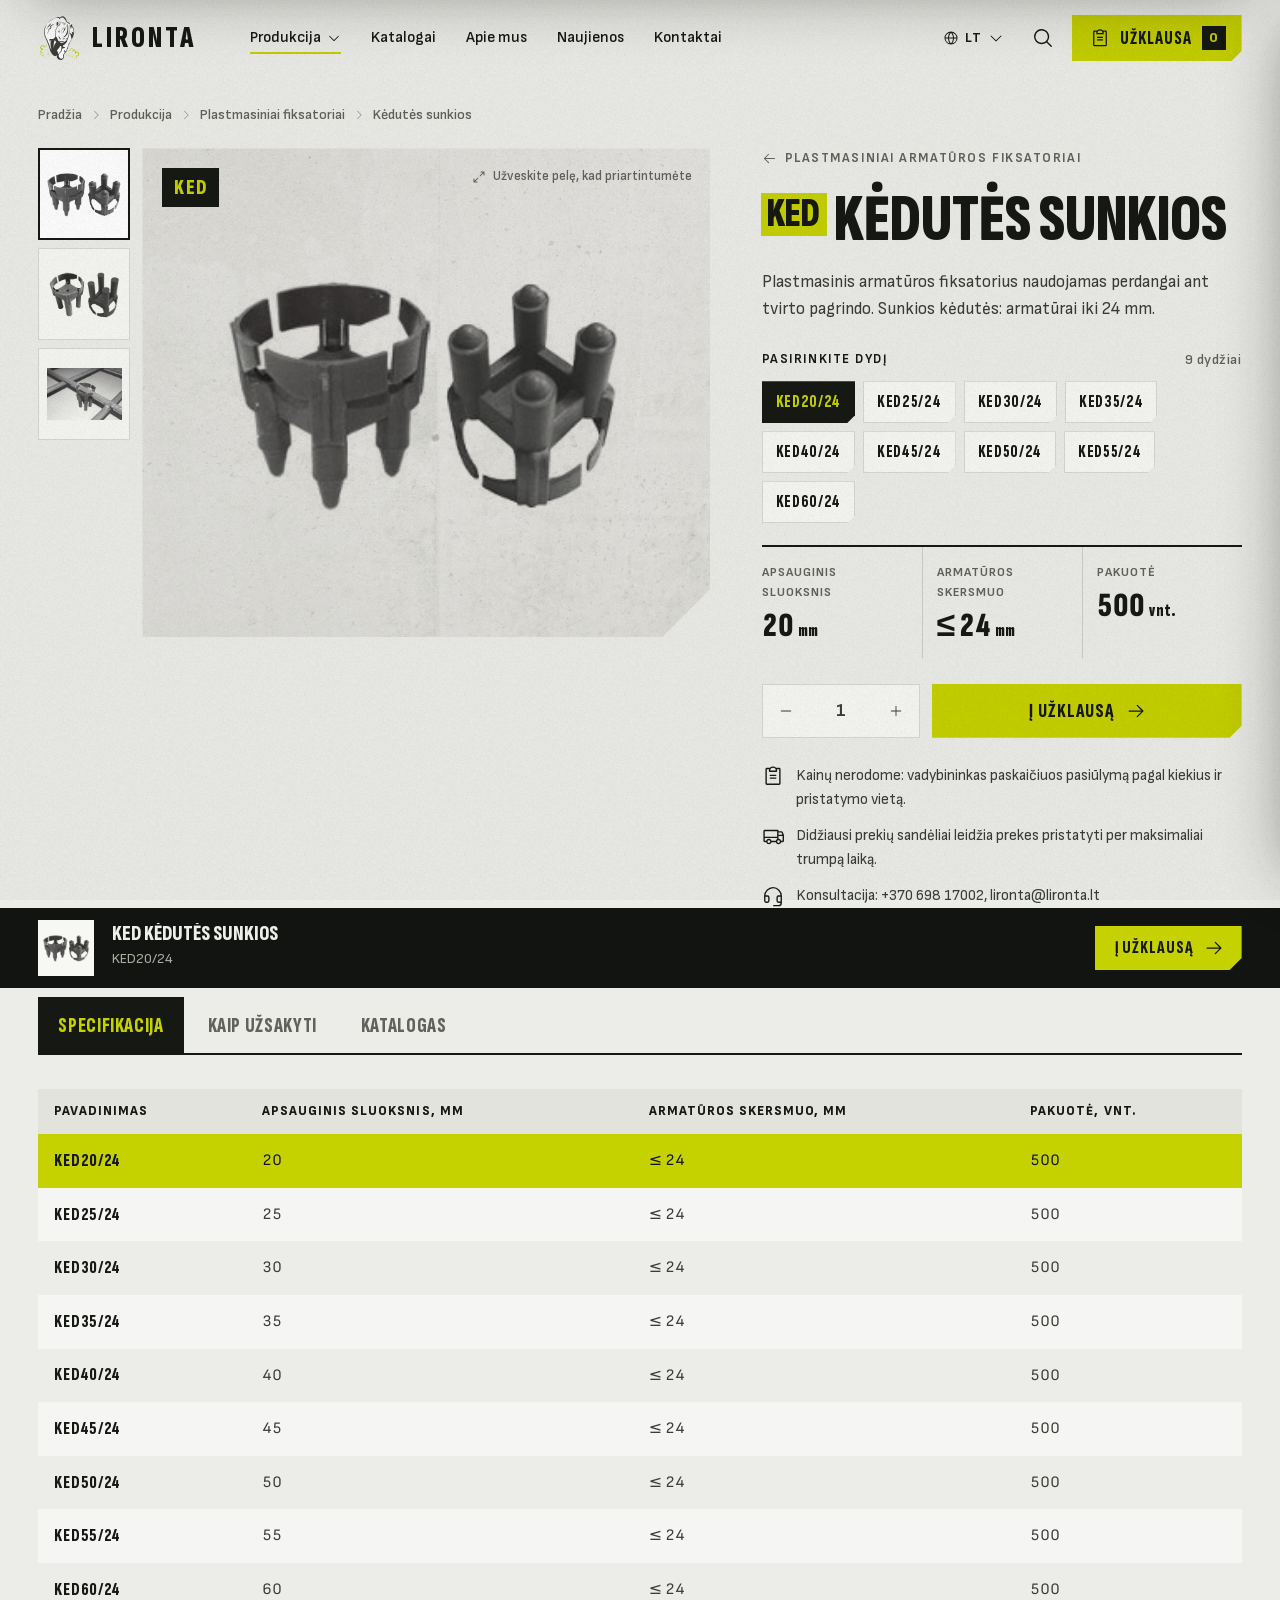
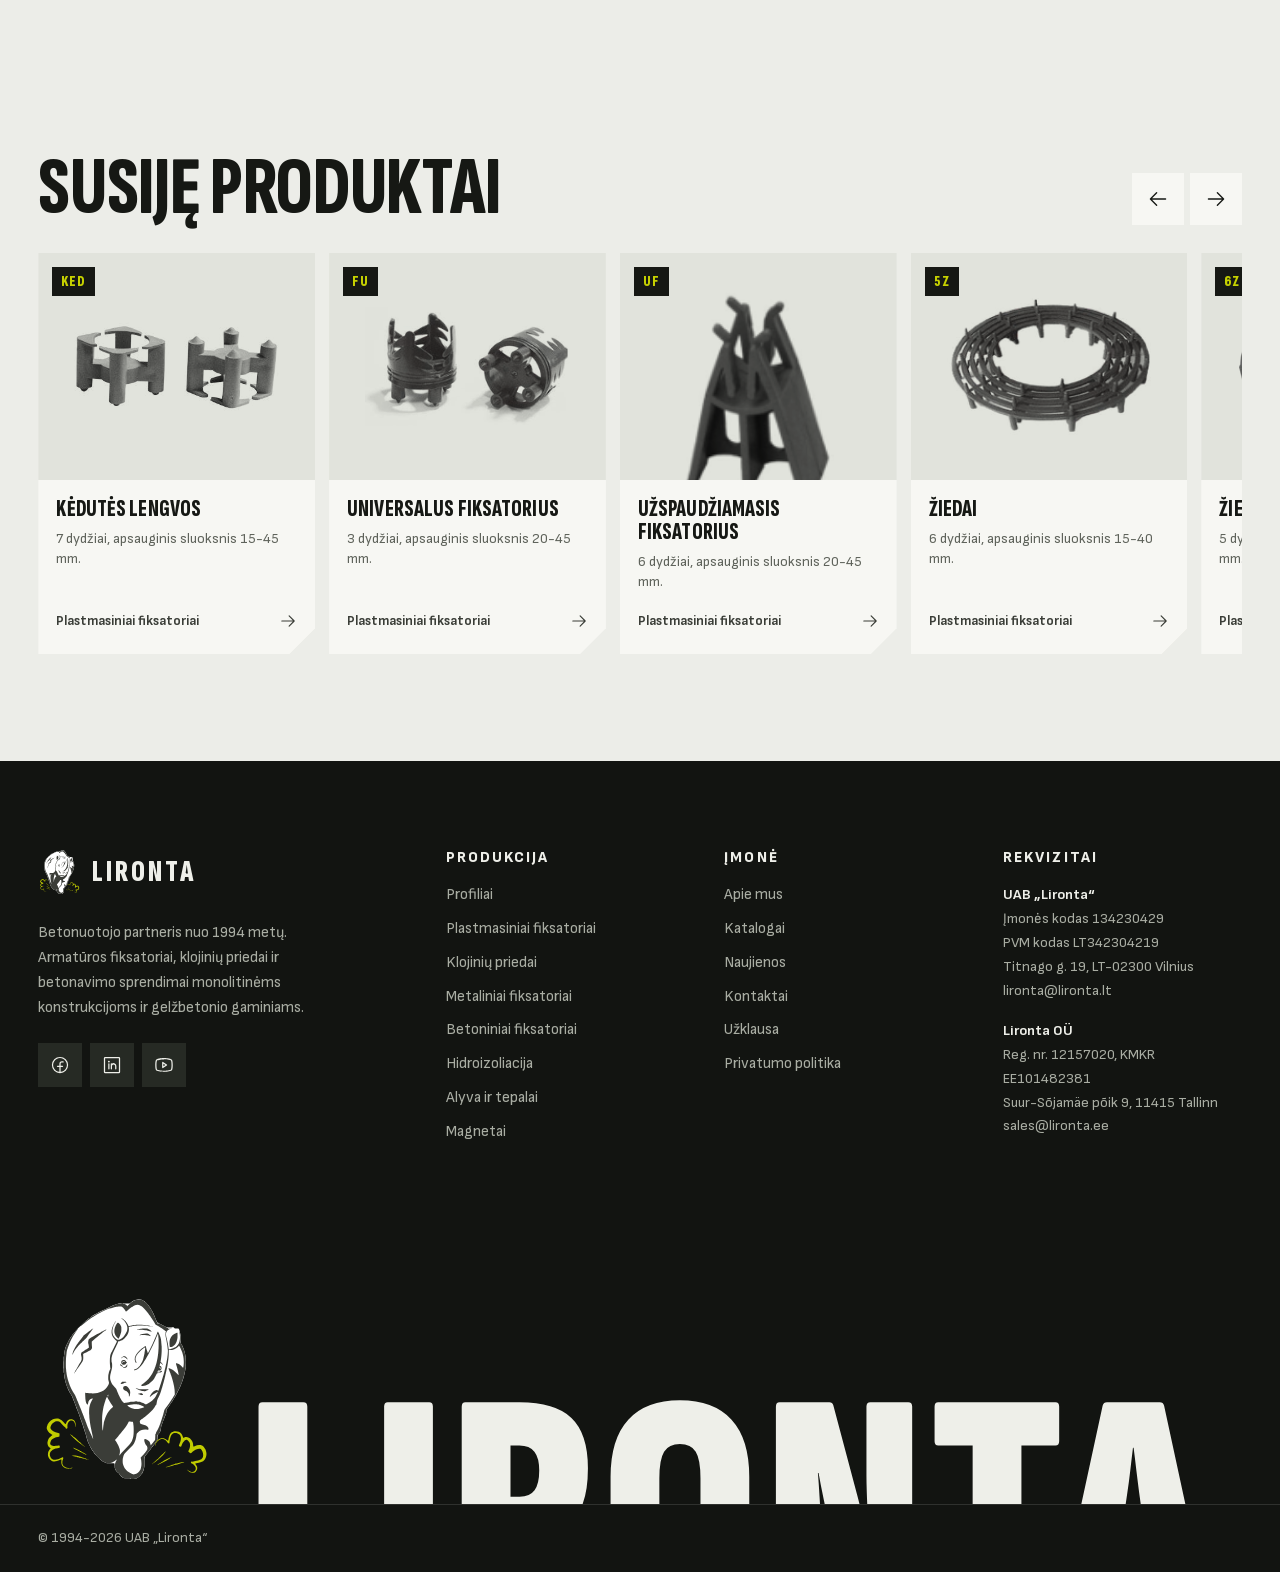
<file: produktas.html>
<!doctype html>
<html lang="lt" class="no-js">
<head>
<meta charset="utf-8">
<meta name="viewport" content="width=device-width, initial-scale=1, viewport-fit=cover">
<title>Produktas | Lironta</title>
<meta name="description" content="Lironta produkto aprašymas, dydžiai ir pakuotės.">
<meta name="robots" content="noindex, nofollow">
<meta name="theme-color" content="#ECEDE8">
<link rel="icon" href="assets/img/brand/rhino.svg" type="image/svg+xml">
<link rel="preload" href="assets/fonts/sofia-sans-extra-condensed-normal-latin.woff2" as="font" type="font/woff2" crossorigin>
<link rel="preload" href="assets/fonts/sofia-sans-normal-latin.woff2" as="font" type="font/woff2" crossorigin>
<link rel="stylesheet" href="assets/css/fonts.css">
<link rel="stylesheet" href="assets/css/style.css">
<script>(function(h){h.className='js';if(/[?&]static=1/.test(location.search))h.classList.add('is-static');try{if(sessionStorage.getItem('lir-intro'))h.classList.add('no-intro')}catch(e){}})(document.documentElement);</script>
</head>
<body data-page="produktas">
<svg xmlns="http://www.w3.org/2000/svg" style="display:none" aria-hidden="true">
<symbol id="i-magnifying-glass" viewBox="0 0 256 256"><path d="M229.66,218.34l-50.07-50.06a88.11,88.11,0,1,0-11.31,11.31l50.06,50.07a8,8,0,0,0,11.32-11.32ZM40,112a72,72,0,1,1,72,72A72.08,72.08,0,0,1,40,112Z"/></symbol>
<symbol id="i-list" viewBox="0 0 256 256"><path d="M224,128a8,8,0,0,1-8,8H40a8,8,0,0,1,0-16H216A8,8,0,0,1,224,128ZM40,72H216a8,8,0,0,0,0-16H40a8,8,0,0,0,0,16ZM216,184H40a8,8,0,0,0,0,16H216a8,8,0,0,0,0-16Z"/></symbol>
<symbol id="i-x" viewBox="0 0 256 256"><path d="M205.66,194.34a8,8,0,0,1-11.32,11.32L128,139.31,61.66,205.66a8,8,0,0,1-11.32-11.32L116.69,128,50.34,61.66A8,8,0,0,1,61.66,50.34L128,116.69l66.34-66.35a8,8,0,0,1,11.32,11.32L139.31,128Z"/></symbol>
<symbol id="i-arrow-right" viewBox="0 0 256 256"><path d="M221.66,133.66l-72,72a8,8,0,0,1-11.32-11.32L196.69,136H40a8,8,0,0,1,0-16H196.69L138.34,61.66a8,8,0,0,1,11.32-11.32l72,72A8,8,0,0,1,221.66,133.66Z"/></symbol>
<symbol id="i-arrow-up-right" viewBox="0 0 256 256"><path d="M200,64V168a8,8,0,0,1-16,0V83.31L69.66,197.66a8,8,0,0,1-11.32-11.32L172.69,72H88a8,8,0,0,1,0-16H192A8,8,0,0,1,200,64Z"/></symbol>
<symbol id="i-arrow-left" viewBox="0 0 256 256"><path d="M224,128a8,8,0,0,1-8,8H59.31l58.35,58.34a8,8,0,0,1-11.32,11.32l-72-72a8,8,0,0,1,0-11.32l72-72a8,8,0,0,1,11.32,11.32L59.31,120H216A8,8,0,0,1,224,128Z"/></symbol>
<symbol id="i-arrow-down" viewBox="0 0 256 256"><path d="M205.66,149.66l-72,72a8,8,0,0,1-11.32,0l-72-72a8,8,0,0,1,11.32-11.32L120,196.69V40a8,8,0,0,1,16,0V196.69l58.34-58.35a8,8,0,0,1,11.32,11.32Z"/></symbol>
<symbol id="i-arrow-up" viewBox="0 0 256 256"><path d="M205.66,117.66a8,8,0,0,1-11.32,0L136,59.31V216a8,8,0,0,1-16,0V59.31L61.66,117.66a8,8,0,0,1-11.32-11.32l72-72a8,8,0,0,1,11.32,0l72,72A8,8,0,0,1,205.66,117.66Z"/></symbol>
<symbol id="i-caret-down" viewBox="0 0 256 256"><path d="M213.66,101.66l-80,80a8,8,0,0,1-11.32,0l-80-80A8,8,0,0,1,53.66,90.34L128,164.69l74.34-74.35a8,8,0,0,1,11.32,11.32Z"/></symbol>
<symbol id="i-caret-right" viewBox="0 0 256 256"><path d="M181.66,133.66l-80,80a8,8,0,0,1-11.32-11.32L164.69,128,90.34,53.66a8,8,0,0,1,11.32-11.32l80,80A8,8,0,0,1,181.66,133.66Z"/></symbol>
<symbol id="i-caret-left" viewBox="0 0 256 256"><path d="M165.66,202.34a8,8,0,0,1-11.32,11.32l-80-80a8,8,0,0,1,0-11.32l80-80a8,8,0,0,1,11.32,11.32L91.31,128Z"/></symbol>
<symbol id="i-phone" viewBox="0 0 256 256"><path d="M222.37,158.46l-47.11-21.11-.13-.06a16,16,0,0,0-15.17,1.4,8.12,8.12,0,0,0-.75.56L134.87,160c-15.42-7.49-31.34-23.29-38.83-38.51l20.78-24.71c.2-.25.39-.5.57-.77a16,16,0,0,0,1.32-15.06l0-.12L97.54,33.64a16,16,0,0,0-16.62-9.52A56.26,56.26,0,0,0,32,80c0,79.4,64.6,144,144,144a56.26,56.26,0,0,0,55.88-48.92A16,16,0,0,0,222.37,158.46ZM176,208A128.14,128.14,0,0,1,48,80,40.2,40.2,0,0,1,82.87,40a.61.61,0,0,0,0,.12l21,47L83.2,111.86a6.13,6.13,0,0,0-.57.77,16,16,0,0,0-1,15.7c9.06,18.53,27.73,37.06,46.46,46.11a16,16,0,0,0,15.75-1.14,8.44,8.44,0,0,0,.74-.56L168.89,152l47,21.05h0s.08,0,.11,0A40.21,40.21,0,0,1,176,208Z"/></symbol>
<symbol id="i-envelope-simple" viewBox="0 0 256 256"><path d="M224,48H32a8,8,0,0,0-8,8V192a16,16,0,0,0,16,16H216a16,16,0,0,0,16-16V56A8,8,0,0,0,224,48ZM203.43,64,128,133.15,52.57,64ZM216,192H40V74.19l82.59,75.71a8,8,0,0,0,10.82,0L216,74.19V192Z"/></symbol>
<symbol id="i-map-pin" viewBox="0 0 256 256"><path d="M128,64a40,40,0,1,0,40,40A40,40,0,0,0,128,64Zm0,64a24,24,0,1,1,24-24A24,24,0,0,1,128,128Zm0-112a88.1,88.1,0,0,0-88,88c0,31.4,14.51,64.68,42,96.25a254.19,254.19,0,0,0,41.45,38.3,8,8,0,0,0,9.18,0A254.19,254.19,0,0,0,174,200.25c27.45-31.57,42-64.85,42-96.25A88.1,88.1,0,0,0,128,16Zm0,206c-16.53-13-72-60.75-72-118a72,72,0,0,1,144,0C200,161.23,144.53,209,128,222Z"/></symbol>
<symbol id="i-download-simple" viewBox="0 0 256 256"><path d="M224,144v64a8,8,0,0,1-8,8H40a8,8,0,0,1-8-8V144a8,8,0,0,1,16,0v56H208V144a8,8,0,0,1,16,0Zm-101.66,5.66a8,8,0,0,0,11.32,0l40-40a8,8,0,0,0-11.32-11.32L136,124.69V32a8,8,0,0,0-16,0v92.69L93.66,98.34a8,8,0,0,0-11.32,11.32Z"/></symbol>
<symbol id="i-file-pdf" viewBox="0 0 256 256"><path d="M224,152a8,8,0,0,1-8,8H192v16h16a8,8,0,0,1,0,16H192v16a8,8,0,0,1-16,0V152a8,8,0,0,1,8-8h32A8,8,0,0,1,224,152ZM92,172a28,28,0,0,1-28,28H56v8a8,8,0,0,1-16,0V152a8,8,0,0,1,8-8H64A28,28,0,0,1,92,172Zm-16,0a12,12,0,0,0-12-12H56v24h8A12,12,0,0,0,76,172Zm88,8a36,36,0,0,1-36,36H112a8,8,0,0,1-8-8V152a8,8,0,0,1,8-8h16A36,36,0,0,1,164,180Zm-16,0a20,20,0,0,0-20-20h-8v40h8A20,20,0,0,0,148,180ZM40,112V40A16,16,0,0,1,56,24h96a8,8,0,0,1,5.66,2.34l56,56A8,8,0,0,1,216,88v24a8,8,0,0,1-16,0V96H152a8,8,0,0,1-8-8V40H56v72a8,8,0,0,1-16,0ZM160,80h28.69L160,51.31Z"/></symbol>
<symbol id="i-play" viewBox="0 0 256 256"><path d="M232.4,114.49,88.32,26.35a16,16,0,0,0-16.2-.3A15.86,15.86,0,0,0,64,39.87V216.13A15.94,15.94,0,0,0,80,232a16.07,16.07,0,0,0,8.36-2.35L232.4,141.51a15.81,15.81,0,0,0,0-27ZM80,215.94V40l143.83,88Z"/></symbol>
<symbol id="i-pause" viewBox="0 0 256 256"><path d="M200,32H160a16,16,0,0,0-16,16V208a16,16,0,0,0,16,16h40a16,16,0,0,0,16-16V48A16,16,0,0,0,200,32Zm0,176H160V48h40ZM96,32H56A16,16,0,0,0,40,48V208a16,16,0,0,0,16,16H96a16,16,0,0,0,16-16V48A16,16,0,0,0,96,32Zm0,176H56V48H96Z"/></symbol>
<symbol id="i-plus" viewBox="0 0 256 256"><path d="M224,128a8,8,0,0,1-8,8H136v80a8,8,0,0,1-16,0V136H40a8,8,0,0,1,0-16h80V40a8,8,0,0,1,16,0v80h80A8,8,0,0,1,224,128Z"/></symbol>
<symbol id="i-minus" viewBox="0 0 256 256"><path d="M224,128a8,8,0,0,1-8,8H40a8,8,0,0,1,0-16H216A8,8,0,0,1,224,128Z"/></symbol>
<symbol id="i-check" viewBox="0 0 256 256"><path d="M229.66,77.66l-128,128a8,8,0,0,1-11.32,0l-56-56a8,8,0,0,1,11.32-11.32L96,188.69,218.34,66.34a8,8,0,0,1,11.32,11.32Z"/></symbol>
<symbol id="i-clipboard-text" viewBox="0 0 256 256"><path d="M168,152a8,8,0,0,1-8,8H96a8,8,0,0,1,0-16h64A8,8,0,0,1,168,152Zm-8-40H96a8,8,0,0,0,0,16h64a8,8,0,0,0,0-16Zm56-64V216a16,16,0,0,1-16,16H56a16,16,0,0,1-16-16V48A16,16,0,0,1,56,32H92.26a47.92,47.92,0,0,1,71.48,0H200A16,16,0,0,1,216,48ZM96,64h64a32,32,0,0,0-64,0ZM200,48H173.25A47.93,47.93,0,0,1,176,64v8a8,8,0,0,1-8,8H88a8,8,0,0,1-8-8V64a47.93,47.93,0,0,1,2.75-16H56V216H200Z"/></symbol>
<symbol id="i-trash" viewBox="0 0 256 256"><path d="M216,48H176V40a24,24,0,0,0-24-24H104A24,24,0,0,0,80,40v8H40a8,8,0,0,0,0,16h8V208a16,16,0,0,0,16,16H192a16,16,0,0,0,16-16V64h8a8,8,0,0,0,0-16ZM96,40a8,8,0,0,1,8-8h48a8,8,0,0,1,8,8v8H96Zm96,168H64V64H192ZM112,104v64a8,8,0,0,1-16,0V104a8,8,0,0,1,16,0Zm48,0v64a8,8,0,0,1-16,0V104a8,8,0,0,1,16,0Z"/></symbol>
<symbol id="i-globe-simple" viewBox="0 0 256 256"><path d="M128,24h0A104,104,0,1,0,232,128,104.12,104.12,0,0,0,128,24Zm87.62,96H175.79C174,83.49,159.94,57.67,148.41,42.4A88.19,88.19,0,0,1,215.63,120ZM96.23,136h63.54c-2.31,41.61-22.23,67.11-31.77,77C118.45,203.1,98.54,177.6,96.23,136Zm0-16C98.54,78.39,118.46,52.89,128,43c9.55,9.93,29.46,35.43,31.77,77Zm11.36-77.6C96.06,57.67,82,83.49,80.21,120H40.37A88.19,88.19,0,0,1,107.59,42.4ZM40.37,136H80.21c1.82,36.51,15.85,62.33,27.38,77.6A88.19,88.19,0,0,1,40.37,136Zm108,77.6c11.53-15.27,25.56-41.09,27.38-77.6h39.84A88.19,88.19,0,0,1,148.41,213.6Z"/></symbol>
<symbol id="i-truck" viewBox="0 0 256 256"><path d="M255.42,117l-14-35A15.93,15.93,0,0,0,226.58,72H192V64a8,8,0,0,0-8-8H32A16,16,0,0,0,16,72V184a16,16,0,0,0,16,16H49a32,32,0,0,0,62,0h50a32,32,0,0,0,62,0h17a16,16,0,0,0,16-16V120A7.94,7.94,0,0,0,255.42,117ZM192,88h34.58l9.6,24H192ZM32,72H176v64H32ZM80,208a16,16,0,1,1,16-16A16,16,0,0,1,80,208Zm81-24H111a32,32,0,0,0-62,0H32V152H176v12.31A32.11,32.11,0,0,0,161,184Zm31,24a16,16,0,1,1,16-16A16,16,0,0,1,192,208Zm48-24H223a32.06,32.06,0,0,0-31-24V128h48Z"/></symbol>
<symbol id="i-warehouse" viewBox="0 0 256 256"><path d="M240,184h-8V57.9l9.67-2.08a8,8,0,1,0-3.35-15.64l-224,48A8,8,0,0,0,16,104a8.16,8.16,0,0,0,1.69-.18L24,102.47V184H16a8,8,0,0,0,0,16H240a8,8,0,0,0,0-16ZM40,99,216,61.33V184H192V128a8,8,0,0,0-8-8H72a8,8,0,0,0-8,8v56H40Zm136,53H80V136h96ZM80,168h96v16H80Z"/></symbol>
<symbol id="i-headset" viewBox="0 0 256 256"><path d="M201.89,54.66A103.43,103.43,0,0,0,128.79,24H128A104,104,0,0,0,24,128v56a24,24,0,0,0,24,24H64a24,24,0,0,0,24-24V144a24,24,0,0,0-24-24H40.36A88.12,88.12,0,0,1,190.54,65.93,87.39,87.39,0,0,1,215.65,120H192a24,24,0,0,0-24,24v40a24,24,0,0,0,24,24h24a24,24,0,0,1-24,24H136a8,8,0,0,0,0,16h56a40,40,0,0,0,40-40V128A103.41,103.41,0,0,0,201.89,54.66ZM64,136a8,8,0,0,1,8,8v40a8,8,0,0,1-8,8H48a8,8,0,0,1-8-8V136Zm128,56a8,8,0,0,1-8-8V144a8,8,0,0,1,8-8h24v56Z"/></symbol>
<symbol id="i-seal-check" viewBox="0 0 256 256"><path d="M225.86,102.82c-3.77-3.94-7.67-8-9.14-11.57-1.36-3.27-1.44-8.69-1.52-13.94-.15-9.76-.31-20.82-8-28.51s-18.75-7.85-28.51-8c-5.25-.08-10.67-.16-13.94-1.52-3.56-1.47-7.63-5.37-11.57-9.14C146.28,23.51,138.44,16,128,16s-18.27,7.51-25.18,14.14c-3.94,3.77-8,7.67-11.57,9.14C88,40.64,82.56,40.72,77.31,40.8c-9.76.15-20.82.31-28.51,8S41,67.55,40.8,77.31c-.08,5.25-.16,10.67-1.52,13.94-1.47,3.56-5.37,7.63-9.14,11.57C23.51,109.72,16,117.56,16,128s7.51,18.27,14.14,25.18c3.77,3.94,7.67,8,9.14,11.57,1.36,3.27,1.44,8.69,1.52,13.94.15,9.76.31,20.82,8,28.51s18.75,7.85,28.51,8c5.25.08,10.67.16,13.94,1.52,3.56,1.47,7.63,5.37,11.57,9.14C109.72,232.49,117.56,240,128,240s18.27-7.51,25.18-14.14c3.94-3.77,8-7.67,11.57-9.14,3.27-1.36,8.69-1.44,13.94-1.52,9.76-.15,20.82-.31,28.51-8s7.85-18.75,8-28.51c.08-5.25.16-10.67,1.52-13.94,1.47-3.56,5.37-7.63,9.14-11.57C232.49,146.28,240,138.44,240,128S232.49,109.73,225.86,102.82Zm-11.55,39.29c-4.79,5-9.75,10.17-12.38,16.52-2.52,6.1-2.63,13.07-2.73,19.82-.1,7-.21,14.33-3.32,17.43s-10.39,3.22-17.43,3.32c-6.75.1-13.72.21-19.82,2.73-6.35,2.63-11.52,7.59-16.52,12.38S132,224,128,224s-9.15-4.92-14.11-9.69-10.17-9.75-16.52-12.38c-6.1-2.52-13.07-2.63-19.82-2.73-7-.1-14.33-.21-17.43-3.32s-3.22-10.39-3.32-17.43c-.1-6.75-.21-13.72-2.73-19.82-2.63-6.35-7.59-11.52-12.38-16.52S32,132,32,128s4.92-9.15,9.69-14.11,9.75-10.17,12.38-16.52c2.52-6.1,2.63-13.07,2.73-19.82.1-7,.21-14.33,3.32-17.43S70.51,56.9,77.55,56.8c6.75-.1,13.72-.21,19.82-2.73,6.35-2.63,11.52-7.59,16.52-12.38S124,32,128,32s9.15,4.92,14.11,9.69,10.17,9.75,16.52,12.38c6.1,2.52,13.07,2.63,19.82,2.73,7,.1,14.33.21,17.43,3.32s3.22,10.39,3.32,17.43c.1,6.75.21,13.72,2.73,19.82,2.63,6.35,7.59,11.52,12.38,16.52S224,124,224,128,219.08,137.15,214.31,142.11ZM173.66,98.34a8,8,0,0,1,0,11.32l-56,56a8,8,0,0,1-11.32,0l-24-24a8,8,0,0,1,11.32-11.32L112,148.69l50.34-50.35A8,8,0,0,1,173.66,98.34Z"/></symbol>
<symbol id="i-funnel" viewBox="0 0 256 256"><path d="M230.6,49.53A15.81,15.81,0,0,0,216,40H40A16,16,0,0,0,28.19,66.76l.08.09L96,139.17V216a16,16,0,0,0,24.87,13.32l32-21.34A16,16,0,0,0,160,194.66V139.17l67.74-72.32.08-.09A15.8,15.8,0,0,0,230.6,49.53ZM40,56h0Zm106.18,74.58A8,8,0,0,0,144,136v58.66L112,216V136a8,8,0,0,0-2.16-5.47L40,56H216Z"/></symbol>
<symbol id="i-squares-four" viewBox="0 0 256 256"><path d="M104,40H56A16,16,0,0,0,40,56v48a16,16,0,0,0,16,16h48a16,16,0,0,0,16-16V56A16,16,0,0,0,104,40Zm0,64H56V56h48v48Zm96-64H152a16,16,0,0,0-16,16v48a16,16,0,0,0,16,16h48a16,16,0,0,0,16-16V56A16,16,0,0,0,200,40Zm0,64H152V56h48v48Zm-96,32H56a16,16,0,0,0-16,16v48a16,16,0,0,0,16,16h48a16,16,0,0,0,16-16V152A16,16,0,0,0,104,136Zm0,64H56V152h48v48Zm96-64H152a16,16,0,0,0-16,16v48a16,16,0,0,0,16,16h48a16,16,0,0,0,16-16V152A16,16,0,0,0,200,136Zm0,64H152V152h48v48Z"/></symbol>
<symbol id="i-rows" viewBox="0 0 256 256"><path d="M208,136H48a16,16,0,0,0-16,16v40a16,16,0,0,0,16,16H208a16,16,0,0,0,16-16V152A16,16,0,0,0,208,136Zm0,56H48V152H208v40Zm0-144H48A16,16,0,0,0,32,64v40a16,16,0,0,0,16,16H208a16,16,0,0,0,16-16V64A16,16,0,0,0,208,48Zm0,56H48V64H208v40Z"/></symbol>
<symbol id="i-arrows-out-simple" viewBox="0 0 256 256"><path d="M216,48V96a8,8,0,0,1-16,0V67.31l-50.34,50.35a8,8,0,0,1-11.32-11.32L188.69,56H160a8,8,0,0,1,0-16h48A8,8,0,0,1,216,48ZM106.34,138.34,56,188.69V160a8,8,0,0,0-16,0v48a8,8,0,0,0,8,8H96a8,8,0,0,0,0-16H67.31l50.35-50.34a8,8,0,0,0-11.32-11.32Z"/></symbol>
<symbol id="i-ruler" viewBox="0 0 256 256"><path d="M235.32,73.37,182.63,20.69a16,16,0,0,0-22.63,0L20.68,160a16,16,0,0,0,0,22.63l52.69,52.68a16,16,0,0,0,22.63,0L235.32,96A16,16,0,0,0,235.32,73.37ZM84.68,224,32,171.31l32-32,26.34,26.35a8,8,0,0,0,11.32-11.32L75.31,128,96,107.31l26.34,26.35a8,8,0,0,0,11.32-11.32L107.31,96,128,75.31l26.34,26.35a8,8,0,0,0,11.32-11.32L139.31,64l32-32L224,84.69Z"/></symbol>
<symbol id="i-package" viewBox="0 0 256 256"><path d="M223.68,66.15,135.68,18a15.88,15.88,0,0,0-15.36,0l-88,48.17a16,16,0,0,0-8.32,14v95.64a16,16,0,0,0,8.32,14l88,48.17a15.88,15.88,0,0,0,15.36,0l88-48.17a16,16,0,0,0,8.32-14V80.18A16,16,0,0,0,223.68,66.15ZM128,32l80.34,44-29.77,16.3-80.35-44ZM128,120,47.66,76l33.9-18.56,80.34,44ZM40,90l80,43.78v85.79L40,175.82Zm176,85.78h0l-80,43.79V133.82l32-17.51V152a8,8,0,0,0,16,0V107.55L216,90v85.77Z"/></symbol>
<symbol id="i-cube" viewBox="0 0 256 256"><path d="M223.68,66.15,135.68,18h0a15.88,15.88,0,0,0-15.36,0l-88,48.17a16,16,0,0,0-8.32,14v95.64a16,16,0,0,0,8.32,14l88,48.17a15.88,15.88,0,0,0,15.36,0l88-48.17a16,16,0,0,0,8.32-14V80.18A16,16,0,0,0,223.68,66.15ZM128,32h0l80.34,44L128,120,47.66,76ZM40,90l80,43.78v85.79L40,175.82Zm96,129.57V133.82L216,90v85.78Z"/></symbol>
<symbol id="i-facebook-logo" viewBox="0 0 256 256"><path d="M128,24A104,104,0,1,0,232,128,104.11,104.11,0,0,0,128,24Zm8,191.63V152h24a8,8,0,0,0,0-16H136V112a16,16,0,0,1,16-16h16a8,8,0,0,0,0-16H152a32,32,0,0,0-32,32v24H96a8,8,0,0,0,0,16h24v63.63a88,88,0,1,1,16,0Z"/></symbol>
<symbol id="i-linkedin-logo" viewBox="0 0 256 256"><path d="M216,24H40A16,16,0,0,0,24,40V216a16,16,0,0,0,16,16H216a16,16,0,0,0,16-16V40A16,16,0,0,0,216,24Zm0,192H40V40H216V216ZM96,112v64a8,8,0,0,1-16,0V112a8,8,0,0,1,16,0Zm88,28v36a8,8,0,0,1-16,0V140a20,20,0,0,0-40,0v36a8,8,0,0,1-16,0V112a8,8,0,0,1,15.79-1.78A36,36,0,0,1,184,140ZM100,84A12,12,0,1,1,88,72,12,12,0,0,1,100,84Z"/></symbol>
<symbol id="i-youtube-logo" viewBox="0 0 256 256"><path d="M164.44,121.34l-48-32A8,8,0,0,0,104,96v64a8,8,0,0,0,12.44,6.66l48-32a8,8,0,0,0,0-13.32ZM120,145.05V111l25.58,17ZM234.33,69.52a24,24,0,0,0-14.49-16.4C185.56,39.88,131,40,128,40s-57.56-.12-91.84,13.12a24,24,0,0,0-14.49,16.4C19.08,79.5,16,97.74,16,128s3.08,48.5,5.67,58.48a24,24,0,0,0,14.49,16.41C69,215.56,120.4,216,127.34,216h1.32c6.94,0,58.37-.44,91.18-13.11a24,24,0,0,0,14.49-16.41c2.59-10,5.67-28.22,5.67-58.48S236.92,79.5,234.33,69.52Zm-15.49,113a8,8,0,0,1-4.77,5.49c-31.65,12.22-85.48,12-86,12H128c-.54,0-54.33.2-86-12a8,8,0,0,1-4.77-5.49C34.8,173.39,32,156.57,32,128s2.8-45.39,5.16-54.47A8,8,0,0,1,41.93,68c30.52-11.79,81.66-12,85.85-12h.27c.54,0,54.38-.18,86,12a8,8,0,0,1,4.77,5.49C221.2,82.61,224,99.43,224,128S221.2,173.39,218.84,182.47Z"/></symbol>
<symbol id="i-instagram-logo" viewBox="0 0 256 256"><path d="M128,80a48,48,0,1,0,48,48A48.05,48.05,0,0,0,128,80Zm0,80a32,32,0,1,1,32-32A32,32,0,0,1,128,160ZM176,24H80A56.06,56.06,0,0,0,24,80v96a56.06,56.06,0,0,0,56,56h96a56.06,56.06,0,0,0,56-56V80A56.06,56.06,0,0,0,176,24Zm40,152a40,40,0,0,1-40,40H80a40,40,0,0,1-40-40V80A40,40,0,0,1,80,40h96a40,40,0,0,1,40,40ZM192,76a12,12,0,1,1-12-12A12,12,0,0,1,192,76Z"/></symbol>
<symbol id="i-magnet" viewBox="0 0 256 256"><path d="M207,50.25A87.46,87.46,0,0,0,144.6,24h-.33A87.48,87.48,0,0,0,82,49.81L20.61,112a16,16,0,0,0,.06,22.56l28.66,28.66a15.92,15.92,0,0,0,11.32,4.69h.09a16,16,0,0,0,11.36-4.82L133,100.69a16.08,16.08,0,0,1,22.41-.21,15.6,15.6,0,0,1,4.73,11.19,16.89,16.89,0,0,1-4.85,12L93,183.88a16,16,0,0,0-.17,22.79l28.66,28.66a16.06,16.06,0,0,0,22.52.12L205.81,175C240.26,140.5,240.79,84.56,207,50.25ZM60.65,151.89,32,123.24,55.8,99.12l28.52,28.52ZM132.79,224l-28.68-28.65,24.38-23.57L157,200.32Zm61.76-60.44-26.11,25.54L140,160.68l26.44-25.57.1-.09a33,33,0,0,0,9.57-23.5A31.44,31.44,0,0,0,166.47,89a32.2,32.2,0,0,0-44.9.5L95.49,116.18,67,87.74,93.35,61.09A71.51,71.51,0,0,1,144.27,40h.27a71.55,71.55,0,0,1,51.05,21.48C223.25,89.55,222.75,135.38,194.55,163.58Z"/></symbol>
<symbol id="i-drop" viewBox="0 0 256 256"><path d="M174,47.75a254.19,254.19,0,0,0-41.45-38.3,8,8,0,0,0-9.18,0A254.19,254.19,0,0,0,82,47.75C54.51,79.32,40,112.6,40,144a88,88,0,0,0,176,0C216,112.6,201.49,79.32,174,47.75ZM128,216a72.08,72.08,0,0,1-72-72c0-57.23,55.47-105,72-118,16.53,13,72,60.75,72,118A72.08,72.08,0,0,1,128,216Zm55.89-62.66a57.6,57.6,0,0,1-46.56,46.55A8.75,8.75,0,0,1,136,200a8,8,0,0,1-1.32-15.89c16.57-2.79,30.63-16.85,33.44-33.45a8,8,0,0,1,15.78,2.68Z"/></symbol>
<symbol id="i-stack" viewBox="0 0 256 256"><path d="M230.91,172A8,8,0,0,1,228,182.91l-96,56a8,8,0,0,1-8.06,0l-96-56A8,8,0,0,1,36,169.09l92,53.65,92-53.65A8,8,0,0,1,230.91,172ZM220,121.09l-92,53.65L36,121.09A8,8,0,0,0,28,134.91l96,56a8,8,0,0,0,8.06,0l96-56A8,8,0,1,0,220,121.09ZM24,80a8,8,0,0,1,4-6.91l96-56a8,8,0,0,1,8.06,0l96,56a8,8,0,0,1,0,13.82l-96,56a8,8,0,0,1-8.06,0l-96-56A8,8,0,0,1,24,80Zm23.88,0L128,126.74,208.12,80,128,33.26Z"/></symbol>
<symbol id="i-shield-check" viewBox="0 0 256 256"><path d="M208,40H48A16,16,0,0,0,32,56v56c0,52.72,25.52,84.67,46.93,102.19,23.06,18.86,46,25.26,47,25.53a8,8,0,0,0,4.2,0c1-.27,23.91-6.67,47-25.53C198.48,196.67,224,164.72,224,112V56A16,16,0,0,0,208,40Zm0,72c0,37.07-13.66,67.16-40.6,89.42A129.3,129.3,0,0,1,128,223.62a128.25,128.25,0,0,1-38.92-21.81C61.82,179.51,48,149.3,48,112l0-56,160,0ZM82.34,141.66a8,8,0,0,1,11.32-11.32L112,148.69l50.34-50.35a8,8,0,0,1,11.32,11.32l-56,56a8,8,0,0,1-11.32,0Z"/></symbol>
<symbol id="i-buildings" viewBox="0 0 256 256"><path d="M240,208H224V96a16,16,0,0,0-16-16H144V32a16,16,0,0,0-24.88-13.32L39.12,72A16,16,0,0,0,32,85.34V208H16a8,8,0,0,0,0,16H240a8,8,0,0,0,0-16ZM208,96V208H144V96ZM48,85.34,128,32V208H48ZM112,112v16a8,8,0,0,1-16,0V112a8,8,0,1,1,16,0Zm-32,0v16a8,8,0,0,1-16,0V112a8,8,0,1,1,16,0Zm0,56v16a8,8,0,0,1-16,0V168a8,8,0,0,1,16,0Zm32,0v16a8,8,0,0,1-16,0V168a8,8,0,0,1,16,0Z"/></symbol>
<symbol id="i-factory" viewBox="0 0 256 256"><path d="M116,176a8,8,0,0,1-8,8H80a8,8,0,0,1,0-16h28A8,8,0,0,1,116,176Zm60-8H148a8,8,0,0,0,0,16h28a8,8,0,0,0,0-16Zm64,48a8,8,0,0,1-8,8H24a8,8,0,0,1,0-16h8V88a8,8,0,0,1,12.8-6.4L96,120V88a8,8,0,0,1,12.8-6.4l38.74,29.05L159.1,29.74A16.08,16.08,0,0,1,174.94,16h18.12A16.08,16.08,0,0,1,208.9,29.74l15,105.13s.08.78.08,1.13v72h8A8,8,0,0,1,240,216Zm-77.86-94.4,8.53,6.4h36.11L193.06,32H174.94ZM48,208H208V144H168a8,8,0,0,1-4.8-1.6l-14.4-10.8,0,0L112,104v32a8,8,0,0,1-12.8,6.4L48,104Z"/></symbol>
<symbol id="i-handshake" viewBox="0 0 256 256"><path d="M254.3,107.91,228.78,56.85a16,16,0,0,0-21.47-7.15L182.44,62.13,130.05,48.27a8.14,8.14,0,0,0-4.1,0L73.56,62.13,48.69,49.7a16,16,0,0,0-21.47,7.15L1.7,107.9a16,16,0,0,0,7.15,21.47l27,13.51,55.49,39.63a8.06,8.06,0,0,0,2.71,1.25l64,16a8,8,0,0,0,7.6-2.1l55.07-55.08,26.42-13.21a16,16,0,0,0,7.15-21.46Zm-54.89,33.37L165,113.72a8,8,0,0,0-10.68.61C136.51,132.27,116.66,130,104,122L147.24,80h31.81l27.21,54.41ZM41.53,64,62,74.22,36.43,125.27,16,115.06Zm116,119.13L99.42,168.61l-49.2-35.14,28-56L128,64.28l9.8,2.59-45,43.68-.08.09a16,16,0,0,0,2.72,24.81c20.56,13.13,45.37,11,64.91-5L188,152.66Zm62-57.87-25.52-51L214.47,64,240,115.06Zm-87.75,92.67a8,8,0,0,1-7.75,6.06,8.13,8.13,0,0,1-1.95-.24L80.41,213.33a7.89,7.89,0,0,1-2.71-1.25L51.35,193.26a8,8,0,0,1,9.3-13l25.11,17.94L126,208.24A8,8,0,0,1,131.82,217.94Z"/></symbol>
<symbol id="i-users-three" viewBox="0 0 256 256"><path d="M244.8,150.4a8,8,0,0,1-11.2-1.6A51.6,51.6,0,0,0,192,128a8,8,0,0,1-7.37-4.89,8,8,0,0,1,0-6.22A8,8,0,0,1,192,112a24,24,0,1,0-23.24-30,8,8,0,1,1-15.5-4A40,40,0,1,1,219,117.51a67.94,67.94,0,0,1,27.43,21.68A8,8,0,0,1,244.8,150.4ZM190.92,212a8,8,0,1,1-13.84,8,57,57,0,0,0-98.16,0,8,8,0,1,1-13.84-8,72.06,72.06,0,0,1,33.74-29.92,48,48,0,1,1,58.36,0A72.06,72.06,0,0,1,190.92,212ZM128,176a32,32,0,1,0-32-32A32,32,0,0,0,128,176ZM72,120a8,8,0,0,0-8-8A24,24,0,1,1,87.24,82a8,8,0,1,0,15.5-4A40,40,0,1,0,37,117.51,67.94,67.94,0,0,0,9.6,139.19a8,8,0,1,0,12.8,9.61A51.6,51.6,0,0,1,64,128,8,8,0,0,0,72,120Z"/></symbol>
<symbol id="i-lightbulb" viewBox="0 0 256 256"><path d="M176,232a8,8,0,0,1-8,8H88a8,8,0,0,1,0-16h80A8,8,0,0,1,176,232Zm40-128a87.55,87.55,0,0,1-33.64,69.21A16.24,16.24,0,0,0,176,186v6a16,16,0,0,1-16,16H96a16,16,0,0,1-16-16v-6a16,16,0,0,0-6.23-12.66A87.59,87.59,0,0,1,40,104.49C39.74,56.83,78.26,17.14,125.88,16A88,88,0,0,1,216,104Zm-16,0a72,72,0,0,0-73.74-72c-39,.92-70.47,33.39-70.26,72.39a71.65,71.65,0,0,0,27.64,56.3A32,32,0,0,1,96,186v6h64v-6a32.15,32.15,0,0,1,12.47-25.35A71.65,71.65,0,0,0,200,104Zm-16.11-9.34a57.6,57.6,0,0,0-46.56-46.55,8,8,0,0,0-2.66,15.78c16.57,2.79,30.63,16.85,33.44,33.45A8,8,0,0,0,176,104a9,9,0,0,0,1.35-.11A8,8,0,0,0,183.89,94.66Z"/></symbol>
<symbol id="i-wrench" viewBox="0 0 256 256"><path d="M226.76,69a8,8,0,0,0-12.84-2.88l-40.3,37.19-17.23-3.7-3.7-17.23,37.19-40.3A8,8,0,0,0,187,29.24,72,72,0,0,0,88,96,72.34,72.34,0,0,0,94,124.94L33.79,177c-.15.12-.29.26-.43.39a32,32,0,0,0,45.26,45.26c.13-.13.27-.28.39-.42L131.06,162A72,72,0,0,0,232,96,71.56,71.56,0,0,0,226.76,69ZM160,152a56.14,56.14,0,0,1-27.07-7,8,8,0,0,0-9.92,1.77L67.11,211.51a16,16,0,0,1-22.62-22.62L109.18,133a8,8,0,0,0,1.77-9.93,56,56,0,0,1,58.36-82.31l-31.2,33.81a8,8,0,0,0-1.94,7.1L141.83,108a8,8,0,0,0,6.14,6.14l26.35,5.66a8,8,0,0,0,7.1-1.94l33.81-31.2A56.06,56.06,0,0,1,160,152Z"/></symbol>
<symbol id="i-clock" viewBox="0 0 256 256"><path d="M128,24A104,104,0,1,0,232,128,104.11,104.11,0,0,0,128,24Zm0,192a88,88,0,1,1,88-88A88.1,88.1,0,0,1,128,216Zm64-88a8,8,0,0,1-8,8H128a8,8,0,0,1-8-8V72a8,8,0,0,1,16,0v48h48A8,8,0,0,1,192,128Z"/></symbol>
<symbol id="i-info" viewBox="0 0 256 256"><path d="M128,24A104,104,0,1,0,232,128,104.11,104.11,0,0,0,128,24Zm0,192a88,88,0,1,1,88-88A88.1,88.1,0,0,1,128,216Zm16-40a8,8,0,0,1-8,8,16,16,0,0,1-16-16V128a8,8,0,0,1,0-16,16,16,0,0,1,16,16v40A8,8,0,0,1,144,176ZM112,84a12,12,0,1,1,12,12A12,12,0,0,1,112,84Z"/></symbol>
<symbol id="i-sliders-horizontal" viewBox="0 0 256 256"><path d="M40,88H73a32,32,0,0,0,62,0h81a8,8,0,0,0,0-16H135a32,32,0,0,0-62,0H40a8,8,0,0,0,0,16Zm64-24A16,16,0,1,1,88,80,16,16,0,0,1,104,64ZM216,168H199a32,32,0,0,0-62,0H40a8,8,0,0,0,0,16h97a32,32,0,0,0,62,0h17a8,8,0,0,0,0-16Zm-48,24a16,16,0,1,1,16-16A16,16,0,0,1,168,192Z"/></symbol>
<symbol id="i-circle-notch" viewBox="0 0 256 256"><path d="M232,128a104,104,0,0,1-208,0c0-41,23.81-78.36,60.66-95.27a8,8,0,0,1,6.68,14.54C60.15,61.59,40,93.27,40,128a88,88,0,0,0,176,0c0-34.73-20.15-66.41-51.34-80.73a8,8,0,0,1,6.68-14.54C208.19,49.64,232,87,232,128Z"/></symbol>
<symbol id="i-copy" viewBox="0 0 256 256"><path d="M216,32H88a8,8,0,0,0-8,8V80H40a8,8,0,0,0-8,8V216a8,8,0,0,0,8,8H168a8,8,0,0,0,8-8V176h40a8,8,0,0,0,8-8V40A8,8,0,0,0,216,32ZM160,208H48V96H160Zm48-48H176V88a8,8,0,0,0-8-8H96V48H208Z"/></symbol>
<symbol id="i-arrow-counter-clockwise" viewBox="0 0 256 256"><path d="M224,128a96,96,0,0,1-94.71,96H128A95.38,95.38,0,0,1,62.1,197.8a8,8,0,0,1,11-11.63A80,80,0,1,0,71.43,71.39a3.07,3.07,0,0,1-.26.25L44.59,96H72a8,8,0,0,1,0,16H24a8,8,0,0,1-8-8V56a8,8,0,0,1,16,0V85.8L60.25,60A96,96,0,0,1,224,128Z"/></symbol>
<symbol id="i-speaker-simple-slash" viewBox="0 0 256 256"><path d="M192,152V104a8,8,0,0,1,16,0v48a8,8,0,0,1-16,0Zm40-72a8,8,0,0,0-8,8v80a8,8,0,0,0,16,0V88A8,8,0,0,0,232,80ZM221.92,210.62a8,8,0,1,1-11.84,10.76L168,175.09V224a8,8,0,0,1-12.91,6.31L85.25,176H40a16,16,0,0,1-16-16V96A16,16,0,0,1,40,80H81.55L50.08,45.38A8,8,0,0,1,61.92,34.62ZM152,157.49,96.1,96H40v64H88a7.94,7.94,0,0,1,4.91,1.69L152,207.64ZM125.06,69.31l26.94-21v58.47a8,8,0,0,0,16,0V32a8,8,0,0,0-12.91-6.31l-39.85,31a8,8,0,0,0,9.82,12.63Z"/></symbol>
<symbol id="i-newspaper" viewBox="0 0 256 256"><path d="M88,112a8,8,0,0,1,8-8h80a8,8,0,0,1,0,16H96A8,8,0,0,1,88,112Zm8,40h80a8,8,0,0,0,0-16H96a8,8,0,0,0,0,16ZM232,64V184a24,24,0,0,1-24,24H32A24,24,0,0,1,8,184.11V88a8,8,0,0,1,16,0v96a8,8,0,0,0,16,0V64A16,16,0,0,1,56,48H216A16,16,0,0,1,232,64Zm-16,0H56V184a23.84,23.84,0,0,1-1.37,8H208a8,8,0,0,0,8-8Z"/></symbol>
<symbol id="i-calendar-blank" viewBox="0 0 256 256"><path d="M208,32H184V24a8,8,0,0,0-16,0v8H88V24a8,8,0,0,0-16,0v8H48A16,16,0,0,0,32,48V208a16,16,0,0,0,16,16H208a16,16,0,0,0,16-16V48A16,16,0,0,0,208,32ZM72,48v8a8,8,0,0,0,16,0V48h80v8a8,8,0,0,0,16,0V48h24V80H48V48ZM208,208H48V96H208V208Z"/></symbol>
</svg>
<a class="skip" href="#main">Pereiti prie turinio</a>
<!-- XStore: Header Builder (Elementor), permatoma virš hero, lipni su fonu ir slėpimu slenkant žemyn. Produkcija: XStore Mega Menu. Užklausa: mini krepšelis (off-canvas). -->
<header class="hdr " id="hdr">
  <div class="wrap hdr__in">
    <a class="brand" href="index.html" aria-label="Lironta, pradžia">
      <img class="brand__mark" src="assets/img/brand/rhino.svg" alt="" width="44" height="44">
      <span class="brand__word">Lironta</span>
    </a>
    <nav class="nav" aria-label="Pagrindinis meniu">
      <div class="nav__item" data-mega>
        <a class="nav__link" href="produkcija.html" aria-haspopup="true" aria-expanded="false" aria-current="page">Produkcija <svg class="ic" aria-hidden="true" focusable="false"><use href="#i-caret-down"/></svg></a>
        <div class="mega">
          <div class="mega__panel">
            <div class="wrap mega__in">
              <div class="mega__grid">
<a class="mega__item" href="produkcija.html?k=plastmasiniai-profiliai" style="--i:0">
  <span class="mega__thumb"><img src="assets/img/products/2017-08-pku.webp" alt="" loading="lazy" decoding="async"></span>
  <span class="mega__txt"><span class="mega__name">Plastmasiniai profiliai</span><span class="mega__count">13 produktų</span></span>
</a>
<a class="mega__item" href="produkcija.html?k=plastmasiniai-armaturos-fiksatoriai" style="--i:1">
  <span class="mega__thumb"><img src="assets/img/products/2017-08-ked-14-smail.webp" alt="" loading="lazy" decoding="async"></span>
  <span class="mega__txt"><span class="mega__name">Plastmasiniai armatūros fiksatoriai</span><span class="mega__count">49 produktai</span></span>
</a>
<a class="mega__item" href="produkcija.html?k=klojiniu-priedai-betonavimui" style="--i:2">
  <span class="mega__thumb"><img src="assets/img/products/2017-08-poverzle1-1.webp" alt="" loading="lazy" decoding="async"></span>
  <span class="mega__txt"><span class="mega__name">Klojinių priedai betonavimui</span><span class="mega__count">17 produktų</span></span>
</a>
<a class="mega__item" href="produkcija.html?k=metaliniai-armaturos-fiksatoriai" style="--i:3">
  <span class="mega__thumb"><img src="assets/img/products/2017-08-metalinis-gyvatukas-perdangai-130.webp" alt="" loading="lazy" decoding="async"></span>
  <span class="mega__txt"><span class="mega__name">Metaliniai armatūros fiksatoriai</span><span class="mega__count">6 produktai</span></span>
</a>
<a class="mega__item" href="produkcija.html?k=betoniniai-armaturos-fiksatoriai" style="--i:4">
  <span class="mega__thumb"><img src="assets/img/products/2017-08-armaturos-fiksatorius-betoninis-kaulas130.webp" alt="" loading="lazy" decoding="async"></span>
  <span class="mega__txt"><span class="mega__name">Betoniniai armatūros fiksatoriai</span><span class="mega__count">11 produktų</span></span>
</a>
<a class="mega__item" href="produkcija.html?k=hidroizoliacines-medziagos" style="--i:5">
  <span class="mega__thumb"><img src="assets/img/products/2017-08-bhj2.webp" alt="" loading="lazy" decoding="async"></span>
  <span class="mega__txt"><span class="mega__name">Hidroizoliacinės medžiagos</span><span class="mega__count">3 produktai</span></span>
</a>
<a class="mega__item" href="produkcija.html?k=klojiniu-alyva-tepalai" style="--i:6">
  <span class="mega__thumb"><img src="assets/img/products/2017-08-tepalai1.webp" alt="" loading="lazy" decoding="async"></span>
  <span class="mega__txt"><span class="mega__name">Klojinių ir gelžbetonių alyva, tepalai bei priedai</span><span class="mega__count">7 produktų grupės</span></span>
</a>
<a class="mega__item" href="produkcija.html?k=magnetai" style="--i:7">
  <span class="mega__thumb"><img src="assets/img/products/2017-08-magnetas21.webp" alt="" loading="lazy" decoding="async"></span>
  <span class="mega__txt"><span class="mega__name">Magnetai</span><span class="mega__count">1 produktas</span></span>
</a>
              </div>
              <a class="mega__promo" href="index.html#katalogai">
                <img src="assets/img/products/2026-07-lironta-katalogas-2026.webp" alt="" loading="lazy">
                <div><b>Katalogas 2026</b><span>Atsisiųsti PDF <svg class="ic" aria-hidden="true" focusable="false"><use href="#i-arrow-right"/></svg></span></div>
              </a>
            </div>
          </div>
        </div>
      </div>
      <a class="nav__link" href="index.html#katalogai">Katalogai</a>
      <a class="nav__link" href="index.html#apie">Apie mus</a>
      <a class="nav__link" href="index.html#naujienos">Naujienos</a>
      <a class="nav__link" href="kontaktai.html" >Kontaktai</a>
    </nav>
    <div class="hdr__actions">
      <a class="hdr__phone" href="tel:+37069817002"><svg class="ic" aria-hidden="true" focusable="false"><use href="#i-phone"/></svg>+370 698 17002</a>
      <div class="lang" data-lang>
        <button class="lang__btn" type="button" aria-expanded="false" aria-label="Kalba: lietuvių"><svg class="ic" aria-hidden="true" focusable="false"><use href="#i-globe-simple"/></svg>LT<svg class="ic" aria-hidden="true" focusable="false"><use href="#i-caret-down"/></svg></button>
        <div class="lang__menu">
          <a href="#" aria-current="true">Lietuvių <span>LT</span></a>
          <a href="#" data-demo="lang">English <span>EN</span></a>
          <a href="#" data-demo="lang">Русский <span>RU</span></a>
          <a href="#" data-demo="lang">Eesti <span>ET</span></a>
          <a href="#" data-demo="lang">Suomi <span>FI</span></a>
        </div>
      </div>
      <button class="icon-btn hdr__search" type="button" data-open="search" aria-label="Produktų paieška"><svg class="ic" aria-hidden="true" focusable="false"><use href="#i-magnifying-glass"/></svg></button>
      <button class="inq-btn" type="button" data-open="drawer" aria-label="Užklausos sąrašas"><svg class="ic" aria-hidden="true" focusable="false"><use href="#i-clipboard-text"/></svg><span>Užklausa</span><span class="inq-btn__count" data-inq-count>0</span></button>
      <button class="icon-btn burger" type="button" data-open="mnav" aria-label="Meniu" aria-expanded="false"><svg class="ic" aria-hidden="true" focusable="false"><use href="#i-list"/></svg></button>
    </div>
  </div>
</header>

<div class="mnav" id="mnav" aria-hidden="true">
  <ul class="mnav__main">
    <li style="--i:0"><a href="produkcija.html">Produkcija</a></li>
    <li style="--i:1"><a href="index.html#katalogai">Katalogai</a></li>
    <li style="--i:2"><a href="index.html#apie">Apie mus</a></li>
    <li style="--i:3"><a href="index.html#naujienos">Naujienos</a></li>
    <li style="--i:4"><a href="kontaktai.html">Kontaktai</a></li>
  </ul>
  <ul class="mnav__cats">
<li><a href="produkcija.html?k=plastmasiniai-profiliai">Profiliai</a></li>
<li><a href="produkcija.html?k=plastmasiniai-armaturos-fiksatoriai">Plastmasiniai fiksatoriai</a></li>
<li><a href="produkcija.html?k=klojiniu-priedai-betonavimui">Klojinių priedai</a></li>
<li><a href="produkcija.html?k=metaliniai-armaturos-fiksatoriai">Metaliniai fiksatoriai</a></li>
<li><a href="produkcija.html?k=betoniniai-armaturos-fiksatoriai">Betoniniai fiksatoriai</a></li>
<li><a href="produkcija.html?k=hidroizoliacines-medziagos">Hidroizoliacija</a></li>
<li><a href="produkcija.html?k=klojiniu-alyva-tepalai">Alyva ir tepalai</a></li>
<li><a href="produkcija.html?k=magnetai">Magnetai</a></li>
  </ul>
  <div class="mnav__foot">
    <button type="button" data-open="search" style="justify-self:start;display:inline-flex;gap:10px;align-items:center"><svg class="ic" aria-hidden="true" focusable="false"><use href="#i-magnifying-glass"/></svg>Produktų paieška</button>
    <a href="tel:+37069817002"><svg class="ic" aria-hidden="true" focusable="false"><use href="#i-phone"/></svg>+370 698 17002</a>
    <a href="mailto:lironta@lironta.lt"><svg class="ic" aria-hidden="true" focusable="false"><use href="#i-envelope-simple"/></svg>lironta@lironta.lt</a>
    <span style="color:var(--on-night-2)">LT / <a href="#" data-demo="lang">EN</a> / <a href="#" data-demo="lang">RU</a> / <a href="#" data-demo="lang">ET</a> / <a href="#" data-demo="lang">FI</a></span>
  </div>
</div>

<main id="main">


<!-- XStore: Single Product (Elementor Single Product šablonas): vertikali galerija su priartinimu, variacijų mygtukai (XStore Variation Swatches), kiekis, „Į užklausą“ vietoje „Į krepšelį“ (Request a Quote), skirtukai, susiję produktai, lipni pirkimo juosta (XStore Sticky Add to Cart). -->
<section class="prod">
  <div class="wrap">
    <nav class="crumbs crumbs--dark" aria-label="Kelias" data-p-crumbs></nav>
    <div class="prod__grid">
      <div class="gal">
        <div class="gal__thumbs" data-gal-thumbs></div>
        <div class="gal__main" data-gal-main>
          <span class="gal__code" data-p-code hidden></span>
          <span class="gal__hint"><svg class="ic" aria-hidden="true" focusable="false"><use href="#i-arrows-out-simple"/></svg>Užveskite pelę, kad priartintumėte</span>
          <img src="assets/img/brand/rhino.svg" alt="" data-gal-img>
        </div>
      </div>
      <div class="pinfo">
        <a class="pinfo__cat" href="produkcija.html" data-p-cat><svg class="ic" aria-hidden="true" focusable="false"><use href="#i-arrow-left"/></svg><span>Produkcija</span></a>
        <h1 class="pinfo__title" data-p-title>Produktas</h1>
        <div class="pinfo__desc" data-p-desc></div>
        <div data-p-varwrap>
          <div class="pinfo__label" id="var-l">Pasirinkite dydį <span data-p-vcount></span></div>
          <div class="variants" role="radiogroup" aria-labelledby="var-l" data-p-variants></div>
          <dl class="vinfo" data-p-vinfo></dl>
        </div>
        <div class="buy" data-buy>
          <div class="qty"><button type="button" data-pq="-1" aria-label="Mažinti kiekį"><svg class="ic" aria-hidden="true" focusable="false"><use href="#i-minus"/></svg></button><input type="number" min="1" value="1" aria-label="Kiekis" data-pqty><button type="button" data-pq="1" aria-label="Didinti kiekį"><svg class="ic" aria-hidden="true" focusable="false"><use href="#i-plus"/></svg></button></div>
          <button class="btn" type="button" data-p-add>Į užklausą <span class="btn__arrow"><svg class="ic" aria-hidden="true" focusable="false"><use href="#i-arrow-right"/></svg><svg class="ic" aria-hidden="true" focusable="false"><use href="#i-arrow-right"/></svg></span></button>
        </div>
        <ul class="assure">
          <li><svg class="ic" aria-hidden="true" focusable="false"><use href="#i-clipboard-text"/></svg><span>Kainų nerodome: vadybininkas paskaičiuos pasiūlymą pagal kiekius ir pristatymo vietą.</span></li>
          <li><svg class="ic" aria-hidden="true" focusable="false"><use href="#i-truck"/></svg><span>Didžiausi prekių sandėliai leidžia prekes pristatyti per maksimaliai trumpą laiką.</span></li>
          <li><svg class="ic" aria-hidden="true" focusable="false"><use href="#i-headset"/></svg><span>Konsultacija: <a href="tel:+37069817002">+370 698 17002</a>, <a href="mailto:lironta@lironta.lt">lironta@lironta.lt</a></span></li>
        </ul>
      </div>
    </div>

    <div class="ptabs">
      <div class="ptabs__nav" role="tablist" aria-label="Produkto informacija">
        <button type="button" role="tab" id="t-spec" aria-controls="p-spec" aria-selected="true">Specifikacija</button>
        <button type="button" role="tab" id="t-how" aria-controls="p-how" aria-selected="false" tabindex="-1">Kaip užsakyti</button>
        <button type="button" role="tab" id="t-dl" aria-controls="p-dl" aria-selected="false" tabindex="-1">Katalogas</button>
      </div>
      <div class="ptabs__panel" id="p-spec" role="tabpanel" aria-labelledby="t-spec"><div class="spec-wrap" data-p-spec></div></div>
      <div class="ptabs__panel" id="p-how" role="tabpanel" aria-labelledby="t-how" hidden>
        <div class="use__grid">
          <div class="use__media cut"><video muted loop playsinline preload="none" poster="assets/video/aerial-pump.webp" data-src="assets/video/aerial-pump.mp4" data-autoplay></video></div>
          <div>
            <h2 class="h3">Trys žingsniai iki pasiūlymo</h2>
            <ol class="use__steps">
              <li><svg class="ic" aria-hidden="true" focusable="false"><use href="#i-ruler"/></svg><div><b>Parinkite dydį</b>Dydį ir kiekį nurodo projektas. Jei abejojate, padėsime parinkti pagal brėžinį.</div></li>
              <li><svg class="ic" aria-hidden="true" focusable="false"><use href="#i-clipboard-text"/></svg><div><b>Įtraukite į užklausą</b>Surinkite visus reikalingus produktus į vieną sąrašą ir pateikite užklausą.</div></li>
              <li><svg class="ic" aria-hidden="true" focusable="false"><use href="#i-truck"/></svg><div><b>Gaukite pasiūlymą</b>Vadybininkas susisieks, suderins kainą, kiekius ir pristatymą į objektą.</div></li>
            </ol>
          </div>
        </div>
      </div>
      <div class="ptabs__panel" id="p-dl" role="tabpanel" aria-labelledby="t-dl" hidden>
        <div class="dl-card">
          <img src="assets/img/products/2026-07-lironta-katalogas-2026.webp" alt="Fiksatorių katalogas 2026, viršelis" loading="lazy">
          <div><b>Fiksatorių katalogas 2026</b><p class="muted">Visi fiksatoriai su matmenimis ir pakuotėmis, PDF.</p><p style="margin-top:14px"><a class="link-arrow" href="https://lironta.lt/wp-content/uploads/2026/07/Lironta-katalogas-2026.pdf" target="_blank" rel="noopener">Atsisiųsti <svg class="ic" aria-hidden="true" focusable="false"><use href="#i-download-simple"/></svg></a></p></div>
        </div>
      </div>
    </div>
  </div>
</section>

<section class="related" aria-labelledby="rel-title">
  <div class="wrap">
    <div class="related__head">
      <h2 class="h2" id="rel-title" data-split>Susiję produktai</h2>
      <div class="related__nav"><button type="button" data-rail="-1" aria-label="Ankstesni"><svg class="ic" aria-hidden="true" focusable="false"><use href="#i-arrow-left"/></svg></button><button type="button" data-rail="1" aria-label="Kiti"><svg class="ic" aria-hidden="true" focusable="false"><use href="#i-arrow-right"/></svg></button></div>
    </div>
    <div class="rail" data-rail-track></div>
  </div>
</section>

<div class="stickybar" data-stickybar aria-hidden="true">
  <div class="wrap stickybar__in">
    <span class="stickybar__img"><img src="assets/img/brand/rhino.svg" alt="" data-sb-img></span>
    <div class="stickybar__txt"><b data-sb-title></b><span data-sb-variant></span></div>
    <button class="btn btn--sm" type="button" data-sb-add tabindex="-1">Į užklausą <span class="btn__arrow"><svg class="ic" aria-hidden="true" focusable="false"><use href="#i-arrow-right"/></svg><svg class="ic" aria-hidden="true" focusable="false"><use href="#i-arrow-right"/></svg></span></button>
  </div>
</div>

</main>
<!-- XStore: Footer Builder (Elementor): 4 stulpeliai, socialiniai tinklai, didelis žodinis ženklas. -->
<footer class="ftr on-dark">
  <div class="wrap">
    <div class="ftr__grid">
      <div class="ftr__brand">
        <a class="brand" href="index.html" aria-label="Lironta, pradžia"><img class="brand__mark" src="assets/img/brand/rhino.svg" alt="" width="44" height="44"><span class="brand__word">Lironta</span></a>
        <p>Betonuotojo partneris nuo 1994 metų. Armatūros fiksatoriai, klojinių priedai ir betonavimo sprendimai monolitinėms konstrukcijoms ir gelžbetonio gaminiams.</p>
        <div class="ftr__social">
          <a href="#" data-demo="social" aria-label="Facebook"><svg class="ic" aria-hidden="true" focusable="false"><use href="#i-facebook-logo"/></svg></a>
          <a href="#" data-demo="social" aria-label="LinkedIn"><svg class="ic" aria-hidden="true" focusable="false"><use href="#i-linkedin-logo"/></svg></a>
          <a href="#" data-demo="social" aria-label="YouTube"><svg class="ic" aria-hidden="true" focusable="false"><use href="#i-youtube-logo"/></svg></a>
        </div>
      </div>
      <div>
        <h4>Produkcija</h4>
        <ul>
<li><a href="produkcija.html?k=plastmasiniai-profiliai">Profiliai</a></li>
<li><a href="produkcija.html?k=plastmasiniai-armaturos-fiksatoriai">Plastmasiniai fiksatoriai</a></li>
<li><a href="produkcija.html?k=klojiniu-priedai-betonavimui">Klojinių priedai</a></li>
<li><a href="produkcija.html?k=metaliniai-armaturos-fiksatoriai">Metaliniai fiksatoriai</a></li>
<li><a href="produkcija.html?k=betoniniai-armaturos-fiksatoriai">Betoniniai fiksatoriai</a></li>
<li><a href="produkcija.html?k=hidroizoliacines-medziagos">Hidroizoliacija</a></li>
<li><a href="produkcija.html?k=klojiniu-alyva-tepalai">Alyva ir tepalai</a></li>
<li><a href="produkcija.html?k=magnetai">Magnetai</a></li>
        </ul>
      </div>
      <div>
        <h4>Įmonė</h4>
        <ul>
          <li><a href="index.html#apie">Apie mus</a></li>
          <li><a href="index.html#katalogai">Katalogai</a></li>
          <li><a href="index.html#naujienos">Naujienos</a></li>
          <li><a href="kontaktai.html">Kontaktai</a></li>
          <li><a href="kontaktai.html#forma">Užklausa</a></li>
          <li><a href="#" data-demo="privacy">Privatumo politika</a></li>
        </ul>
      </div>
      <div>
        <h4>Rekvizitai</h4>
        <p class="ftr__req"><b>UAB „Lironta“</b><br>Įmonės kodas 134230429<br>PVM kodas LT342304219<br>Titnago g. 19, LT-02300 Vilnius<br><a href="mailto:lironta@lironta.lt">lironta@lironta.lt</a></p>
        <p class="ftr__req"><b>Lironta OÜ</b><br>Reg. nr. 12157020, KMKR EE101482381<br>Suur-Sõjamäe põik 9, 11415 Tallinn<br><a href="mailto:sales@lironta.ee">sales@lironta.ee</a></p>
      </div>
    </div>
    <div class="ftr__word" aria-hidden="true"><img src="assets/img/brand/rhino.svg" alt="" loading="lazy"><span data-ftr-word>Lironta</span></div>
  </div>
  <div class="ftr__bottom wrap">
    <span>© 1994-2026 UAB „Lironta“</span>
  </div>
</footer>

<!-- XStore: Ajax Search (pilno ekrano), off-canvas mini krepšelis kaip užklausų sąrašas (Request a Quote įskiepis), pranešimas apie pridėjimą. -->
<div class="overlay-bg" data-close></div>

<div class="search" id="search" role="dialog" aria-modal="true" aria-label="Produktų paieška" aria-hidden="true">
  <div class="wrap search__in">
    <div class="search__top">
      <svg class="ic" aria-hidden="true" focusable="false"><use href="#i-magnifying-glass"/></svg>
      <input class="search__input" type="search" placeholder="Kodas arba pavadinimas" aria-label="Ieškoti produkto" autocomplete="off" data-search-input>
      <button class="icon-btn" type="button" data-close aria-label="Uždaryti paiešką"><svg class="ic" aria-hidden="true" focusable="false"><use href="#i-x"/></svg></button>
    </div>
    <p class="search__hint">Pavyzdžiui: KED, žvaigždutės, gofruotas vamzdis, BHJ</p>
    <div class="search__res" data-search-res></div>
  </div>
</div>

<aside class="drawer" id="drawer" role="dialog" aria-modal="true" aria-label="Užklausos sąrašas" aria-hidden="true">
  <div class="drawer__head">
    <h2 class="h4">Užklausa <b data-inq-total></b></h2>
    <button class="icon-btn" type="button" data-close aria-label="Uždaryti užklausos sąrašą"><svg class="ic" aria-hidden="true" focusable="false"><use href="#i-x"/></svg></button>
  </div>
  <div class="drawer__list" data-inq-list></div>
  <div class="drawer__foot">
    <p class="drawer__note">Kainų čia nerodome: vadybininkas paskaičiuos pasiūlymą pagal kiekius ir pristatymo vietą.</p>
    <a class="btn btn--block" href="kontaktai.html#forma">Pateikti užklausą <span class="btn__arrow"><svg class="ic" aria-hidden="true" focusable="false"><use href="#i-arrow-right"/></svg><svg class="ic" aria-hidden="true" focusable="false"><use href="#i-arrow-right"/></svg></span></a>
  </div>
</aside>

<div class="lightbox" id="lightbox" role="dialog" aria-modal="true" aria-label="Video apie Lironta" aria-hidden="true">
  <button class="icon-btn lightbox__close" type="button" data-close aria-label="Uždaryti video"><svg class="ic" aria-hidden="true" focusable="false"><use href="#i-x"/></svg></button>
  <video controls playsinline preload="none" poster="assets/video/reel.webp" data-lightbox-video data-src="assets/video/reel.mp4"></video>
</div>

<div class="toast" role="status" aria-live="polite"><svg class="ic" aria-hidden="true" focusable="false"><use href="#i-check"/></svg><span data-toast-text></span></div>

<script src="assets/js/vendor/gsap.min.js"></script>
<script src="assets/js/vendor/ScrollTrigger.min.js"></script>
<script src="assets/js/vendor/SplitText.min.js"></script>
<script src="assets/js/vendor/lenis.min.js"></script>
<script src="assets/js/data.js"></script>
<script src="assets/js/main.js"></script>
<script src="assets/js/product.js"></script>
</body>
</html>
</file>
<file: assets/css/fonts.css>
/* Sofia Sans italic latin-ext */
@font-face {
  font-family: 'Sofia Sans';
  font-style: italic;
  font-weight: 1 1000;
  font-display: swap;
  src: url(../fonts/sofia-sans-italic-latin-ext.woff2) format('woff2');
  unicode-range: U+0100-02BA, U+02BD-02C5, U+02C7-02CC, U+02CE-02D7, U+02DD-02FF, U+0304, U+0308, U+0329, U+1D00-1DBF, U+1E00-1E9F, U+1EF2-1EFF, U+2020, U+20A0-20AB, U+20AD-20C4, U+2113, U+2C60-2C7F, U+A720-A7FF;
}
/* Sofia Sans italic latin */
@font-face {
  font-family: 'Sofia Sans';
  font-style: italic;
  font-weight: 1 1000;
  font-display: swap;
  src: url(../fonts/sofia-sans-italic-latin.woff2) format('woff2');
  unicode-range: U+0000-00FF, U+0131, U+0152-0153, U+02BB-02BC, U+02C6, U+02DA, U+02DC, U+0304, U+0308, U+0329, U+2000-206F, U+20AC, U+2122, U+2191, U+2193, U+2212, U+2215, U+FEFF, U+FFFD;
}
/* Sofia Sans normal latin-ext */
@font-face {
  font-family: 'Sofia Sans';
  font-style: normal;
  font-weight: 1 1000;
  font-display: swap;
  src: url(../fonts/sofia-sans-normal-latin-ext.woff2) format('woff2');
  unicode-range: U+0100-02BA, U+02BD-02C5, U+02C7-02CC, U+02CE-02D7, U+02DD-02FF, U+0304, U+0308, U+0329, U+1D00-1DBF, U+1E00-1E9F, U+1EF2-1EFF, U+2020, U+20A0-20AB, U+20AD-20C4, U+2113, U+2C60-2C7F, U+A720-A7FF;
}
/* Sofia Sans normal latin */
@font-face {
  font-family: 'Sofia Sans';
  font-style: normal;
  font-weight: 1 1000;
  font-display: swap;
  src: url(../fonts/sofia-sans-normal-latin.woff2) format('woff2');
  unicode-range: U+0000-00FF, U+0131, U+0152-0153, U+02BB-02BC, U+02C6, U+02DA, U+02DC, U+0304, U+0308, U+0329, U+2000-206F, U+20AC, U+2122, U+2191, U+2193, U+2212, U+2215, U+FEFF, U+FFFD;
}
/* Sofia Sans Extra Condensed normal latin-ext */
@font-face {
  font-family: 'Sofia Sans Extra Condensed';
  font-style: normal;
  font-weight: 1 1000;
  font-display: swap;
  src: url(../fonts/sofia-sans-extra-condensed-normal-latin-ext.woff2) format('woff2');
  unicode-range: U+0100-02BA, U+02BD-02C5, U+02C7-02CC, U+02CE-02D7, U+02DD-02FF, U+0304, U+0308, U+0329, U+1D00-1DBF, U+1E00-1E9F, U+1EF2-1EFF, U+2020, U+20A0-20AB, U+20AD-20C4, U+2113, U+2C60-2C7F, U+A720-A7FF;
}
/* Sofia Sans Extra Condensed normal latin */
@font-face {
  font-family: 'Sofia Sans Extra Condensed';
  font-style: normal;
  font-weight: 1 1000;
  font-display: swap;
  src: url(../fonts/sofia-sans-extra-condensed-normal-latin.woff2) format('woff2');
  unicode-range: U+0000-00FF, U+0131, U+0152-0153, U+02BB-02BC, U+02C6, U+02DA, U+02DC, U+0304, U+0308, U+0329, U+2000-206F, U+20AC, U+2122, U+2191, U+2193, U+2212, U+2215, U+FEFF, U+FFFD;
}
</file>
<file: assets/css/style.css>
/* Lironta demo: dizaino sistema
   Šviesus betonas + grafitas + logotipo laimas. Šriftai: Sofia Sans (tekstas), Sofia Sans Extra Condensed (antraštės).
   Formos taisyklė: kampai statūs, mygtukai ir vaizdai turi vieną nuožulnų kampą (apačioje dešinėje),
   kaip Lironta kampų profiliai. Medijos valdikliai (paleisti, pauzė) apvalūs. */

:root {
  --bg: #ECEDE8;
  --bg-2: #E1E3DC;
  --paper: #F7F7F3;
  --stone: #D2D5CC;
  --ink: #161814;
  --ink-2: #3A3D37;
  --muted: #5F635B;
  --line: rgba(22, 24, 20, .14);
  --line-2: rgba(22, 24, 20, .07);
  --lime: #C6D100;
  --lime-2: #B3BD00;
  --night: #121411;
  --night-2: #1B1E19;
  --night-3: #262A24;
  --on-night: #EEEFE9;
  --on-night-2: #A9ADA3;
  --font: 'Sofia Sans', system-ui, -apple-system, 'Segoe UI', sans-serif;
  --font-d: 'Sofia Sans Extra Condensed', 'Arial Narrow', sans-serif;
  --ease: cubic-bezier(.16, 1, .3, 1);
  --ease-io: cubic-bezier(.65, 0, .35, 1);
  --gutter: clamp(16px, 3vw, 44px);
  --max: 1480px;
  --head-h: 76px;
  --cut: 12px;
  --cut-l: 36px;
  --z-head: 60;
  --z-over: 80;
  --z-drawer: 90;
  --z-toast: 95;
  --z-intro: 100;
}

/* ------------------------------------------------------------ pagrindas */
*, *::before, *::after { box-sizing: border-box; }
html { -webkit-text-size-adjust: 100%; scroll-padding-top: calc(var(--head-h) + 20px); overflow-x: clip; }
html.lenis, html.lenis body { height: auto; }
.lenis.lenis-smooth { scroll-behavior: auto !important; }
.lenis.lenis-stopped { overflow: hidden; }
body {
  margin: 0; background: var(--bg); color: var(--ink-2);
  font: 400 17px/1.6 var(--font); font-feature-settings: 'kern', 'liga';
  -webkit-font-smoothing: antialiased; -moz-osx-font-smoothing: grayscale; text-rendering: optimizeLegibility;
  overflow-x: clip;
}
body::after { /* subtilus betono grūdėtumas; fiksuotas, nekeičia slinkimo našumo */
  content: ''; position: fixed; inset: 0; z-index: 1000; pointer-events: none;
  background: url(../img/noise.webp) repeat; opacity: .55; mix-blend-mode: multiply;
}
img, video, svg { display: block; max-width: 100%; }
img { height: auto; }
a { color: inherit; text-decoration: none; }
button { font: inherit; color: inherit; background: none; border: 0; padding: 0; cursor: pointer; }
input, select, textarea { font: inherit; color: inherit; }
h1, h2, h3, h4, p, ul, ol, dl, dd, figure { margin: 0; }
ul, ol { padding: 0; list-style: none; }
::selection { background: var(--lime); color: var(--ink); }
:focus-visible { outline: 2px solid var(--ink); outline-offset: 3px; }
.on-dark :focus-visible, .hdr--over :focus-visible { outline-color: var(--lime); }
.ic { width: 1.15em; height: 1.15em; fill: currentColor; flex: none; }
.sr-only { position: absolute !important; width: 1px; height: 1px; overflow: hidden; clip: rect(0 0 0 0); white-space: nowrap; }
.skip { position: absolute; left: 12px; top: -60px; z-index: 200; background: var(--lime); color: var(--ink); padding: 10px 16px; font-weight: 700; }
.skip:focus { top: 12px; }

.wrap { width: 100%; max-width: var(--max); margin-inline: auto; padding-inline: var(--gutter); }
.section { padding-block: clamp(88px, 11vw, 168px); position: relative; }

/* ------------------------------------------------------------ tipografija */
.h-display, .h2, .h3, .h4 { font-family: var(--font-d); text-transform: uppercase; color: var(--ink); font-weight: 820; letter-spacing: -.004em; }
.h-display { font-size: clamp(60px, 9.4vw, 178px); line-height: .84; font-weight: 860; }
.h2 { font-size: clamp(46px, 6.4vw, 112px); line-height: .88; }
.h3 { font-size: clamp(28px, 2.7vw, 46px); line-height: .94; }
.h4 { font-size: 24px; line-height: 1; font-weight: 780; letter-spacing: .005em; }
.lead { font-size: clamp(18px, 1.5vw, 22px); line-height: 1.5; color: var(--ink-2); max-width: 58ch; }
.muted { color: var(--muted); }
.kicker { display: inline-flex; align-items: center; gap: 10px; font: 700 13px/1 var(--font); letter-spacing: .14em; text-transform: uppercase; color: var(--ink); }
.kicker::before { content: ''; width: 26px; height: 2px; background: var(--lime-2); }
.on-dark .kicker, .kicker--light { color: var(--on-night); }
.on-dark .kicker::before, .kicker--light::before { background: var(--lime); }
.tape { display: inline-block; background: var(--lime); color: var(--ink); padding: 0 .1em; margin: 0 -.02em; line-height: .92; -webkit-box-decoration-break: clone; box-decoration-break: clone; }
.num { font-variant-numeric: tabular-nums; }
.code { font: 800 15px/1 var(--font-d); letter-spacing: .08em; text-transform: uppercase; }

/* nuožulnus kampas */
.cut { clip-path: polygon(0 0, 100% 0, 100% calc(100% - var(--c, var(--cut-l))), calc(100% - var(--c, var(--cut-l))) 100%, 0 100%); }

/* ------------------------------------------------------------ mygtukai */
.btn {
  --c: var(--cut); --bg-b: var(--lime); --fg-b: var(--ink); --bg-h: var(--ink); --fg-h: var(--lime);
  position: relative; isolation: isolate; display: inline-flex; align-items: center; gap: 12px;
  height: 54px; padding: 0 26px 0 28px; color: var(--fg-b);
  font: 780 20px/1 var(--font-d); letter-spacing: .05em; text-transform: uppercase; white-space: nowrap;
  transition: color .45s var(--ease), transform .2s var(--ease);
}
.btn::before, .btn::after {
  content: ''; position: absolute; inset: 0; z-index: -1;
  clip-path: polygon(0 0, 100% 0, 100% calc(100% - var(--c)), calc(100% - var(--c)) 100%, 0 100%);
}
.btn::before { background: var(--bg-b); }
.btn::after { background: var(--bg-h); transform: scaleY(0); transform-origin: 50% 100%; transition: transform .5s var(--ease); }
.btn:hover { color: var(--fg-h); }
.btn:hover::after { transform: scaleY(1); }
.btn:active { transform: translateY(1px) scale(.985); }
.btn__arrow { position: relative; width: 20px; height: 20px; overflow: hidden; display: inline-block; }
.btn__arrow .ic { position: absolute; inset: 0; width: 20px; height: 20px; transition: transform .5s var(--ease); }
.btn__arrow .ic + .ic { transform: translateX(-130%); }
.btn:hover .btn__arrow .ic:first-child { transform: translateX(130%); }
.btn:hover .btn__arrow .ic + .ic { transform: translateX(0); }
.btn--ink { --bg-b: var(--ink); --fg-b: var(--paper); --bg-h: var(--lime); --fg-h: var(--ink); }
.btn--paper { --bg-b: var(--paper); --fg-b: var(--ink); --bg-h: var(--lime); --fg-h: var(--ink); }
.btn--sm { height: 44px; padding: 0 18px 0 20px; font-size: 18px; gap: 10px; }
.btn--block { width: 100%; justify-content: center; }
.btn[disabled] { opacity: .5; pointer-events: none; }

.link-arrow { display: inline-flex; align-items: center; gap: 10px; font: 780 20px/1 var(--font-d); letter-spacing: .05em; text-transform: uppercase; color: var(--ink); padding-bottom: 6px; background: linear-gradient(currentColor, currentColor) 0 100% / 100% 2px no-repeat; transition: background-size .5s var(--ease); }
.link-arrow:hover { background-size: 0 2px; background-position: 100% 100%; }
.link-arrow .ic { transition: transform .4s var(--ease); }
.link-arrow:hover .ic { transform: translateX(4px); }
.on-dark .link-arrow { color: var(--on-night); }

.icon-btn { --c: 8px; position: relative; isolation: isolate; width: 46px; height: 46px; display: inline-grid; place-items: center; color: inherit; transition: color .3s; }
.icon-btn::before { content: ''; position: absolute; inset: 0; z-index: -1; background: currentColor; opacity: 0; transition: opacity .3s; clip-path: polygon(0 0, 100% 0, 100% calc(100% - var(--c)), calc(100% - var(--c)) 100%, 0 100%); }
.icon-btn:hover::before { opacity: .1; }
.icon-btn .ic { width: 22px; height: 22px; }

/* ------------------------------------------------------------ antraštė */
.hdr { position: fixed; inset: 0 0 auto; z-index: var(--z-head); height: var(--head-h); color: var(--ink); transition: transform .6s var(--ease), color .35s, background-color .35s, box-shadow .35s; }
.hdr::before { content: ''; position: absolute; inset: 0; background: rgba(236, 237, 232, .82); -webkit-backdrop-filter: blur(16px) saturate(150%); backdrop-filter: blur(16px) saturate(150%); opacity: 0; transition: opacity .35s; box-shadow: 0 1px 0 var(--line); }
.hdr.is-solid::before, .hdr.is-open::before { opacity: 1; }
.hdr--over:not(.is-solid):not(.is-open) { color: #fff; }
.hdr.is-hidden:not(.is-open) { transform: translateY(-105%); }
.hdr__in { position: relative; height: 100%; display: flex; align-items: center; gap: 28px; }
.brand { display: inline-flex; align-items: center; gap: 10px; flex: none; }
.brand__mark { width: 44px; height: 44px; transition: transform .6s var(--ease); }
.brand:hover .brand__mark { transform: rotate(-8deg) scale(1.06); }
.brand__word { font: 860 30px/1 var(--font-d); letter-spacing: .1em; text-transform: uppercase; }
.nav { display: flex; align-items: center; gap: 2px; margin-left: 12px; }
.nav__link { position: relative; display: inline-flex; align-items: center; gap: 6px; height: var(--head-h); padding: 0 14px; font: 600 15.5px/1 var(--font); }
.nav__link::after { content: ''; position: absolute; left: 14px; right: 14px; bottom: 22px; height: 2px; background: var(--lime); transform: scaleX(0); transform-origin: right; transition: transform .45s var(--ease); }
.nav__link:hover::after, .nav__link[aria-current="page"]::after, .nav__item.is-open > .nav__link::after { transform: scaleX(1); transform-origin: left; }
.nav__link .ic { width: 14px; height: 14px; transition: transform .35s var(--ease); }
.nav__item.is-open > .nav__link .ic { transform: rotate(180deg); }
.hdr__actions { margin-left: auto; display: flex; align-items: center; gap: 6px; }
.hdr__phone { display: inline-flex; align-items: center; gap: 8px; font: 700 15px/1 var(--font); margin-right: 8px; white-space: nowrap; }
.hdr__phone .ic { width: 18px; height: 18px; }
.lang { position: relative; }
.lang__btn { display: inline-flex; align-items: center; gap: 6px; height: 46px; padding: 0 10px; font: 700 14px/1 var(--font); letter-spacing: .06em; }
.lang__btn .ic { width: 16px; height: 16px; }
.lang__menu { position: absolute; top: calc(100% + 6px); right: 0; min-width: 160px; background: var(--paper); color: var(--ink); box-shadow: 0 18px 40px -16px rgba(18, 20, 17, .35); padding: 6px; opacity: 0; visibility: hidden; transform: translateY(-6px); transition: .3s var(--ease); }
.lang.is-open .lang__menu { opacity: 1; visibility: visible; transform: none; }
.lang__menu a { display: flex; justify-content: space-between; gap: 12px; padding: 10px 12px; font-size: 15px; font-weight: 600; }
.lang__menu a:hover { background: var(--bg-2); }
.lang__menu a span { color: var(--muted); font-weight: 700; font-size: 13px; letter-spacing: .06em; }
.inq-btn { --c: 10px; position: relative; isolation: isolate; display: inline-flex; align-items: center; gap: 10px; height: 46px; padding: 0 16px 0 18px; color: var(--ink); font: 780 19px/1 var(--font-d); letter-spacing: .05em; text-transform: uppercase; }
.inq-btn::before { content: ''; position: absolute; inset: 0; z-index: -1; background: var(--lime); clip-path: polygon(0 0, 100% 0, 100% calc(100% - var(--c)), calc(100% - var(--c)) 100%, 0 100%); transition: background-color .3s; }
.inq-btn:hover::before { background: #D6E000; }
.inq-btn .ic { width: 20px; height: 20px; }
.inq-btn__count { min-width: 24px; height: 24px; padding: 0 6px; display: inline-grid; place-items: center; background: var(--ink); color: var(--lime); font: 800 14px/1 var(--font); }
.inq-btn.is-bump { animation: bump .6s var(--ease); }
@keyframes bump { 30% { transform: scale(1.12) rotate(-3deg); } 60% { transform: scale(.96); } }
.burger { display: none; }

/* mega meniu */
.mega { position: absolute; left: 0; right: 0; top: 100%; color: var(--ink); pointer-events: none; }
.mega__panel { background: var(--paper); box-shadow: 0 40px 60px -30px rgba(18, 20, 17, .35); clip-path: inset(0 0 100% 0); transition: clip-path .6s var(--ease); }
.nav__item.is-open .mega { pointer-events: auto; }
.nav__item.is-open .mega__panel { clip-path: inset(0 0 0 0); }
.mega__in { display: grid; grid-template-columns: 1fr 300px; gap: 40px; padding-block: 34px 40px; }
.mega__grid { display: grid; grid-template-columns: repeat(4, 1fr); gap: 4px; }
.mega__item { display: grid; grid-template-columns: 72px 1fr; gap: 14px; align-items: center; padding: 12px; transition: background-color .3s, opacity .5s var(--ease), transform .6s var(--ease); opacity: 0; transform: translateY(10px); }
.nav__item.is-open .mega__item { opacity: 1; transform: none; transition-delay: calc(var(--i, 0) * 35ms + 120ms), calc(var(--i, 0) * 35ms + 120ms), 0s; }
.mega__item:hover { background: var(--bg); }
.mega__thumb { width: 72px; height: 72px; display: grid; place-items: center; background: var(--bg); transition: background-color .3s; }
.mega__item:hover .mega__thumb { background: var(--lime); }
.mega__thumb img { width: 84%; height: 84%; object-fit: contain; mix-blend-mode: multiply; transition: transform .5s var(--ease); }
.mega__item:hover .mega__thumb img { transform: scale(1.1) rotate(-4deg); }
.mega__name { display: block; font: 780 21px/1 var(--font-d); text-transform: uppercase; letter-spacing: .01em; }
.mega__count { display: block; margin-top: 6px; font-size: 14px; color: var(--muted); }
.mega__promo { --c: 24px; position: relative; display: grid; grid-template-columns: 110px 1fr; gap: 18px; align-items: end; padding: 20px; background: var(--night); color: var(--on-night); clip-path: polygon(0 0, 100% 0, 100% calc(100% - var(--c)), calc(100% - var(--c)) 100%, 0 100%); }
.mega__promo img { width: 110px; box-shadow: 0 12px 24px -10px rgba(0, 0, 0, .6); transform: rotate(-4deg); transition: transform .6s var(--ease); }
.mega__promo:hover img { transform: rotate(0) scale(1.04); }
.mega__promo b { display: block; font: 800 24px/1 var(--font-d); text-transform: uppercase; margin-bottom: 10px; }
.mega__promo span { display: inline-flex; align-items: center; gap: 6px; color: var(--lime); font-weight: 700; font-size: 14px; }

/* mobilus meniu */
.mnav { position: fixed; inset: 0; z-index: calc(var(--z-head) - 1); background: var(--night); color: var(--on-night); padding: calc(var(--head-h) + 24px) var(--gutter) 32px; display: flex; flex-direction: column; overflow-y: auto; clip-path: inset(0 0 100% 0); transition: clip-path .7s var(--ease-io); visibility: hidden; }
.mnav.is-open { clip-path: inset(0 0 0 0); visibility: visible; }
.mnav__main a { display: block; font: 850 clamp(44px, 12vw, 72px)/1.02 var(--font-d); text-transform: uppercase; padding: 4px 0; }
.mnav__main li { overflow: hidden; }
.mnav__main li a { transform: translateY(105%); transition: transform .7s var(--ease); transition-delay: calc(var(--i, 0) * 50ms + 150ms); }
.mnav.is-open .mnav__main li a { transform: none; }
.mnav__cats { margin-top: 26px; display: grid; grid-template-columns: 1fr 1fr; gap: 8px 16px; font-weight: 600; color: var(--on-night-2); }
.mnav__foot { margin-top: auto; padding-top: 32px; display: grid; gap: 10px; font-weight: 600; }
.mnav__foot a { display: inline-flex; align-items: center; gap: 10px; }

/* ------------------------------------------------------------ paieška, užklausa, pranešimai, lightbox */
.overlay-bg { position: fixed; inset: 0; z-index: calc(var(--z-drawer) - 1); background: rgba(18, 20, 17, .55); -webkit-backdrop-filter: blur(4px); backdrop-filter: blur(4px); opacity: 0; visibility: hidden; transition: .45s var(--ease); }
.overlay-bg.is-on { opacity: 1; visibility: visible; }
.search { position: fixed; inset: 0 0 auto; z-index: var(--z-drawer); background: var(--paper); color: var(--ink); transform: translateY(-102%); transition: transform .7s var(--ease); box-shadow: 0 30px 60px -30px rgba(18, 20, 17, .4); }
.search.is-open { transform: none; }
.search__in { padding-block: 26px 34px; }
.search__top { display: flex; align-items: center; gap: 16px; border-bottom: 2px solid var(--ink); }
.search__top .ic { width: 30px; height: 30px; }
.search__input { flex: 1; border: 0; background: none; outline: none; padding: 18px 0; font: 820 clamp(34px, 4.6vw, 64px)/1 var(--font-d); text-transform: uppercase; color: var(--ink); }
.search__input::placeholder { color: #8B8F86; }
.search__input::-webkit-search-cancel-button, .field-search input::-webkit-search-cancel-button { -webkit-appearance: none; display: none; }
.search__hint { margin-top: 14px; font-size: 14px; color: var(--muted); }
.search__res { margin-top: 18px; display: grid; grid-template-columns: repeat(auto-fill, minmax(260px, 1fr)); gap: 6px; max-height: 56vh; overflow-y: auto; }
.sres { display: grid; grid-template-columns: 64px 1fr; gap: 14px; align-items: center; padding: 10px; background: var(--bg); transition: background-color .25s; }
.sres:hover { background: var(--lime); }
.sres__img { width: 64px; height: 64px; display: grid; place-items: center; background: var(--paper); }
.sres__img img { width: 86%; height: 86%; object-fit: contain; mix-blend-mode: multiply; }
.sres b { display: block; font: 800 19px/1.05 var(--font-d); text-transform: uppercase; color: var(--ink); }
.sres span { font-size: 13px; color: var(--muted); }
.sres mark { background: var(--lime); color: inherit; }

.drawer { position: fixed; top: 0; right: 0; bottom: 0; z-index: var(--z-drawer); width: min(460px, 100%); background: var(--paper); color: var(--ink); display: flex; flex-direction: column; transform: translateX(102%); transition: transform .7s var(--ease); box-shadow: -30px 0 60px -30px rgba(18, 20, 17, .45); }
.drawer.is-open { transform: none; }
.drawer__head { display: flex; align-items: center; justify-content: space-between; padding: 22px 24px; border-bottom: 1px solid var(--line); }
.drawer__head .h4 b { color: var(--muted); font-weight: 700; }
.drawer__list { flex: 1; overflow-y: auto; padding: 8px 24px; }
.drawer__empty { padding: 48px 0; text-align: center; color: var(--muted); }
.drawer__empty .ic { width: 54px; height: 54px; margin: 0 auto 14px; color: var(--stone); }
.ditem { display: grid; grid-template-columns: 76px 1fr auto; gap: 14px; align-items: center; padding: 16px 0; border-bottom: 1px solid var(--line-2); }
.ditem__img { width: 76px; height: 76px; display: grid; place-items: center; background: var(--bg); }
.ditem__img img { width: 84%; height: 84%; object-fit: contain; mix-blend-mode: multiply; }
.ditem__code { font: 800 18px/1 var(--font-d); letter-spacing: .04em; text-transform: uppercase; color: var(--ink); }
.ditem__name { font-size: 14px; color: var(--muted); line-height: 1.35; margin-top: 4px; }
.ditem__remove { color: var(--muted); }
.ditem__remove:hover { color: var(--ink); }
.qty { display: inline-flex; align-items: center; border: 1px solid var(--line); height: 36px; margin-top: 8px; }
.qty button { width: 34px; height: 100%; display: grid; place-items: center; }
.qty button:hover { background: var(--bg); }
.qty button .ic { width: 14px; height: 14px; }
.qty input { width: 52px; height: 100%; border: 0; text-align: center; background: none; font-weight: 700; -moz-appearance: textfield; }
.qty input::-webkit-outer-spin-button, .qty input::-webkit-inner-spin-button { -webkit-appearance: none; }
.drawer__foot { padding: 20px 24px 26px; border-top: 1px solid var(--line); display: grid; gap: 12px; }
.drawer__note { font-size: 14px; color: var(--muted); }

.toast { position: fixed; left: var(--gutter); bottom: var(--gutter); z-index: var(--z-toast); display: flex; align-items: center; gap: 12px; max-width: min(420px, calc(100% - 2 * var(--gutter))); padding: 14px 18px; background: var(--night); color: var(--on-night); font-size: 15px; font-weight: 500; box-shadow: 0 20px 40px -20px rgba(0, 0, 0, .5); transform: translateY(calc(100% + var(--gutter) + 24px)); visibility: hidden; transition: transform .6s var(--ease), visibility 0s .6s; }
.toast.is-on { transform: none; visibility: visible; transition: transform .6s var(--ease), visibility 0s; }
.toast .ic { color: var(--lime); width: 22px; height: 22px; }

.flyer { position: fixed; z-index: var(--z-toast); width: 80px; height: 80px; pointer-events: none; display: grid; place-items: center; background: var(--lime); }
.flyer img { width: 80%; height: 80%; object-fit: contain; mix-blend-mode: multiply; }

.lightbox { position: fixed; inset: 0; z-index: var(--z-over); background: rgba(12, 13, 11, .96); display: grid; place-items: center; padding: 70px var(--gutter) var(--gutter); opacity: 0; visibility: hidden; transition: .5s var(--ease); }
.lightbox.is-open { opacity: 1; visibility: visible; }
.lightbox video { width: min(1400px, 100%); max-height: 82vh; object-fit: contain; background: #000; transform: scale(.94); transition: transform .8s var(--ease); }
.lightbox.is-open video { transform: none; }
.lightbox__close { position: absolute; top: 14px; right: 14px; color: #fff; }

/* įžanga */
.intro-curtain { position: fixed; inset: 0; z-index: var(--z-intro); display: grid; place-items: center; background: var(--lime); color: var(--ink); pointer-events: none; }
.intro-curtain__mark { width: 120px; }
.intro-curtain__mark .rhino { width: 100%; height: auto; }
.intro-curtain__word { margin-top: 10px; text-align: center; font: 860 34px/1 var(--font-d); letter-spacing: .22em; text-transform: uppercase; }
.js-ready .intro-curtain { display: grid; }
.no-intro .intro-curtain { display: none; }

/* ------------------------------------------------------------ hero */
.hero { position: relative; height: 100svh; min-height: 660px; max-height: 1200px; color: #fff; }
.hero__frame {
  --p: 1; --top: calc(var(--head-h) + 6px); --side: var(--gutter); --cc: 64px;
  position: absolute; inset: 0; overflow: hidden; background: var(--night);
  clip-path: polygon(calc(var(--p) * var(--side)) calc(var(--p) * var(--top)), calc(100% - var(--p) * var(--side)) calc(var(--p) * var(--top)), calc(100% - var(--p) * var(--side)) calc(100% - var(--p) * var(--side) - var(--p) * var(--cc)), calc(100% - var(--p) * var(--side) - var(--p) * var(--cc)) calc(100% - var(--p) * var(--side)), calc(var(--p) * var(--side)) calc(100% - var(--p) * var(--side)));
}
.hero__media { position: absolute; inset: 0; transform: scale(1.08); }
.hero__media video, .hero__media img { position: absolute; inset: 0; width: 100%; height: 100%; object-fit: cover; }
.hero__media .is-m { display: none; }
.hero__frame::after { content: ''; position: absolute; inset: 0; background: linear-gradient(0deg, rgba(14, 15, 13, .82) 0%, rgba(14, 15, 13, .35) 42%, rgba(14, 15, 13, .1) 70%, rgba(14, 15, 13, .35) 100%); pointer-events: none; }
.hero__content { position: absolute; left: 0; right: 0; bottom: calc(var(--gutter) + clamp(28px, 4vw, 64px)); z-index: 2; }
.hero__content .wrap { padding-inline: calc(var(--gutter) + clamp(20px, 3vw, 56px)); display: grid; grid-template-columns: minmax(0, 1fr) auto; align-items: end; gap: 40px; }
.hero__title { color: #fff; }
.hero__title .line { display: block; overflow: hidden; padding: .16em 0 .04em; margin: -.16em 0 -.04em; }
.hero__title .line > span { display: inline-block; }
.hero__title .tape { color: var(--ink); }
.hero__sub { margin-top: 26px; max-width: 46ch; font-size: clamp(17px, 1.35vw, 21px); line-height: 1.5; color: rgba(255, 255, 255, .86); }
.hero__ctas { margin-top: 32px; display: flex; flex-wrap: wrap; align-items: center; gap: 22px; }
.play { position: relative; width: 132px; height: 132px; display: grid; place-items: center; border-radius: 50%; color: #fff; flex: none; }
.play__ring { position: absolute; inset: 0; width: 100%; height: 100%; animation: spin 18s linear infinite; }
.play__ring text { font: 800 12.5px var(--font); letter-spacing: .12em; text-transform: uppercase; fill: currentColor; }
.play__core { width: 62px; height: 62px; border-radius: 50%; background: rgba(255, 255, 255, .14); -webkit-backdrop-filter: blur(8px); backdrop-filter: blur(8px); border: 1px solid rgba(255, 255, 255, .35); display: grid; place-items: center; transition: transform .5s var(--ease), background-color .3s, color .3s; }
.play__core .ic { width: 22px; height: 22px; margin-left: 3px; }
.play:hover .play__core { transform: scale(1.14); background: var(--lime); color: var(--ink); border-color: var(--lime); }
@keyframes spin { to { transform: rotate(360deg); } }
.vtoggle { position: absolute; z-index: 3; right: calc(var(--gutter) + 22px); top: calc(var(--head-h) + 26px); width: 42px; height: 42px; border-radius: 50%; display: grid; place-items: center; background: rgba(18, 20, 17, .4); -webkit-backdrop-filter: blur(8px); backdrop-filter: blur(8px); color: #fff; border: 1px solid rgba(255, 255, 255, .25); transition: background-color .3s; }
.vtoggle:hover { background: rgba(18, 20, 17, .7); }
.vtoggle .ic { width: 18px; height: 18px; }
.vtoggle .i-play { display: none; }
.vtoggle.is-paused .i-play { display: block; }
.vtoggle.is-paused .i-pause { display: none; }

/* ------------------------------------------------------------ bėganti eilutė */
.mq { position: relative; overflow: hidden; padding-block: clamp(22px, 3vw, 38px); border-bottom: 1px solid var(--line); user-select: none; }
.mq__track { display: flex; width: max-content; will-change: transform; }
.mq__group { display: flex; align-items: center; gap: clamp(20px, 2.4vw, 40px); padding-right: clamp(20px, 2.4vw, 40px); flex: none; }
.mq__item { font: 870 clamp(48px, 6.2vw, 104px)/.9 var(--font-d); text-transform: uppercase; color: var(--ink); letter-spacing: .01em; }
.mq__item--o { color: transparent; -webkit-text-stroke: 1.6px var(--ink); }
.mq__sep { font: 300 clamp(40px, 4.6vw, 80px)/1 var(--font-d); color: var(--lime-2); }

/* ------------------------------------------------------------ apie (įžanga) */
.about__grid { display: grid; grid-template-columns: repeat(12, minmax(0, 1fr)); gap: clamp(24px, 3vw, 48px); align-items: start; }
.about__head { grid-column: 1 / span 12; }
.about__statement { grid-column: 1 / span 8; font: 500 clamp(26px, 2.75vw, 46px)/1.24 var(--font); color: var(--ink); letter-spacing: -.01em; }
.about__statement .w { opacity: .16; transition: opacity .2s; }
.about__statement .w.is-lit { opacity: 1; }
.about__media { grid-column: 9 / span 4; position: relative; margin-top: 10px; }
.about__video { --c: 40px; aspect-ratio: 4 / 5; overflow: hidden; background: var(--night); }
.about__video video, .about__video img { width: 100%; height: 115%; object-fit: cover; }
.about__photo { position: absolute; left: -38%; bottom: -14%; width: 62%; aspect-ratio: 1; overflow: hidden; border: 8px solid var(--bg); --c: 26px; }
.about__photo img { width: 100%; height: 120%; object-fit: cover; }
.about__sign { grid-column: 1 / span 6; margin-top: 4px; display: flex; align-items: center; gap: 18px; color: var(--muted); font-weight: 600; }
.about__sign img { width: 54px; }
.stats { grid-column: 1 / span 12; margin-top: clamp(40px, 6vw, 96px); display: grid; grid-template-columns: repeat(4, minmax(0, 1fr)); gap: clamp(16px, 2vw, 32px); }
.stat { padding-top: 20px; border-top: 2px solid var(--ink); }
.stat__n { display: block; font: 880 clamp(64px, 8vw, 144px)/.82 var(--font-d); color: var(--ink); font-variant-numeric: tabular-nums; letter-spacing: -.01em; }
.stat__n sup { font-size: .42em; vertical-align: top; position: relative; top: .1em; margin-left: 2px; color: var(--lime-2); }
.stat__l { display: block; margin-top: 14px; font-size: 15.5px; line-height: 1.4; color: var(--ink-2); max-width: 24ch; }

/* ------------------------------------------------------------ kategorijos (horizontalus) */
.cats { padding-top: clamp(88px, 10vw, 150px); overflow: hidden; }
.cats__head { display: flex; flex-wrap: wrap; align-items: end; justify-content: space-between; gap: 24px 40px; margin-bottom: clamp(32px, 4vw, 56px); }
.cats__head p { margin-top: 18px; }
.cats__pin { position: relative; }
.cats__track { display: flex; gap: clamp(14px, 1.6vw, 24px); padding-inline: var(--gutter); padding-bottom: clamp(70px, 8vw, 120px); width: max-content; will-change: transform; }
.cats__end { flex: 0 0 auto; width: clamp(260px, 26vw, 420px); display: flex; flex-direction: column; justify-content: flex-end; gap: 22px; padding: 0 0 8px 12px; }
.cats__end p { font: 820 clamp(34px, 3.4vw, 56px)/.92 var(--font-d); text-transform: uppercase; color: var(--ink); }
.cats__bar { position: absolute; left: var(--gutter); right: var(--gutter); bottom: clamp(32px, 4vw, 56px); height: 3px; background: var(--line); }
.cats__bar i { position: absolute; inset: 0; background: var(--ink); transform-origin: left; transform: scaleX(var(--prog, 0)); }
.cpanel { --c: 44px; position: relative; flex: 0 0 auto; width: clamp(290px, 33vw, 540px); height: min(72vh, 720px); min-height: 460px; display: block; color: #fff; overflow: hidden; background: var(--night); clip-path: polygon(0 0, 100% 0, 100% calc(100% - var(--c)), calc(100% - var(--c)) 100%, 0 100%); }
.cpanel:nth-child(even) { margin-top: clamp(0px, 4vw, 64px); height: calc(min(72vh, 720px) - clamp(0px, 4vw, 64px)); }
.cpanel__media { position: absolute; inset: 0; overflow: hidden; }
.cpanel__pan { position: absolute; top: 0; bottom: 0; left: -10%; width: 120%; will-change: transform; }
.cpanel__photo, .cpanel__video { position: absolute; inset: 0; width: 100%; height: 100%; object-fit: cover; transition: transform 1.2s var(--ease); }
.cpanel__photo { transform: scale(1.02); }
.cpanel__video { opacity: 0; transition: opacity .6s var(--ease); }
.cpanel:hover .cpanel__photo, .cpanel:hover .cpanel__video { transform: scale(1.08); }
.cpanel.is-playing .cpanel__video { opacity: 1; }
.cpanel__media::after { content: ''; position: absolute; inset: 0; background: linear-gradient(0deg, rgba(14, 15, 13, .9) 0%, rgba(14, 15, 13, .45) 38%, rgba(14, 15, 13, 0) 62%); transition: opacity .5s; }
.cpanel__tile { --c: 18px; position: absolute; z-index: 2; top: clamp(18px, 2vw, 28px); right: clamp(18px, 2vw, 28px); width: 38%; aspect-ratio: 1; display: grid; place-items: center; background: var(--paper); clip-path: polygon(0 0, 100% 0, 100% calc(100% - var(--c)), calc(100% - var(--c)) 100%, 0 100%); transition: background-color .4s; will-change: transform; }
.cpanel__tile img { width: 78%; height: 78%; object-fit: contain; mix-blend-mode: multiply; transition: transform .8s var(--ease); }
.cpanel:hover .cpanel__tile { background: var(--lime); }
.cpanel:hover .cpanel__tile img { transform: scale(1.12) rotate(-6deg); }
.cpanel__body { position: absolute; z-index: 2; left: clamp(20px, 2.2vw, 34px); right: clamp(20px, 2.2vw, 34px); bottom: clamp(22px, 2.4vw, 36px); }
.cpanel__count { display: inline-block; font: 700 13px/1 var(--font); letter-spacing: .12em; text-transform: uppercase; color: var(--lime); margin-bottom: 14px; }
.cpanel__title { font: 860 clamp(34px, 3.2vw, 56px)/.9 var(--font-d); text-transform: uppercase; color: #fff; max-width: 12ch; }
.cpanel__desc { display: grid; grid-template-rows: 0fr; opacity: 0; transition: grid-template-rows .6s var(--ease), opacity .5s, margin .6s var(--ease); font-size: 15.5px; line-height: 1.45; color: rgba(255, 255, 255, .82); max-width: 40ch; }
.cpanel__desc > * { overflow: hidden; }
.cpanel:hover .cpanel__desc, .cpanel:focus-visible .cpanel__desc { grid-template-rows: 1fr; opacity: 1; margin-top: 14px; }
.cpanel__more { display: inline-flex; align-items: center; gap: 8px; margin-top: 18px; font: 780 19px/1 var(--font-d); letter-spacing: .05em; text-transform: uppercase; }
.cpanel__more .ic { transition: transform .45s var(--ease); }
.cpanel:hover .cpanel__more .ic { transform: translateX(6px); }

/* ------------------------------------------------------------ parinkiklis */
.pick { background: var(--bg-2); }
.pick::before { content: ''; position: absolute; inset: 0; background: url(../img/photos/tex-concrete-wall.webp) center / cover; opacity: .2; mix-blend-mode: multiply; pointer-events: none; }
.pick__grid { position: relative; display: grid; grid-template-columns: minmax(0, 5fr) minmax(0, 7fr); gap: clamp(32px, 5vw, 88px); align-items: start; }
.pick__ctrl { position: sticky; top: calc(var(--head-h) + 28px); }
.pick__ctrl .lead { margin-top: 22px; }
.pick__field { margin-top: 34px; }
.pick__label { display: flex; justify-content: space-between; align-items: baseline; font: 700 13.5px/1 var(--font); letter-spacing: .12em; text-transform: uppercase; color: var(--ink); }
.pick__value { font: 880 clamp(72px, 7vw, 120px)/.8 var(--font-d); color: var(--ink); font-variant-numeric: tabular-nums; }
.pick__value small { font-size: .32em; margin-left: 6px; font-weight: 800; letter-spacing: .04em; }
.ruler { position: relative; margin-top: 18px; height: 54px; }
.ruler__ticks { position: absolute; inset: 0 0 auto; height: 22px; display: flex; justify-content: space-between; pointer-events: none; }
.ruler__ticks i { width: 1px; height: 10px; background: var(--ink); opacity: .45; }
.ruler__ticks i:nth-child(2n+1) { height: 20px; opacity: .9; }
.ruler__nums { position: absolute; left: 0; right: 0; top: 30px; display: flex; justify-content: space-between; font: 700 12.5px/1 var(--font); color: var(--muted); pointer-events: none; }
.ruler__nums span { width: 0; display: flex; justify-content: center; }
.ruler input { position: absolute; inset: 0 0 auto; width: 100%; height: 24px; margin: 0; background: none; -webkit-appearance: none; appearance: none; cursor: ew-resize; }
.ruler input::-webkit-slider-runnable-track { height: 24px; background: none; }
.ruler input::-moz-range-track { height: 24px; background: none; }
.ruler input::-webkit-slider-thumb { -webkit-appearance: none; width: 18px; height: 34px; margin-top: -4px; background: var(--lime); border: 2px solid var(--ink); clip-path: polygon(0 0, 100% 0, 100% 70%, 50% 100%, 0 70%); }
.ruler input::-moz-range-thumb { width: 16px; height: 32px; background: var(--lime); border: 2px solid var(--ink); border-radius: 0; }
.chips { display: flex; flex-wrap: wrap; gap: 8px; margin-top: 16px; }
.chip { --c: 8px; position: relative; isolation: isolate; height: 42px; min-width: 54px; padding: 0 14px; font: 800 18px/1 var(--font-d); letter-spacing: .04em; color: var(--ink); transition: color .3s; }
.chip::before { content: ''; position: absolute; inset: 0; z-index: -1; background: var(--paper); box-shadow: inset 0 0 0 1px var(--line); clip-path: polygon(0 0, 100% 0, 100% calc(100% - var(--c)), calc(100% - var(--c)) 100%, 0 100%); transition: background-color .3s; }
.chip:hover::before { background: #fff; }
.chip[aria-pressed="true"]::before { background: var(--ink); box-shadow: none; }
.chip[aria-pressed="true"] { color: var(--lime); }
.section-x { margin-top: 30px; position: relative; height: 170px; background: var(--paper); overflow: hidden; --c: 22px; }
.section-x svg { width: 100%; height: 100%; }
.section-x .sx-concrete { fill: #D9DBD3; }
.section-x .sx-form { fill: #A98F6A; }
.section-x .sx-rebar { fill: var(--ink-2); }
.section-x .sx-spacer { fill: var(--lime); stroke: var(--ink); stroke-width: 1.5; }
.section-x .sx-dim { stroke: var(--ink); stroke-width: 1.5; fill: none; }
.section-x .sx-label { font: 800 18px var(--font-d); fill: var(--ink); letter-spacing: .03em; }
.section-x .sx-cap { font: 700 11px var(--font); fill: var(--muted); letter-spacing: .1em; text-transform: uppercase; }
.pick__res-head { display: flex; justify-content: space-between; align-items: baseline; gap: 16px; padding-bottom: 16px; border-bottom: 2px solid var(--ink); }
.pick__res-head b { font: 860 clamp(34px, 3vw, 52px)/.9 var(--font-d); text-transform: uppercase; color: var(--ink); }
.pick__res-head span { font-weight: 600; color: var(--muted); }
.pick__list { margin-top: 18px; display: grid; grid-template-columns: repeat(2, minmax(0, 1fr)); gap: 10px; }
.pres { --c: 18px; position: relative; display: grid; grid-template-columns: 96px minmax(0, 1fr); gap: 16px; padding: 14px; background: var(--paper); clip-path: polygon(0 0, 100% 0, 100% calc(100% - var(--c)), calc(100% - var(--c)) 100%, 0 100%); transition: background-color .3s; }
.pres:hover { background: #fff; }
.pres__img { width: 96px; height: 96px; display: grid; place-items: center; background: var(--bg); }
.pres__img img { width: 86%; height: 86%; object-fit: contain; mix-blend-mode: multiply; transition: transform .6s var(--ease); }
.pres:hover .pres__img img { transform: scale(1.1) rotate(-4deg); }
.pres__code { font: 860 24px/1 var(--font-d); color: var(--ink); letter-spacing: .02em; }
.pres__name { margin-top: 4px; font-size: 14.5px; line-height: 1.35; color: var(--ink-2); font-weight: 600; }
.pres__meta { margin-top: 6px; font-size: 13.5px; color: var(--muted); }
.pres__actions { margin-top: 10px; display: flex; gap: 14px; align-items: center; }
.pres__add { display: inline-flex; align-items: center; gap: 6px; font: 780 16px/1 var(--font-d); letter-spacing: .05em; text-transform: uppercase; color: var(--ink); padding: 6px 10px 6px 8px; background: var(--lime); }
.pres__add:hover { background: var(--ink); color: var(--lime); }
.pres__add .ic { width: 16px; height: 16px; }
.pres__link { font-size: 14px; font-weight: 700; color: var(--ink); text-decoration: underline; text-underline-offset: 3px; text-decoration-thickness: 1px; }
.pick__empty { grid-column: 1 / -1; padding: 40px 28px; background: var(--paper); text-align: left; }
.pick__empty b { display: block; font: 820 30px/1 var(--font-d); text-transform: uppercase; color: var(--ink); margin-bottom: 10px; }
.pick__more { margin-top: 18px; }

/* ------------------------------------------------------------ raganosis */
.rhino-sec { background: var(--lime); color: var(--ink); overflow: hidden; }
.rhino-sec__pin { position: relative; height: 100svh; min-height: 640px; display: grid; place-items: center; overflow: hidden; }
.rhino-sec__bg { position: absolute; left: 0; top: 50%; transform: translateY(-50%); display: flex; gap: .3em; white-space: nowrap; font: 880 clamp(140px, 22vw, 380px)/.8 var(--font-d); text-transform: uppercase; color: transparent; -webkit-text-stroke: 2px rgba(22, 24, 20, .22); pointer-events: none; will-change: transform; }
.rhino-sec__beast { position: relative; z-index: 2; width: min(46vh, 420px); will-change: transform; }
.rhino-sec__beast .rhino { width: 100%; height: auto; overflow: visible; }
.rhino-sec__beast .rh-dust { fill: var(--paper); transform-box: fill-box; }
.rhino-sec__beast .rh-dust-l { transform-origin: 100% 0%; }
.rhino-sec__beast .rh-dust-r { transform-origin: 0% 0%; }
.rhino-sec__beast .rh-body { fill: var(--paper); }
.rhino-sec__beast .rh-ink { fill: var(--ink); }
.rhino-sec__copy { position: absolute; z-index: 3; left: var(--gutter); right: var(--gutter); bottom: clamp(28px, 5vw, 72px); display: grid; grid-template-columns: minmax(0, 1fr) minmax(0, 420px); align-items: end; gap: 32px; }
.rhino-sec__title { font: 880 clamp(56px, 8vw, 150px)/.84 var(--font-d); text-transform: uppercase; color: var(--ink); }
.rhino-sec__text { font-size: clamp(16px, 1.25vw, 19px); line-height: 1.55; color: var(--ink); font-weight: 500; }

/* ------------------------------------------------------------ vertybės (kortelių krūva) */
.values__head { max-width: 860px; margin-bottom: clamp(36px, 5vw, 72px); }
.values__head .lead { margin-top: 22px; }
.vstack { position: relative; }
.vcard { position: sticky; top: calc(var(--head-h) + 20px + var(--i, 0) * 18px); margin-bottom: 26px; height: min(72vh, 640px); min-height: 460px; display: grid; grid-template-columns: minmax(0, 6fr) minmax(0, 6fr); background: var(--paper); color: var(--ink); --c: 48px; clip-path: polygon(0 0, 100% 0, 100% calc(100% - var(--c)), calc(100% - var(--c)) 100%, 0 100%); transform-origin: 50% 0; will-change: transform; }
.vcard:last-child { margin-bottom: 0; }
.vcard::after { content: ''; position: absolute; inset: 0; background: var(--night); opacity: var(--dim, 0); pointer-events: none; }
.vcard--dark { background: var(--night-2); color: var(--on-night); }
.vcard--stone { background: var(--stone); }
.vcard__body { padding: clamp(28px, 4vw, 64px); display: flex; flex-direction: column; }
.vcard__icon { width: 64px; height: 64px; display: grid; place-items: center; background: var(--lime); color: var(--ink); --c: 14px; clip-path: polygon(0 0, 100% 0, 100% calc(100% - var(--c)), calc(100% - var(--c)) 100%, 0 100%); }
.vcard__icon .ic { width: 30px; height: 30px; }
.vcard__title { margin-top: auto; font: 880 clamp(48px, 5.4vw, 96px)/.86 var(--font-d); text-transform: uppercase; color: inherit; }
.vcard__text { margin-top: 22px; font-size: clamp(16px, 1.2vw, 18.5px); line-height: 1.6; max-width: 52ch; color: inherit; opacity: .86; }
.vcard__media { position: relative; overflow: hidden; }
.vcard__media img { position: absolute; inset: -6% 0; width: 100%; height: 112%; object-fit: cover; }
.vcard--mv { grid-template-columns: minmax(0, 7fr) minmax(0, 5fr); }
.vcard__mv { margin-top: 26px; display: grid; grid-template-columns: 1fr 1fr; gap: 28px; }
.vcard__mv b { display: block; font: 860 30px/1 var(--font-d); text-transform: uppercase; margin-bottom: 10px; }
.vcard__mv p { font-size: 15.5px; line-height: 1.55; opacity: .86; }

/* ------------------------------------------------------------ sandėlis (video juosta) */
.band { position: relative; min-height: 100svh; display: flex; align-items: flex-end; color: #fff; overflow: hidden; background: var(--night); }
.band__media { position: absolute; inset: -12% 0; }
.band__media video, .band__media img { width: 100%; height: 100%; object-fit: cover; }
.band::after { content: ''; position: absolute; inset: 0; background: linear-gradient(90deg, rgba(14, 15, 13, .86) 0%, rgba(14, 15, 13, .55) 45%, rgba(14, 15, 13, .1) 100%), linear-gradient(0deg, rgba(14, 15, 13, .6), transparent 40%); }
.band__in { position: relative; z-index: 2; padding-block: clamp(90px, 10vw, 150px); }
.band__title { font: 880 clamp(52px, 7vw, 128px)/.86 var(--font-d); text-transform: uppercase; color: #fff; max-width: 11ch; }
.band__text { margin-top: 26px; max-width: 52ch; font-size: clamp(17px, 1.3vw, 20px); color: rgba(255, 255, 255, .84); }
.band__feats { margin-top: clamp(40px, 5vw, 70px); display: grid; grid-template-columns: repeat(3, minmax(0, 300px)); gap: 24px; }
.feat { padding-top: 18px; border-top: 1px solid rgba(255, 255, 255, .3); }
.feat .ic { width: 30px; height: 30px; color: var(--lime); }
.feat b { display: block; margin-top: 14px; font: 820 24px/1 var(--font-d); text-transform: uppercase; }
.feat p { margin-top: 8px; font-size: 15px; line-height: 1.5; color: rgba(255, 255, 255, .74); }

/* ------------------------------------------------------------ katalogai */
.kat { overflow-x: clip; }
.kat__grid { display: grid; grid-template-columns: minmax(0, 6fr) minmax(0, 6fr); gap: clamp(32px, 5vw, 96px); align-items: center; }
.kat__list { margin-top: clamp(30px, 4vw, 54px); border-top: 2px solid var(--ink); }
.kat__row a { position: relative; display: flex; align-items: center; justify-content: space-between; gap: 20px; padding: 24px 6px; border-bottom: 1px solid var(--line); overflow: hidden; isolation: isolate; }
.kat__row a::before { content: ''; position: absolute; inset: 0; z-index: -1; background: var(--lime); transform: scaleY(0); transform-origin: 50% 100%; transition: transform .5s var(--ease); }
.kat__row a:hover::before, .kat__row.is-active a::before { transform: scaleY(1); }
.kat__name { font: 860 clamp(30px, 3vw, 50px)/.95 var(--font-d); text-transform: uppercase; color: var(--ink); transition: transform .5s var(--ease); }
.kat__row a:hover .kat__name, .kat__row.is-active .kat__name { transform: translateX(14px); }
.kat__meta { display: inline-flex; align-items: center; gap: 8px; font: 800 15px/1 var(--font); letter-spacing: .1em; color: var(--ink); }
.kat__meta .ic { width: 22px; height: 22px; }
.kat__stage { position: relative; height: clamp(420px, 44vw, 640px); perspective: 1600px; }
.kat__cover { position: absolute; left: 50%; top: 50%; width: clamp(220px, 22vw, 340px); aspect-ratio: 639 / 905; box-shadow: 0 40px 60px -30px rgba(18, 20, 17, .55); background: #fff; }
.kat__cover img { width: 100%; height: 100%; object-fit: cover; }
.kat__cover::after { content: ''; position: absolute; inset: 0; background: linear-gradient(100deg, rgba(255, 255, 255, .32), rgba(255, 255, 255, 0) 30%, rgba(0, 0, 0, .1) 100%); pointer-events: none; }

/* ------------------------------------------------------------ rinkos */
.mk { background: var(--night); color: var(--on-night); }
.mk .h2 { color: var(--on-night); }
.mk__head { display: flex; flex-wrap: wrap; justify-content: space-between; align-items: end; gap: 26px; margin-bottom: clamp(36px, 4vw, 64px); }
.mk__head .lead { color: var(--on-night-2); margin-top: 20px; }
.mk__list { border-top: 1px solid rgba(255, 255, 255, .22); }
.mrow { position: relative; display: grid; grid-template-columns: minmax(0, 5fr) minmax(0, 4fr) minmax(0, 3fr); gap: 24px; align-items: center; padding: clamp(18px, 2vw, 28px) 4px; border-bottom: 1px solid rgba(255, 255, 255, .22); isolation: isolate; }
.mrow::before { content: ''; position: absolute; inset: 0; z-index: -1; background: rgba(255, 255, 255, .05); opacity: 0; transition: opacity .4s; }
.mrow:hover::before { opacity: 1; }
.mrow__city { font: 880 clamp(46px, 5.6vw, 100px)/.86 var(--font-d); text-transform: uppercase; color: var(--on-night); transition: transform .6s var(--ease), color .4s; }
.mrow:hover .mrow__city { transform: translateX(16px); color: var(--lime); }
.mrow__country { display: block; font: 700 13px/1 var(--font); letter-spacing: .14em; text-transform: uppercase; color: var(--on-night-2); margin-bottom: 10px; }
.mrow__who { font-size: 15.5px; line-height: 1.5; color: var(--on-night); }
.mrow__who b { display: block; font-weight: 700; }
.mrow__who span { color: var(--on-night-2); }
.mrow__links { display: grid; justify-items: end; gap: 6px; font-weight: 600; }
.mrow__links a { display: inline-flex; align-items: center; gap: 8px; }
.mrow__links a:hover { color: var(--lime); }
.mrow__links .ic { width: 18px; height: 18px; color: var(--lime); }
.mk__float { position: fixed; left: 0; top: 0; z-index: 40; width: 300px; aspect-ratio: 4 / 3; pointer-events: none; overflow: hidden; opacity: 0; --c: 24px; clip-path: polygon(0 0, 100% 0, 100% calc(100% - var(--c)), calc(100% - var(--c)) 100%, 0 100%); }
.mk__float img { position: absolute; inset: 0; width: 100%; height: 100%; object-fit: cover; opacity: 0; transition: opacity .35s; }
.mk__float img.is-on { opacity: 1; }

/* ------------------------------------------------------------ naujienos */
.news__grid { display: grid; grid-template-columns: minmax(0, 7fr) minmax(0, 5fr); gap: clamp(18px, 2vw, 28px); margin-top: clamp(34px, 4vw, 56px); }
.ncard { position: relative; display: grid; grid-template-rows: auto 1fr; background: var(--paper); --c: 32px; clip-path: polygon(0 0, 100% 0, 100% calc(100% - var(--c)), calc(100% - var(--c)) 100%, 0 100%); }
.ncard__media { position: relative; aspect-ratio: 16 / 9; overflow: hidden; background: var(--bg-2); display: grid; place-items: center; }
.ncard__media img { width: 100%; height: 100%; object-fit: cover; transition: transform 1.2s var(--ease); }
.ncard__media--prod img { width: 56%; height: 80%; object-fit: contain; mix-blend-mode: multiply; }
.ncard:hover .ncard__media img { transform: scale(1.05); }
.ncard__body { padding: clamp(22px, 2.4vw, 34px); display: flex; flex-direction: column; gap: 12px; }
.ncard__date { display: inline-flex; align-items: center; gap: 8px; font: 700 13px/1 var(--font); letter-spacing: .1em; text-transform: uppercase; color: var(--muted); }
.ncard__date .ic { width: 16px; height: 16px; }
.ncard__title { font: 860 clamp(30px, 2.8vw, 46px)/.92 var(--font-d); text-transform: uppercase; color: var(--ink); }
.ncard__text { color: var(--ink-2); font-size: 16px; }
.ncard .link-arrow { margin-top: auto; align-self: flex-start; }

/* ------------------------------------------------------------ CTA */
.cta { position: relative; overflow: hidden; background: var(--night); color: #fff; }
.cta__media { position: absolute; inset: -10% 0; }
.cta__media video { width: 100%; height: 100%; object-fit: cover; opacity: .5; }
.cta::after { content: ''; position: absolute; inset: 0; background: radial-gradient(ellipse at 20% 80%, rgba(14, 15, 13, .9), rgba(14, 15, 13, .4) 70%); }
.cta__in { position: relative; z-index: 2; display: grid; grid-template-columns: minmax(0, 7fr) minmax(0, 5fr); gap: 48px; align-items: end; }
.cta__title { font: 880 clamp(58px, 8.4vw, 160px)/.84 var(--font-d); text-transform: uppercase; color: #fff; }
.cta__text { font-size: clamp(17px, 1.3vw, 20px); color: rgba(255, 255, 255, .84); }
.cta__actions { margin-top: 28px; display: flex; flex-wrap: wrap; gap: 14px 26px; align-items: center; }
.cta__contacts { margin-top: 28px; display: grid; gap: 8px; font-weight: 600; }
.cta__contacts a { display: inline-flex; align-items: center; gap: 10px; }
.cta__contacts a:hover { color: var(--lime); }
.cta__contacts .ic { color: var(--lime); }

/* ------------------------------------------------------------ poraštė */
.ftr { position: relative; background: var(--night); color: var(--on-night-2); padding-top: clamp(64px, 7vw, 110px); overflow: hidden; }
.ftr a:hover { color: var(--lime); }
.ftr__grid { display: grid; grid-template-columns: minmax(0, 4fr) repeat(3, minmax(0, 2.6fr)); gap: 40px; }
.ftr__brand p { margin-top: 18px; max-width: 34ch; font-size: 15.5px; }
.ftr__brand .brand { color: var(--on-night); }
.ftr h4 { font: 800 15px/1 var(--font); letter-spacing: .14em; text-transform: uppercase; color: var(--on-night); margin-bottom: 18px; }
.ftr li { margin-bottom: 9px; font-size: 15.5px; }
.ftr__req { font-size: 14.5px; line-height: 1.65; }
.ftr__req b { color: var(--on-night); font-weight: 700; }
.ftr__req + .ftr__req { margin-top: 16px; }
.ftr__social { display: flex; gap: 8px; margin-top: 22px; }
.ftr__social a { width: 44px; height: 44px; display: grid; place-items: center; background: var(--night-3); color: var(--on-night); }
.ftr__social a:hover { background: var(--lime); color: var(--ink); }
.ftr__social .ic { width: 20px; height: 20px; }
/* žodinis ženklas visada užpildo konteinerio plotį: raganosis 15 %, tarpas 2,4 %, žodis likusi dalis
   (žodžio plotis = 2,94 × šrifto dydis, todėl 27,4cqi × 2,94 ≈ 80,5 % pločio) */
.ftr__word { container-type: inline-size; margin-top: clamp(48px, 6vw, 90px); display: flex; align-items: flex-end; padding-bottom: clamp(6px, .8vw, 14px); color: var(--on-night); }
.ftr__word span { display: block; white-space: nowrap; font: 900 min(17vw, 260px)/.8 var(--font-d); font-size: 27.4cqi; letter-spacing: .02em; text-transform: uppercase; }
.ftr__word img { width: 15cqi; height: auto; flex: none; margin: 0 2.4cqi 1.2cqi 0; }
.ftr__word { overflow: hidden; }
.hdr.is-menu { color: var(--on-night); }
.hdr.is-menu::before { opacity: 1; background: var(--night); box-shadow: 0 1px 0 rgba(255, 255, 255, .08); }
.ftr__bottom { position: relative; z-index: 2; display: flex; flex-wrap: wrap; justify-content: space-between; gap: 12px 24px; padding-block: 22px; border-top: 1px solid rgba(255, 255, 255, .12); font-size: 14px; background: var(--night); }

/* ------------------------------------------------------------ vidiniai puslapiai: hero */
.phero { position: relative; min-height: clamp(460px, 64vh, 680px); display: flex; align-items: flex-end; color: #fff; background: var(--night); overflow: hidden; }
.phero__media { position: absolute; inset: -10% 0; }
.phero__media img, .phero__media video { width: 100%; height: 100%; object-fit: cover; }
.phero::after { content: ''; position: absolute; inset: 0; background: linear-gradient(0deg, rgba(14, 15, 13, .88), rgba(14, 15, 13, .25) 60%, rgba(14, 15, 13, .45)); }
.phero__in { position: relative; z-index: 2; padding-block: calc(var(--head-h) + 50px) clamp(40px, 5vw, 70px); display: grid; grid-template-columns: minmax(0, 1fr) auto; gap: 30px; align-items: end; }
.phero__title { font: 880 clamp(52px, 7.4vw, 136px)/.86 var(--font-d); text-transform: uppercase; color: #fff; max-width: 14ch; }
.phero__desc { margin-top: 20px; max-width: 54ch; font-size: clamp(16px, 1.3vw, 20px); color: rgba(255, 255, 255, .84); }
.phero__count { text-align: right; }
.phero__count b { display: block; font: 880 clamp(64px, 7vw, 120px)/.8 var(--font-d); color: var(--lime); }
.phero__count span { font-weight: 600; color: rgba(255, 255, 255, .8); }
.crumbs { display: flex; flex-wrap: wrap; gap: 8px; align-items: center; margin-bottom: 22px; font-size: 14px; font-weight: 600; color: rgba(255, 255, 255, .75); }
.crumbs a:hover { color: var(--lime); }
.crumbs .ic { width: 12px; height: 12px; opacity: .6; }
.crumbs--dark { color: var(--muted); }
.crumbs--dark a:hover { color: var(--ink); }

/* kategorijų skirtukai */
.ctabs { position: sticky; top: 0; z-index: 30; background: rgba(236, 237, 232, .9); -webkit-backdrop-filter: blur(14px); backdrop-filter: blur(14px); border-bottom: 1px solid var(--line); transition: top .6s var(--ease); }
body.hdr-visible .ctabs { top: var(--head-h); }
.ctabs__scroll { display: flex; gap: 4px; overflow-x: auto; scrollbar-width: none; padding-block: 10px; }
.ctabs__scroll::-webkit-scrollbar { display: none; }
.ctabs__tab { position: relative; flex: none; display: inline-flex; align-items: center; gap: 10px; height: 52px; padding: 0 16px 0 8px; font: 780 18px/1 var(--font-d); letter-spacing: .03em; text-transform: uppercase; color: var(--ink-2); transition: background-color .3s, color .3s; }
.ctabs__tab img { width: 38px; height: 38px; object-fit: contain; mix-blend-mode: multiply; background: var(--paper); padding: 3px; }
.ctabs__tab:hover { background: var(--paper); color: var(--ink); }
.ctabs__tab.is-active { background: var(--ink); color: var(--lime); }
.ctabs__tab.is-active img { mix-blend-mode: normal; }

.toolbar { display: flex; flex-wrap: wrap; align-items: center; justify-content: space-between; gap: 16px; padding-block: 28px 22px; }
.toolbar__count { font-weight: 600; color: var(--muted); }
.toolbar__count b { color: var(--ink); }
.toolbar__right { display: flex; flex-wrap: wrap; align-items: center; gap: 10px; }
.field-search { position: relative; }
.field-search .ic { position: absolute; left: 14px; top: 50%; transform: translateY(-50%); width: 18px; height: 18px; color: var(--muted); pointer-events: none; }
.field-search input { width: min(280px, 70vw); height: 46px; padding: 0 14px 0 42px; border: 1px solid var(--line); background: var(--paper); font-weight: 500; }
.field-search input:focus { outline: 2px solid var(--ink); outline-offset: -1px; }
.select { height: 46px; padding: 0 38px 0 14px; border: 1px solid var(--line); background: var(--paper) url("data:image/svg+xml,%3Csvg xmlns='http://www.w3.org/2000/svg' viewBox='0 0 256 256'%3E%3Cpath fill='%23161814' d='M213.66 101.66l-80 80a8 8 0 0 1-11.32 0l-80-80a8 8 0 0 1 11.32-11.32L128 164.69l74.34-74.35a8 8 0 0 1 11.32 11.32Z'/%3E%3C/svg%3E") no-repeat right 12px center / 16px; -webkit-appearance: none; appearance: none; font-weight: 600; }
.viewtoggle { display: inline-flex; border: 1px solid var(--line); background: var(--paper); }
.viewtoggle button { width: 44px; height: 44px; display: grid; place-items: center; color: var(--muted); }
.viewtoggle button[aria-pressed="true"] { background: var(--ink); color: var(--lime); }
.viewtoggle .ic { width: 20px; height: 20px; }

/* produkto kortelė */
.pgrid { display: grid; grid-template-columns: repeat(4, minmax(0, 1fr)); gap: clamp(10px, 1.2vw, 18px); padding-bottom: clamp(80px, 9vw, 140px); }
.pcard { --c: 26px; position: relative; display: flex; flex-direction: column; background: var(--paper); color: var(--ink); clip-path: polygon(0 0, 100% 0, 100% calc(100% - var(--c)), calc(100% - var(--c)) 100%, 0 100%); transition: background-color .4s; }
.pcard:hover { background: #fff; }
.pcard__media { position: relative; aspect-ratio: 1 / .82; display: grid; place-items: center; overflow: hidden; background: var(--bg-2); }
.pcard__media::before { content: ''; position: absolute; inset: 0; background: var(--lime); transform: translateY(101%); transition: transform .7s var(--ease); }
.pcard:hover .pcard__media::before { transform: none; }
.pcard__media img { position: relative; width: 74%; height: 74%; object-fit: contain; mix-blend-mode: multiply; transition: transform .8s var(--ease), opacity .5s; }
.pcard__media img.pcard__alt { position: absolute; opacity: 0; }
.pcard:hover .pcard__media img { transform: scale(1.08) rotate(-3deg); }
.pcard:hover .pcard__media img.pcard__alt { opacity: 1; }
.pcard:hover .pcard__media img.pcard__main.has-alt { opacity: 0; }
.pcard__code { position: absolute; z-index: 2; left: 14px; top: 14px; padding: 7px 9px 6px; background: var(--ink); color: var(--lime); font: 820 16px/1 var(--font-d); letter-spacing: .06em; }
.pcard__quick { position: absolute; z-index: 2; right: 12px; bottom: 12px; display: flex; gap: 6px; transform: translateY(14px); opacity: 0; transition: transform .5s var(--ease), opacity .4s; }
.pcard:hover .pcard__quick, .pcard:focus-within .pcard__quick { transform: none; opacity: 1; }
.pcard__quick button { width: 42px; height: 42px; display: grid; place-items: center; background: var(--ink); color: var(--lime); transition: background-color .3s, color .3s; }
.pcard__quick button:hover { background: var(--paper); color: var(--ink); }
.pcard__quick .ic { width: 20px; height: 20px; }
.pcard__body { padding: 18px 18px 22px; display: flex; flex-direction: column; gap: 8px; flex: 1; }
.pcard__name { font: 820 23px/1 var(--font-d); text-transform: uppercase; letter-spacing: .005em; color: var(--ink); }
.pcard__name a::after { content: ''; position: absolute; inset: 0; z-index: 1; }
.pcard__spec { font-size: 14px; line-height: 1.45; color: var(--muted); }
.pcard__foot { margin-top: auto; padding-top: 10px; display: flex; align-items: center; justify-content: space-between; gap: 10px; font-size: 13.5px; font-weight: 700; color: var(--ink-2); }
.pcard__foot .ic { width: 18px; height: 18px; transition: transform .45s var(--ease); }
.pcard:hover .pcard__foot .ic { transform: translateX(4px); }
.pgrid.is-list { grid-template-columns: 1fr; gap: 8px; }
.pgrid.is-list .pcard { flex-direction: row; --c: 18px; }
.pgrid.is-list .pcard__media { width: 180px; flex: none; aspect-ratio: auto; min-height: 140px; }
.pgrid.is-list .pcard__body { padding: 20px 24px; }
.pgrid.is-list .pcard__quick { opacity: 1; transform: none; }
.pgrid__empty { grid-column: 1 / -1; padding: 60px 0; text-align: center; color: var(--muted); }
.pgrid__empty b { display: block; font: 820 34px/1 var(--font-d); text-transform: uppercase; color: var(--ink); margin-bottom: 10px; }
.gcard { --c: 26px; position: relative; display: flex; flex-direction: column; background: var(--paper); clip-path: polygon(0 0, 100% 0, 100% calc(100% - var(--c)), calc(100% - var(--c)) 100%, 0 100%); overflow: hidden; }
.gcard__media { aspect-ratio: 4 / 3; overflow: hidden; }
.gcard__media img { width: 100%; height: 100%; object-fit: cover; transition: transform 1s var(--ease); }
.gcard:hover .gcard__media img { transform: scale(1.06); }
.gcard__body { padding: 18px 18px 22px; }
.gcard__body b { display: block; font: 820 24px/1 var(--font-d); text-transform: uppercase; color: var(--ink); }
.gcard__body span { display: inline-flex; margin-top: 10px; font-size: 14px; font-weight: 700; color: var(--ink-2); }

.pgrid__head { grid-column: 1 / -1; display: flex; align-items: baseline; justify-content: space-between; gap: 16px; margin-top: 34px; padding-bottom: 12px; border-bottom: 2px solid var(--ink); font: 860 clamp(30px, 3vw, 48px)/.95 var(--font-d); text-transform: uppercase; color: var(--ink); }
.pgrid__head:first-child { margin-top: 0; }
.pgrid__head span { font: 600 15px/1 var(--font); text-transform: none; color: var(--muted); }
.gcard--txt { padding: 26px 24px 28px; gap: 22px; min-height: 300px; }
.gcard--txt .gcard__body { padding: 0; display: flex; flex-direction: column; gap: 10px; flex: 1; }
.gcard--txt .gcard__body p { font-size: 15px; color: var(--ink-2); }
.gcard--txt .link-arrow { margin-top: auto; align-self: flex-start; font-size: 17px; }
.gcard--txt:hover { background: #fff; }
.cat-cta { padding-bottom: clamp(80px, 9vw, 140px); }
.cat-cta__in { display: grid; grid-template-columns: minmax(0, 7fr) minmax(0, 5fr); gap: 14px; }
.cat-cta__card { --c: 36px; display: grid; grid-template-columns: auto 1fr; gap: 26px; align-items: center; padding: clamp(24px, 3vw, 40px); background: var(--paper); clip-path: polygon(0 0, 100% 0, 100% calc(100% - var(--c)), calc(100% - var(--c)) 100%, 0 100%); }
.cat-cta__card p { margin: 12px 0 18px; color: var(--ink-2); }
.cat-cta__card--dark { background: var(--night); color: var(--on-night); }
.cat-cta__card--dark .h3, .cat-cta__card--dark .link-arrow { color: var(--on-night); }
.cat-cta__card--dark p { color: var(--on-night-2); }
.cat-cta__card--dark img { width: clamp(110px, 12vw, 170px); box-shadow: 0 20px 40px -18px rgba(0, 0, 0, .8); transform: rotate(-4deg); transition: transform .8s var(--ease); }
.cat-cta__card--dark:hover img { transform: rotate(0) scale(1.04); }
@media (max-width: 1080px) { .cat-cta__in { grid-template-columns: 1fr; } }
@media (max-width: 760px) { .cat-cta__card { grid-template-columns: 1fr; } .pgrid__head { font-size: 28px; } }

/* ------------------------------------------------------------ produkto puslapis */
.prod { padding-top: calc(var(--head-h) + 28px); }
.prod__grid { display: grid; grid-template-columns: minmax(0, 7fr) minmax(0, 5fr); gap: clamp(28px, 4vw, 72px); align-items: start; margin-top: 22px; }
.gal { position: sticky; top: calc(var(--head-h) + 22px); display: grid; grid-template-columns: 92px minmax(0, 1fr); gap: 12px; }
.gal__thumbs { display: grid; gap: 8px; align-content: start; }
.gal__thumbs button { width: 92px; height: 92px; display: grid; place-items: center; background: var(--paper); box-shadow: inset 0 0 0 1px var(--line); transition: box-shadow .3s, background-color .3s; }
.gal__thumbs button[aria-current="true"] { box-shadow: inset 0 0 0 2px var(--ink); background: #fff; }
.gal__thumbs img { width: 82%; height: 82%; object-fit: contain; mix-blend-mode: multiply; }
.gal__main { --c: 48px; position: relative; aspect-ratio: 1 / .86; display: grid; place-items: center; overflow: hidden; background: var(--paper); cursor: zoom-in; clip-path: polygon(0 0, 100% 0, 100% calc(100% - var(--c)), calc(100% - var(--c)) 100%, 0 100%); }
.gal__main::before { content: ''; position: absolute; inset: 0; background: url(../img/photos/tex-concrete-wall-sm.webp) center / cover; opacity: .28; mix-blend-mode: multiply; }
.gal__main img { position: relative; width: 70%; height: 70%; object-fit: contain; mix-blend-mode: multiply; transition: transform .5s var(--ease), opacity .4s; transform-origin: var(--zx, 50%) var(--zy, 50%); }
.gal__main.is-zoom img { transform: scale(1.9); }
.gal__main.is-swap img { opacity: 0; transform: scale(.96); }
.gal__code { position: absolute; z-index: 2; left: 20px; top: 20px; padding: 9px 12px 8px; background: var(--ink); color: var(--lime); font: 840 22px/1 var(--font-d); letter-spacing: .06em; }
.gal__hint { position: absolute; z-index: 2; right: 18px; top: 18px; display: inline-flex; align-items: center; gap: 6px; font-size: 13px; font-weight: 600; color: var(--muted); }
.gal__hint .ic { width: 16px; height: 16px; }
.pinfo__cat { display: inline-flex; align-items: center; gap: 8px; font: 700 13px/1 var(--font); letter-spacing: .12em; text-transform: uppercase; color: var(--muted); }
.pinfo__cat:hover { color: var(--ink); }
.pinfo__title { margin-top: 16px; font: 880 clamp(48px, 5.2vw, 92px)/.86 var(--font-d); text-transform: uppercase; color: var(--ink); }
.pinfo__title .tape { font-size: .62em; vertical-align: .32em; padding: .06em .16em; margin-right: .18em; }
.pinfo__desc { margin-top: 20px; font-size: 17px; color: var(--ink-2); }
.pinfo__label { display: flex; justify-content: space-between; margin-top: 30px; font: 700 13px/1 var(--font); letter-spacing: .12em; text-transform: uppercase; color: var(--ink); }
.pinfo__label span { color: var(--muted); letter-spacing: .04em; text-transform: none; font-weight: 600; font-size: 14px; }
.variants { display: flex; flex-wrap: wrap; gap: 8px; margin-top: 14px; }
.variants .chip { font-size: 17px; }
.vinfo { margin-top: 22px; display: grid; grid-template-columns: repeat(3, minmax(0, 1fr)); border-top: 2px solid var(--ink); }
.vinfo div { padding: 16px 12px 16px 0; }
.vinfo div + div { padding-left: 14px; border-left: 1px solid var(--line); }
.vinfo dt { font-size: 12.5px; font-weight: 700; letter-spacing: .08em; text-transform: uppercase; color: var(--muted); }
.vinfo dd { margin-top: 8px; font: 860 34px/.9 var(--font-d); color: var(--ink); font-variant-numeric: tabular-nums; }
.buy { margin-top: 26px; display: flex; flex-wrap: wrap; gap: 12px; align-items: stretch; }
.buy .qty { height: 54px; margin: 0; background: var(--paper); }
.buy .qty button { width: 46px; }
.buy .qty input { width: 64px; font-size: 18px; }
.buy .btn { flex: 1; justify-content: center; min-width: 220px; }
.assure { margin-top: 26px; display: grid; gap: 12px; }
.assure li { display: flex; gap: 12px; align-items: flex-start; font-size: 15px; color: var(--ink-2); }
.assure .ic { width: 22px; height: 22px; color: var(--ink); margin-top: 1px; }
.ptabs { margin-top: clamp(60px, 7vw, 110px); }
.ptabs__nav { display: flex; gap: 4px; border-bottom: 2px solid var(--ink); overflow-x: auto; scrollbar-width: none; }
.ptabs__nav button { position: relative; height: 56px; padding: 0 20px; font: 800 21px/1 var(--font-d); letter-spacing: .03em; text-transform: uppercase; color: var(--muted); white-space: nowrap; }
.ptabs__nav button[aria-selected="true"] { background: var(--ink); color: var(--lime); }
.ptabs__panel { padding-block: 34px; }
.ptabs__panel[hidden] { display: none; }
.spec { width: 100%; border-collapse: collapse; font-variant-numeric: tabular-nums; }
.spec th { text-align: left; padding: 14px 16px; font: 800 13px/1.3 var(--font); letter-spacing: .08em; text-transform: uppercase; color: var(--ink); background: var(--bg-2); }
.spec td { padding: 14px 16px; font-size: 16px; color: var(--ink-2); }
.spec tbody tr { transition: background-color .25s; }
.spec tbody tr:nth-child(even) { background: rgba(255, 255, 255, .45); }
.spec tbody tr:hover { background: #fff; }
.spec tbody tr.is-sel { background: var(--lime); }
.spec tbody tr.is-sel td { color: var(--ink); }
.spec td:first-child { font: 800 18px/1 var(--font-d); letter-spacing: .04em; color: var(--ink); }
.spec-wrap { overflow-x: auto; }
.use__grid { display: grid; grid-template-columns: minmax(0, 6fr) minmax(0, 6fr); gap: clamp(24px, 4vw, 60px); align-items: center; }
.use__media { --c: 36px; aspect-ratio: 16 / 11; overflow: hidden; }
.use__media video { width: 100%; height: 100%; object-fit: cover; }
.use__steps { display: grid; gap: 22px; margin-top: 24px; }
.use__steps li { display: grid; grid-template-columns: 44px 1fr; gap: 16px; }
.use__steps .ic { width: 44px; height: 44px; padding: 10px; background: var(--lime); color: var(--ink); }
.use__steps b { display: block; font: 820 22px/1 var(--font-d); text-transform: uppercase; color: var(--ink); margin-bottom: 4px; }
.dl-card { --c: 28px; display: grid; grid-template-columns: 120px 1fr; gap: 22px; align-items: center; padding: 18px; background: var(--paper); max-width: 640px; clip-path: polygon(0 0, 100% 0, 100% calc(100% - var(--c)), calc(100% - var(--c)) 100%, 0 100%); }
.dl-card img { width: 120px; box-shadow: 0 14px 30px -16px rgba(0, 0, 0, .5); }
.dl-card b { display: block; font: 840 28px/1 var(--font-d); text-transform: uppercase; color: var(--ink); margin-bottom: 8px; }
.related { padding-block: clamp(70px, 8vw, 120px); }
.related__head { display: flex; justify-content: space-between; align-items: end; gap: 20px; margin-bottom: 28px; }
.related__nav { display: flex; gap: 6px; }
.related__nav button { width: 52px; height: 52px; display: grid; place-items: center; background: var(--paper); color: var(--ink); transition: background-color .3s; }
.related__nav button:hover { background: var(--lime); }
.related__nav .ic { width: 22px; height: 22px; }
.rail { display: grid; grid-auto-flow: column; grid-auto-columns: clamp(240px, 23%, 340px); gap: 14px; overflow-x: auto; scroll-snap-type: x mandatory; scrollbar-width: none; padding-bottom: 4px; }
.rail::-webkit-scrollbar { display: none; }
.rail > * { scroll-snap-align: start; }
.stickybar { position: fixed; left: 0; right: 0; bottom: 0; z-index: 50; background: var(--night); color: var(--on-night); transform: translateY(110%); transition: transform .6s var(--ease); }
.stickybar.is-on { transform: none; }
.stickybar__in { display: flex; align-items: center; gap: 18px; padding-block: 12px; }
.stickybar__img { width: 56px; height: 56px; display: grid; place-items: center; background: var(--paper); flex: none; }
.stickybar__img img { width: 84%; height: 84%; object-fit: contain; mix-blend-mode: multiply; }
.stickybar__txt { min-width: 0; }
.stickybar__txt b { display: block; font: 820 22px/1 var(--font-d); text-transform: uppercase; white-space: nowrap; overflow: hidden; text-overflow: ellipsis; }
.stickybar__txt span { font-size: 14px; color: var(--on-night-2); }
.stickybar .btn { margin-left: auto; }

/* ------------------------------------------------------------ kontaktai */
.people__grid { display: grid; grid-template-columns: repeat(3, minmax(0, 1fr)); gap: 12px; margin-top: clamp(30px, 4vw, 54px); }
.person { --c: 28px; position: relative; padding: 26px 24px 28px; background: var(--paper); display: flex; flex-direction: column; gap: 6px; clip-path: polygon(0 0, 100% 0, 100% calc(100% - var(--c)), calc(100% - var(--c)) 100%, 0 100%); transition: background-color .35s; }
.person:hover { background: #fff; }
.person__role { font: 700 12.5px/1.3 var(--font); letter-spacing: .12em; text-transform: uppercase; color: var(--muted); }
.person__name { margin-top: 8px; font: 860 32px/.95 var(--font-d); text-transform: uppercase; color: var(--ink); }
.person__area { font-size: 15px; color: var(--ink-2); margin-bottom: 12px; }
.person a { display: inline-flex; align-items: center; gap: 10px; font-weight: 600; color: var(--ink); width: fit-content; }
.person a:hover { text-decoration: underline; text-underline-offset: 3px; }
.person .ic { width: 18px; height: 18px; }
.person__flag { position: absolute; right: 20px; top: 20px; font: 860 20px/1 var(--font-d); letter-spacing: .08em; color: var(--ink); background: var(--lime); padding: 6px 8px 5px; }
.offices { display: grid; grid-template-columns: minmax(0, 7fr) minmax(0, 5fr); gap: clamp(24px, 4vw, 60px); align-items: stretch; }
.map { --c: 40px; position: relative; min-height: 460px; background: var(--stone); overflow: hidden; }
.map iframe { position: absolute; inset: 0; width: 100%; height: 100%; border: 0; filter: grayscale(1) contrast(1.05); }
.map__pin { position: absolute; z-index: 2; left: 20px; bottom: 20px; padding: 16px 18px; background: var(--ink); color: var(--on-night); max-width: 300px; }
.map__pin b { display: block; font: 820 24px/1 var(--font-d); text-transform: uppercase; color: var(--lime); margin-bottom: 6px; }
.req { display: grid; gap: 12px; }
.req__card { padding: 24px; background: var(--paper); }
.req__card h3 { font: 840 26px/1 var(--font-d); text-transform: uppercase; color: var(--ink); margin-bottom: 12px; }
.req__card p { font-size: 15.5px; line-height: 1.7; }
.req__card a { font-weight: 600; color: var(--ink); }
.form { --c: 44px; display: grid; grid-template-columns: repeat(2, minmax(0, 1fr)); gap: 18px 20px; padding: clamp(24px, 3vw, 44px); background: var(--paper); clip-path: polygon(0 0, 100% 0, 100% calc(100% - var(--c)), calc(100% - var(--c)) 100%, 0 100%); }
.form__full { grid-column: 1 / -1; }
.fld { display: grid; gap: 8px; }
.fld label { font: 700 13px/1 var(--font); letter-spacing: .1em; text-transform: uppercase; color: var(--ink); }
.fld input, .fld textarea, .fld select { width: 100%; padding: 14px 14px; border: 1px solid rgba(22, 24, 20, .28); background: #fff; font-size: 16px; color: var(--ink); border-radius: 0; }
.fld textarea { min-height: 140px; resize: vertical; }
.fld input:focus, .fld textarea:focus, .fld select:focus { outline: 2px solid var(--ink); outline-offset: -1px; border-color: var(--ink); }
.fld small { font-size: 13.5px; color: var(--muted); }
.fld.is-err input, .fld.is-err textarea { border-color: #A3261B; }
.fld .err { display: none; color: #A3261B; font-size: 13.5px; font-weight: 600; }
.fld.is-err .err { display: block; }
.check { display: flex; gap: 12px; align-items: flex-start; font-size: 14.5px; color: var(--ink-2); }
.check input { width: 20px; height: 20px; margin-top: 2px; accent-color: var(--ink); flex: none; }
.form__inq { grid-column: 1 / -1; padding: 16px; background: var(--bg); font-size: 14.5px; }
.form__inq b { color: var(--ink); }
.form__ok { grid-column: 1 / -1; display: none; gap: 12px; align-items: center; padding: 18px; background: var(--lime); color: var(--ink); font-weight: 700; }
.form.is-sent .form__ok { display: flex; }
.form__ok .ic { width: 26px; height: 26px; }

/* ------------------------------------------------------------ atsiradimo būsenos (JS) */
.js [data-reveal] { opacity: 0; transform: translateY(36px); }
.js [data-reveal="fade"] { transform: none; }
.js [data-reveal].is-in { opacity: 1; transform: none; transition: opacity .9s var(--ease), transform 1.1s var(--ease); transition-delay: var(--d, 0s); }
/* SplitText kaukės: vietos lietuviškiems diakritikams (Ž, Ė, Į, Ų) virš ir po eilute */
.js [data-split] > div[aria-hidden] { padding: .16em 0 .08em; margin: -.16em 0 -.08em; }

/* ------------------------------------------------------------ prisitaikymas */
@media (max-width: 1280px) {
  .hdr__phone { display: none; }
  .mega__grid { grid-template-columns: repeat(2, 1fr); }
  .pgrid { grid-template-columns: repeat(3, minmax(0, 1fr)); }
}
@media (max-width: 1080px) {
  :root { --head-h: 68px; }
  .nav, .lang, .hdr__search { display: none; }
  .burger { display: inline-grid; }
  .about__grid > * { grid-column: 1 / -1; }
  .about__media { grid-column: 1 / -1; display: grid; grid-template-columns: 1fr 1fr; gap: 14px; }
  .about__video { aspect-ratio: 4 / 3; }
  .about__photo { position: relative; left: auto; bottom: auto; width: 100%; aspect-ratio: 4 / 3; border: 0; }
  .stats { grid-template-columns: repeat(2, minmax(0, 1fr)); row-gap: 34px; }
  .pick__grid { grid-template-columns: 1fr; }
  .pick__ctrl { position: relative; top: 0; }
  .vcard, .vcard--mv { grid-template-columns: 1fr; height: auto; min-height: 0; }
  .vcard__media { aspect-ratio: 16 / 9; order: -1; }
  .kat__grid { grid-template-columns: 1fr; }
  .kat__stage { height: 440px; }
  .mrow { grid-template-columns: 1fr; gap: 10px; }
  .mrow__links { justify-items: start; }
  .cta__in { grid-template-columns: 1fr; }
  .ftr__grid { grid-template-columns: 1fr 1fr; }
  .prod__grid { grid-template-columns: 1fr; }
  .gal { position: relative; top: 0; }
  .offices { grid-template-columns: 1fr; }
  .people__grid { grid-template-columns: repeat(2, minmax(0, 1fr)); }
  .news__grid { grid-template-columns: 1fr; }
  .rhino-sec__copy { grid-template-columns: 1fr; }
}
@media (max-width: 760px) {
  body { font-size: 16px; }
  .hdr__actions .inq-btn span:not(.inq-btn__count) { display: none; }
  .brand__word { font-size: 26px; }
  .brand__mark { width: 38px; height: 38px; }
  .hero { min-height: 600px; }
  .hero__frame { --cc: 34px; }
  .hero__media .is-d { display: none; }
  .hero__media .is-m { display: block; }
  .hero__content .wrap { grid-template-columns: 1fr; padding-inline: calc(var(--gutter) + 16px); }
  .hero__ctas { gap: 14px; }
  .play { width: 104px; height: 104px; }
  .play__ring text { font-size: 12px; }
  .cats__track { flex-direction: row; overflow-x: auto; scroll-snap-type: x mandatory; width: auto; padding-bottom: 30px; scrollbar-width: none; }
  .cats__track::-webkit-scrollbar { display: none; }
  .cpanel { width: 82vw; height: 460px; min-height: 0; scroll-snap-align: center; }
  .cpanel:nth-child(even) { margin-top: 0; height: 460px; }
  .cpanel__desc { grid-template-rows: 1fr; opacity: 1; margin-top: 12px; }
  .cats__end, .cats__bar { display: none; }
  .pick__list { grid-template-columns: 1fr; }
  .rhino-sec__beast { width: min(58vw, 300px); }
  .band__feats { grid-template-columns: 1fr; }
  .ftr__grid { grid-template-columns: 1fr; }
  .pgrid { grid-template-columns: repeat(2, minmax(0, 1fr)); }
  .pcard__body { padding: 14px 12px 16px; }
  .pcard__name { font-size: 20px; }
  .pcard__quick { opacity: 1; transform: none; }
  .pgrid.is-list .pcard__media { width: 120px; }
  .phero__in { grid-template-columns: 1fr; }
  .phero__count { text-align: left; }
  .gal { grid-template-columns: 1fr; }
  .gal__thumbs { grid-auto-flow: column; justify-content: start; order: 2; }
  .gal__thumbs button { width: 72px; height: 72px; }
  .vinfo dd { font-size: 28px; }
  .people__grid { grid-template-columns: 1fr; }
  .form { grid-template-columns: 1fr; }
  .use__grid { grid-template-columns: 1fr; }
  .rail { grid-auto-columns: 72%; }
  .stickybar__txt span { display: none; }
  .mk__float { display: none; }
  .vcard { position: relative; top: auto; }
}

/* ------------------------------------------------------------ mažiau judesio / statinis režimas */
@media (prefers-reduced-motion: reduce) {
  *, *::before, *::after { animation-duration: .01ms !important; animation-iteration-count: 1 !important; transition-duration: .01ms !important; scroll-behavior: auto !important; }
  .js [data-reveal] { opacity: 1; transform: none; }
  .about__statement .w { opacity: 1; }
  .hero__frame { --p: 1; }
  .intro-curtain { display: none !important; }
}
.is-static *, .is-static *::before, .is-static *::after { animation: none !important; transition: none !important; }
.is-static [data-reveal] { opacity: 1 !important; transform: none !important; }
.is-static .about__statement .w { opacity: 1; }
.is-static .intro-curtain { display: none !important; }
</file>
